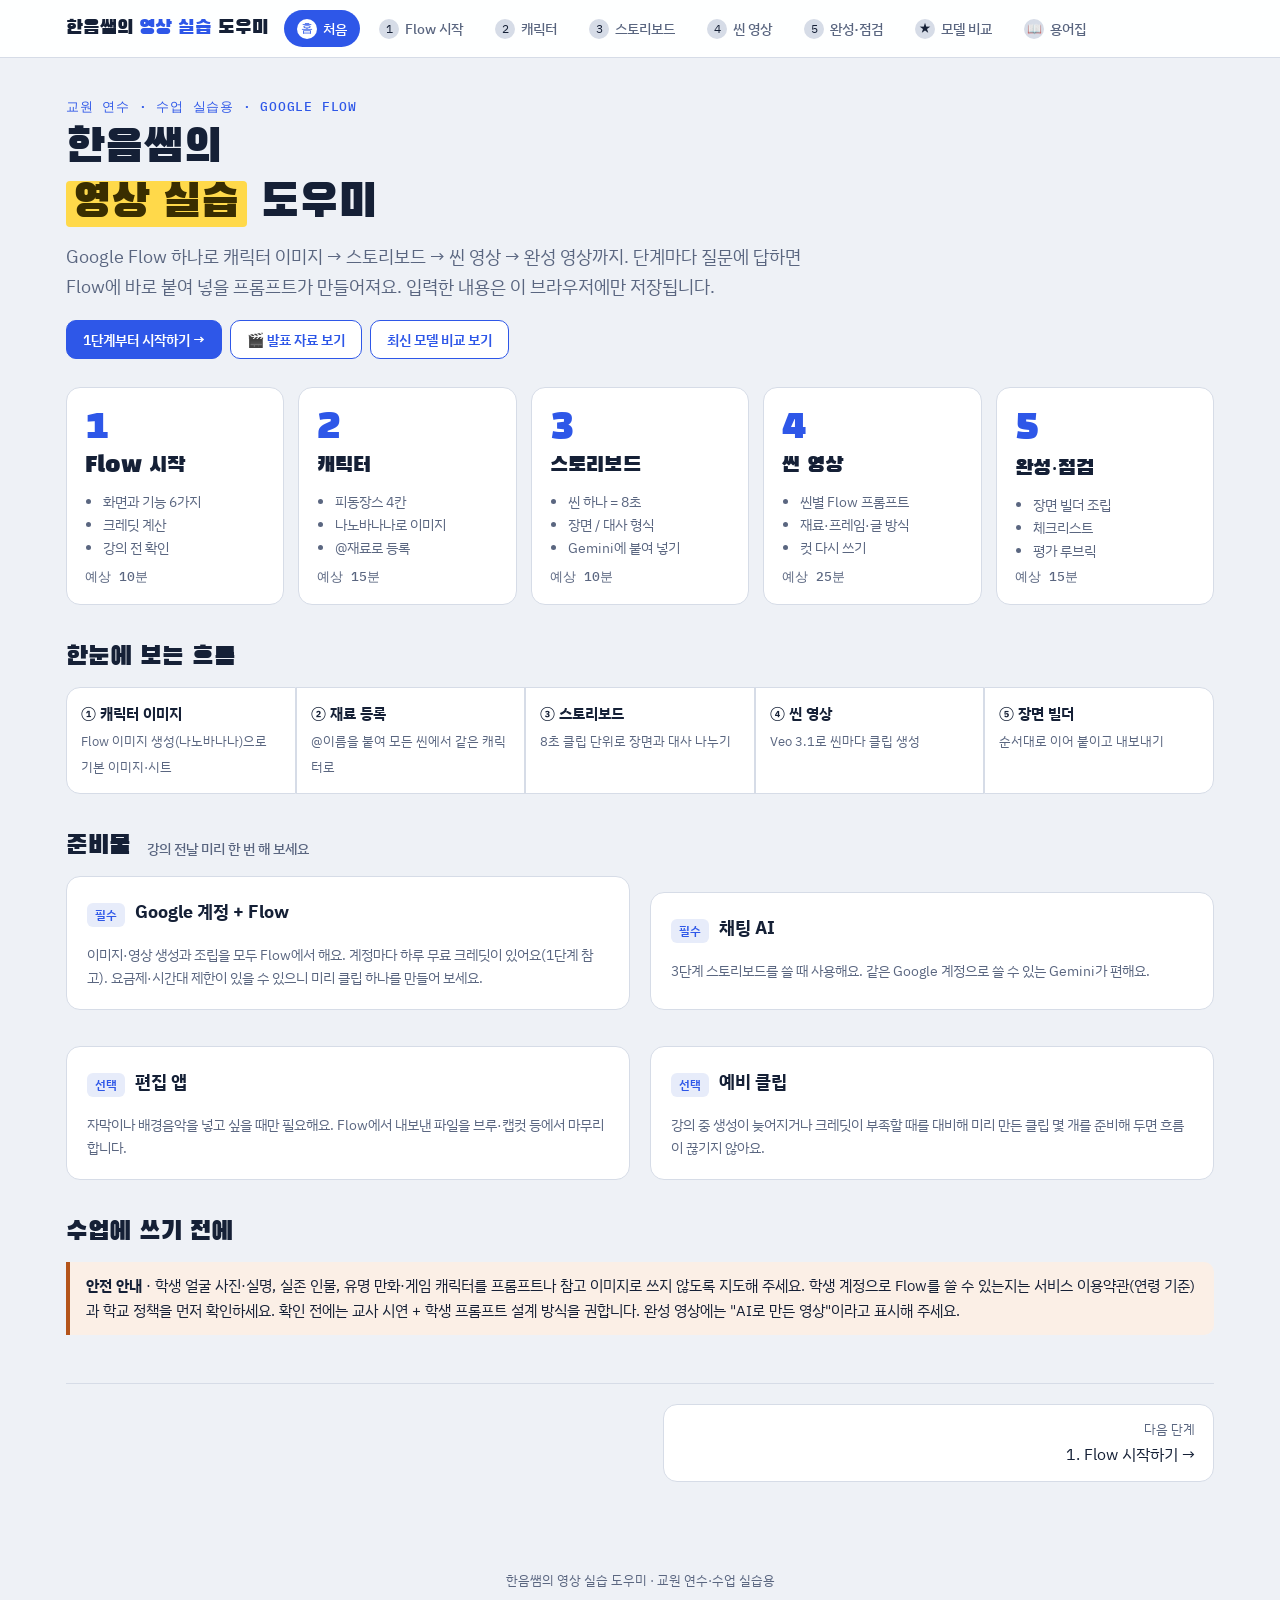
<file: index.html>
<!doctype html>
<html lang="ko">
<head>
<meta charset="utf-8">
<meta name="viewport" content="width=device-width,initial-scale=1">
<title>한음쌤의 영상 실습 도우미</title>
<meta name="description" content="Google Flow로 캐릭터부터 스토리보드, 씬 영상, 완성까지 따라 하는 AI 영상 실습 도우미">
<link rel="preconnect" href="https://fonts.googleapis.com">
<link rel="preconnect" href="https://fonts.gstatic.com" crossorigin>
<link rel="stylesheet" href="https://fonts.googleapis.com/css2?family=Black+Han+Sans&family=IBM+Plex+Sans+KR:wght@400;500;700&family=IBM+Plex+Mono:wght@400;500&display=swap">
<link rel="stylesheet" href="assets/guide.css">
<style>
  .road{display:grid;grid-template-columns:repeat(5,minmax(0,1fr));gap:14px;margin-top:20px}
  @media (max-width:1000px){.road{grid-template-columns:repeat(3,minmax(0,1fr))}}
  @media (max-width:720px){.road{grid-template-columns:repeat(2,minmax(0,1fr))}}
  @media (max-width:520px){.road{grid-template-columns:minmax(0,1fr)}}
  .road a{display:flex;flex-direction:column;gap:6px;text-decoration:none;color:var(--ink);background:var(--surface);border:1px solid var(--line);border-radius:var(--r);padding:18px;transition:transform .15s,border-color .15s}
  .road a:hover{transform:translateY(-2px);border-color:var(--accent)}
  .road .big{font:400 40px/1 var(--f-display);color:var(--accent)}
  .road .t{font:400 22px var(--f-display)}
  .road ul{margin:4px 0 0;padding-left:18px;font-size:14px;color:var(--muted)}
  .road .time{margin-top:auto;font:500 13px var(--f-mono);color:var(--muted)}
  .pipe{display:flex;align-items:stretch;gap:0;flex-wrap:wrap;margin-top:12px}
  .pipe div{flex:1 1 150px;background:var(--surface);border:1px solid var(--line);padding:14px;position:relative}
  .pipe div:first-child{border-radius:var(--r) 0 0 var(--r)}
  .pipe div:last-child{border-radius:0 var(--r) var(--r) 0}
  .pipe b{display:block;font-size:15px}
  .pipe span{font-size:13px;color:var(--muted)}
  @media (max-width:760px){.pipe div,.pipe div:first-child,.pipe div:last-child{border-radius:10px;margin-bottom:6px}}
</style>
</head>
<body>
<div id="topbar"></div>

<main class="wrap">
  <div class="hero">
    <div class="eyebrow">교원 연수 · 수업 실습용 · Google Flow</div>
    <h1>한음쌤의<br><mark>영상 실습</mark> 도우미</h1>
    <p class="lede">Google Flow 하나로 캐릭터 이미지 → 스토리보드 → 씬 영상 → 완성 영상까지. 단계마다 질문에 답하면 Flow에 바로 붙여 넣을 프롬프트가 만들어져요. 입력한 내용은 이 브라우저에만 저장됩니다.</p>
    <div class="row" style="margin-top:18px">
      <a class="btn" href="flow.html">1단계부터 시작하기 →</a>
      <a class="btn ghost" href="slides.html">🎬 발표 자료 보기</a>
      <a class="btn ghost" href="models.html">최신 모델 비교 보기</a>
    </div>
  </div>

  <nav class="road" aria-label="제작 단계">
    <a href="flow.html">
      <span class="big">1</span><span class="t">Flow 시작</span>
      <ul><li>화면과 기능 6가지</li><li>크레딧 계산</li><li>강의 전 확인</li></ul>
      <span class="time">예상 10분</span>
    </a>
    <a href="character.html">
      <span class="big">2</span><span class="t">캐릭터</span>
      <ul><li>피동장스 4칸</li><li>나노바나나로 이미지</li><li>@재료로 등록</li></ul>
      <span class="time">예상 15분</span>
    </a>
    <a href="story.html">
      <span class="big">3</span><span class="t">스토리보드</span>
      <ul><li>씬 하나 = 8초</li><li>장면 / 대사 형식</li><li>Gemini에 붙여 넣기</li></ul>
      <span class="time">예상 10분</span>
    </a>
    <a href="scenes.html">
      <span class="big">4</span><span class="t">씬 영상</span>
      <ul><li>씬별 Flow 프롬프트</li><li>재료·프레임·글 방식</li><li>컷 다시 쓰기</li></ul>
      <span class="time">예상 25분</span>
    </a>
    <a href="finish.html">
      <span class="big">5</span><span class="t">완성·점검</span>
      <ul><li>장면 빌더 조립</li><li>체크리스트</li><li>평가 루브릭</li></ul>
      <span class="time">예상 15분</span>
    </a>
  </nav>

  <section>
    <h2>한눈에 보는 흐름</h2>
    <div class="pipe">
      <div><b>① 캐릭터 이미지</b><span>Flow 이미지 생성(나노바나나)으로 기본 이미지·시트</span></div>
      <div><b>② 재료 등록</b><span>@이름을 붙여 모든 씬에서 같은 캐릭터로</span></div>
      <div><b>③ 스토리보드</b><span>8초 클립 단위로 장면과 대사 나누기</span></div>
      <div><b>④ 씬 영상</b><span>Veo 3.1로 씬마다 클립 생성</span></div>
      <div><b>⑤ 장면 빌더</b><span>순서대로 이어 붙이고 내보내기</span></div>
    </div>
  </section>

  <section id="prepare">
    <h2>준비물 <small>강의 전날 미리 한 번 해 보세요</small></h2>
    <div class="grid2">
      <div class="card">
        <div class="card-title"><span class="tag">필수</span><h3>Google 계정 + Flow</h3></div>
        <p class="small muted" style="margin:0">이미지·영상 생성과 조립을 모두 Flow에서 해요. 계정마다 하루 무료 크레딧이 있어요(1단계 참고). 요금제·시간대 제한이 있을 수 있으니 미리 클립 하나를 만들어 보세요.</p>
      </div>
      <div class="card">
        <div class="card-title"><span class="tag">필수</span><h3>채팅 AI</h3></div>
        <p class="small muted" style="margin:0">3단계 스토리보드를 쓸 때 사용해요. 같은 Google 계정으로 쓸 수 있는 Gemini가 편해요.</p>
      </div>
      <div class="card">
        <div class="card-title"><span class="tag">선택</span><h3>편집 앱</h3></div>
        <p class="small muted" style="margin:0">자막이나 배경음악을 넣고 싶을 때만 필요해요. Flow에서 내보낸 파일을 브루·캡컷 등에서 마무리합니다.</p>
      </div>
      <div class="card">
        <div class="card-title"><span class="tag">선택</span><h3>예비 클립</h3></div>
        <p class="small muted" style="margin:0">강의 중 생성이 늦어지거나 크레딧이 부족할 때를 대비해 미리 만든 클립 몇 개를 준비해 두면 흐름이 끊기지 않아요.</p>
      </div>
    </div>
  </section>

  <section>
    <h2>수업에 쓰기 전에</h2>
    <div class="note warn">
      <b>안전 안내</b> · 학생 얼굴 사진·실명, 실존 인물, 유명 만화·게임 캐릭터를 프롬프트나 참고 이미지로 쓰지 않도록 지도해 주세요. 학생 계정으로 Flow를 쓸 수 있는지는 서비스 이용약관(연령 기준)과 학교 정책을 먼저 확인하세요. 확인 전에는 교사 시연 + 학생 프롬프트 설계 방식을 권합니다. 완성 영상에는 "AI로 만든 영상"이라고 표시해 주세요.
    </div>
  </section>

  <div class="pager"><span></span><a class="next" href="flow.html"><small>다음 단계</small>1. Flow 시작하기 →</a></div>
</main>

<footer>한음쌤의 영상 실습 도우미 · 교원 연수·수업 실습용</footer>
<script src="assets/guide.js"></script>
</body>
</html>
</file>
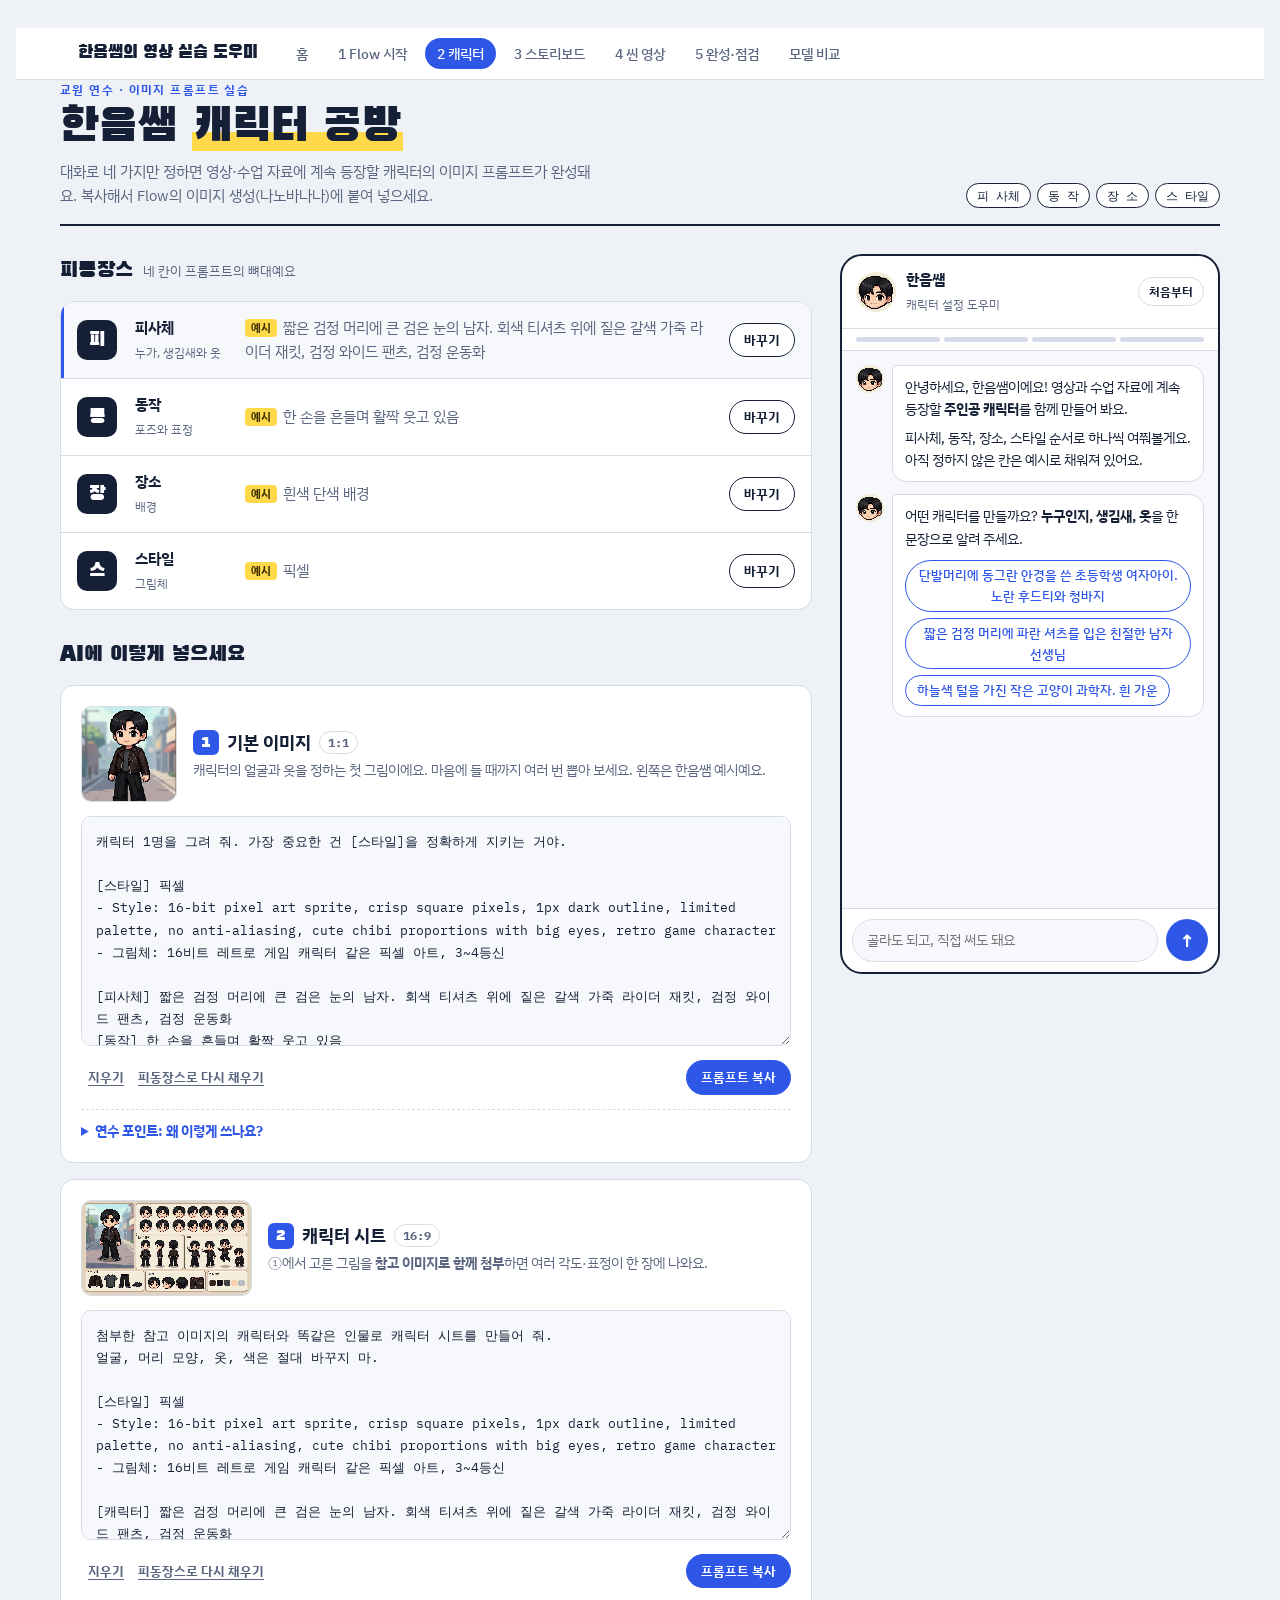
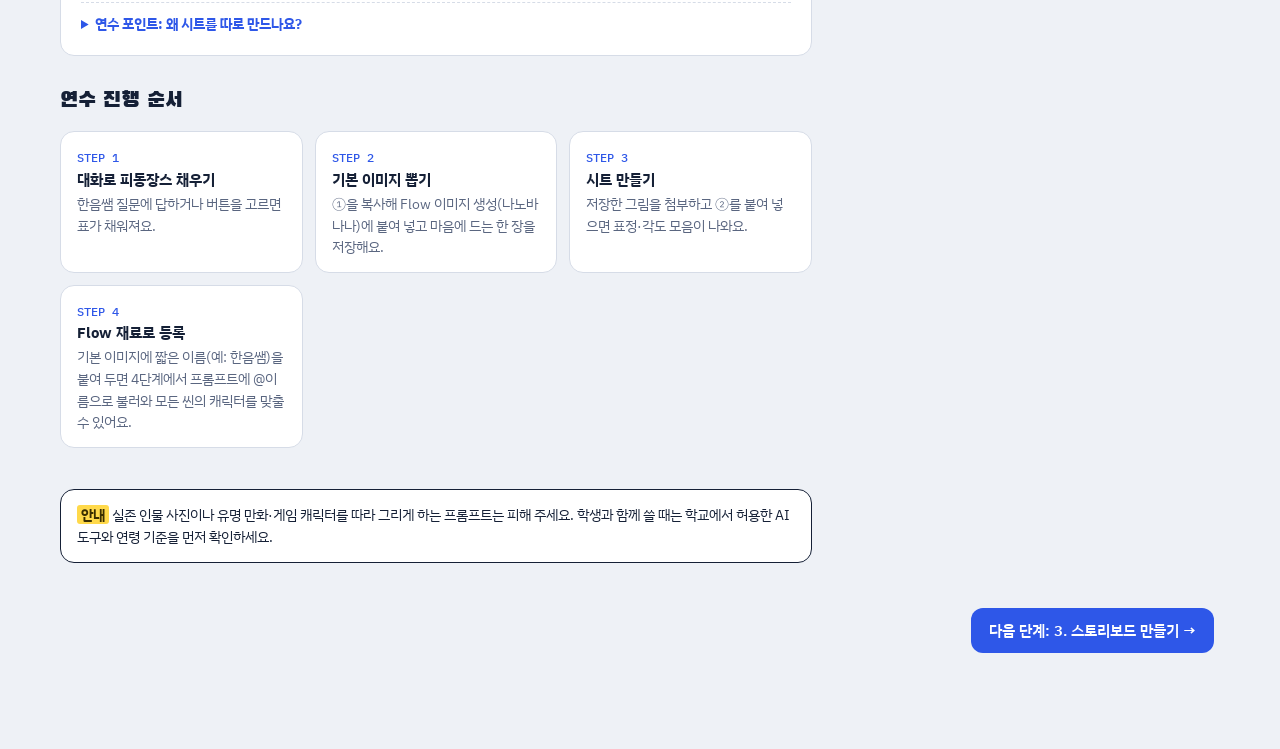
<file: character.html>
<!doctype html><html><head><meta charset=utf8><meta name=viewport content="width=device-width,initial-scale=1,viewport-fit=cover"><style>:root{color-scheme:light;box-sizing:border-box;padding-top:env(safe-area-inset-top,0px);padding-bottom:env(safe-area-inset-bottom,0px)}html{scroll-padding-top:env(safe-area-inset-top,0px)}body{margin:0;padding:0;font:14px -apple-system,BlinkMacSystemFont,sans-serif;background:#fff;color:#000}img{max-width:100%}[hidden]:not([hidden=until-found i]){display:none!important}</style></head><body>
<style>
.vg-bar{position:sticky;top:0;z-index:50;background:rgba(255,255,255,.95);border-bottom:1px solid #D6DCE7;font:14px "IBM Plex Sans KR",system-ui,sans-serif}
.vg-in{max-width:1180px;margin:0 auto;padding:8px 16px;display:flex;gap:6px;flex-wrap:wrap;align-items:center}
.vg-in a{padding:6px 12px;border-radius:999px;color:#5A6680;text-decoration:none;font-weight:500}
.vg-in a:hover{background:#F6F8FB}
.vg-in a.on{background:#2E57E8;color:#fff}
.vg-in .vg-brand{font-family:"Black Han Sans",sans-serif;font-weight:400;font-size:18px;color:#152036;margin-right:8px}
.vg-next{display:block;max-width:1180px;margin:32px auto 48px;padding:0 16px;text-align:right}
.vg-next a{display:inline-block;padding:12px 18px;border-radius:12px;background:#2E57E8;color:#fff;text-decoration:none;font:600 15px "IBM Plex Sans KR",sans-serif}
</style>
<nav class="vg-bar" aria-label="제작 단계"><div class="vg-in">
<a class="vg-brand" href="index.html">한음쌤의 영상 실습 도우미</a>
<a href="index.html">홈</a><a href="flow.html">1 Flow 시작</a><a class="on" href="character.html" aria-current="page">2 캐릭터</a><a href="story.html">3 스토리보드</a><a href="scenes.html">4 씬 영상</a><a href="finish.html">5 완성·점검</a><a href="models.html">모델 비교</a>
</div></nav>

<title>한음쌤 캐릭터 공방</title>
<meta name="claude:viewport-fit-sides" content="cover">
<link rel="preconnect" href="https://fonts.googleapis.com">
<link rel="preconnect" href="https://fonts.gstatic.com" crossorigin>
<link rel="stylesheet" href="https://fonts.googleapis.com/css2?family=Black+Han+Sans&family=IBM+Plex+Sans+KR:wght@400;500;700&family=IBM+Plex+Mono:wght@400;500&display=swap">
<style>
/* Layout: 작업대(왼쪽, 피동장스 표 + 프롬프트 카드) | 한음쌤 대화 패널(오른쪽, sticky). 좁은 화면에서는 대화 → 작업대 순으로 쌓임 */
:root{
  --bg:#EEF1F6; --surface:#FFFFFF; --sunk:#F6F8FB; --ink:#152036; --muted:#5A6680; --line:#D6DCE7;
  --accent:#2E57E8; --accent-ink:#FFFFFF; --mark:#FFD94A; --mark-ink:#3A2E00; --ok:#1F8A5B;
  --bubble:#E7ECFA;
  --f-display:"Black Han Sans","IBM Plex Sans KR",system-ui,sans-serif;
  --f-body:"IBM Plex Sans KR","Apple SD Gothic Neo","Malgun Gothic",system-ui,sans-serif;
  --f-mono:"IBM Plex Mono",ui-monospace,"Malgun Gothic",monospace;
  --r:14px;
}
@media (prefers-color-scheme: dark){:root:not([data-theme="light"]){
  --bg:#0E1424; --surface:#172036; --sunk:#111A2D; --ink:#E6EBF5; --muted:#97A3BC; --line:#2A3550;
  --accent:#6F8DFF; --accent-ink:#0B1122; --mark:#F5CF3E; --mark-ink:#241C00; --ok:#4CC08A; --bubble:#22305A; color-scheme:dark}}
:root[data-theme="dark"]{
  --bg:#0E1424; --surface:#172036; --sunk:#111A2D; --ink:#E6EBF5; --muted:#97A3BC; --line:#2A3550;
  --accent:#6F8DFF; --accent-ink:#0B1122; --mark:#F5CF3E; --mark-ink:#241C00; --ok:#4CC08A; --bubble:#22305A; color-scheme:dark}

*{box-sizing:border-box}
body{background:var(--bg);color:var(--ink);font-family:var(--f-body);font-size:15px;line-height:1.6;
  padding-left:max(16px,env(safe-area-inset-left,0px));padding-right:max(16px,env(safe-area-inset-right,0px));padding-block:28px 48px}
.wrap{max-width:1160px;margin:0 auto;display:flex;flex-direction:column;gap:28px}
header{display:flex;flex-wrap:wrap;align-items:flex-end;justify-content:space-between;gap:12px;border-bottom:2px solid var(--ink);padding-bottom:16px}
.eyebrow{font-size:12px;letter-spacing:.12em;color:var(--accent);font-weight:700}
h1{font-family:var(--f-display);font-weight:400;font-size:clamp(30px,5vw,46px);line-height:1.1;margin:4px 0 6px;text-wrap:balance}
h1 mark{background:linear-gradient(transparent 58%,var(--mark) 58%);color:inherit;padding:0 2px}
.lede{margin:0;color:var(--muted);max-width:60ch}
.legend{display:flex;gap:6px;flex-wrap:wrap}
.legend span{font-family:var(--f-mono);font-size:12px;border:1.5px solid var(--ink);border-radius:999px;padding:2px 10px;background:var(--surface)}

.grid{display:grid;grid-template-columns:minmax(0,1fr) 380px;gap:28px;align-items:start}
.bench{display:flex;flex-direction:column;gap:28px;min-width:0}
h2{font-family:var(--f-display);font-weight:400;font-size:22px;margin:0 0 12px;display:flex;align-items:center;gap:10px}
h2 small{font-family:var(--f-body);font-size:13px;color:var(--muted);font-weight:400}

/* 피동장스 표 */
.table{background:var(--surface);border:1.5px solid var(--line);border-radius:var(--r);overflow:hidden}
.row{display:grid;grid-template-columns:44px 96px minmax(0,1fr) auto;gap:14px;align-items:center;padding:14px 16px;border-top:1px solid var(--line)}
.row:first-child{border-top:0}
.row.active{background:var(--sunk);box-shadow:inset 3px 0 0 var(--accent)}
.badge{width:40px;height:40px;border-radius:10px;background:var(--ink);color:var(--surface);display:grid;place-items:center;font-family:var(--f-display);font-size:20px}
.row b{display:block;font-size:15px}
.row .sub{font-size:12px;color:var(--muted)}
.val{font-weight:500;min-width:0;overflow-wrap:anywhere}
.val.empty{color:var(--muted);font-weight:400}
.val .ex{font-size:11px;font-weight:700;background:var(--mark);color:var(--mark-ink);border-radius:4px;padding:1px 6px;margin-right:6px;vertical-align:1px}

button{font:inherit;cursor:pointer;color:inherit}
.btn{border:1.5px solid var(--ink);background:var(--surface);border-radius:999px;padding:6px 14px;font-size:13px;font-weight:700;white-space:nowrap}
.btn:hover{background:var(--sunk)}
.btn.primary{background:var(--accent);border-color:var(--accent);color:var(--accent-ink)}
.btn.primary:hover{filter:brightness(1.08)}
.btn.ghost{border-color:transparent;background:transparent;text-decoration:underline;text-underline-offset:3px;color:var(--muted);padding:4px 6px}
.btn:focus-visible,.chip:focus-visible,textarea:focus-visible,input:focus-visible{outline:3px solid var(--mark);outline-offset:2px}

/* 프롬프트 카드 */
.card{background:var(--surface);border:1.5px solid var(--line);border-radius:var(--r);padding:20px;display:flex;flex-direction:column;gap:14px}
.card-head{display:flex;gap:16px;align-items:center;flex-wrap:wrap}
.frame{flex:none;border:1.5px solid var(--line);border-radius:10px;background:var(--sunk);object-fit:cover;image-rendering:pixelated;max-width:100%}
.frame.sq{width:96px;height:96px;object-position:50% 20%}
.frame.wide{width:171px;height:96px}
.card-head h3{margin:0;font-size:18px;display:flex;align-items:center;gap:8px;flex-wrap:wrap}
.num{font-family:var(--f-display);font-weight:400;background:var(--accent);color:var(--accent-ink);border-radius:6px;padding:0 8px;font-size:16px}
.ratio{font-family:var(--f-mono);font-size:12px;border:1px solid var(--line);border-radius:999px;padding:1px 8px;color:var(--muted)}
.card-head p{margin:2px 0 0;color:var(--muted);font-size:13.5px}
textarea{width:100%;min-height:230px;resize:vertical;font-family:var(--f-mono);font-size:13px;line-height:1.7;color:var(--ink);background:var(--sunk);border:1.5px solid var(--line);border-radius:10px;padding:14px}
.actions{display:flex;flex-wrap:wrap;justify-content:space-between;gap:8px;align-items:center}
.actions .r{display:flex;gap:8px;flex-wrap:wrap}
details.why{border-top:1px dashed var(--line);padding-top:10px;font-size:13.5px}
details.why summary{cursor:pointer;font-weight:700;color:var(--accent)}
details.why ul{margin:8px 0 0;padding-left:18px;color:var(--muted)}
details.why li{margin:4px 0}
details.why code{font-family:var(--f-mono);font-size:12px;background:var(--sunk);padding:1px 5px;border-radius:4px;color:var(--ink)}

/* 사용 순서 */
.steps{list-style:none;margin:0;padding:0;display:grid;grid-template-columns:repeat(3,minmax(0,1fr));gap:12px}
.steps li{background:var(--surface);border:1.5px solid var(--line);border-radius:var(--r);padding:14px 16px;font-size:13.5px;color:var(--muted)}
.steps li strong{display:block;color:var(--ink);font-size:14.5px;margin-bottom:2px}
.steps .n{font-family:var(--f-mono);font-size:12px;color:var(--accent);font-weight:500}
.note{background:var(--surface);border:1.5px solid var(--ink);border-radius:var(--r);padding:14px 16px;font-size:13.5px}
.note b{background:var(--mark);color:var(--mark-ink);padding:0 4px;border-radius:3px}

/* 대화 패널 */
.chat{position:sticky;top:max(16px,env(safe-area-inset-top,0px));background:var(--surface);border:2px solid var(--ink);border-radius:22px;display:flex;flex-direction:column;height:min(720px,calc(100vh - 40px));overflow:hidden}
.chat-top{display:flex;align-items:center;gap:10px;padding:12px 14px;border-bottom:1.5px solid var(--line)}
.chat-top .who{flex:1;min-width:0}
.chat-top strong{display:block;font-size:15px}
.chat-top span{font-size:12px;color:var(--muted)}
.avatar{width:40px;height:40px;flex:none;border-radius:50%;background:var(--bubble);overflow:hidden}
.avatar.sm{width:28px;height:28px}
.prog{display:flex;gap:4px;padding:8px 14px;border-bottom:1px solid var(--line)}
.prog i{flex:1;height:5px;border-radius:3px;background:var(--line)}
.prog i.on{background:var(--accent)}
.log{flex:1;overflow-y:auto;padding:14px;display:flex;flex-direction:column;gap:12px;background:var(--sunk)}
.msg{display:flex;gap:8px;align-items:flex-start;max-width:100%}
.msg .body{background:var(--surface);border:1px solid var(--line);border-radius:4px 14px 14px 14px;padding:10px 12px;font-size:14px;min-width:0}
.msg.me{justify-content:flex-end}
.msg.me .body{background:var(--accent);color:var(--accent-ink);border-color:var(--accent);border-radius:14px 4px 14px 14px}
.msg .body p{margin:0}
.msg .body p+p{margin-top:6px}
.chips{display:flex;flex-wrap:wrap;gap:6px;margin-top:10px}
.chip{border:1.5px solid var(--accent);color:var(--accent);background:transparent;border-radius:999px;padding:4px 11px;font-size:13px;font-weight:500}
.chip:hover{background:var(--bubble)}
.done-box{margin-top:10px;display:flex;flex-direction:column;gap:8px}
.done-box div{display:flex;align-items:center;justify-content:space-between;gap:8px;border:1px solid var(--line);border-radius:10px;padding:8px 10px;font-size:13px;font-weight:700}
.compose{display:flex;gap:8px;padding:10px;border-top:1.5px solid var(--line);padding-bottom:max(10px,env(safe-area-inset-bottom,0px))}
.compose input{flex:1;min-width:0;font:inherit;font-size:14px;border:1.5px solid var(--line);border-radius:999px;padding:9px 14px;background:var(--sunk);color:var(--ink)}
.send{width:42px;height:42px;border-radius:50%;border:0;background:var(--accent);color:var(--accent-ink);font-size:18px;font-weight:700;flex:none}
.icon-btn{border:1.5px solid var(--line);background:var(--surface);border-radius:999px;padding:4px 10px;font-size:12px;font-weight:700}

.toast{position:fixed;left:50%;bottom:calc(24px + env(safe-area-inset-bottom,0px));transform:translateX(-50%);background:var(--ink);color:var(--surface);padding:9px 16px;border-radius:999px;font-size:13.5px;font-weight:700;z-index:20}

@media (max-width:920px){
  .grid{grid-template-columns:minmax(0,1fr)}
  .chat{position:static;height:560px;order:-1}
  .steps{grid-template-columns:minmax(0,1fr)}
}
@media (max-width:520px){
  .row{grid-template-columns:40px minmax(0,1fr) auto;row-gap:4px}
  .row .lbl{grid-column:2}
  .row .val{grid-column:1 / -1;padding-left:54px}
  .row .btn{grid-row:1;grid-column:3}
}
@media (prefers-reduced-motion:no-preference){
  .msg{animation:pop .22s ease-out both}
  @keyframes pop{from{transform:translateY(6px);opacity:.4}to{transform:none;opacity:1}}
}
</style>

<div class="wrap">
  <header>
    <div>
      <div class="eyebrow">교원 연수 · 이미지 프롬프트 실습</div>
      <h1>한음쌤 <mark>캐릭터 공방</mark></h1>
      <p class="lede">대화로 네 가지만 정하면 영상·수업 자료에 계속 등장할 캐릭터의 이미지 프롬프트가 완성돼요. 복사해서 Flow의 이미지 생성(나노바나나)에 붙여 넣으세요.</p>
    </div>
    <div class="legend" aria-label="프롬프트 4요소"><span>피 사체</span><span>동 작</span><span>장 소</span><span>스 타일</span></div>
  </header>

  <div class="grid">
    <div class="bench">
      <section>
        <h2>피동장스 <small>네 칸이 프롬프트의 뼈대예요</small></h2>
        <div class="table" id="table"></div>
      </section>

      <section>
        <h2>AI에 이렇게 넣으세요</h2>
        <div style="display:flex;flex-direction:column;gap:16px">
          <article class="card" id="card-base">
            <div class="card-head">
              <img class="frame sq" src="[data-uri]" alt="기본 이미지 예시: 픽셀 아트 한음쌤 전신">
              <div>
                <h3><span class="num">1</span>기본 이미지 <span class="ratio">1:1</span></h3>
                <p>캐릭터의 얼굴과 옷을 정하는 첫 그림이에요. 마음에 들 때까지 여러 번 뽑아 보세요. 왼쪽은 한음쌤 예시예요.</p>
              </div>
            </div>
            <textarea id="p-base" aria-label="기본 이미지 프롬프트" spellcheck="false"></textarea>
            <div class="actions">
              <div><button class="btn ghost" data-clear="base">지우기</button><button class="btn ghost" data-refill="base">피동장스로 다시 채우기</button></div>
              <div class="r"><button class="btn primary" data-copy="base">프롬프트 복사</button></div>
            </div>
            <details class="why">
              <summary>연수 포인트: 왜 이렇게 쓰나요?</summary>
              <ul>
                <li><b>스타일을 맨 위에</b> 둡니다. 이미지 AI는 앞쪽 지시를 더 강하게 따라서 그림체가 흔들리지 않아요.</li>
                <li>스타일은 <code>Style:</code> 영어 키워드와 한국어 설명을 함께 적어요. 영어 화풍 용어가 결과를 더 안정적으로 묶어 줍니다.</li>
                <li><b>캐릭터 1명·전신·가운데</b>를 명시하면 다음 단계(시트)의 참고 이미지로 쓰기 좋아요.</li>
                <li>"글자·로고 넣지 않기" 같은 <b>하지 말 것</b>도 한 줄로 적어 두세요.</li>
              </ul>
            </details>
          </article>

          <article class="card" id="card-sheet">
            <div class="card-head">
              <img class="frame wide" src="[data-uri]" alt="캐릭터 시트 예시: 표정, 턴어라운드, 포즈, 의상">
              <div>
                <h3><span class="num">2</span>캐릭터 시트 <span class="ratio">16:9</span></h3>
                <p>①에서 고른 그림을 <b>참고 이미지로 함께 첨부</b>하면 여러 각도·표정이 한 장에 나와요.</p>
              </div>
            </div>
            <textarea id="p-sheet" aria-label="캐릭터 시트 프롬프트" spellcheck="false"></textarea>
            <div class="actions">
              <div><button class="btn ghost" data-clear="sheet">지우기</button><button class="btn ghost" data-refill="sheet">피동장스로 다시 채우기</button></div>
              <div class="r"><button class="btn primary" data-copy="sheet">프롬프트 복사</button></div>
            </div>
            <details class="why">
              <summary>연수 포인트: 왜 시트를 따로 만드나요?</summary>
              <ul>
                <li>영상이나 슬라이드에 같은 캐릭터를 여러 장면에 넣으려면 <b>일관성</b>이 가장 중요해요. 시트가 그 기준표 역할을 합니다.</li>
                <li>"얼굴·머리·옷·색은 바꾸지 마"처럼 <b>고정할 것</b>을 먼저 말하고, 그다음 칸 구성을 번호로 지시해요.</li>
                <li>칸 구성을 번호 목록으로 쓰면 AI가 배치를 빠뜨리는 일이 줄어요.</li>
              </ul>
            </details>
          </article>
        </div>
      </section>

      <section>
        <h2>연수 진행 순서</h2>
        <ol class="steps">
          <li><span class="n">STEP 1</span><strong>대화로 피동장스 채우기</strong>한음쌤 질문에 답하거나 버튼을 고르면 표가 채워져요.</li>
          <li><span class="n">STEP 2</span><strong>기본 이미지 뽑기</strong>①을 복사해 Flow 이미지 생성(나노바나나)에 붙여 넣고 마음에 드는 한 장을 저장해요.</li>
          <li><span class="n">STEP 3</span><strong>시트 만들기</strong>저장한 그림을 첨부하고 ②를 붙여 넣으면 표정·각도 모음이 나와요.</li>
          <li><span class="n">STEP 4</span><strong>Flow 재료로 등록</strong>기본 이미지에 짧은 이름(예: 한음쌤)을 붙여 두면 4단계에서 프롬프트에 @이름으로 불러와 모든 씬의 캐릭터를 맞출 수 있어요.</li>
        </ol>
      </section>

      <p class="note"><b>안내</b> 실존 인물 사진이나 유명 만화·게임 캐릭터를 따라 그리게 하는 프롬프트는 피해 주세요. 학생과 함께 쓸 때는 학교에서 허용한 AI 도구와 연령 기준을 먼저 확인하세요.</p>
    </div>

    <aside class="chat" aria-label="한음쌤과 대화">
      <div class="chat-top">
        <div class="avatar" data-avatar></div>
        <div class="who"><strong>한음쌤</strong><span>캐릭터 설정 도우미</span></div>
        <button class="icon-btn" id="reset">처음부터</button>
      </div>
      <div class="prog" id="prog"><i></i><i></i><i></i><i></i></div>
      <div class="log" id="log" aria-live="polite"></div>
      <form class="compose" id="compose">
        <input id="say" autocomplete="off" placeholder="골라도 되고, 직접 써도 돼요">
        <button class="send" aria-label="보내기">↑</button>
      </form>
    </aside>
  </div>
</div>
<div class="toast" id="toast" hidden></div>

<script>
/* ===== 1. 데이터: 스타일 사전 (영어 키워드 + 한국어 설명) ===== */
const STYLES = {
  "픽셀":        {en:"16-bit pixel art sprite, crisp square pixels, 1px dark outline, limited palette, no anti-aliasing, cute chibi proportions with big eyes, retro game character", ko:"16비트 레트로 게임 캐릭터 같은 픽셀 아트, 3~4등신"},
  "3D 클레이":   {en:"3D clay render, soft matte plasticine texture, rounded chunky shapes, soft studio lighting, cute toy-like proportions", ko:"말랑한 점토 인형 느낌의 3D, 둥글고 귀여운 비율"},
  "수채화 동화": {en:"soft watercolor children's picture book illustration, gentle paper texture, pastel washes, delicate pencil lines", ko:"그림책 삽화 같은 부드러운 수채화, 파스텔 톤"},
  "2D 애니":     {en:"clean 2D anime cel shading, bold clean line art, bright flat colors, expressive eyes", ko:"선이 깔끔한 2D 애니메이션 셀 채색"},
  "플랫 벡터":   {en:"flat vector illustration, simple geometric shapes, no gradients, clean edges, limited color palette", ko:"단순한 도형으로 만든 평면 벡터 일러스트, 그라데이션 없음"},
  "크레파스":    {en:"crayon drawing on paper, waxy texture, playful childlike strokes, bright colors", ko:"종이에 크레파스로 그린 듯한 아이 그림 느낌"}
};
const FIELDS = [
  {key:"subject", ch:"피", label:"피사체", sub:"누가, 생김새와 옷",
   ask:"어떤 캐릭터를 만들까요? <b>누구인지, 생김새, 옷</b>을 한 문장으로 알려 주세요.",
   chips:["단발머리에 동그란 안경을 쓴 초등학생 여자아이. 노란 후드티와 청바지","짧은 검정 머리에 파란 셔츠를 입은 친절한 남자 선생님","하늘색 털을 가진 작은 고양이 과학자. 흰 가운"]},
  {key:"action", ch:"동", label:"동작", sub:"포즈와 표정",
   ask:"좋아요! 캐릭터가 <b>무엇을 하고 있나요?</b> 표정도 함께 알려 주면 더 좋아요.",
   chips:["한 손을 흔들며 활짝 웃고 있음","엄지를 척 들고 자신 있게 웃음","책을 품에 안고 수줍게 미소 지음"]},
  {key:"place", ch:"장", label:"장소", sub:"배경",
   ask:"<b>배경</b>은 어디로 할까요? 캐릭터를 여러 장면에 다시 쓰려면 단색 배경이 편해요.",
   chips:["흰색 단색 배경","햇살이 드는 교실","별이 가득한 우주"]},
  {key:"style", ch:"스", label:"스타일", sub:"그림체",
   ask:"마지막! <b>그림체</b>를 골라 주세요. 스타일이 프롬프트의 맨 앞에 들어가요.",
   chips:Object.keys(STYLES)}
];
const EXAMPLE = {subject:"짧은 검정 머리에 큰 검은 눈의 남자. 회색 티셔츠 위에 짙은 갈색 가죽 라이더 재킷, 검정 와이드 팬츠, 검정 운동화", action:"한 손을 흔들며 활짝 웃고 있음", place:"흰색 단색 배경", style:"픽셀"};

/* ===== 2. 프롬프트 조립 ===== */
function styleBlock(s){
  const st = STYLES[s];
  return st ? `[스타일] ${s}\n- Style: ${st.en}\n- 그림체: ${st.ko}` : `[스타일] ${s}`;
}
function buildBase(v){
  return `캐릭터 1명을 그려 줘. 가장 중요한 건 [스타일]을 정확하게 지키는 거야.

${styleBlock(v.style)}

[피사체] ${v.subject}
[동작] ${v.action}
[장소] ${v.place}

[구도] 정사각형 1:1. 머리부터 발끝까지 전신이 프레임 안에 모두 보이게, 캐릭터는 가운데.
[주의] 글자, 로고, 워터마크는 넣지 마. 캐릭터는 1명만.`;
}
function buildSheet(v){
  return `첨부한 참고 이미지의 캐릭터와 똑같은 인물로 캐릭터 시트를 만들어 줘.
얼굴, 머리 모양, 옷, 색은 절대 바꾸지 마.

${styleBlock(v.style)}

[캐릭터] ${v.subject}

[구성] 16:9 가로 한 장, 흰 배경, 칸을 나눠서 배치:
1. 왼쪽 큰 칸: 기본 전신 정면 (참고 이미지와 같은 모습)
2. 위쪽 가운데~오른쪽: 얼굴 클로즈업 표정 8개를 2줄로 - 기본 미소, 활짝 웃음, 신남, 놀람, 고민, 부끄러움, 속상함, 장난스러운 윙크
3. 가운데 줄: 턴어라운드 - 전신 정면, 옆모습, 뒷모습 3개를 같은 크기, 같은 바닥선에
4. 오른쪽 아래: 동작 포즈 4개 - "${v.action}" 포함, 걷기, 가리키며 설명하기, 점프
5. 아래 줄: 의상·소품 칸 - 입고 있는 옷, 신발, 소품을 하나씩 따로 그리기

[주의] 모든 칸에서 같은 캐릭터, 같은 비율. 칸 사이 여백은 넉넉하게. 글자는 넣지 마.`;
}

/* ===== 3. 상태 ===== */
const KEY = "jinseong-char-workshop-v1";
let state = {values:{}, step:0, editing:null, log:[]};
function save(){ try{ localStorage.setItem(KEY, JSON.stringify(state)); }catch(e){} }
function load(){ try{ const s = JSON.parse(localStorage.getItem(KEY)); if(s && s.values) state = s; }catch(e){} }
const filled = () => FIELDS.every(f => state.values[f.key]);
const current = () => FIELDS.reduce((o,f)=>(o[f.key]=state.values[f.key]||EXAMPLE[f.key],o),{});

/* ===== 4. 화면 그리기 ===== */
const AVATAR = `<img src="[data-uri]" alt="" width="100%" height="100%" style="object-fit:cover;image-rendering:pixelated">`;
const $ = s => document.querySelector(s);
const esc = t => String(t).replace(/[&<>"]/g, c => ({"&":"&amp;","<":"&lt;",">":"&gt;",'"':"&quot;"}[c]));

function renderTable(){
  const active = state.editing ?? (state.step < FIELDS.length ? FIELDS[state.step].key : null);
  $("#table").innerHTML = FIELDS.map(f=>{
    const v = state.values[f.key];
    const shown = v ? esc(v) : `<span class="ex">예시</span>${esc(EXAMPLE[f.key])}`;
    return `<div class="row ${active===f.key?'active':''}">
      <div class="badge">${f.ch}</div>
      <div class="lbl"><b>${f.label}</b><span class="sub">${f.sub}</span></div>
      <div class="val ${v?'':'empty'}">${shown}</div>
      <button class="btn" data-edit="${f.key}">바꾸기</button></div>`;
  }).join("");
}
function renderPrompts(force){
  const v = current();
  ["base","sheet"].forEach(k=>{
    const ta = $("#p-"+k);
    if(force===k || force===true || !ta.dataset.touched) ta.value = k==="base" ? buildBase(v) : buildSheet(v);
  });
}
function renderProgress(){
  document.querySelectorAll("#prog i").forEach((el,i)=>el.classList.toggle("on", !!state.values[FIELDS[i].key]));
}
function renderLog(){
  const log = $("#log");
  log.innerHTML = state.log.map((m,i)=>{
    if(m.me) return `<div class="msg me"><div class="body"><p>${esc(m.text)}</p></div></div>`;
    const last = i === state.log.length-1;
    let extra = "";
    if(last && m.chips) extra = `<div class="chips">${m.chips.map(c=>`<button class="chip" data-pick="${esc(c)}">${esc(c)}</button>`).join("")}</div>`;
    if(m.done) extra = `<div class="done-box"><div>① 기본 이미지<button class="btn primary" data-copy="base">복사</button></div><div>② 캐릭터 시트<button class="btn primary" data-copy="sheet">복사</button></div></div>`;
    return `<div class="msg"><div class="avatar sm">${AVATAR}</div><div class="body">${m.html}${extra}</div></div>`;
  }).join("");
  log.scrollTop = log.scrollHeight;
}
function renderAll(){ renderTable(); renderPrompts(); renderProgress(); renderLog(); save(); }

/* ===== 5. 대화 흐름 ===== */
function bot(html, opts={}){ state.log.push({html, ...opts}); }
function askField(key, again){
  const f = FIELDS.find(x=>x.key===key);
  bot(`<p>${again ? `<b>${f.label}</b>을(를) 다시 정해 볼게요. ` : ""}${f.ask}</p>`, {chips:f.chips});
}
function finish(){
  bot(`<p>캐릭터 설정 완성! 아래에서 복사해 이미지 AI에 붙여 넣으세요.</p><p>②는 ①로 뽑은 그림을 <b>참고 이미지로 첨부</b>한 뒤 넣어야 같은 캐릭터가 나와요. 바꾸고 싶은 건 왼쪽 표의 <b>바꾸기</b>를 누르세요.</p>`, {done:true});
}
function answer(text){
  text = text.trim(); if(!text) return;
  const key = state.editing ?? FIELDS[state.step]?.key;
  if(!key) return;
  state.log.push({me:true, text});
  state.values[key] = text;
  document.querySelectorAll("textarea").forEach(t=>delete t.dataset.touched);
  if(state.editing){ state.editing = null; }
  else { state.step++; }
  const next = FIELDS.find(f=>!state.values[f.key]);
  if(next){ state.step = FIELDS.indexOf(next); askField(next.key); }
  else { state.step = FIELDS.length; finish(); }
  renderAll();
}
function start(){
  state = {values:{}, step:0, editing:null, log:[]};
  bot(`<p>안녕하세요, 한음쌤이에요! 영상과 수업 자료에 계속 등장할 <b>주인공 캐릭터</b>를 함께 만들어 봐요.</p><p>피사체, 동작, 장소, 스타일 순서로 하나씩 여쭤볼게요. 아직 정하지 않은 칸은 예시로 채워져 있어요.</p>`);
  askField("subject");
  document.querySelectorAll("textarea").forEach(t=>delete t.dataset.touched);
  renderAll();
}

/* ===== 6. 이벤트 ===== */
function toast(t){ const el=$("#toast"); el.textContent=t; el.hidden=false; clearTimeout(toast.t); toast.t=setTimeout(()=>el.hidden=true,1800); }
async function copy(k){
  const ta = $("#p-"+k);
  try{ await navigator.clipboard.writeText(ta.value); toast(k==="base"?"① 기본 이미지 프롬프트를 복사했어요":"② 캐릭터 시트 프롬프트를 복사했어요"); }
  catch(e){ ta.focus(); ta.select(); toast("선택해 두었어요. Ctrl+C로 복사하세요"); }
}
document.addEventListener("click", e=>{
  const b = e.target.closest("button"); if(!b) return;
  if(b.dataset.pick){ answer(b.dataset.pick); }
  else if(b.dataset.copy){ copy(b.dataset.copy); }
  else if(b.dataset.edit){
    state.editing = b.dataset.edit; askField(b.dataset.edit, true); renderAll();
    if(matchMedia("(max-width:920px)").matches) $(".chat").scrollIntoView({behavior:"smooth"});
    $("#say").focus({preventScroll:true});
  }
  else if(b.dataset.clear){ const ta=$("#p-"+b.dataset.clear); ta.value=""; ta.dataset.touched="1"; ta.focus(); }
  else if(b.dataset.refill){ delete $("#p-"+b.dataset.refill).dataset.touched; renderPrompts(b.dataset.refill); toast("피동장스 내용으로 다시 채웠어요"); }
  else if(b.id==="reset"){ start(); }
});
document.querySelectorAll("textarea").forEach(t=>t.addEventListener("input",()=>t.dataset.touched="1"));
$("#compose").addEventListener("submit", e=>{ e.preventDefault(); const i=$("#say"); answer(i.value); i.value=""; });

document.querySelectorAll("[data-avatar]").forEach(el=>el.innerHTML=AVATAR);
load();
if(!state.log.length) start(); else renderAll();
</script>

<div class="vg-next"><a href="story.html">다음 단계: 3. 스토리보드 만들기 →</a></div>
</body></html>
</file>
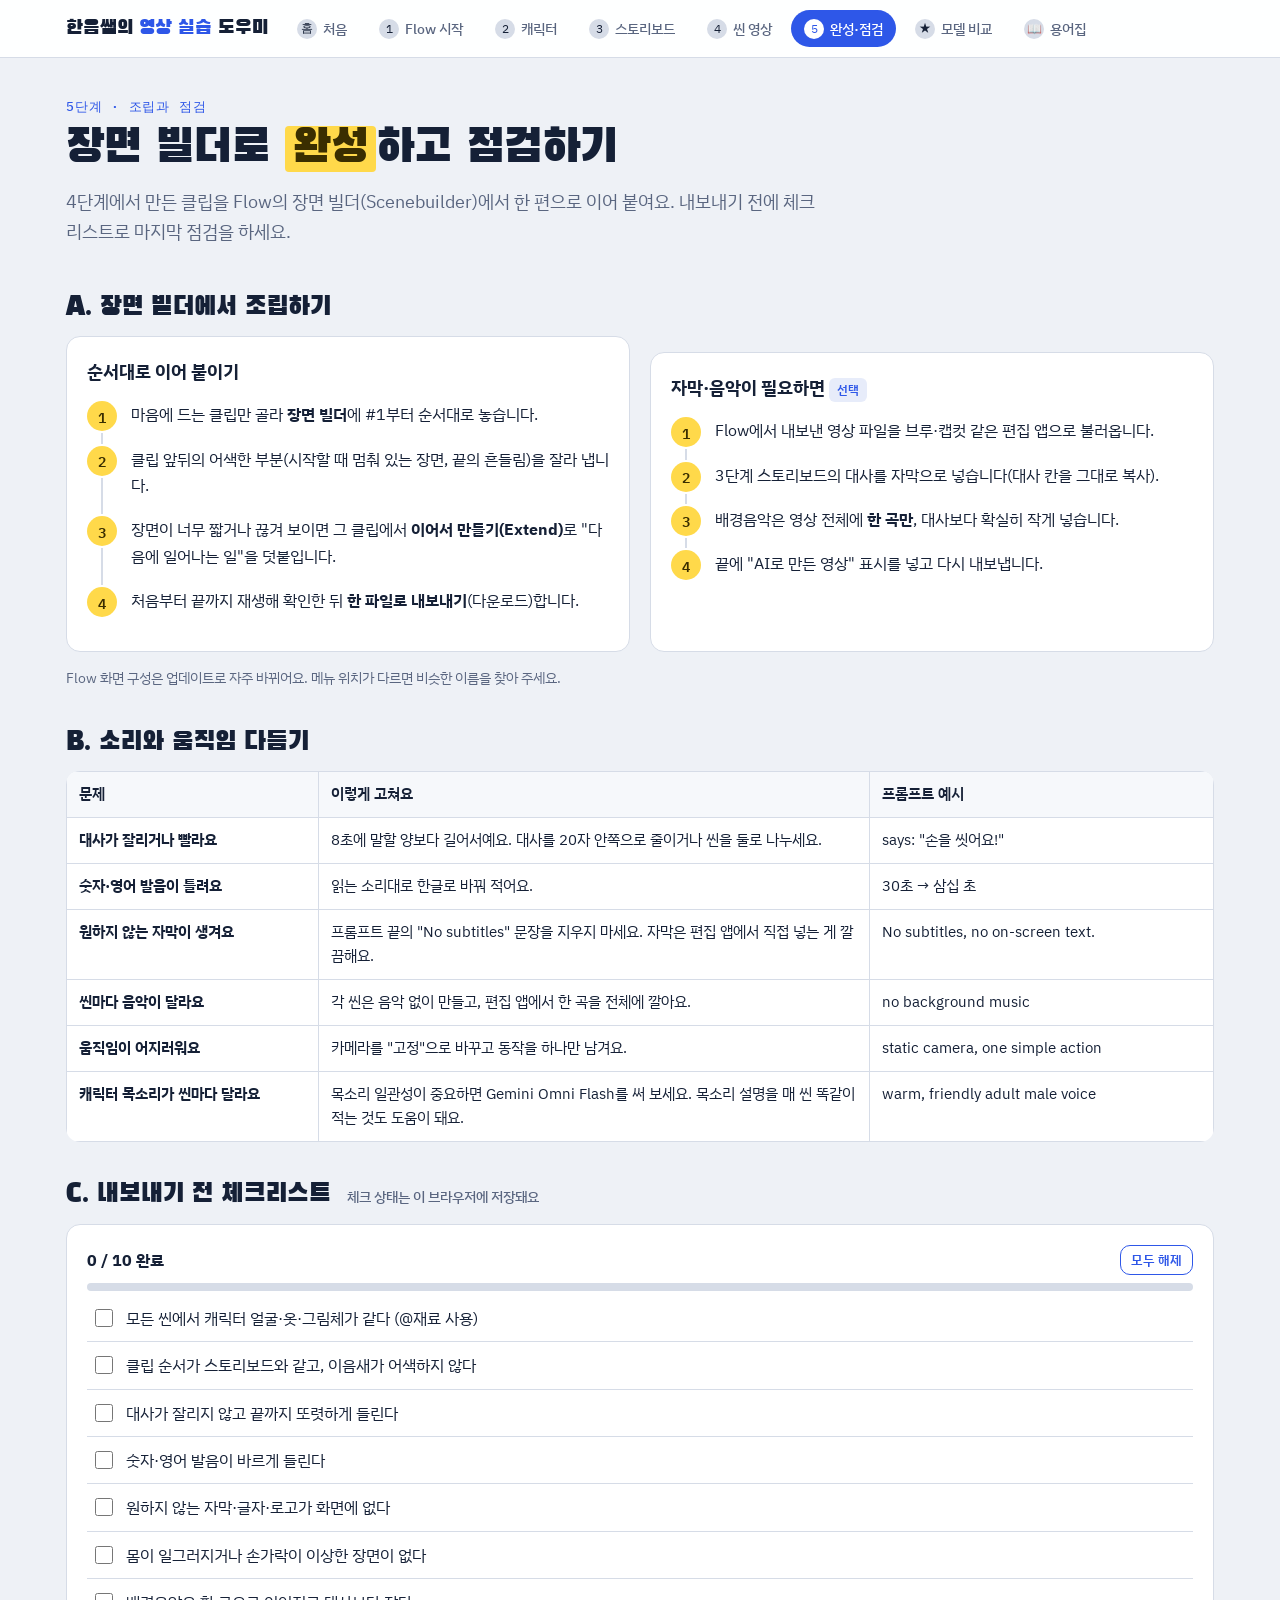
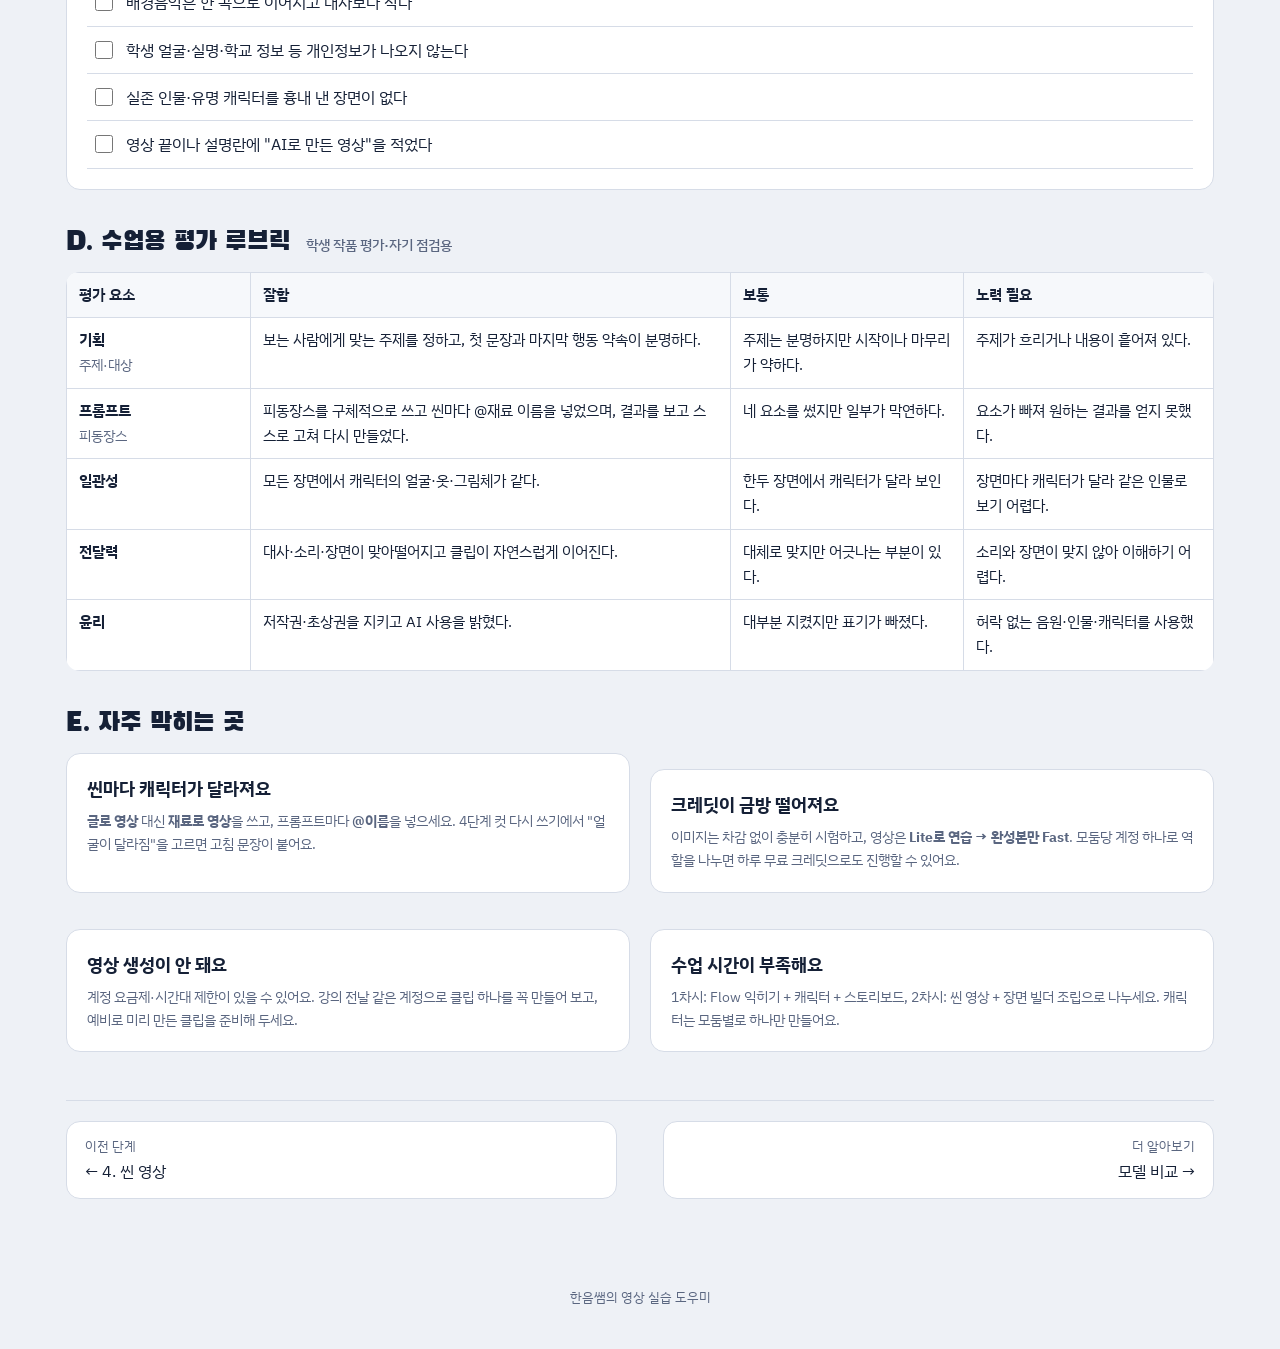
<file: finish.html>
<!doctype html>
<html lang="ko">
<head>
<meta charset="utf-8">
<meta name="viewport" content="width=device-width,initial-scale=1">
<title>완성과 점검</title>
<link rel="preconnect" href="https://fonts.googleapis.com">
<link rel="preconnect" href="https://fonts.gstatic.com" crossorigin>
<link rel="stylesheet" href="https://fonts.googleapis.com/css2?family=Black+Han+Sans&family=IBM+Plex+Sans+KR:wght@400;500;700&family=IBM+Plex+Mono:wght@400;500&display=swap">
<link rel="stylesheet" href="assets/guide.css">
</head>
<body>
<div id="topbar"></div>

<main class="wrap">
  <div class="hero">
    <div class="eyebrow">5단계 · 조립과 점검</div>
    <h1>장면 빌더로 <mark>완성</mark>하고 점검하기</h1>
    <p class="lede">4단계에서 만든 클립을 Flow의 장면 빌더(Scenebuilder)에서 한 편으로 이어 붙여요. 내보내기 전에 체크리스트로 마지막 점검을 하세요.</p>
  </div>

  <section>
    <h2>A. 장면 빌더에서 조립하기</h2>
    <div class="grid2">
      <div class="card">
        <h3>순서대로 이어 붙이기</h3>
        <ol class="flow" style="margin-top:14px">
          <li>마음에 드는 클립만 골라 <b>장면 빌더</b>에 #1부터 순서대로 놓습니다.</li>
          <li>클립 앞뒤의 어색한 부분(시작할 때 멈춰 있는 장면, 끝의 흔들림)을 잘라 냅니다.</li>
          <li>장면이 너무 짧거나 끊겨 보이면 그 클립에서 <b>이어서 만들기(Extend)</b>로 "다음에 일어나는 일"을 덧붙입니다.</li>
          <li>처음부터 끝까지 재생해 확인한 뒤 <b>한 파일로 내보내기</b>(다운로드)합니다.</li>
        </ol>
      </div>
      <div class="card">
        <h3>자막·음악이 필요하면 <span class="tag">선택</span></h3>
        <ol class="flow" style="margin-top:14px">
          <li>Flow에서 내보낸 영상 파일을 브루·캡컷 같은 편집 앱으로 불러옵니다.</li>
          <li>3단계 스토리보드의 대사를 자막으로 넣습니다(대사 칸을 그대로 복사).</li>
          <li>배경음악은 영상 전체에 <b>한 곡만</b>, 대사보다 확실히 작게 넣습니다.</li>
          <li>끝에 "AI로 만든 영상" 표시를 넣고 다시 내보냅니다.</li>
        </ol>
      </div>
    </div>
    <p class="small muted">Flow 화면 구성은 업데이트로 자주 바뀌어요. 메뉴 위치가 다르면 비슷한 이름을 찾아 주세요.</p>
  </section>

  <section>
    <h2>B. 소리와 움직임 다듬기</h2>
    <div class="tbl-wrap">
      <table class="tbl">
        <thead><tr><th style="width:22%">문제</th><th>이렇게 고쳐요</th><th style="width:30%">프롬프트 예시</th></tr></thead>
        <tbody>
          <tr><td><b>대사가 잘리거나 빨라요</b></td><td>8초에 말할 양보다 길어서예요. 대사를 20자 안쪽으로 줄이거나 씬을 둘로 나누세요.</td><td>says: "손을 씻어요!"</td></tr>
          <tr><td><b>숫자·영어 발음이 틀려요</b></td><td>읽는 소리대로 한글로 바꿔 적어요.</td><td>30초 → 삼십 초</td></tr>
          <tr><td><b>원하지 않는 자막이 생겨요</b></td><td>프롬프트 끝의 "No subtitles" 문장을 지우지 마세요. 자막은 편집 앱에서 직접 넣는 게 깔끔해요.</td><td>No subtitles, no on-screen text.</td></tr>
          <tr><td><b>씬마다 음악이 달라요</b></td><td>각 씬은 음악 없이 만들고, 편집 앱에서 한 곡을 전체에 깔아요.</td><td>no background music</td></tr>
          <tr><td><b>움직임이 어지러워요</b></td><td>카메라를 "고정"으로 바꾸고 동작을 하나만 남겨요.</td><td>static camera, one simple action</td></tr>
          <tr><td><b>캐릭터 목소리가 씬마다 달라요</b></td><td>목소리 일관성이 중요하면 Gemini Omni Flash를 써 보세요. 목소리 설명을 매 씬 똑같이 적는 것도 도움이 돼요.</td><td>warm, friendly adult male voice</td></tr>
        </tbody>
      </table>
    </div>
  </section>

  <section>
    <h2>C. 내보내기 전 체크리스트 <small>체크 상태는 이 브라우저에 저장돼요</small></h2>
    <div class="card">
      <div class="row" style="justify-content:space-between"><b id="pct">0 / 0</b><button class="btn sm ghost" id="reset" type="button">모두 해제</button></div>
      <div class="progress"><i id="bar"></i></div>
      <ul class="check" id="check"></ul>
    </div>
  </section>

  <section>
    <h2>D. 수업용 평가 루브릭 <small>학생 작품 평가·자기 점검용</small></h2>
    <div class="tbl-wrap">
      <table class="tbl">
        <thead><tr><th style="width:16%">평가 요소</th><th>잘함</th><th>보통</th><th>노력 필요</th></tr></thead>
        <tbody>
          <tr><td><b>기획</b><br><span class="small muted">주제·대상</span></td><td>보는 사람에게 맞는 주제를 정하고, 첫 문장과 마지막 행동 약속이 분명하다.</td><td>주제는 분명하지만 시작이나 마무리가 약하다.</td><td>주제가 흐리거나 내용이 흩어져 있다.</td></tr>
          <tr><td><b>프롬프트</b><br><span class="small muted">피동장스</span></td><td>피동장스를 구체적으로 쓰고 씬마다 @재료 이름을 넣었으며, 결과를 보고 스스로 고쳐 다시 만들었다.</td><td>네 요소를 썼지만 일부가 막연하다.</td><td>요소가 빠져 원하는 결과를 얻지 못했다.</td></tr>
          <tr><td><b>일관성</b></td><td>모든 장면에서 캐릭터의 얼굴·옷·그림체가 같다.</td><td>한두 장면에서 캐릭터가 달라 보인다.</td><td>장면마다 캐릭터가 달라 같은 인물로 보기 어렵다.</td></tr>
          <tr><td><b>전달력</b></td><td>대사·소리·장면이 맞아떨어지고 클립이 자연스럽게 이어진다.</td><td>대체로 맞지만 어긋나는 부분이 있다.</td><td>소리와 장면이 맞지 않아 이해하기 어렵다.</td></tr>
          <tr><td><b>윤리</b></td><td>저작권·초상권을 지키고 AI 사용을 밝혔다.</td><td>대부분 지켰지만 표기가 빠졌다.</td><td>허락 없는 음원·인물·캐릭터를 사용했다.</td></tr>
        </tbody>
      </table>
    </div>
  </section>

  <section>
    <h2>E. 자주 막히는 곳</h2>
    <div class="grid2">
      <div class="card"><h3>씬마다 캐릭터가 달라져요</h3><p class="small muted" style="margin:0"><b>글로 영상</b> 대신 <b>재료로 영상</b>을 쓰고, 프롬프트마다 <b>@이름</b>을 넣으세요. 4단계 컷 다시 쓰기에서 "얼굴이 달라짐"을 고르면 고침 문장이 붙어요.</p></div>
      <div class="card"><h3>크레딧이 금방 떨어져요</h3><p class="small muted" style="margin:0">이미지는 차감 없이 충분히 시험하고, 영상은 <b>Lite로 연습 → 완성본만 Fast</b>. 모둠당 계정 하나로 역할을 나누면 하루 무료 크레딧으로도 진행할 수 있어요.</p></div>
      <div class="card"><h3>영상 생성이 안 돼요</h3><p class="small muted" style="margin:0">계정 요금제·시간대 제한이 있을 수 있어요. 강의 전날 같은 계정으로 클립 하나를 꼭 만들어 보고, 예비로 미리 만든 클립을 준비해 두세요.</p></div>
      <div class="card"><h3>수업 시간이 부족해요</h3><p class="small muted" style="margin:0">1차시: Flow 익히기 + 캐릭터 + 스토리보드, 2차시: 씬 영상 + 장면 빌더 조립으로 나누세요. 캐릭터는 모둠별로 하나만 만들어요.</p></div>
    </div>
  </section>

  <div class="pager">
    <a href="scenes.html"><small>이전 단계</small>← 4. 씬 영상</a>
    <a class="next" href="models.html"><small>더 알아보기</small>모델 비교 →</a>
  </div>
</main>

<footer>한음쌤의 영상 실습 도우미</footer>
<script src="assets/guide.js"></script>
<script>
const ITEMS = [
  '모든 씬에서 캐릭터 얼굴·옷·그림체가 같다 (@재료 사용)',
  '클립 순서가 스토리보드와 같고, 이음새가 어색하지 않다',
  '대사가 잘리지 않고 끝까지 또렷하게 들린다',
  '숫자·영어 발음이 바르게 들린다',
  '원하지 않는 자막·글자·로고가 화면에 없다',
  '몸이 일그러지거나 손가락이 이상한 장면이 없다',
  '배경음악은 한 곡으로 이어지고 대사보다 작다',
  '학생 얼굴·실명·학교 정보 등 개인정보가 나오지 않는다',
  '실존 인물·유명 캐릭터를 흉내 낸 장면이 없다',
  '영상 끝이나 설명란에 "AI로 만든 영상"을 적었다',
];
const box = document.getElementById('check');
let state = Store.get('check2', []);
function draw() {
  box.innerHTML = ITEMS.map((t, i) =>
    `<li><label><input type="checkbox" data-i="${i}"${state.includes(i) ? ' checked' : ''}><span>${t}</span></label></li>`).join('');
  const n = state.length;
  document.getElementById('pct').textContent = `${n} / ${ITEMS.length} 완료` + (n === ITEMS.length ? ' 🎉 내보내도 좋아요!' : '');
  document.getElementById('bar').style.width = (n / ITEMS.length * 100) + '%';
}
box.addEventListener('change', e => {
  const i = +e.target.dataset.i;
  state = e.target.checked ? [...new Set([...state, i])] : state.filter(x => x !== i);
  Store.set('check2', state); draw();
});
document.getElementById('reset').onclick = () => { state = []; Store.set('check2', state); draw(); };
draw();
</script>
</body>
</html>
</file>
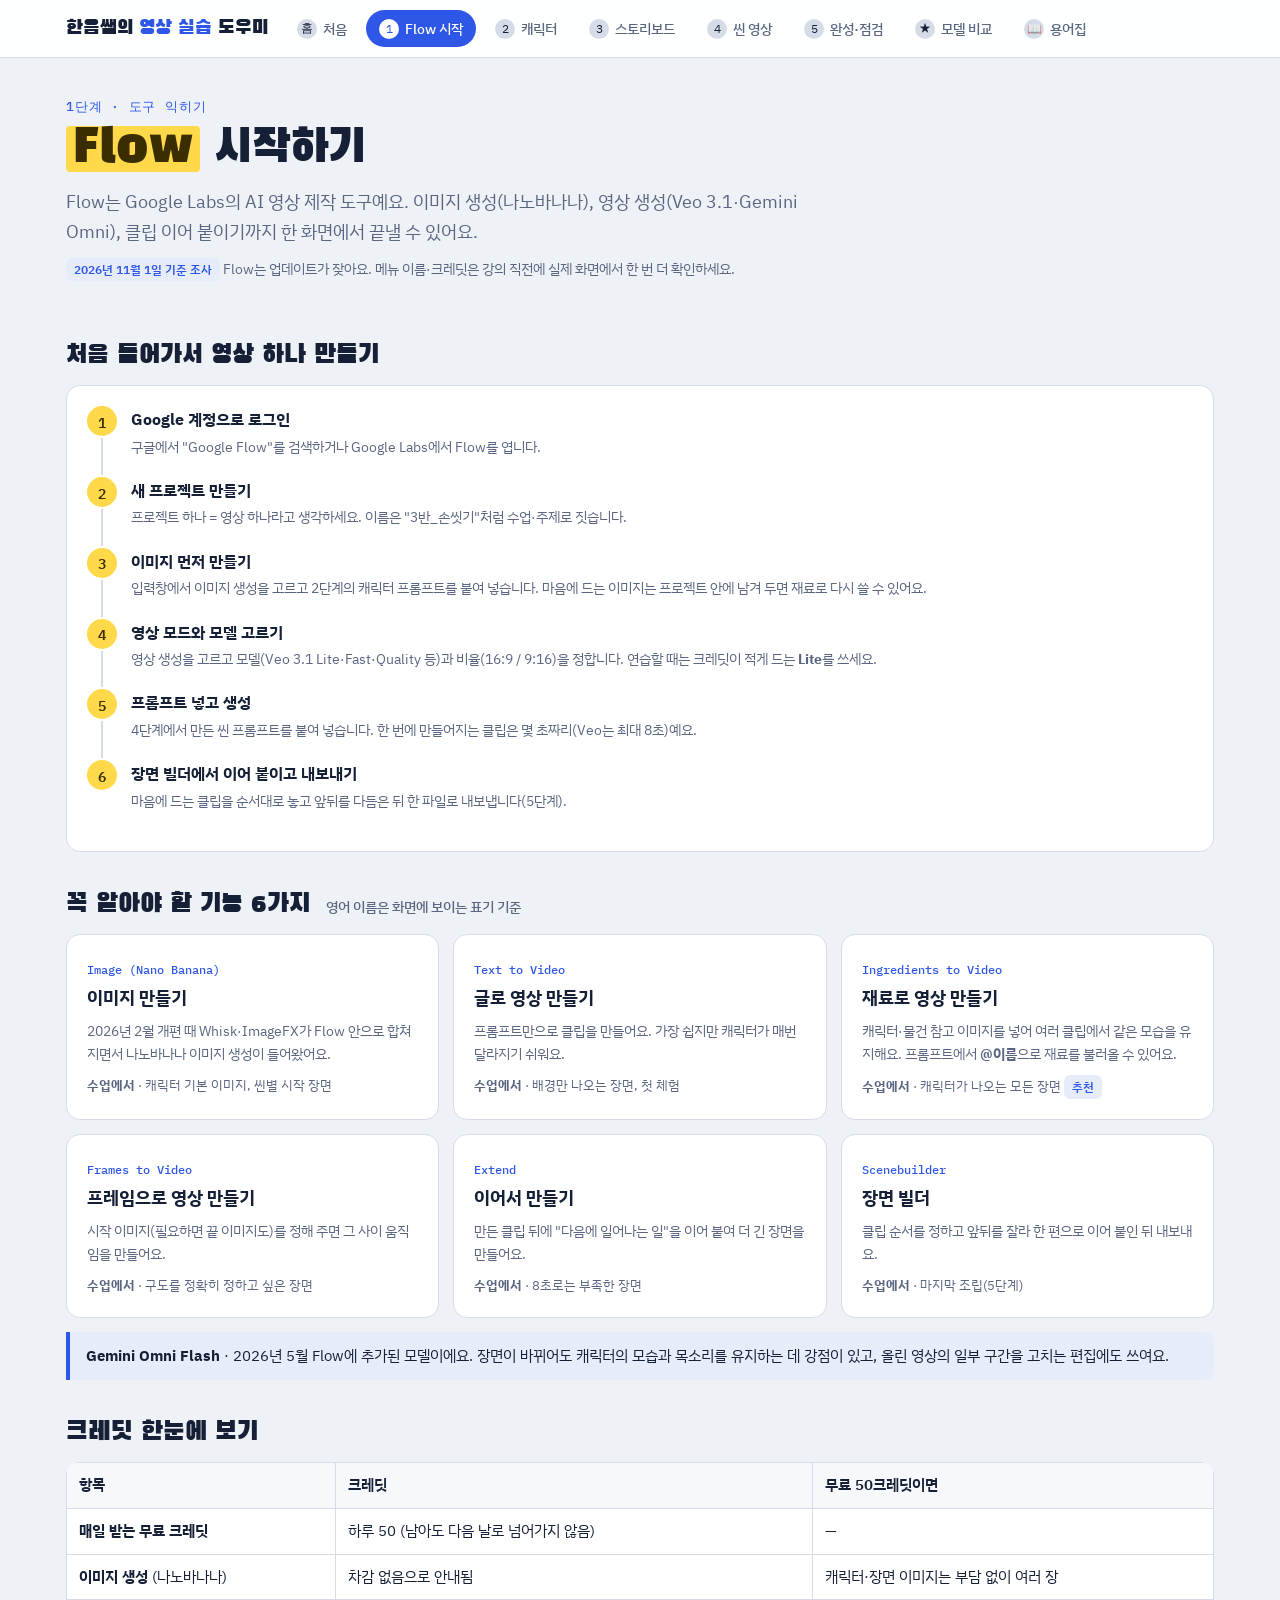
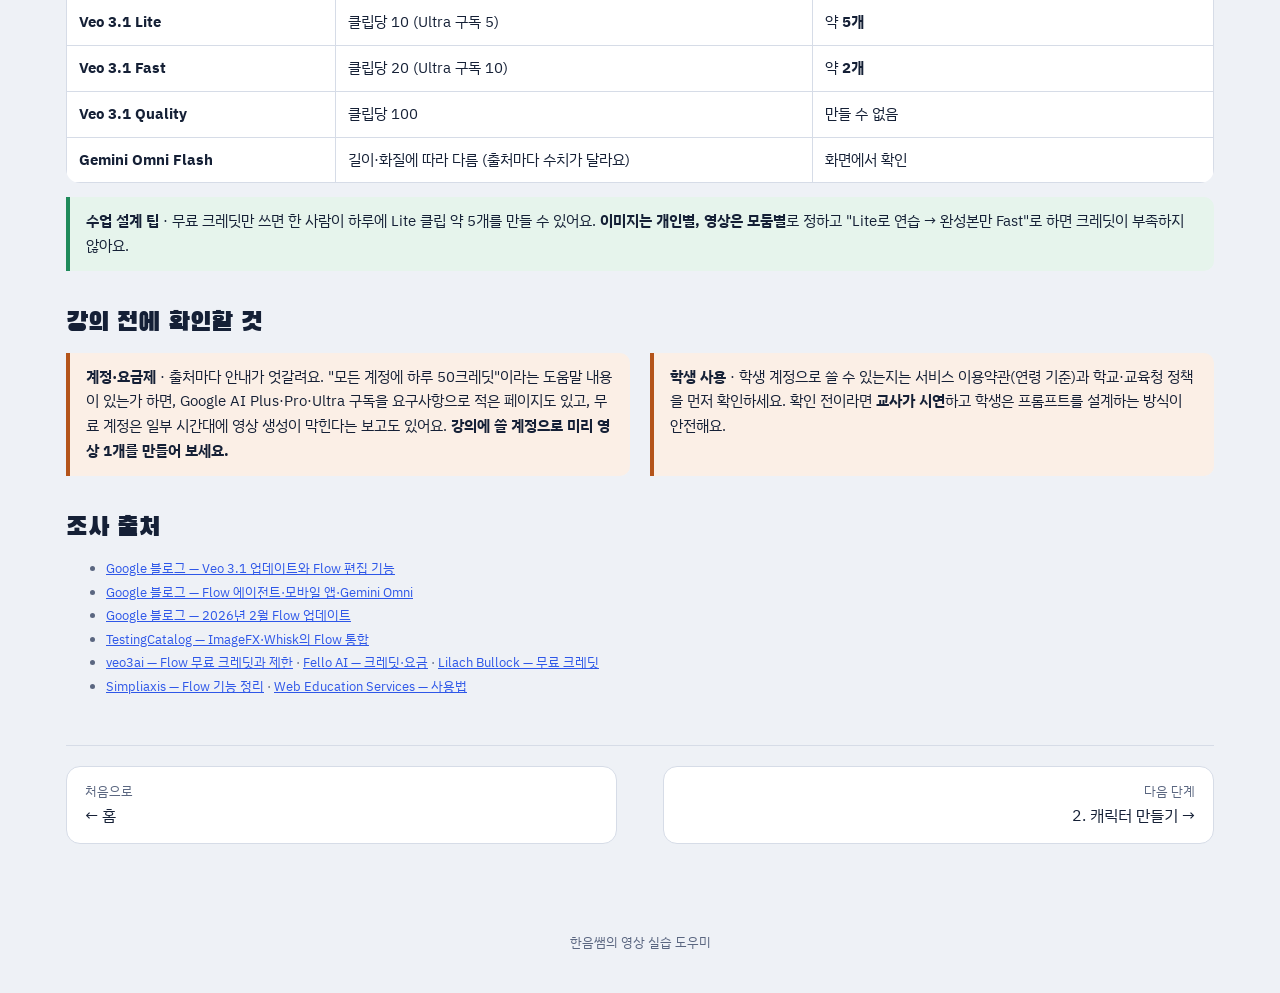
<file: flow.html>
<!doctype html>
<html lang="ko">
<head>
<meta charset="utf-8">
<meta name="viewport" content="width=device-width,initial-scale=1">
<title>Flow 시작하기</title>
<link rel="preconnect" href="https://fonts.googleapis.com">
<link rel="preconnect" href="https://fonts.gstatic.com" crossorigin>
<link rel="stylesheet" href="https://fonts.googleapis.com/css2?family=Black+Han+Sans&family=IBM+Plex+Sans+KR:wght@400;500;700&family=IBM+Plex+Mono:wght@400;500&display=swap">
<link rel="stylesheet" href="assets/guide.css">
<style>
  .feat{display:grid;grid-template-columns:repeat(3,minmax(0,1fr));gap:14px}
  @media (max-width:900px){.feat{grid-template-columns:repeat(2,minmax(0,1fr))}}
  @media (max-width:560px){.feat{grid-template-columns:minmax(0,1fr)}}
  .feat .card{margin:0}
  .feat .en{font:500 12px var(--f-mono);color:var(--accent)}
  .feat h3{margin:2px 0 6px}
  .feat p{margin:0;font-size:14px;color:var(--muted)}
  .feat .use{margin-top:10px;font-size:13px}
  .src{font-size:13px;color:var(--muted)}
  .src li{margin:2px 0}
</style>
</head>
<body>
<div id="topbar"></div>

<main class="wrap">
  <div class="hero">
    <div class="eyebrow">1단계 · 도구 익히기</div>
    <h1><mark>Flow</mark> 시작하기</h1>
    <p class="lede">Flow는 Google Labs의 AI 영상 제작 도구예요. 이미지 생성(나노바나나), 영상 생성(Veo 3.1·Gemini Omni), 클립 이어 붙이기까지 한 화면에서 끝낼 수 있어요.</p>
    <p class="small muted" style="margin-top:10px"><span class="tag">2026년 11월 1일 기준 조사</span> Flow는 업데이트가 잦아요. 메뉴 이름·크레딧은 강의 직전에 실제 화면에서 한 번 더 확인하세요.</p>
  </div>

  <section>
    <h2>처음 들어가서 영상 하나 만들기</h2>
    <div class="card">
      <ol class="flow">
        <li><b>Google 계정으로 로그인</b><br><span class="small muted">구글에서 "Google Flow"를 검색하거나 Google Labs에서 Flow를 엽니다.</span></li>
        <li><b>새 프로젝트 만들기</b><br><span class="small muted">프로젝트 하나 = 영상 하나라고 생각하세요. 이름은 "3반_손씻기"처럼 수업·주제로 짓습니다.</span></li>
        <li><b>이미지 먼저 만들기</b><br><span class="small muted">입력창에서 이미지 생성을 고르고 2단계의 캐릭터 프롬프트를 붙여 넣습니다. 마음에 드는 이미지는 프로젝트 안에 남겨 두면 재료로 다시 쓸 수 있어요.</span></li>
        <li><b>영상 모드와 모델 고르기</b><br><span class="small muted">영상 생성을 고르고 모델(Veo 3.1 Lite·Fast·Quality 등)과 비율(16:9 / 9:16)을 정합니다. 연습할 때는 크레딧이 적게 드는 <b>Lite</b>를 쓰세요.</span></li>
        <li><b>프롬프트 넣고 생성</b><br><span class="small muted">4단계에서 만든 씬 프롬프트를 붙여 넣습니다. 한 번에 만들어지는 클립은 몇 초짜리(Veo는 최대 8초)예요.</span></li>
        <li><b>장면 빌더에서 이어 붙이고 내보내기</b><br><span class="small muted">마음에 드는 클립을 순서대로 놓고 앞뒤를 다듬은 뒤 한 파일로 내보냅니다(5단계).</span></li>
      </ol>
    </div>
  </section>

  <section>
    <h2>꼭 알아야 할 기능 6가지 <small>영어 이름은 화면에 보이는 표기 기준</small></h2>
    <div class="feat">
      <div class="card"><span class="en">Image (Nano Banana)</span><h3>이미지 만들기</h3><p>2026년 2월 개편 때 Whisk·ImageFX가 Flow 안으로 합쳐지면서 나노바나나 이미지 생성이 들어왔어요.</p><p class="use"><b>수업에서</b> · 캐릭터 기본 이미지, 씬별 시작 장면</p></div>
      <div class="card"><span class="en">Text to Video</span><h3>글로 영상 만들기</h3><p>프롬프트만으로 클립을 만들어요. 가장 쉽지만 캐릭터가 매번 달라지기 쉬워요.</p><p class="use"><b>수업에서</b> · 배경만 나오는 장면, 첫 체험</p></div>
      <div class="card"><span class="en">Ingredients to Video</span><h3>재료로 영상 만들기</h3><p>캐릭터·물건 참고 이미지를 넣어 여러 클립에서 같은 모습을 유지해요. 프롬프트에서 <b>@이름</b>으로 재료를 불러올 수 있어요.</p><p class="use"><b>수업에서</b> · 캐릭터가 나오는 모든 장면 <span class="tag">추천</span></p></div>
      <div class="card"><span class="en">Frames to Video</span><h3>프레임으로 영상 만들기</h3><p>시작 이미지(필요하면 끝 이미지도)를 정해 주면 그 사이 움직임을 만들어요.</p><p class="use"><b>수업에서</b> · 구도를 정확히 정하고 싶은 장면</p></div>
      <div class="card"><span class="en">Extend</span><h3>이어서 만들기</h3><p>만든 클립 뒤에 "다음에 일어나는 일"을 이어 붙여 더 긴 장면을 만들어요.</p><p class="use"><b>수업에서</b> · 8초로는 부족한 장면</p></div>
      <div class="card"><span class="en">Scenebuilder</span><h3>장면 빌더</h3><p>클립 순서를 정하고 앞뒤를 잘라 한 편으로 이어 붙인 뒤 내보내요.</p><p class="use"><b>수업에서</b> · 마지막 조립(5단계)</p></div>
    </div>
    <div class="note" style="margin-top:14px"><b>Gemini Omni Flash</b> · 2026년 5월 Flow에 추가된 모델이에요. 장면이 바뀌어도 캐릭터의 모습과 목소리를 유지하는 데 강점이 있고, 올린 영상의 일부 구간을 고치는 편집에도 쓰여요.</div>
  </section>

  <section>
    <h2>크레딧 한눈에 보기</h2>
    <div class="tbl-wrap">
      <table class="tbl">
        <thead><tr><th>항목</th><th>크레딧</th><th>무료 50크레딧이면</th></tr></thead>
        <tbody>
          <tr><td><b>매일 받는 무료 크레딧</b></td><td>하루 50 (남아도 다음 날로 넘어가지 않음)</td><td>—</td></tr>
          <tr><td><b>이미지 생성</b> (나노바나나)</td><td>차감 없음으로 안내됨</td><td>캐릭터·장면 이미지는 부담 없이 여러 장</td></tr>
          <tr><td><b>Veo 3.1 Lite</b></td><td>클립당 10 (Ultra 구독 5)</td><td>약 <b>5개</b></td></tr>
          <tr><td><b>Veo 3.1 Fast</b></td><td>클립당 20 (Ultra 구독 10)</td><td>약 <b>2개</b></td></tr>
          <tr><td><b>Veo 3.1 Quality</b></td><td>클립당 100</td><td>만들 수 없음</td></tr>
          <tr><td><b>Gemini Omni Flash</b></td><td>길이·화질에 따라 다름 (출처마다 수치가 달라요)</td><td>화면에서 확인</td></tr>
        </tbody>
      </table>
    </div>
    <div class="note ok" style="margin-top:14px"><b>수업 설계 팁</b> · 무료 크레딧만 쓰면 한 사람이 하루에 Lite 클립 약 5개를 만들 수 있어요. <b>이미지는 개인별, 영상은 모둠별</b>로 정하고 "Lite로 연습 → 완성본만 Fast"로 하면 크레딧이 부족하지 않아요.</div>
  </section>

  <section>
    <h2>강의 전에 확인할 것</h2>
    <div class="grid2">
      <div class="note warn"><b>계정·요금제</b> · 출처마다 안내가 엇갈려요. "모든 계정에 하루 50크레딧"이라는 도움말 내용이 있는가 하면, Google AI Plus·Pro·Ultra 구독을 요구사항으로 적은 페이지도 있고, 무료 계정은 일부 시간대에 영상 생성이 막힌다는 보고도 있어요. <b>강의에 쓸 계정으로 미리 영상 1개를 만들어 보세요.</b></div>
      <div class="note warn"><b>학생 사용</b> · 학생 계정으로 쓸 수 있는지는 서비스 이용약관(연령 기준)과 학교·교육청 정책을 먼저 확인하세요. 확인 전이라면 <b>교사가 시연</b>하고 학생은 프롬프트를 설계하는 방식이 안전해요.</div>
    </div>
  </section>

  <section>
    <h2>조사 출처</h2>
    <ul class="src">
      <li><a href="https://blog.google/innovation-and-ai/products/veo-updates-flow/" target="_blank" rel="noopener">Google 블로그 — Veo 3.1 업데이트와 Flow 편집 기능</a></li>
      <li><a href="https://blog.google/innovation-and-ai/models-and-research/google-labs/flow-updates/" target="_blank" rel="noopener">Google 블로그 — Flow 에이전트·모바일 앱·Gemini Omni</a></li>
      <li><a href="https://blog.google/innovation-and-ai/models-and-research/google-labs/flow-updates-february-2026/" target="_blank" rel="noopener">Google 블로그 — 2026년 2월 Flow 업데이트</a></li>
      <li><a href="https://www.testingcatalog.com/google-merges-imagefx-and-whisk-into-flow-on-labs/" target="_blank" rel="noopener">TestingCatalog — ImageFX·Whisk의 Flow 통합</a></li>
      <li><a href="https://www.veo3ai.io/blog/is-google-flow-free" target="_blank" rel="noopener">veo3ai — Flow 무료 크레딧과 제한</a> · <a href="https://felloai.com/google-flow/" target="_blank" rel="noopener">Fello AI — 크레딧·요금</a> · <a href="https://www.lilachbullock.com/is-veo-3-free/" target="_blank" rel="noopener">Lilach Bullock — 무료 크레딧</a></li>
      <li><a href="https://www.simpliaxis.com/resources/what-is-google-flow" target="_blank" rel="noopener">Simpliaxis — Flow 기능 정리</a> · <a href="https://www.webeducationservices.com/google-flow-ai-video-tool" target="_blank" rel="noopener">Web Education Services — 사용법</a></li>
    </ul>
  </section>

  <div class="pager">
    <a href="index.html"><small>처음으로</small>← 홈</a>
    <a class="next" href="character.html"><small>다음 단계</small>2. 캐릭터 만들기 →</a>
  </div>
</main>

<footer>한음쌤의 영상 실습 도우미</footer>
<script src="assets/guide.js"></script>
</body>
</html>
</file>
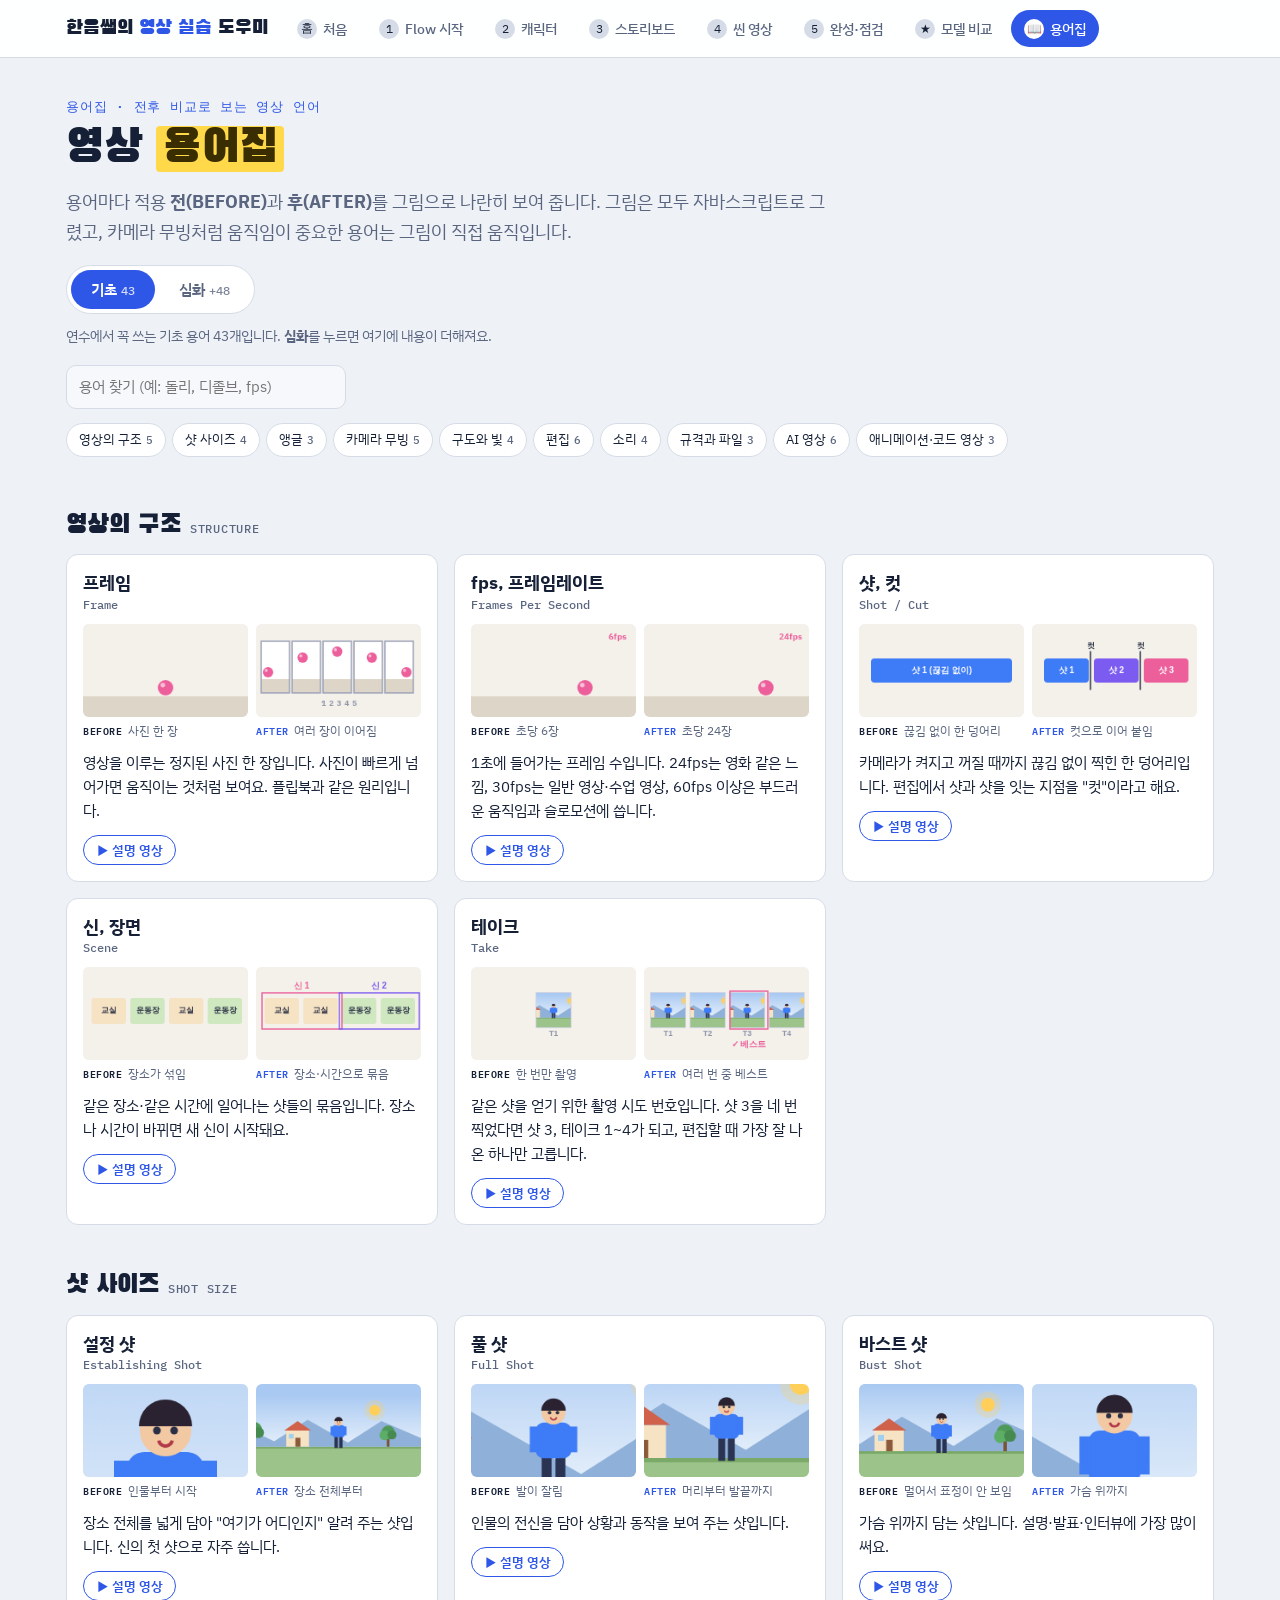
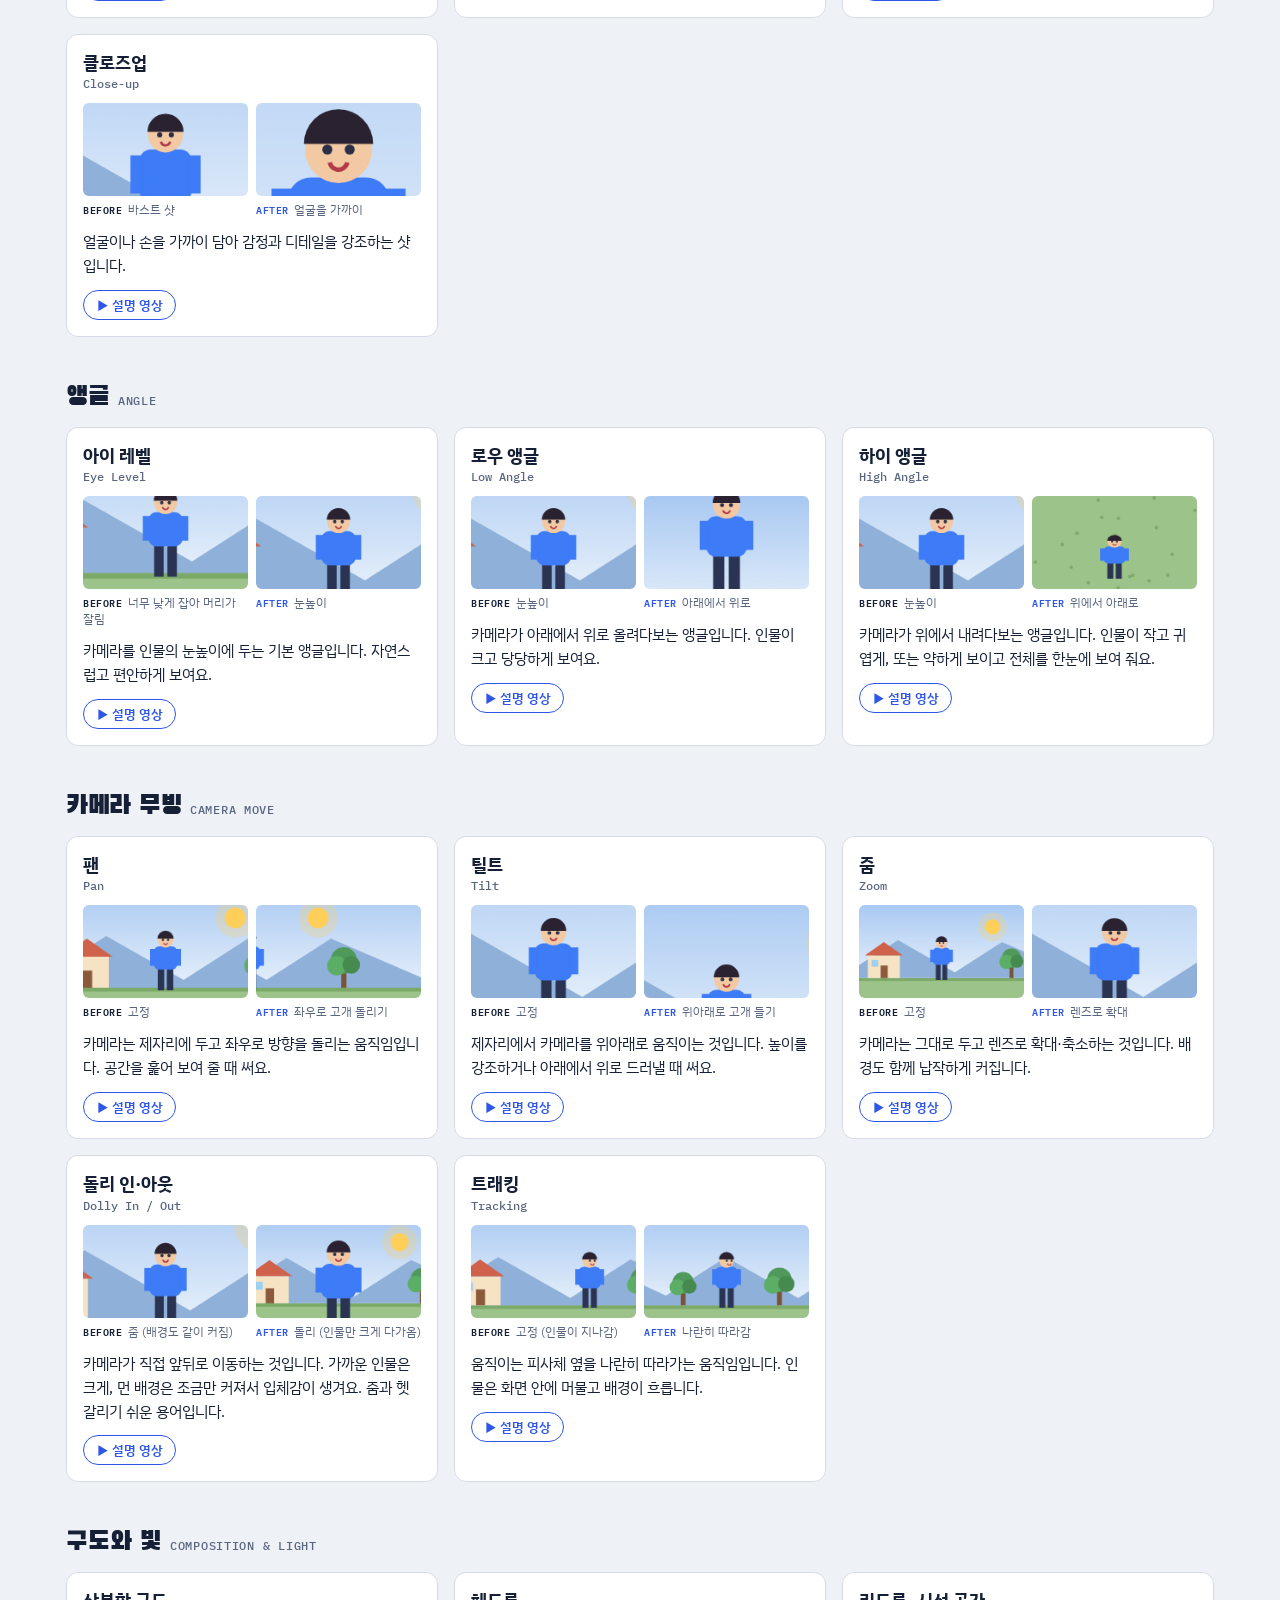
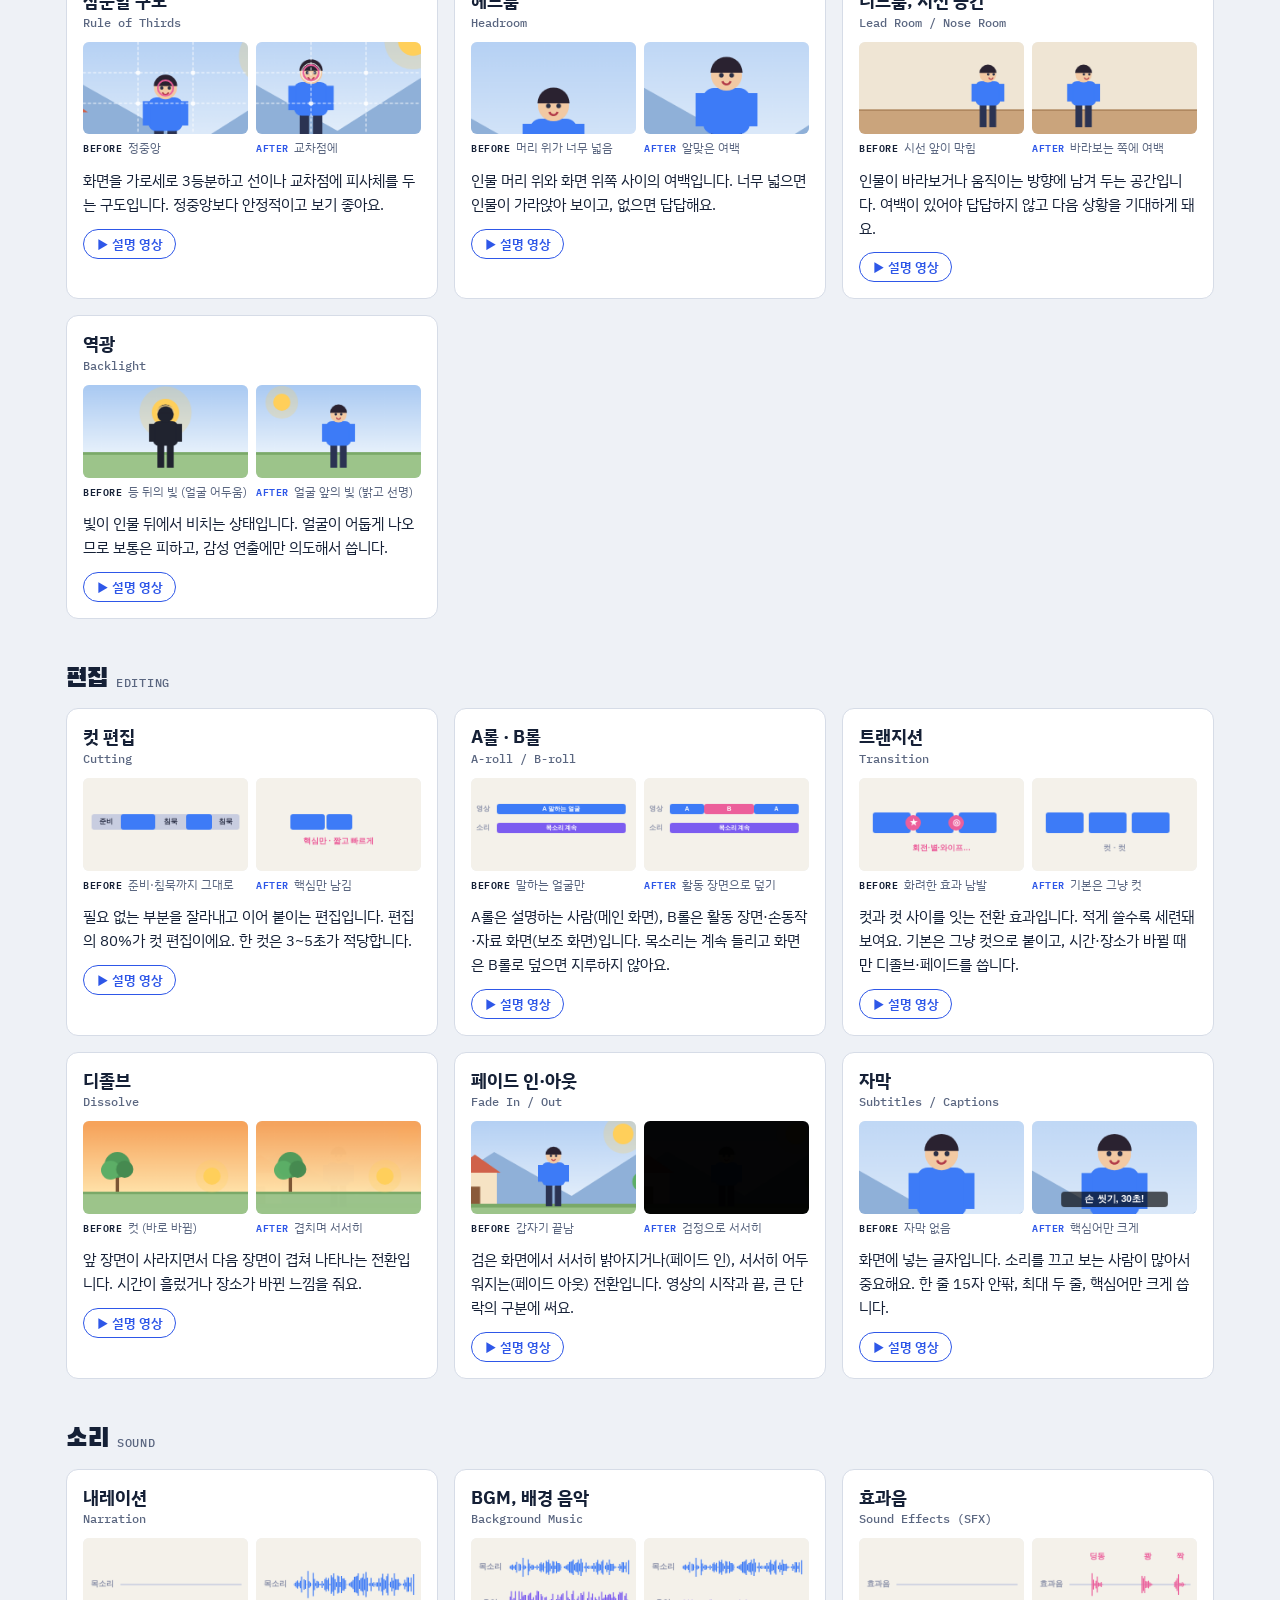
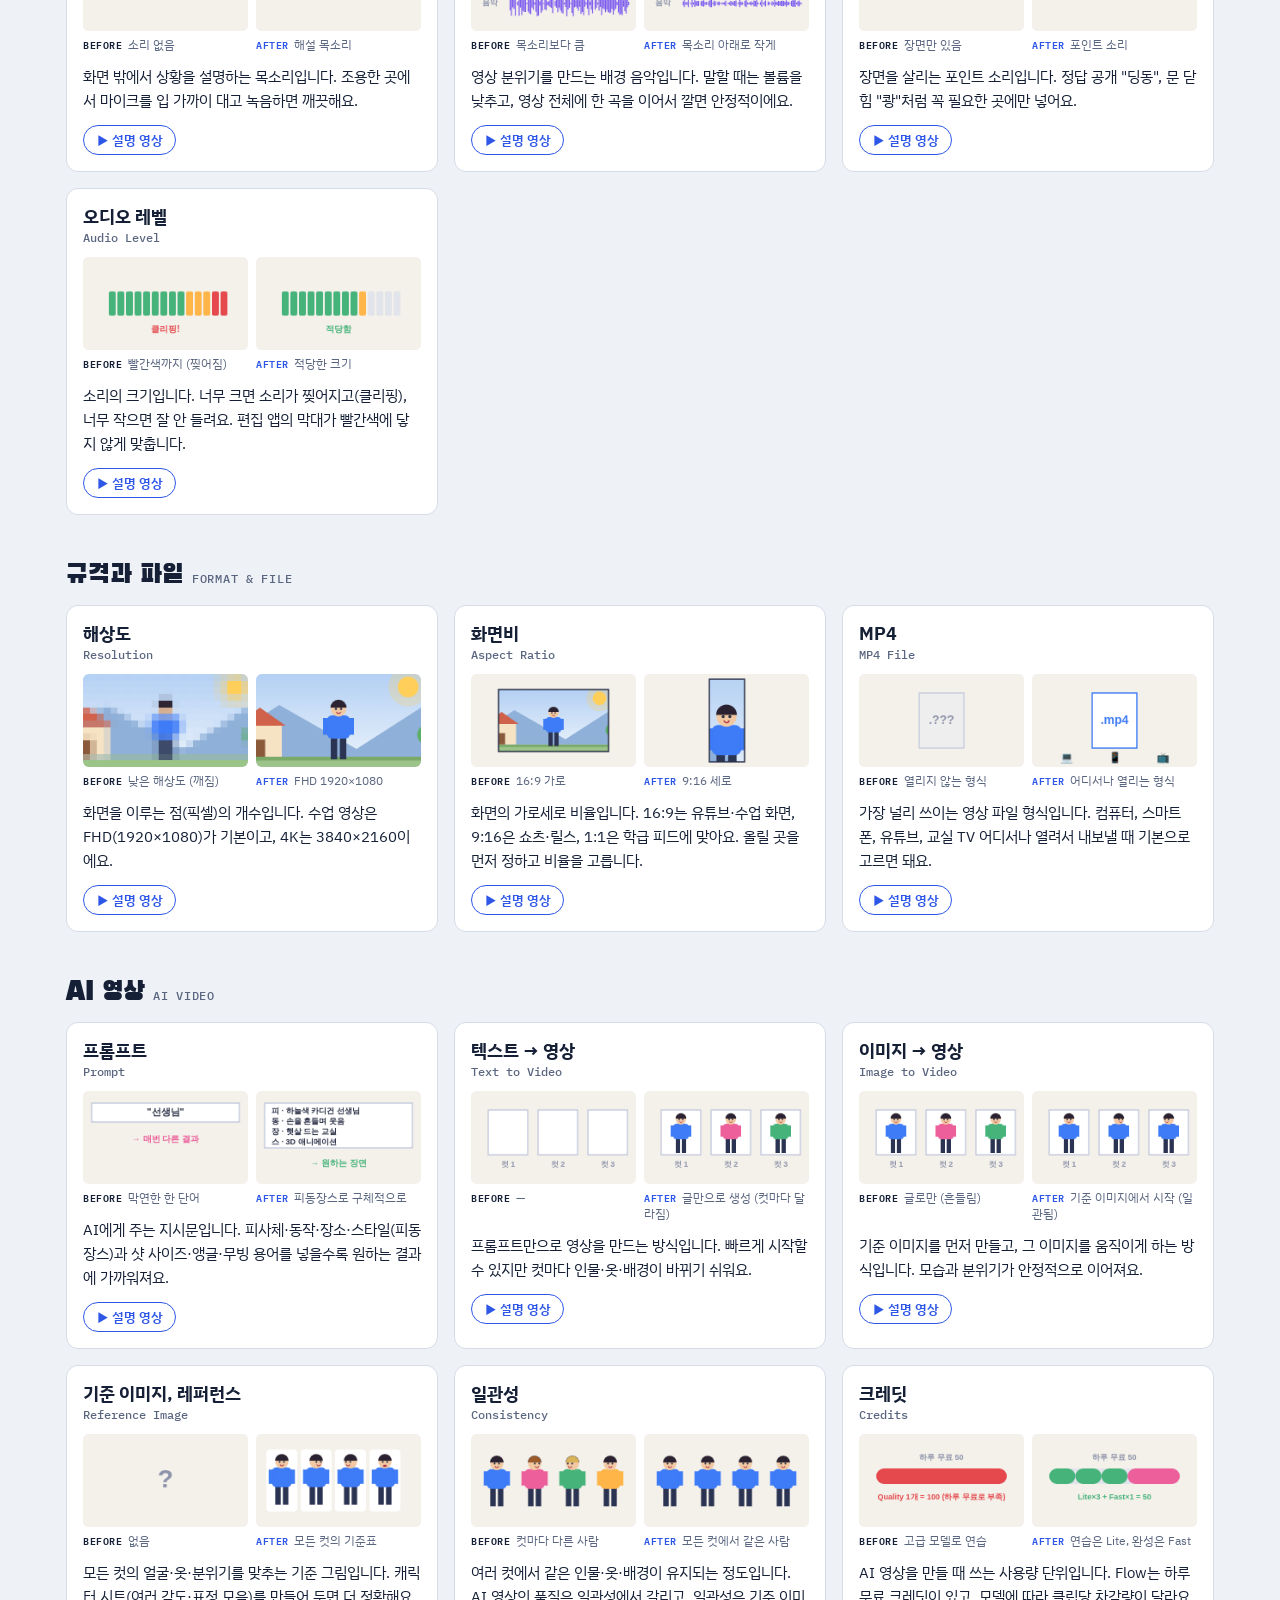
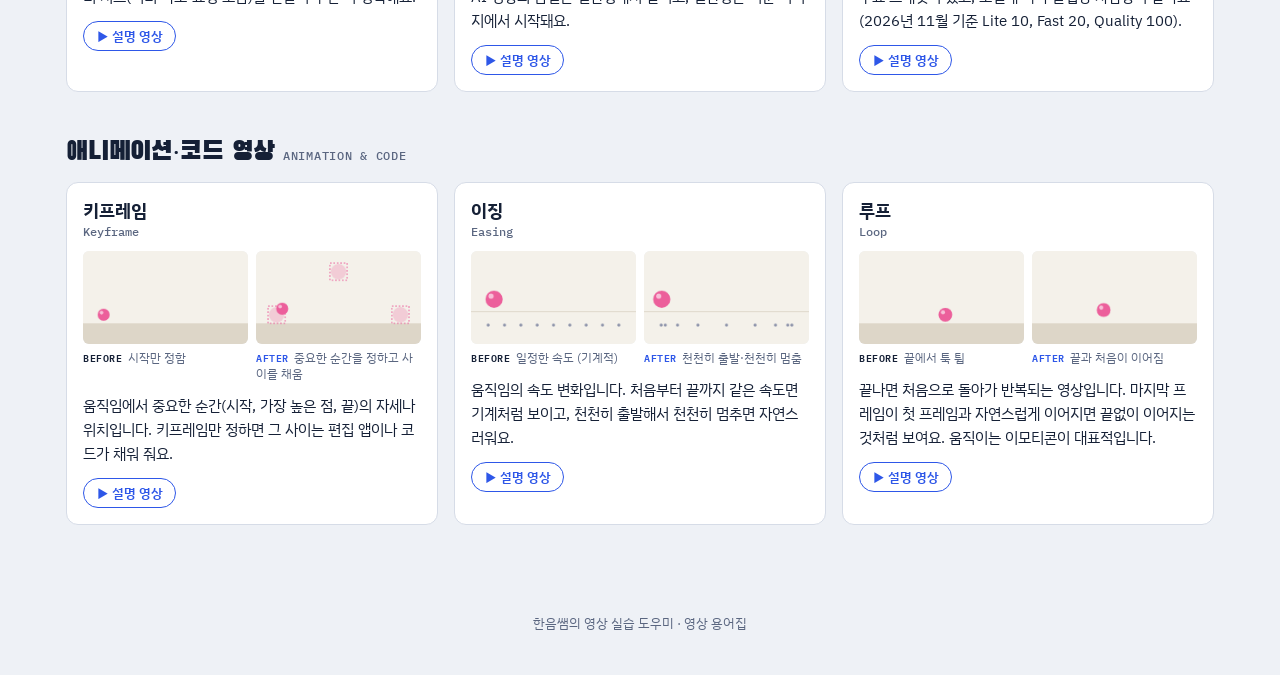
<file: glossary.html>
<!doctype html>
<html lang="ko">
<head>
<meta charset="utf-8">
<meta name="viewport" content="width=device-width,initial-scale=1">
<title>영상 용어집</title>
<meta name="description" content="영상 제작과 AI 영상 용어를 전후 비교 그림으로 정리한 용어집 · 기초와 심화">
<link rel="preconnect" href="https://fonts.googleapis.com">
<link rel="preconnect" href="https://fonts.gstatic.com" crossorigin>
<link rel="stylesheet" href="https://fonts.googleapis.com/css2?family=Black+Han+Sans&family=IBM+Plex+Sans+KR:wght@400;500;700&family=IBM+Plex+Mono:wght@400;500&display=swap">
<link rel="stylesheet" href="assets/guide.css">
<style>
  .levels{display:inline-flex;background:var(--surface);border:1px solid var(--line);border-radius:999px;padding:4px;gap:4px;margin-top:18px}
  .levels button{border:0;background:transparent;font:600 15px var(--f-body);padding:9px 20px;border-radius:999px;cursor:pointer;color:var(--muted)}
  .levels button[aria-pressed="true"]{background:var(--accent);color:#fff}
  .levels button .c{font:500 12px var(--f-mono);opacity:.8;margin-left:4px}
  .lvnote{margin:10px 0 0;font-size:14px;color:var(--muted)}
  .tools{display:flex;flex-wrap:wrap;gap:10px;align-items:center;margin-top:18px}
  .tools input{max-width:280px}
  .cats{display:flex;flex-wrap:wrap;gap:6px;margin-top:14px}
  .cats a{font-size:13px;color:var(--ink);text-decoration:none;border:1px solid var(--line);padding:5px 12px;border-radius:999px;background:var(--surface)}
  .cats a:hover{border-color:var(--accent)}
  .cats a .n{font:500 11px var(--f-mono);color:var(--muted);margin-left:4px}
  .gsec{margin-top:44px}
  .gsec h2 small{font:500 12px var(--f-mono);letter-spacing:.06em}
  .ggrid{display:grid;grid-template-columns:repeat(auto-fill,minmax(310px,1fr));gap:16px}
  .term{background:var(--surface);border:1px solid var(--line);border-radius:12px;padding:16px;display:flex;flex-direction:column;gap:12px;min-width:0}
  .term.adv{border-color:#d9cdf7;background:linear-gradient(180deg,#faf8ff,#fff)}
  .term h3{margin:0;font-size:18px;line-height:1.3;display:flex;gap:8px;align-items:flex-start;justify-content:space-between}
  .term h3 .en{display:block;font:500 12px var(--f-mono);color:var(--muted);margin-top:2px}
  .badge-adv{flex:none;font:600 11px var(--f-body);color:#6b45d9;background:#efe8ff;border-radius:6px;padding:2px 7px;margin-top:3px}
  .pair{display:grid;grid-template-columns:1fr 1fr;gap:8px}
  .pair figure{margin:0;display:flex;flex-direction:column;gap:4px}
  .pair canvas{width:100%;aspect-ratio:16/9;border-radius:6px;background:#eef1f6;display:block}
  .pair figcaption{font-size:12px;color:var(--muted);line-height:1.35}
  .pair figcaption b{font:600 10px var(--f-mono);letter-spacing:.06em;margin-right:5px;color:var(--ink)}
  .pair .after figcaption b{color:var(--accent)}
  .term p{margin:0;font-size:14.5px;line-height:1.65}
  .term .tip{font-size:13.5px;color:var(--muted);border-left:3px solid var(--mark);padding-left:10px}
  .term .tip strong{color:var(--ink)}
  .vrow{display:flex;gap:6px;flex-wrap:wrap}
  .vbtn{font:600 13px var(--f-body);border:1px solid var(--accent);color:var(--accent);background:var(--surface);border-radius:999px;padding:5px 12px;cursor:pointer}
  .vbtn.on{background:var(--accent);color:#fff}
  .vbtn.save{border-color:var(--line);color:var(--muted)}
  .player{display:none;flex-direction:column;gap:6px}
  .player.open{display:flex}
  .player canvas{width:100%;aspect-ratio:16/9;border-radius:8px;background:#000;display:block;cursor:pointer}
  .player .hint{font-size:12px;color:var(--muted)}
  .term .more{display:none;font-size:13.5px;background:#f3efff;border-radius:8px;padding:10px 12px;color:#3d2a7a}
  .term .more strong{color:#6b45d9}
  body.adv .term .more{display:block}
  body:not(.adv) .term.adv{display:none}
  .term.hit-none{display:none!important}
  .gsec.empty{display:none}
  @media (prefers-reduced-motion:no-preference){body.adv .term.adv{animation:pop .35s ease}@keyframes pop{from{opacity:0;transform:translateY(6px)}to{opacity:1;transform:none}}}
</style>
</head>
<body>
<div id="topbar"></div>
<main class="wrap">
  <div class="hero">
    <div class="eyebrow">용어집 · 전후 비교로 보는 영상 언어</div>
    <h1>영상 <mark>용어집</mark></h1>
    <p class="lede">용어마다 적용 <b>전(BEFORE)</b>과 <b>후(AFTER)</b>를 그림으로 나란히 보여 줍니다. 그림은 모두 자바스크립트로 그렸고, 카메라 무빙처럼 움직임이 중요한 용어는 그림이 직접 움직입니다.</p>
    <div class="levels" role="group" aria-label="난이도">
      <button id="bBasic" aria-pressed="true">기초<span class="c" id="cBasic"></span></button>
      <button id="bAdv" aria-pressed="false">심화<span class="c" id="cAdv"></span></button>
    </div>
    <p class="lvnote" id="lvnote"></p>
    <div class="tools"><input type="text" id="q" placeholder="용어 찾기 (예: 돌리, 디졸브, fps)" aria-label="용어 찾기"></div>
    <nav class="cats" id="cats" aria-label="분류"></nav>
  </div>
  <div id="main"></div>
</main>
<footer>한음쌤의 영상 실습 도우미 · 영상 용어집</footer>
<script src="assets/guide.js"></script>
<script>
'use strict';
/* =====================================================================
   그림 도구 — 모든 그림은 192×108(16:9) 좌표계에서 그림
   ===================================================================== */
const CW=192,CH=108;
const K={sky1:'#a9c9f2',sky2:'#e6f0fb',gr1:'#9cc48a',gr2:'#7aa968',wall:'#efe5d4',floor:'#caa47c',ink:'#2a2f45',skin:'#f2c9a3',shirt:'#3d7bf7',pants:'#2b3352',pink:'#ec5f9b',sun:'#ffcf5a',dark:'#1d2133',paper:'#f4f1ea',hair:'#2a2230',mute:'#8e94ab'};
const clamp=(v,a=0,b=1)=>Math.max(a,Math.min(b,v)),lerp=(a,b,t)=>a+(b-a)*t;
const ease=t=>t<.5?2*t*t:1-Math.pow(-2*t+2,2)/2;
const tri=(t,p=3)=>{const u=(t%p)/p;return u<.5?u*2:2-u*2;};      // 0→1→0 왕복
const saw=(t,p=3)=>(t%p)/p;
function hash(n){const s=Math.sin(n*12.9898+78.233)*43758.5453;return s-Math.floor(s);}
function rect(c,x,y,w,h,col){c.fillStyle=col;c.fillRect(x,y,w,h);}
function circ(c,x,y,r,col){c.fillStyle=col;c.beginPath();c.arc(x,y,r,0,Math.PI*2);c.fill();}
function rr(c,x,y,w,h,r,col){c.fillStyle=col;c.beginPath();c.roundRect?c.roundRect(x,y,w,h,r):c.rect(x,y,w,h);c.fill();}
function line(c,x0,y0,x1,y1,col=K.ink,w=1.5){c.strokeStyle=col;c.lineWidth=w;c.lineCap='round';c.beginPath();c.moveTo(x0,y0);c.lineTo(x1,y1);c.stroke();}
function arrow(c,x0,y0,x1,y1,col=K.pink,w=2){line(c,x0,y0,x1,y1,col,w);const a=Math.atan2(y1-y0,x1-x0);c.fillStyle=col;c.beginPath();c.moveTo(x1,y1);c.lineTo(x1-7*Math.cos(a-.45),y1-7*Math.sin(a-.45));c.lineTo(x1-7*Math.cos(a+.45),y1-7*Math.sin(a+.45));c.fill();}
function text(c,s,x,y,o={}){c.font=`${o.b===false?'':'700 '}${o.size||10}px "IBM Plex Sans KR",sans-serif`;c.fillStyle=o.col||K.ink;c.textAlign=o.al||'center';c.textBaseline='middle';c.fillText(s,x,y);}
function sky(c,top=K.sky1,bot=K.sky2,gy=78){const g=c.createLinearGradient(0,0,0,gy);g.addColorStop(0,top);g.addColorStop(1,bot);c.fillStyle=g;c.fillRect(-400,-400,1000,gy+400);rect(c,-400,gy,1000,400,K.gr1);rect(c,-400,gy,1000,3,K.gr2);}
function room(c){rect(c,-400,-400,1000,480,K.wall);rect(c,-400,80,1000,400,K.floor);rect(c,-400,79,1000,2,'#b08860');}
function paper(c){rect(c,0,0,CW,CH,K.paper);}
function mountains(c){c.fillStyle='#8fb0d8';c.beginPath();c.moveTo(-120,78);c.lineTo(-60,42);c.lineTo(0,70);c.lineTo(50,38);c.lineTo(110,72);c.lineTo(160,40);c.lineTo(230,70);c.lineTo(300,48);c.lineTo(320,78);c.fill();}
function tree(c,x,y,h=34){rect(c,x-2,y-h*.45,4,h*.45,'#7a5434');circ(c,x,y-h*.62,h*.3,'#4f9a5a');circ(c,x-h*.16,y-h*.5,h*.22,'#5cae66');circ(c,x+h*.17,y-h*.52,h*.2,'#468a50');}
function house(c,x,y,w=34,h=24){rect(c,x,y-h,w,h,'#f6e3c4');c.fillStyle='#d0614a';c.beginPath();c.moveTo(x-3,y-h);c.lineTo(x+w/2,y-h-14);c.lineTo(x+w+3,y-h);c.fill();rect(c,x+w*.4,y-h*.55,w*.22,h*.55,'#8a5a3a');rect(c,x+4,y-h+5,7,7,'#9fd0f0');}
function sun(c,x,y,r=8){circ(c,x,y,r*1.9,'rgba(255,207,90,.25)');circ(c,x,y,r,K.sun);}
/* 사람: (x, 발끝 y), 키 h. o.face: 1 오른쪽, -1 왼쪽, 0 정면 / o.col 옷색 / o.dark 실루엣 / o.mouth 0~1 */
function person(c,x,y,h=44,o={}){const s=h/44,face=o.face??0,dark=o.dark;
  const skin=dark?'#20232f':K.skin,shirt=dark?'#20232f':(o.col||K.shirt),pants=dark?'#20232f':K.pants,hair=dark?'#20232f':K.hair;
  rect(c,x-6*s,y-18*s,5*s,18*s,pants);rect(c,x+1*s,y-18*s,5*s,18*s,pants);
  rr(c,x-9*s,y-34*s,18*s,18*s,4*s,shirt);
  rect(c,x-12*s,y-32*s,4*s,13*s,shirt);rect(c,x+8*s,y-32*s,4*s,13*s,shirt);
  circ(c,x,y-39*s,6*s,skin);c.fillStyle=hair;c.beginPath();c.arc(x,y-40*s,6.2*s,Math.PI,Math.PI*2);c.fill();
  if(!dark){const ex=face*2.2*s;circ(c,x-2*s+ex,y-39*s,.9*s,K.ink);circ(c,x+2*s+ex,y-39*s,.9*s,K.ink);
    if(o.mouth!=null){rr(c,x-1.6*s+ex,y-36.4*s,3.2*s,(0.6+o.mouth*1.8)*s,.8*s,'#b23a48');}else{c.strokeStyle='#b23a48';c.lineWidth=.8*s;c.beginPath();c.arc(x+ex,y-37*s,1.6*s,.2,Math.PI-.2);c.stroke();}}}
function scene(c){sky(c);mountains(c);sun(c,150,24);house(c,18,78);tree(c,170,78);tree(c,-30,78,40);tree(c,250,78,30);person(c,96,80,44);}
function view(c,cx,cy,z,fn,rot=0){c.save();c.translate(CW/2,CH/2);c.rotate(rot);c.scale(z,z);c.translate(-cx,-cy);fn();c.restore();}
function frameBox(c,x,y,w,h,col=K.ink){c.strokeStyle=col;c.lineWidth=1.5;c.strokeRect(x,y,w,h);}
function cam(c,x,y,a=0,col=K.ink){c.save();c.translate(x,y);c.rotate(a);rr(c,-7,-5,12,10,2,col);c.fillStyle=col;c.beginPath();c.moveTo(5,-3);c.lineTo(10,-6);c.lineTo(10,6);c.lineTo(5,3);c.fill();c.restore();}
function grid3(c,col='rgba(255,255,255,.85)'){c.strokeStyle=col;c.lineWidth=1;c.setLineDash([3,3]);for(const k of [1,2]){line(c,CW*k/3,0,CW*k/3,CH,col,1);line(c,0,CH*k/3,CW,CH*k/3,col,1);}c.setLineDash([]);}
function wave(c,x,y,w,h,amp,col,sd=1){c.strokeStyle=col;c.lineWidth=1.2;c.beginPath();for(let i=0;i<=w;i+=1.5){const a=typeof amp==='function'?amp(i/w):amp;const v=(hash(i*.37+sd)*2-1)*a*h/2;c.moveTo(x+i,y-v);c.lineTo(x+i,y+v);}c.stroke();}
function track(c,y,label,clips,col){text(c,label,14,y+6,{size:8,col:K.mute});for(const [x0,x1,cc,lab] of clips){rr(c,x0,y,x1-x0,12,3,cc||col);if(lab)text(c,lab,(x0+x1)/2,y+6,{size:7,col:'#fff'});}}
function blurDraw(c,px,fn){c.save();c.filter=`blur(${px}px)`;fn();c.restore();c.filter='none';}
function flat(c,col){rect(c,0,0,CW,CH,col);}
function ball(c,x,y,r=7,col=K.pink){circ(c,x,y,r,col);circ(c,x-r*.35,y-r*.35,r*.3,'rgba(255,255,255,.6)');}
function film(c,x,y,w,h,n,fn){for(let i=0;i<n;i++){const fx=x+i*(w/n);rect(c,fx,y,w/n-3,h,'#fff');c.save();c.beginPath();c.rect(fx,y,w/n-3,h);c.clip();fn(i,fx,y,w/n-3,h);c.restore();frameBox(c,fx,y,w/n-3,h,'#9aa1b8');}}

/* =====================================================================
   용어 데이터
   lv:1 기초 / lv:2 심화(심화를 누르면 추가) · x: 심화를 누르면 기초 카드에 붙는 설명
   b/a: 전·후 그림 설명 · d: 뜻 · t: 팁 · anim: 그림이 움직임
   ===================================================================== */
const CATS=[
 {id:'structure',name:'영상의 구조',en:'STRUCTURE'},
 {id:'size',name:'샷 사이즈',en:'SHOT SIZE'},
 {id:'angle',name:'앵글',en:'ANGLE'},
 {id:'move',name:'카메라 무빙',en:'CAMERA MOVE'},
 {id:'comp',name:'구도와 빛',en:'COMPOSITION & LIGHT'},
 {id:'edit',name:'편집',en:'EDITING'},
 {id:'sound',name:'소리',en:'SOUND'},
 {id:'spec',name:'규격과 파일',en:'FORMAT & FILE'},
 {id:'ai',name:'AI 영상',en:'AI VIDEO'},
 {id:'code',name:'애니메이션·코드 영상',en:'ANIMATION & CODE'},
];
const ballScene=(c,x)=>{paper(c);rect(c,0,84,CW,24,'#ddd6c8');ball(c,x,74,9);};
const TERMS=[
/* ---------- 영상의 구조 ---------- */
{cat:'structure',lv:1,ko:'프레임',en:'Frame',b:'사진 한 장',a:'여러 장이 이어짐',
 d:'영상을 이루는 정지된 사진 한 장입니다. 사진이 빠르게 넘어가면 움직이는 것처럼 보여요. 플립북과 같은 원리입니다.',
 x:'<strong>한 걸음 더</strong> 프레임 사이 변화가 작을수록 부드럽고, 크면 뚝뚝 끊겨 보입니다. AI 영상의 "깜빡임(flicker)"은 프레임마다 그림이 미세하게 바뀌어서 생겨요.',
 anim:1,draw(c,a,t){if(!a){ballScene(c,96);return;}paper(c);film(c,6,20,180,60,5,(i,x,y,w,h)=>{rect(c,x,y+44,w,16,'#ddd6c8');ball(c,x+8+i*((w-16)/4)+ (saw(t,1.2)*0),y+36-Math.sin(i/4*Math.PI)*24,6);});text(c,'1  2  3  4  5',96,92,{size:9,col:K.mute});}},
{cat:'structure',lv:1,ko:'fps, 프레임레이트',en:'Frames Per Second',b:'초당 6장',a:'초당 24장',
 d:'1초에 들어가는 프레임 수입니다. 24fps는 영화 같은 느낌, 30fps는 일반 영상·수업 영상, 60fps 이상은 부드러운 움직임과 슬로모션에 씁니다.',
 x:'<strong>한 걸음 더</strong> 슬로모션은 높은 fps로 찍은 뒤 느린 fps로 재생해 만듭니다. 120fps로 찍어 30fps로 틀면 4배 느려져요. 촬영 fps와 편집 프로젝트 fps가 다르면 끊김이 생길 수 있습니다.',
 anim:1,draw(c,a,t){const f=a?24:6;const tt=Math.floor(t*f)/f;ballScene(c,30+tri(tt,2.4)*132);text(c,a?'24fps':'6fps',170,14,{size:10,col:K.pink});}},
{cat:'structure',lv:1,ko:'샷, 컷',en:'Shot / Cut',b:'끊김 없이 한 덩어리',a:'컷으로 이어 붙임',
 d:'카메라가 켜지고 꺼질 때까지 끊김 없이 찍힌 한 덩어리입니다. 편집에서 샷과 샷을 잇는 지점을 "컷"이라고 해요.',
 x:'<strong>한 걸음 더</strong> 영상 문법에서 샷은 "한 번의 시선"입니다. 샷이 바뀔 때마다 시청자의 시선도 새로 시작하므로, 샷을 바꿀 이유(새 정보·반응·강조)가 있을 때 자르세요.',
 draw(c,a){paper(c);if(!a){rr(c,14,40,164,28,4,K.shirt);text(c,'샷 1 (끊김 없이)',96,54,{col:'#fff'});return;}const cols=[K.shirt,'#7c5cf0',K.pink];[14,72,130].forEach((x,i)=>{rr(c,x,40,52,28,4,cols[i]);text(c,'샷 '+(i+1),x+26,54,{col:'#fff'});});line(c,68,32,68,76,K.ink,1.5);line(c,126,32,126,76,K.ink,1.5);text(c,'컷',68,26,{size:9});text(c,'컷',126,26,{size:9});}},
{cat:'structure',lv:1,ko:'신, 장면',en:'Scene',b:'장소가 섞임',a:'장소·시간으로 묶음',
 d:'같은 장소·같은 시간에 일어나는 샷들의 묶음입니다. 장소나 시간이 바뀌면 새 신이 시작돼요.',
 x:'<strong>한 걸음 더</strong> 신이 바뀔 때는 시청자가 "여기가 어디지?"를 알 수 있게 설정 샷이나 소리(종소리·바람)로 장소를 먼저 알려 주면 좋습니다.',
 draw(c,a){paper(c);const s=[['교실','#f6e3c4'],['운동장','#cfe8c0'],['교실','#f6e3c4'],['운동장','#cfe8c0']];const order=a?[0,2,1,3]:[0,1,2,3];order.forEach((k,i)=>{rr(c,10+i*45,36,40,30,3,s[k][1]);text(c,s[k][0],30+i*45,51,{size:9});});if(a){frameBox(c,7,30,93,42,K.pink);frameBox(c,97,30,93,42,'#7c5cf0');text(c,'신 1',53,22,{col:K.pink});text(c,'신 2',143,22,{col:'#7c5cf0'});}}},
{cat:'structure',lv:1,ko:'테이크',en:'Take',b:'한 번만 촬영',a:'여러 번 중 베스트',
 d:'같은 샷을 얻기 위한 촬영 시도 번호입니다. 샷 3을 네 번 찍었다면 샷 3, 테이크 1~4가 되고, 편집할 때 가장 잘 나온 하나만 고릅니다.',
 x:'<strong>한 걸음 더</strong> 촬영 기록은 S#2 C#3 T#4(신2, 컷3, 테이크4)처럼 적습니다. AI 영상에서는 같은 프롬프트로 여러 번 생성하는 것이 테이크와 같아요. 크레딧을 생각해 2~3번 안에서 고르세요.',
 draw(c,a){paper(c);const n=a?4:1;for(let i=0;i<n;i++){const x=a?8+i*46:76;rr(c,x,30,40,40,4,'#fff');frameBox(c,x,30,40,40,'#c8cde0');view(c,96,52,1.1*(.9+i*.05),()=>{},0);c.save();c.beginPath();c.rect(x,30,40,40);c.clip();c.translate(x+20,50);c.scale(.36,.36);c.translate(-96,-54);scene(c);c.restore();text(c,'T'+(i+1),x+20,78,{size:9,col:K.mute});}if(a){frameBox(c,100,28,44,44,K.pink);text(c,'✓ 베스트',122,90,{col:K.pink});}}},
{cat:'structure',lv:2,ko:'시퀀스',en:'Sequence',b:'신이 흩어짐',a:'하나의 사건으로 묶음',
 d:'여러 신이 모여 하나의 큰 사건(도입·위기·해결 등)을 이루는 단위입니다. 영상 전체는 시퀀스들이 모여 만들어져요.',
 draw(c,a){paper(c);const xs=[10,52,94,136];xs.forEach((x,i)=>{rr(c,x,44,38,22,3,['#f6e3c4','#cfe8c0','#e0d6f7','#ffd9c9'][i]);text(c,'신 '+(i+1),x+19,55,{size:9});});if(a){frameBox(c,6,38,84,34,K.pink);frameBox(c,90,38,88,34,'#7c5cf0');text(c,'시퀀스 A · 등교',48,28,{size:9,col:K.pink});text(c,'시퀀스 B · 체육대회',134,28,{size:9,col:'#7c5cf0'});}}},
{cat:'structure',lv:2,ko:'롱테이크',en:'Long Take',b:'짧은 컷 여러 개',a:'끊지 않고 길게',
 d:'컷 없이 오래 이어지는 샷입니다. 시청자가 그 순간에 함께 있는 듯한 몰입감을 줘요.',
 t:'AI 영상은 클립이 짧아서 롱테이크가 어렵습니다. Flow의 "이어서 만들기(Extend)"로 이어 붙이면 비슷한 효과를 낼 수 있어요.',
 draw(c,a){paper(c);if(a){rr(c,10,46,172,16,4,K.shirt);text(c,'0:00 ─────────── 0:45',96,54,{size:8,col:'#fff'});}else{for(let i=0;i<9;i++)rr(c,10+i*19.3,46,17,16,3,i%2?'#7c5cf0':K.shirt);}text(c,a?'샷 1개 · 45초':'샷 9개 · 각 5초',96,80,{size:10,col:K.mute});}},

/* ---------- 샷 사이즈 ---------- */
{cat:'size',lv:1,ko:'설정 샷',en:'Establishing Shot',b:'인물부터 시작',a:'장소 전체부터',
 d:'장소 전체를 넓게 담아 "여기가 어디인지" 알려 주는 샷입니다. 신의 첫 샷으로 자주 씁니다.',
 x:'<strong>한 걸음 더</strong> 설정 샷 → 미디엄 → 클로즈업 순서로 좁혀 들어가면 시청자가 길을 잃지 않아요. 반대로 클로즈업부터 보여 주고 나중에 장소를 드러내면 궁금증을 만들 수 있습니다.',
 draw(c,a){view(c,a?96:96,a?54:41,a?.78:5,()=>scene(c));}},
{cat:'size',lv:1,ko:'풀 샷',en:'Full Shot',b:'발이 잘림',a:'머리부터 발끝까지',
 d:'인물의 전신을 담아 상황과 동작을 보여 주는 샷입니다.',
 x:'<strong>한 걸음 더</strong> 발목이나 무릎처럼 관절에서 화면이 잘리면 어색해 보입니다. 자를 때는 관절 사이(허벅지 중간, 정강이 중간)에서 자르세요.',
 draw(c,a){view(c,96,a?58:50,a?1.6:2.3,()=>scene(c));}},
{cat:'size',lv:1,ko:'바스트 샷',en:'Bust Shot',b:'멀어서 표정이 안 보임',a:'가슴 위까지',
 d:'가슴 위까지 담는 샷입니다. 설명·발표·인터뷰에 가장 많이 써요.',
 x:'<strong>한 걸음 더</strong> 인터뷰는 인물을 화면 한쪽(삼분할 선)에 두고, 바라보는 쪽에 공간(리드룸)을 남기면 안정적입니다.',
 draw(c,a){view(c,96,a?46:54,a?3.4:1,()=>scene(c));}},
{cat:'size',lv:1,ko:'클로즈업',en:'Close-up',b:'바스트 샷',a:'얼굴을 가까이',
 d:'얼굴이나 손을 가까이 담아 감정과 디테일을 강조하는 샷입니다.',
 x:'<strong>한 걸음 더</strong> 클로즈업은 "중요하다"는 신호라서 자주 쓰면 효과가 떨어집니다. 이야기의 감정이 가장 높은 순간을 위해 아껴 두세요.',
 draw(c,a){view(c,96,a?41:46,a?6.5:3.4,()=>scene(c));}},
{cat:'size',lv:2,ko:'익스트림 롱 샷',en:'Extreme Long Shot',b:'인물 중심',a:'인물이 아주 작게',
 d:'풍경 속에 인물을 아주 작게 담는 샷입니다. 고독함, 웅장함, 거리감을 표현해요.',
 draw(c,a){view(c,96,a?60:50,a?.42:1.6,()=>{scene(c);if(a){mountains(c);}});}},
{cat:'size',lv:2,ko:'미디엄 샷',en:'Medium Shot',b:'풀 샷',a:'허리 위까지',
 d:'허리 위까지 담는 샷입니다. 인물의 몸짓과 표정을 함께 보여 줘서 대화 장면의 기본이 됩니다.',
 draw(c,a){view(c,96,a?50:58,a?2.5:1.6,()=>scene(c));}},
{cat:'size',lv:2,ko:'익스트림 클로즈업',en:'Extreme Close-up',b:'얼굴 전체',a:'눈만 가득',
 d:'눈, 입, 손끝처럼 아주 작은 부분만 화면 가득 담는 샷입니다. 긴장과 집중을 극대화해요.',
 draw(c,a){view(c,a?96:96,a?39:41,a?16:6.5,()=>scene(c));}},
{cat:'size',lv:2,ko:'오버 더 숄더',en:'Over-the-Shoulder',b:'한 사람만',a:'어깨 너머로',
 d:'한 사람의 어깨 너머로 상대를 담는 샷입니다. 두 사람이 대화하는 관계와 거리를 보여 줘요.',
 draw(c,a){room(c);person(c,a?120:96,108,80,{face:-1});if(a){c.save();c.globalAlpha=1;person(c,40,150,150,{dark:1});c.restore();}}},
{cat:'size',lv:2,ko:'투 샷',en:'Two Shot',b:'한 사람씩 따로',a:'두 사람을 한 화면에',
 d:'두 인물을 한 화면에 담는 샷입니다. 둘의 관계(가까움·거리)를 위치로 보여 줍니다.',
 draw(c,a){room(c);if(a){person(c,66,100,70,{face:1});person(c,126,100,70,{face:-1,col:K.pink});}else{person(c,96,100,70,{face:0});}}},
{cat:'size',lv:2,ko:'POV 샷, 시점 샷',en:'Point-of-View Shot',b:'인물을 바라봄',a:'인물이 보는 것',
 d:'인물의 눈으로 본 장면을 그대로 보여 주는 샷입니다. 시청자가 그 사람이 된 듯한 느낌을 줘요.',
 draw(c,a){if(!a){room(c);person(c,96,100,70,{face:1});return;}room(c);rr(c,40,44,112,36,4,'#7a5434');text(c,'시험지',96,62,{col:'#fff'});c.fillStyle=K.skin;c.beginPath();c.ellipse(40,104,22,14,-.3,0,7);c.fill();c.beginPath();c.ellipse(152,104,22,14,.3,0,7);c.fill();}},

/* ---------- 앵글 ---------- */
{cat:'angle',lv:1,ko:'아이 레벨',en:'Eye Level',b:'너무 낮게 잡아 머리가 잘림',a:'눈높이',
 d:'카메라를 인물의 눈높이에 두는 기본 앵글입니다. 자연스럽고 편안하게 보여요.',
 x:'<strong>한 걸음 더</strong> 아이들을 찍을 때는 어른 눈높이가 아니라 아이 눈높이까지 카메라를 낮춰야 아이 시점의 아이 레벨이 됩니다.',
 draw(c,a){if(a){view(c,96,52,2.2,()=>scene(c));}else{view(c,96,62,2.2,()=>scene(c),.0);c.fillStyle='rgba(0,0,0,.0)';}}},
{cat:'angle',lv:1,ko:'로우 앵글',en:'Low Angle',b:'눈높이',a:'아래에서 위로',
 d:'카메라가 아래에서 위로 올려다보는 앵글입니다. 인물이 크고 당당하게 보여요.',
 x:'<strong>한 걸음 더</strong> AI 프롬프트에는 "low angle shot, looking up"이라고 씁니다. 너무 낮으면 위압적으로 보이니 영웅적인 순간에만 쓰세요.',
 draw(c,a){if(!a){view(c,96,52,2.2,()=>scene(c));return;}sky(c,K.sky1,K.sky2,140);c.save();c.translate(96,108);c.scale(1,1);c.transform(1,0,0,1,0,0);c.beginPath();c.moveTo(-34,0);c.lineTo(34,0);c.lineTo(14,-100);c.lineTo(-14,-100);c.closePath();c.restore();
   c.save();c.translate(96,112);c.scale(2.6,2.6);person(c,0,0,44,{});c.restore();}},
{cat:'angle',lv:1,ko:'하이 앵글',en:'High Angle',b:'눈높이',a:'위에서 아래로',
 d:'카메라가 위에서 내려다보는 앵글입니다. 인물이 작고 귀엽게, 또는 약하게 보이고 전체를 한눈에 보여 줘요.',
 x:'<strong>한 걸음 더</strong> 학급 단체 활동처럼 "모두가 무엇을 하는지" 보여 줄 때 하이 앵글이 효과적입니다.',
 draw(c,a){if(!a){view(c,96,52,2.2,()=>scene(c));return;}rect(c,0,0,CW,CH,K.gr1);for(let i=0;i<20;i++)circ(c,hash(i)*CW,hash(i+9)*CH,2,K.gr2);c.save();c.translate(96,96);c.scale(1.4,1.1);person(c,0,0,44,{});c.restore();}},
{cat:'angle',lv:2,ko:'버즈아이 뷰, 탑 샷',en:"Bird's-eye View",b:'옆에서',a:'바로 위에서',
 d:'바로 위에서 수직으로 내려다보는 앵글입니다. 지도처럼 배치와 패턴을 보여 줘요. 요리·만들기 영상에서 자주 씁니다.',
 draw(c,a){if(!a){room(c);rr(c,40,70,112,12,3,'#8a5a3a');rect(c,60,56,20,14,'#ffd9c9');return;}rect(c,0,0,CW,CH,'#c79a6d');for(let i=0;i<6;i++)rect(c,0,i*18,CW,1,'rgba(0,0,0,.1)');rr(c,50,24,92,60,6,'#fff');circ(c,80,54,14,'#f2b257');circ(c,116,54,10,'#9cc48a');}},
{cat:'angle',lv:2,ko:'더치 앵글',en:'Dutch Angle',b:'수평',a:'기울어짐',
 d:'카메라를 옆으로 기울여 수평선이 비스듬한 앵글입니다. 불안, 혼란, 긴장을 표현해요.',
 draw(c,a){view(c,96,52,1.6,()=>scene(c),a?-.26:0);}},

/* ---------- 카메라 무빙 ---------- */
{cat:'move',lv:1,ko:'팬',en:'Pan',b:'고정',a:'좌우로 고개 돌리기',anim:1,
 d:'카메라는 제자리에 두고 좌우로 방향을 돌리는 움직임입니다. 공간을 훑어 보여 줄 때 써요.',
 x:'<strong>한 걸음 더</strong> 너무 빨리 돌리면 화면이 흐려지고 어지럽습니다. 시작과 끝에 1초씩 멈춰 주면 깔끔해요.',
 draw(c,a,t){view(c,a?lerp(10,190,ease(tri(t,4))):96,50,1.5,()=>scene(c));}},
{cat:'move',lv:1,ko:'틸트',en:'Tilt',b:'고정',a:'위아래로 고개 들기',anim:1,
 d:'제자리에서 카메라를 위아래로 움직이는 것입니다. 높이를 강조하거나 아래에서 위로 드러낼 때 써요.',
 x:'<strong>한 걸음 더</strong> 발끝에서 얼굴로 틸트 업하면 "등장" 느낌이 납니다. 프롬프트에는 "camera tilts up from feet to face".',
 draw(c,a,t){view(c,96,a?lerp(76,20,ease(tri(t,4))):50,2.4,()=>{scene(c);});}},
{cat:'move',lv:1,ko:'줌',en:'Zoom',b:'고정',a:'렌즈로 확대',anim:1,
 d:'카메라는 그대로 두고 렌즈로 확대·축소하는 것입니다. 배경도 함께 납작하게 커집니다.',
 x:'<strong>한 걸음 더</strong> 줌은 "보는 사람의 눈"이 아니라 "기계"의 움직임이라 인공적인 느낌이 납니다. 다큐·예능에서는 일부러 쓰기도 해요.',
 draw(c,a,t){view(c,96,50,a?lerp(1.1,2.6,ease(tri(t,4))):1.1,()=>scene(c));}},
{cat:'move',lv:1,ko:'돌리 인·아웃',en:'Dolly In / Out',b:'줌 (배경도 같이 커짐)',a:'돌리 (인물만 크게 다가옴)',anim:1,
 d:'카메라가 직접 앞뒤로 이동하는 것입니다. 가까운 인물은 크게, 먼 배경은 조금만 커져서 입체감이 생겨요. 줌과 헷갈리기 쉬운 용어입니다.',
 x:'<strong>한 걸음 더</strong> 이 차이(시차)는 AI 영상에서도 그대로 프롬프트가 됩니다. "slow dolly-in"은 줌보다 영화처럼 보여요.',
 draw(c,a,t){const u=ease(tri(t,4));if(!a){view(c,96,50,lerp(1.1,2.2,u),()=>scene(c));return;}
   view(c,96,50,lerp(1.1,1.35,u),()=>{sky(c);mountains(c);sun(c,150,24);house(c,18,78);tree(c,170,78);});view(c,96,50,lerp(1.1,2.4,u),()=>person(c,96,80,44));}},
{cat:'move',lv:1,ko:'트래킹',en:'Tracking',b:'고정 (인물이 지나감)',a:'나란히 따라감',anim:1,
 d:'움직이는 피사체 옆을 나란히 따라가는 움직임입니다. 인물은 화면 안에 머물고 배경이 흐릅니다.',
 x:'<strong>한 걸음 더</strong> 배경이 여러 겹이면(가까운 나무 빠르게, 먼 산 느리게) 속도감이 커집니다. 이것이 패럴랙스입니다.',
 draw(c,a,t){const x=lerp(-20,212,saw(t,4));if(!a){view(c,96,50,1.4,()=>{sky(c);mountains(c);house(c,18,78);tree(c,170,78);person(c,x,80,44,{face:1});});return;}
   view(c,x,50,1.4,()=>{sky(c);c.save();c.translate(x*.6,0);mountains(c);c.restore();house(c,18,78);tree(c,170,78);tree(c,90,78,30);person(c,x,80,44,{face:1});});}},
{cat:'move',lv:2,ko:'크레인, 지브',en:'Crane / Jib',b:'눈높이 고정',a:'높이 솟아오름',anim:1,
 d:'카메라를 팔에 달아 높이 올리거나 내리는 움직임입니다. 인물에서 시작해 전체 풍경으로 솟아오르면 엔딩 느낌이 나요.',
 draw(c,a,t){const u=a?ease(tri(t,5)):0;view(c,96,lerp(52,40,u),lerp(2.4,.9,u),()=>scene(c));}},
{cat:'move',lv:2,ko:'핸드헬드',en:'Handheld',b:'삼각대 (안정)',a:'손에 들고 (흔들림)',anim:1,
 d:'카메라를 손에 들고 찍어 자연스럽게 흔들리는 화면입니다. 현장감, 다큐 느낌, 긴박함을 줘요.',
 draw(c,a,t){const j=a?1:0;view(c,96+Math.sin(t*5.3)*2.2*j+Math.sin(t*13)*.8*j,50+Math.cos(t*4.1)*1.8*j,1.6,()=>scene(c),Math.sin(t*3.7)*.015*j);}},
{cat:'move',lv:2,ko:'돌리 줌, 버티고 효과',en:'Dolly Zoom',b:'보통 돌리',a:'인물 크기 그대로, 배경만 변함',anim:1,
 d:'카메라는 뒤로 물러나면서 렌즈는 확대해서, 인물 크기는 그대로인데 배경만 늘어나거나 줄어드는 효과입니다. 충격·깨달음의 순간에 써요.',
 draw(c,a,t){const u=ease(tri(t,4));if(!a){view(c,96,50,lerp(1.1,2,u),()=>scene(c));return;}view(c,96,50,lerp(.9,2.2,u),()=>{sky(c);mountains(c);sun(c,150,24);house(c,18,78);tree(c,170,78);});view(c,96,50,1.6,()=>person(c,96,80,44));}},
{cat:'move',lv:2,ko:'랙 포커스, 초점 이동',en:'Rack Focus',b:'모두 선명',a:'초점이 앞→뒤로 이동',anim:1,
 d:'촬영 중에 초점을 앞의 대상에서 뒤의 대상으로 옮기는 기법입니다. 시청자의 시선을 원하는 곳으로 데려가요.',
 draw(c,a,t){const u=a?ease(tri(t,4)):0;room(c);blurDraw(c,a?u*3:0,()=>person(c,60,100,74,{face:1}));blurDraw(c,a?(1-u)*3:0,()=>{ball(c,150,70,14,K.pink);rect(c,140,84,20,6,'#8a5a3a');});}},

/* ---------- 구도와 빛 ---------- */
{cat:'comp',lv:1,ko:'삼분할 구도',en:'Rule of Thirds',b:'정중앙',a:'교차점에',
 d:'화면을 가로세로 3등분하고 선이나 교차점에 피사체를 두는 구도입니다. 정중앙보다 안정적이고 보기 좋아요.',
 x:'<strong>한 걸음 더</strong> 인물의 눈을 위쪽 가로선에 맞추고, 지평선은 아래(하늘 강조)나 위(땅 강조) 가로선에 둡니다. 스마트폰 카메라 설정에서 격자를 켜세요.',
 draw(c,a){const z=2.2,ex=96,ey=41;            // 인물 눈 위치(월드)
   const sx=a?CW/3:CW/2,sy=a?CH/3:CH/2;             // 눈을 둘 화면 위치: 전=정중앙, 후=왼쪽 위 교차점
   view(c,ex+(CW/2-sx)/z,ey+(CH/2-sy)/z,z,()=>scene(c));grid3(c);
   for(const [px,py] of [[CW/3,CH/3],[CW*2/3,CH/3],[CW/3,CH*2/3],[CW*2/3,CH*2/3]]){const on=a&&px===CW/3&&py===CH/3;if(on){c.strokeStyle='#ec5f9b';c.lineWidth=2;c.beginPath();c.arc(px,py,9,0,7);c.stroke();c.strokeStyle='#fff';c.lineWidth=1;c.beginPath();c.arc(px,py,11,0,7);c.stroke();}else circ(c,px,py,2.6,'rgba(255,255,255,.9)');}
   if(!a){c.strokeStyle='#ec5f9b';c.lineWidth=2;c.beginPath();c.arc(CW/2,CH/2,9,0,7);c.stroke();}}},
{cat:'comp',lv:1,ko:'헤드룸',en:'Headroom',b:'머리 위가 너무 넓음',a:'알맞은 여백',
 d:'인물 머리 위와 화면 위쪽 사이의 여백입니다. 너무 넓으면 인물이 가라앉아 보이고, 없으면 답답해요.',
 x:'<strong>한 걸음 더</strong> 클로즈업으로 갈수록 헤드룸을 줄이고, 아주 가까우면 이마를 살짝 잘라도 자연스럽습니다.',
 draw(c,a){view(c,96,a?46:34,3,()=>scene(c));}},
{cat:'comp',lv:1,ko:'리드룸, 시선 공간',en:'Lead Room / Nose Room',b:'시선 앞이 막힘',a:'바라보는 쪽에 여백',
 d:'인물이 바라보거나 움직이는 방향에 남겨 두는 공간입니다. 여백이 있어야 답답하지 않고 다음 상황을 기대하게 돼요.',
 draw(c,a){room(c);person(c,a?60:150,100,70,{face:1});}},
{cat:'comp',lv:1,ko:'역광',en:'Backlight',b:'등 뒤의 빛 (얼굴 어두움)',a:'얼굴 앞의 빛 (밝고 선명)',
 d:'빛이 인물 뒤에서 비치는 상태입니다. 얼굴이 어둡게 나오므로 보통은 피하고, 감성 연출에만 의도해서 씁니다.',
 x:'<strong>한 걸음 더</strong> 역광에서 머리카락 가장자리가 빛나는 것을 "림 라이트"라고 합니다. 반사판(흰 종이)으로 얼굴에 빛을 돌려주면 역광을 살리면서 얼굴도 보여요.',
 draw(c,a){sky(c);if(!a){sun(c,96,32,16);person(c,96,96,70,{dark:1});c.strokeStyle='rgba(255,220,140,.9)';c.lineWidth=1.5;c.beginPath();c.arc(96,96-70*39/44,6*70/44+.5,Math.PI*1.05,Math.PI*1.95);c.stroke();}else{sun(c,30,20,10);person(c,96,96,70,{});}}},
{cat:'comp',lv:2,ko:'180도 규칙',en:'180-Degree Rule',b:'선을 넘어 방향이 뒤바뀜',a:'같은 쪽에서 찍어 방향 유지',
 d:'대화하는 두 사람 사이에 가상의 선을 긋고 카메라를 한쪽에만 두는 규칙입니다. 선을 넘으면 두 사람의 좌우 위치가 뒤바뀌어 시청자가 헷갈려요.',
 draw(c,a){paper(c);const f=(x,flip)=>{rr(c,x,22,78,46,4,K.wall);person(c,x+(flip?56:22),66,34,{face:flip?-1:1});person(c,x+(flip?22:56),66,34,{face:flip?1:-1,col:K.pink});frameBox(c,x,22,78,46,'#c8cde0');};f(10,false);f(104,!a);text(c,'샷 1',49,82,{size:9,col:K.mute});text(c,'샷 2',143,82,{size:9,col:a?K.mute:K.pink});if(!a)text(c,'파랑·분홍 위치가 뒤바뀜',96,96,{size:9,col:K.pink});}},
{cat:'comp',lv:2,ko:'피사계 심도, 아웃포커스',en:'Depth of Field',b:'모두 선명 (깊은 심도)',a:'배경이 흐림 (얕은 심도)',
 d:'초점이 맞아 보이는 앞뒤 범위입니다. 얕으면 배경이 흐려져 인물이 돋보이고, 깊으면 전체가 또렷해요.',
 t:'스마트폰의 "인물 모드"가 얕은 심도를 흉내 냅니다. AI 프롬프트에는 "shallow depth of field".',
 draw(c,a){blurDraw(c,a?2.6:0,()=>view(c,96,50,1.6,()=>{sky(c);mountains(c);sun(c,150,24);house(c,18,78);tree(c,170,78);}));view(c,96,50,1.6,()=>person(c,96,80,44));}},
{cat:'comp',lv:2,ko:'3점 조명',en:'Three-Point Lighting',b:'정면 조명 하나 (납작함)',a:'키·필·백 조명',
 d:'주광(키 라이트), 그림자를 채우는 보조광(필 라이트), 뒤에서 윤곽을 살리는 역광(백 라이트) 세 개로 인물을 입체적으로 비추는 기본 조명입니다.',
 draw(c,a){flat(c,'#2b3046');if(!a){person(c,96,104,80,{});return;}const o=mk(CW*2,CH*2),g=o.getContext('2d');g.scale(2,2);person(g,96,104,80,{});g.globalCompositeOperation='source-atop';g.fillStyle='rgba(20,24,50,.55)';g.fillRect(100,0,40,108);g.fillStyle='rgba(255,210,140,.18)';g.fillRect(60,0,36,108);c.drawImage(o,0,0,CW,CH);c.strokeStyle='rgba(255,230,170,.95)';c.lineWidth=1.6;c.beginPath();c.arc(96,104-80*39/44,6*80/44+.6,Math.PI*1.1,Math.PI*1.9);c.stroke();text(c,'키',40,30,{size:9,col:'#ffd27a'});text(c,'필',160,40,{size:9,col:'#9fc4ff'});text(c,'백',140,10,{size:9,col:'#ffe6b0'});}},
{cat:'comp',lv:2,ko:'화이트 밸런스',en:'White Balance',b:'푸르게 틀어짐',a:'흰색이 흰색으로',
 d:'조명 색에 맞춰 흰색이 흰색으로 보이도록 색을 맞추는 설정입니다. 틀리면 화면 전체가 파랗거나 누렇게 보여요.',
 draw(c,a){view(c,96,50,1.6,()=>scene(c));rect(c,150,60,26,20,'#fff');if(!a){c.save();c.globalCompositeOperation='multiply';flat(c,'#9fc0ff');c.restore();}}},
{cat:'comp',lv:2,ko:'골든 아워',en:'Golden Hour',b:'한낮 (그림자 짧고 강함)',a:'해 질 녘 (따뜻하고 긴 그림자)',
 d:'해가 뜬 직후와 지기 직전, 빛이 낮고 따뜻한 시간대입니다. 사람 얼굴이 부드럽고 그림자가 길게 늘어져 감성적인 장면이 됩니다.',
 draw(c,a){if(!a){view(c,96,50,1.6,()=>{sky(c,'#8fc0ff','#f4f8ff');sun(c,96,6,8);house(c,18,78);tree(c,170,78);c.fillStyle='rgba(0,0,0,.25)';c.beginPath();c.ellipse(96,81,9,2,0,0,7);c.fill();person(c,96,80,44);});return;}
   view(c,96,50,1.6,()=>{sky(c,'#f6a35b','#ffe1a8');sun(c,170,64,10);house(c,18,78);tree(c,140,78);c.fillStyle='rgba(80,40,20,.3)';c.beginPath();c.moveTo(96,80);c.lineTo(30,84);c.lineTo(30,88);c.lineTo(96,82);c.fill();person(c,96,80,44,{col:'#e0743a'});});c.save();c.globalCompositeOperation='soft-light';flat(c,'rgba(255,170,80,.5)');c.restore();}},

/* ---------- 편집 ---------- */
{cat:'edit',lv:1,ko:'컷 편집',en:'Cutting',b:'준비·침묵까지 그대로',a:'핵심만 남김',
 d:'필요 없는 부분을 잘라내고 이어 붙이는 편집입니다. 편집의 80%가 컷 편집이에요. 한 컷은 3~5초가 적당합니다.',
 x:'<strong>한 걸음 더</strong> 동작의 중간에서 자르면(액션 컷) 컷이 바뀐 걸 느끼지 못할 만큼 자연스럽습니다. 문을 여는 손 → 문이 열리는 방 안처럼요.',
 draw(c,a){paper(c);if(!a){rr(c,10,42,172,18,3,'#c8cde0');rr(c,44,42,40,18,3,K.shirt);rr(c,120,42,30,18,3,K.shirt);text(c,'준비',27,51,{size:8});text(c,'침묵',102,51,{size:8});text(c,'침묵',166,51,{size:8});}else{rr(c,40,42,40,18,3,K.shirt);rr(c,82,42,30,18,3,K.shirt);text(c,'핵심만 · 짧고 빠르게',96,74,{size:9,col:K.pink});}}},
{cat:'edit',lv:1,ko:'A롤 · B롤',en:'A-roll / B-roll',b:'말하는 얼굴만',a:'활동 장면으로 덮기',
 d:'A롤은 설명하는 사람(메인 화면), B롤은 활동 장면·손동작·자료 화면(보조 화면)입니다. 목소리는 계속 들리고 화면은 B롤로 덮으면 지루하지 않아요.',
 x:'<strong>한 걸음 더</strong> B롤은 넉넉히 찍어 두세요. 편집할 때 말이 꼬인 부분을 B롤로 덮어 자연스럽게 이을 수 있습니다(점프 컷 감추기).',
 draw(c,a){paper(c);track(c,30,'영상',a?[[30,70,K.shirt,'A'],[70,128,K.pink,'B'],[128,180,K.shirt,'A']]:[[30,180,K.shirt,'A 말하는 얼굴']]);track(c,52,'소리',[[30,180,'#7c5cf0','목소리 계속']]);}},
{cat:'edit',lv:1,ko:'트랜지션',en:'Transition',b:'화려한 효과 남발',a:'기본은 그냥 컷',
 d:'컷과 컷 사이를 잇는 전환 효과입니다. 적게 쓸수록 세련돼 보여요. 기본은 그냥 컷으로 붙이고, 시간·장소가 바뀔 때만 디졸브·페이드를 씁니다.',
 draw(c,a){paper(c);const xs=[16,66,116];xs.forEach(x=>rr(c,x,40,44,24,3,K.shirt));if(!a){['★','◎'].forEach((s,i)=>{circ(c,63+i*50,52,9,K.pink);text(c,s,63+i*50,52,{col:'#fff',size:10});});text(c,'회전·별·와이프…',96,82,{size:9,col:K.pink});}else{text(c,'컷 · 컷',96,82,{size:9,col:K.mute});}}},
{cat:'edit',lv:1,ko:'디졸브',en:'Dissolve',b:'컷 (바로 바뀜)',a:'겹치며 서서히',anim:1,
 d:'앞 장면이 사라지면서 다음 장면이 겹쳐 나타나는 전환입니다. 시간이 흘렀거나 장소가 바뀐 느낌을 줘요.',
 draw(c,a,t){const u=saw(t,4);const k=a?clamp((u-.3)/.4):(u<.5?0:1);view(c,96,50,1.5,()=>scene(c));c.globalAlpha=k;view(c,96,50,1,()=>{sky(c,'#f6a35b','#ffe1a8');sun(c,150,60,10);tree(c,40,78,50);});c.globalAlpha=1;}},
{cat:'edit',lv:1,ko:'페이드 인·아웃',en:'Fade In / Out',b:'갑자기 끝남',a:'검정으로 서서히',anim:1,
 d:'검은 화면에서 서서히 밝아지거나(페이드 인), 서서히 어두워지는(페이드 아웃) 전환입니다. 영상의 시작과 끝, 큰 단락의 구분에 써요.',
 draw(c,a,t){const u=saw(t,4);view(c,96,50,1.5,()=>scene(c));const k=a?clamp((u-.35)/.35):(u>.7?1:0);flat(c,`rgba(0,0,0,${k})`);}},
{cat:'edit',lv:1,ko:'자막',en:'Subtitles / Captions',b:'자막 없음',a:'핵심어만 크게',
 d:'화면에 넣는 글자입니다. 소리를 끄고 보는 사람이 많아서 중요해요. 한 줄 15자 안팎, 최대 두 줄, 핵심어만 크게 씁니다.',
 x:'<strong>한 걸음 더</strong> AI 영상 생성기는 글자를 잘 깨뜨립니다. 프롬프트에 "no text, no subtitles"를 넣고, 자막은 편집 앱에서 직접 넣으세요.',
 draw(c,a){view(c,96,46,3.2,()=>scene(c));if(a){rr(c,34,82,124,18,4,'rgba(0,0,0,.65)');text(c,'손 씻기, 30초!',96,91,{col:'#fff',size:11});}}},
{cat:'edit',lv:2,ko:'점프 컷',en:'Jump Cut',b:'이어지는 한 컷',a:'같은 구도에서 툭 끊김',anim:1,
 d:'같은 구도에서 중간을 잘라 인물이 툭 튀는 것처럼 보이는 컷입니다. 실수처럼 보일 수도 있지만, 유튜브 영상에서는 빠른 리듬을 위해 일부러 씁니다.',
 draw(c,a,t){const k=Math.floor(t/.7)%3;room(c);person(c,a?[86,100,92][k]:96,100,a?[70,74,68][k]:70,{mouth:Math.abs(Math.sin(t*9))*.8});}},
{cat:'edit',lv:2,ko:'J컷 · L컷',en:'J-cut / L-cut',b:'소리와 화면이 같이 바뀜',a:'소리가 먼저(J) 또는 나중(L)',
 d:'J컷은 다음 장면의 소리가 화면보다 먼저 들리는 편집, L컷은 앞 장면의 소리가 다음 화면까지 이어지는 편집입니다. 대화와 장면 전환이 훨씬 자연스러워져요.',
 draw(c,a){paper(c);track(c,28,'영상',[[30,104,K.shirt,'장면 A'],[104,180,K.pink,'장면 B']]);track(c,48,'소리',a?[[30,84,K.shirt,'A 소리'],[84,180,K.pink,'B 소리']]:[[30,104,K.shirt,'A 소리'],[104,180,K.pink,'B 소리']]);if(a){line(c,84,22,84,68,'#7c5cf0',1.5);text(c,'J컷: B 소리가 먼저',96,84,{size:9,col:'#7c5cf0'});}}},
{cat:'edit',lv:2,ko:'매치 컷',en:'Match Cut',b:'관계없는 두 장면',a:'모양이 이어지는 두 장면',anim:1,
 d:'앞 장면과 뒤 장면의 모양·움직임·색을 맞춰 자연스럽게 잇는 컷입니다. 굴러가는 공 → 떠오르는 해처럼 의미까지 이어 줘요.',
 draw(c,a,t){const k=saw(t,3)<.5;if(k){ballScene(c,96);}else if(a){sky(c,'#f6a35b','#ffe1a8',84);sun(c,96,74,9);}else{room(c);rr(c,60,40,72,40,4,'#8a5a3a');}}},
{cat:'edit',lv:2,ko:'인서트 컷',en:'Insert Shot',b:'넓은 화면만',a:'중요한 물건을 가까이 끼워 넣음',
 d:'넓은 장면 사이에 손, 물건, 글씨 같은 디테일을 가까이 찍어 끼워 넣는 컷입니다. 시청자에게 "이걸 보세요"라고 알려 줘요.',
 draw(c,a){if(!a){room(c);person(c,96,100,64,{});rr(c,104,64,16,10,2,'#ffd27a');return;}flat(c,K.wall);rr(c,40,26,112,58,8,'#ffd27a');text(c,'초대장',96,55,{size:14});c.fillStyle=K.skin;c.beginPath();c.ellipse(150,88,26,14,-.4,0,7);c.fill();}},
{cat:'edit',lv:2,ko:'몽타주',en:'Montage',b:'한 장면을 길게',a:'짧은 장면을 빠르게 이어 시간 압축',
 d:'짧은 장면을 빠르게 이어 붙여 긴 시간의 변화나 노력 과정을 압축해서 보여 주는 편집입니다. 졸업 영상의 "1년 돌아보기"가 대표적이에요.',
 draw(c,a){if(!a){view(c,96,50,1.5,()=>scene(c));return;}paper(c);const cols=['#f6e3c4','#cfe8c0','#e0d6f7','#ffd9c9','#c9e4f7','#fde7a8'];for(let i=0;i<6;i++){const x=8+(i%3)*60,y=8+Math.floor(i/3)*50;rr(c,x,y,56,46,4,cols[i]);c.save();c.beginPath();c.rect(x,y,56,46);c.clip();c.translate(x+28,y+23);c.scale(.4,.4);c.translate(-96-i*10,-54);scene(c);c.restore();}}},
{cat:'edit',lv:2,ko:'컬러 그레이딩',en:'Color Grading',b:'촬영 그대로 (밋밋함)',a:'분위기에 맞춰 색 보정',
 d:'영상 전체의 색감과 대비를 조정해 분위기를 만드는 작업입니다. 같은 장면도 따뜻하게, 차갑게, 옛날 필름처럼 바꿀 수 있어요.',
 draw(c,a){view(c,96,50,1.5,()=>scene(c));if(!a){c.save();c.globalCompositeOperation='saturation';flat(c,'rgba(128,128,128,.6)');c.restore();flat(c,'rgba(200,200,200,.15)');}else{c.save();c.globalCompositeOperation='soft-light';flat(c,'rgba(255,160,90,.5)');c.restore();c.save();c.globalCompositeOperation='multiply';flat(c,'rgba(200,220,255,.4)');c.restore();}}},

/* ---------- 소리 ---------- */
{cat:'sound',lv:1,ko:'내레이션',en:'Narration',b:'소리 없음',a:'해설 목소리',
 d:'화면 밖에서 상황을 설명하는 목소리입니다. 조용한 곳에서 마이크를 입 가까이 대고 녹음하면 깨끗해요.',
 x:'<strong>한 걸음 더</strong> 문장은 짧게, 숫자·영어는 읽는 소리대로 적습니다. 목소리가 화면을 "설명"하기보다 화면에 없는 정보를 "더해" 줄 때 가장 좋아요.',
 draw(c,a){paper(c);text(c,'목소리',22,54,{size:9,col:K.mute});if(a)wave(c,44,54,140,34,t=>Math.abs(Math.sin(t*14))*.9+.1,K.shirt,3);else line(c,44,54,184,54,'#c8cde0',1.5);}},
{cat:'sound',lv:1,ko:'BGM, 배경 음악',en:'Background Music',b:'목소리보다 큼',a:'목소리 아래로 작게',
 d:'영상 분위기를 만드는 배경 음악입니다. 말할 때는 볼륨을 낮추고, 영상 전체에 한 곡을 이어서 깔면 안정적이에요.',
 x:'<strong>한 걸음 더</strong> 음악은 반드시 사용 조건이 분명한 음원(무료 음원, 저작권 허락)을 쓰고, 출처 표기 조건을 확인하세요.',
 draw(c,a){paper(c);text(c,'목소리',22,34,{size:9,col:K.mute});text(c,'음악',22,76,{size:9,col:K.mute});wave(c,44,34,140,26,t=>Math.abs(Math.sin(t*14))*.8+.1,K.shirt,3);wave(c,44,76,140,a?10:34,.9,'#7c5cf0',7);}},
{cat:'sound',lv:1,ko:'효과음',en:'Sound Effects (SFX)',b:'장면만 있음',a:'포인트 소리',
 d:'장면을 살리는 포인트 소리입니다. 정답 공개 "딩동", 문 닫힘 "쾅"처럼 꼭 필요한 곳에만 넣어요.',
 draw(c,a){paper(c);text(c,'효과음',22,54,{size:9,col:K.mute});line(c,44,54,184,54,'#c8cde0',1.5);if(a)[70,128,166].forEach((x,i)=>{wave(c,x,54,12,40,u=>1-u,K.pink,i);text(c,['딩동','쾅','짝'][i],x+6,22,{size:9,col:K.pink});});}},
{cat:'sound',lv:1,ko:'오디오 레벨',en:'Audio Level',b:'빨간색까지 (찢어짐)',a:'적당한 크기',
 d:'소리의 크기입니다. 너무 크면 소리가 찢어지고(클리핑), 너무 작으면 잘 안 들려요. 편집 앱의 막대가 빨간색에 닿지 않게 맞춥니다.',
 draw(c,a){paper(c);for(let i=0;i<14;i++){const on=a?i<10:i<14;const col=i>=12?'#e5484d':i>=9?'#ffb547':'#46b37a';rr(c,30+i*10,40,8,28,2,on?col:'#e2e4ec');}text(c,a?'적당함':'클리핑!',96,84,{col:a?'#46b37a':'#e5484d'});}},
{cat:'sound',lv:2,ko:'더킹',en:'Ducking',b:'음악이 계속 같은 크기',a:'말할 때만 음악이 내려감',
 d:'목소리가 나올 때 배경 음악을 자동으로 낮췄다가 말이 끝나면 다시 올리는 기법입니다. 많은 편집 앱에 자동 기능이 있어요.',
 draw(c,a){paper(c);track(c,26,'목소리',[[44,90,K.shirt],[120,160,K.shirt]]);text(c,'음악',22,70,{size:9,col:K.mute});wave(c,44,70,140,28,u=>{if(!a)return .8;const x=44+u*140;return (x>40&&x<94)||(x>116&&x<164)?.25:.85;},'#7c5cf0',5);}},
{cat:'sound',lv:2,ko:'앰비언스, 현장음',en:'Ambience / Room Tone',b:'완전한 무음',a:'잔잔한 현장 소리',
 d:'그 장소의 바탕 소리(교실의 웅성거림, 바람, 빗소리)입니다. 완전히 조용하면 오히려 어색해서, 컷 사이 빈 곳에 깔아 자연스럽게 이어요.',
 draw(c,a){paper(c);text(c,'바탕',22,54,{size:9,col:K.mute});if(a)wave(c,44,54,140,12,.6,'#46b37a',9);else line(c,44,54,184,54,'#c8cde0',1.5);}},
{cat:'sound',lv:2,ko:'폴리',en:'Foley',b:'발소리 없음',a:'동작에 맞춘 소리를 따로 녹음',
 d:'발소리, 옷 스치는 소리, 물건 놓는 소리처럼 화면 속 동작에 맞춰 따로 만들어 넣는 소리입니다. 화면을 훨씬 생생하게 만들어요.',
 draw(c,a){paper(c);for(let i=0;i<4;i++){c.save();c.translate(40+i*36,40);c.fillStyle=K.ink;c.beginPath();c.ellipse(0,0,5,8,i%2?.2:-.2,0,7);c.fill();c.restore();if(a){wave(c,34+i*36,74,12,22,u=>1-u,K.pink,i);}}text(c,'발소리',20,74,{size:8,col:K.mute});}},
{cat:'sound',lv:2,ko:'립싱크',en:'Lip Sync',b:'입과 소리가 어긋남',a:'입 모양과 소리가 맞음',anim:1,
 d:'입 모양과 말소리가 맞는 상태입니다. AI 영상에서 대사를 넣을 때 모델마다 립싱크 품질이 달라요.',
 draw(c,a,t){room(c);const m=Math.abs(Math.sin(t*9));person(c,60,104,86,{mouth:m});const off=a?0:.35;wave(c,110,54,74,30,u=>Math.abs(Math.sin((t+off)*9+u*0)) ,K.shirt,Math.floor(t*12));text(c,a?'맞음':'0.3초 늦음',148,90,{size:9,col:a?'#46b37a':K.pink});}},
{cat:'sound',lv:2,ko:'라우드니스 정규화',en:'Loudness Normalization',b:'클립마다 크기가 들쭉날쭉',a:'전체 크기를 고르게',
 d:'영상 전체의 체감 음량을 일정한 기준에 맞추는 것입니다. 유튜브 같은 플랫폼도 음량을 맞춰서 재생하므로, 너무 크게 만들면 오히려 줄어들어요.',
 draw(c,a){paper(c);const h=a?[22,22,22,22]:[10,34,16,30];h.forEach((v,i)=>wave(c,24+i*40,54,34,v,.9,['#46b37a','#ffb547','#7c5cf0',K.shirt][i],i));}},

/* ---------- 규격과 파일 ---------- */
{cat:'spec',lv:1,ko:'해상도',en:'Resolution',b:'낮은 해상도 (깨짐)',a:'FHD 1920×1080',
 d:'화면을 이루는 점(픽셀)의 개수입니다. 수업 영상은 FHD(1920×1080)가 기본이고, 4K는 3840×2160이에요.',
 x:'<strong>한 걸음 더</strong> 해상도가 높을수록 파일이 커지고 편집이 무거워집니다. 업로드할 곳(교실 TV, 유튜브, 메신저)에 맞춰 고르세요.',
 draw(c,a){if(a){view(c,96,50,1.5,()=>scene(c));return;}const s=mk(24,14),g=s.getContext('2d');g.scale(24/CW,14/CH);view(g,96,50,1.5,()=>scene(g));c.imageSmoothingEnabled=false;c.drawImage(s,0,0,CW,CH);c.imageSmoothingEnabled=true;}},
{cat:'spec',lv:1,ko:'화면비',en:'Aspect Ratio',b:'16:9 가로',a:'9:16 세로',
 d:'화면의 가로세로 비율입니다. 16:9는 유튜브·수업 화면, 9:16은 쇼츠·릴스, 1:1은 학급 피드에 맞아요. 올릴 곳을 먼저 정하고 비율을 고릅니다.',
 draw(c,a){paper(c);if(!a){c.save();c.beginPath();c.rect(32,18,128,72);c.clip();c.translate(96,54);c.scale(.66,.66);c.translate(-96,-54);view(c,96,50,1.5,()=>scene(c));c.restore();frameBox(c,32,18,128,72);}else{c.save();c.beginPath();c.rect(76,6,41,96);c.clip();c.translate(96,54);c.scale(1.3,1.3);c.translate(-96,-50);view(c,96,46,1.5,()=>scene(c));c.restore();frameBox(c,76,6,41,96);}}},
{cat:'spec',lv:1,ko:'MP4',en:'MP4 File',b:'열리지 않는 형식',a:'어디서나 열리는 형식',
 d:'가장 널리 쓰이는 영상 파일 형식입니다. 컴퓨터, 스마트폰, 유튜브, 교실 TV 어디서나 열려서 내보낼 때 기본으로 고르면 돼요.',
 draw(c,a){paper(c);rr(c,70,22,52,64,5,a?'#fff':'#eee');frameBox(c,70,22,52,64,a?K.shirt:'#c8cde0');text(c,a?'.mp4':'.???',96,54,{size:14,col:a?K.shirt:K.mute});if(a)['💻','📱','📺'].forEach((s,i)=>text(c,s,40+i*56,98,{size:12}));}},
{cat:'spec',lv:2,ko:'비트레이트',en:'Bitrate',b:'낮음 (뭉개짐)',a:'높음 (깨끗함)',
 d:'1초 영상에 쓰는 데이터 양입니다. 낮으면 파일은 작지만 움직임이 많은 장면이 네모나게 뭉개지고, 높으면 깨끗하지만 파일이 커져요.',
 draw(c,a){const g=c.createLinearGradient(0,0,CW,0);g.addColorStop(0,'#1d2a5a');g.addColorStop(.5,'#ec5f9b');g.addColorStop(1,'#ffd27a');c.fillStyle=g;c.fillRect(0,0,CW,CH);if(!a){for(let y=0;y<CH;y+=12)for(let x=0;x<CW;x+=12){const id=c.getImageData(x+6,y+6,1,1).data;c.fillStyle=`rgb(${id[0]},${id[1]},${id[2]})`;c.fillRect(x,y,12,12);}}}},
{cat:'spec',lv:2,ko:'코덱',en:'Codec (H.264 / H.265)',b:'H.264',a:'H.265 (같은 화질, 더 작게)',
 d:'영상을 압축하고 푸는 방식입니다. H.264는 가장 호환성이 좋고, H.265는 비슷한 화질을 더 작은 용량으로 담지만 일부 기기에서 안 열릴 수 있어요.',
 draw(c,a){paper(c);rr(c,30,a?50:30,a?80:132,22,4,a?'#46b37a':K.shirt);text(c,a?'H.265':'H.264',a?70:96,a?61:41,{col:'#fff'});text(c,'같은 화질의 파일 크기',96,90,{size:9,col:K.mute});}},
{cat:'spec',lv:2,ko:'컨테이너',en:'Container',b:'영상만 따로',a:'영상·소리·자막을 한 그릇에',
 d:'영상, 소리, 자막을 함께 담는 "그릇"입니다. MP4·MOV·MKV가 컨테이너이고, 그 안의 영상은 H.264 같은 코덱으로 압축돼 있어요.',
 draw(c,a){paper(c);if(a){rr(c,30,16,132,76,8,'#fff');frameBox(c,30,16,132,76,K.shirt);text(c,'.mp4',150,24,{size:8,col:K.shirt});}rr(c,44,28,104,16,3,K.shirt);text(c,'영상 (H.264)',96,36,{col:'#fff',size:9});if(a){rr(c,44,50,104,16,3,'#7c5cf0');text(c,'소리 (AAC)',96,58,{col:'#fff',size:9});rr(c,44,72,104,14,3,'#46b37a');text(c,'자막',96,79,{col:'#fff',size:9});}}},
{cat:'spec',lv:2,ko:'렌더링, 내보내기',en:'Render / Export',b:'편집 앱 안의 프로젝트',a:'한 편의 영상 파일로',
 d:'편집한 결과를 한 개의 영상 파일로 만드는 과정입니다. 해상도·프레임레이트·비트레이트를 고르고 내보내요.',
 draw(c,a){paper(c);track(c,24,'영상',[[30,90,K.shirt],[92,150,K.pink],[152,180,K.shirt]]);track(c,40,'소리',[[30,180,'#7c5cf0']]);if(a){rr(c,30,66,150,10,5,'#e2e4ec');rr(c,30,66,150,10,5,'#46b37a');text(c,'완료 · 영상.mp4',105,90,{size:9,col:'#46b37a'});}}},

/* ---------- AI 영상 ---------- */
{cat:'ai',lv:1,ko:'프롬프트',en:'Prompt',b:'막연한 한 단어',a:'피동장스로 구체적으로',
 d:'AI에게 주는 지시문입니다. 피사체·동작·장소·스타일(피동장스)과 샷 사이즈·앵글·무빙 용어를 넣을수록 원하는 결과에 가까워져요.',
 x:'<strong>한 걸음 더</strong> 스타일을 맨 앞에 두면 그림체가 흔들리지 않고, "하지 말 것"(글자·로고 넣지 않기)을 한 줄 넣으면 실패가 줄어듭니다.',
 draw(c,a){paper(c);rr(c,10,14,172,a?52:22,5,'#fff');frameBox(c,10,14,172,a?52:22,'#c8cde0');if(!a){text(c,'"선생님"',96,25,{size:11});}else{['피 · 하늘색 카디건 선생님','동 · 손을 흔들며 웃음','장 · 햇살 드는 교실','스 · 3D 애니메이션'].forEach((s,i)=>text(c,s,18,24+i*12,{size:9,al:'left'}));}text(c,a?'→ 원하는 장면':'→ 매번 다른 결과',96,a?84:56,{size:10,col:a?'#46b37a':K.pink});}},
{cat:'ai',lv:1,ko:'텍스트 → 영상',en:'Text to Video',b:'—',a:'글만으로 생성 (컷마다 달라짐)',
 d:'프롬프트만으로 영상을 만드는 방식입니다. 빠르게 시작할 수 있지만 컷마다 인물·옷·배경이 바뀌기 쉬워요.',
 draw(c,a){paper(c);const cols=a?[K.shirt,K.pink,'#46b37a']:[K.mute,K.mute,K.mute];[20,78,136].forEach((x,i)=>{rr(c,x,22,46,52,4,'#fff');frameBox(c,x,22,46,52,'#c8cde0');if(a){c.save();c.translate(x+23,72);person(c,0,0,44,{col:cols[i]});c.restore();}text(c,'컷 '+(i+1),x+23,86,{size:9,col:K.mute});});}},
{cat:'ai',lv:1,ko:'이미지 → 영상',en:'Image to Video',b:'글로만 (흔들림)',a:'기준 이미지에서 시작 (일관됨)',
 d:'기준 이미지를 먼저 만들고, 그 이미지를 움직이게 하는 방식입니다. 모습과 분위기가 안정적으로 이어져요.',
 draw(c,a){paper(c);const cols=a?[K.shirt,K.shirt,K.shirt]:[K.shirt,K.pink,'#46b37a'];[20,78,136].forEach((x,i)=>{rr(c,x,22,46,52,4,'#fff');frameBox(c,x,22,46,52,'#c8cde0');c.save();c.translate(x+23,72);person(c,0,0,44,{col:cols[i],face:a?[0,1,-1][i]:0});c.restore();text(c,'컷 '+(i+1),x+23,86,{size:9,col:K.mute});});}},
{cat:'ai',lv:1,ko:'기준 이미지, 레퍼런스',en:'Reference Image',b:'없음',a:'모든 컷의 기준표',
 d:'모든 컷의 얼굴·옷·분위기를 맞추는 기준 그림입니다. 캐릭터 시트(여러 각도·표정 모음)를 만들어 두면 더 정확해요.',
 draw(c,a){paper(c);if(!a){text(c,'?',96,54,{size:30,col:K.mute});return;}[[30,0],[70,1],[110,-1],[150,0]].forEach(([x,f],i)=>{rr(c,x-18,18,36,72,4,'#fff');c.save();c.translate(x,82);person(c,0,0,56,{face:f,mouth:i===3?.8:null});c.restore();});}},
{cat:'ai',lv:1,ko:'일관성',en:'Consistency',b:'컷마다 다른 사람',a:'모든 컷에서 같은 사람',
 d:'여러 컷에서 같은 인물·옷·배경이 유지되는 정도입니다. AI 영상의 품질은 일관성에서 갈리고, 일관성은 기준 이미지에서 시작돼요.',
 draw(c,a){paper(c);for(let i=0;i<4;i++){c.save();c.translate(30+i*44,84);person(c,0,0,56,{col:a?K.shirt:[K.shirt,K.pink,'#46b37a','#ffb547'][i],face:a?0:[0,1,-1,0][i]});c.restore();if(!a){c.fillStyle=['#2a2230','#9a5a2a','#d9b35a','#2a2230'][i];c.beginPath();c.arc(30+i*44,84-56*40/44,6*56/44,Math.PI,Math.PI*2);c.fill();}}}},
{cat:'ai',lv:1,ko:'크레딧',en:'Credits',b:'고급 모델로 연습',a:'연습은 Lite, 완성은 Fast',
 d:'AI 영상을 만들 때 쓰는 사용량 단위입니다. Flow는 하루 무료 크레딧이 있고, 모델에 따라 클립당 차감량이 달라요(2026년 11월 기준 Lite 10, Fast 20, Quality 100).',
 draw(c,a){paper(c);rr(c,20,40,152,18,9,'#e2e4ec');const used=a?[10,10,10,20]:[100];let x=20;used.forEach((u,i)=>{const w=152*Math.min(u,50)/50*(a?1:1);rr(c,x,40,Math.min(w,172-x),18,9,a?(u===20?K.pink:'#46b37a'):'#e5484d');x+=w;});text(c,a?'Lite×3 + Fast×1 = 50':'Quality 1개 = 100 (하루 무료로 부족)',96,74,{size:9,col:a?'#46b37a':'#e5484d'});text(c,'하루 무료 50',96,28,{size:9,col:K.mute});}},
{cat:'ai',lv:2,ko:'재료로 영상',en:'Ingredients to Video',b:'글로만 설명',a:'@이름으로 재료 불러오기',
 d:'캐릭터·물건 이미지를 "재료"로 등록하고 프롬프트에서 @이름으로 불러와 여러 클립에서 같은 모습을 유지하는 Flow 기능입니다.',
 draw(c,a){paper(c);rr(c,10,60,172,24,5,'#fff');frameBox(c,10,60,172,24,'#c8cde0');text(c,a?'@한음쌤 이 손을 흔든다':'안경 쓴 남자 선생님이 손을 흔든다',96,72,{size:9});if(a){rr(c,70,10,52,42,5,'#fff');c.save();c.translate(96,50);person(c,0,0,38,{});c.restore();text(c,'@한음쌤',96,8,{size:8,col:K.pink});}}},
{cat:'ai',lv:2,ko:'프레임으로 영상',en:'Frames to Video',b:'시작 이미지만',a:'시작·끝 이미지 사이를 채움',anim:1,
 d:'시작 프레임(필요하면 끝 프레임도)을 정해 주면 그 사이의 움직임을 AI가 만들어 주는 방식입니다. 구도를 정확히 정하고 싶을 때 써요.',
 draw(c,a,t){paper(c);rr(c,8,30,40,40,4,'#fff');ball(c,20,58,6);text(c,'시작',28,80,{size:8,col:K.mute});if(a){rr(c,144,30,40,40,4,'#fff');ball(c,172,42,6,'#46b37a');text(c,'끝',164,80,{size:8,col:K.mute});const u=tri(t,3);ball(c,lerp(70,122,u),lerp(60,42,u)-Math.sin(u*Math.PI)*10,6,u>.5?'#46b37a':K.pink);}else{arrow(c,56,50,120,50,K.mute);text(c,'?',134,50,{size:16,col:K.mute});}}},
{cat:'ai',lv:2,ko:'이어서 만들기',en:'Extend',b:'8초에서 끝',a:'다음 장면을 이어 붙임',
 d:'만든 클립 뒤에 "다음에 일어나는 일"을 이어 붙여 더 긴 장면을 만드는 Flow 기능입니다. 한 번에 만들 수 있는 길이의 한계를 넘을 때 써요.',
 draw(c,a){paper(c);rr(c,14,44,60,20,4,K.shirt);text(c,'0~8초',44,54,{col:'#fff',size:9});if(a){rr(c,76,44,60,20,4,'#7c5cf0');text(c,'8~16초',106,54,{col:'#fff',size:9});rr(c,138,44,44,20,4,K.pink);text(c,'16~',160,54,{col:'#fff',size:9});}}},
{cat:'ai',lv:2,ko:'플랫폼과 모델',en:'Platform vs Model',b:'같은 것으로 착각',a:'작업 공간 안에 AI 엔진',
 d:'플랫폼은 우리가 쓰는 작업 공간(Flow, Gemini 앱), 모델은 결과물을 만드는 AI 엔진(Veo 3.1, 나노바나나)입니다. 한 플랫폼에서 여러 모델을 골라 쓸 수 있어요.',
 draw(c,a){paper(c);if(!a){rr(c,46,30,100,46,6,K.shirt);text(c,'Flow = Veo ?',96,53,{col:'#fff'});return;}rr(c,16,14,160,80,8,'#e6eeff');text(c,'플랫폼 · Flow',96,24,{size:10,col:K.shirt});[['Veo 3.1',36],['나노바나나',96],['Omni',156]].forEach(([s,x])=>{rr(c,x-26,40,52,40,6,'#7c5cf0');text(c,s,x,60,{size:9,col:'#fff'});});}},
{cat:'ai',lv:2,ko:'업스케일',en:'Upscale',b:'작은 해상도',a:'크게 다시 그려 선명하게',
 d:'낮은 해상도로 만든 결과를 AI로 더 크고 선명하게 다시 그리는 작업입니다. 생성은 작게 빠르게, 완성본만 업스케일하면 시간과 크레딧을 아껴요.',
 draw(c,a){if(a){view(c,96,46,3.2,()=>scene(c));return;}const s=mk(32,18),g=s.getContext('2d');g.scale(32/CW,18/CH);view(g,96,46,3.2,()=>scene(g));c.imageSmoothingEnabled=false;c.drawImage(s,0,0,CW,CH);c.imageSmoothingEnabled=true;}},
{cat:'ai',lv:2,ko:'깜빡임, 모핑',en:'Flicker / Morphing',b:'형태가 녹아내림',a:'안정된 형태',anim:1,
 d:'AI 영상에서 프레임마다 세부가 미세하게 바뀌어 깜빡이거나, 손·얼굴이 녹듯이 변형되는 현상입니다. 동작을 하나로 줄이고 카메라를 고정하면 줄어들어요.',
 draw(c,a,t){room(c);const k=a?0:1;const j=n=>(hash(Math.floor(t*8)+n)-.5)*k;c.save();c.translate(96+j(1)*3,100);c.scale(1+j(2)*.12,1+j(3)*.08);person(c,0,0,70,{col:a?K.shirt:`hsl(${220+j(4)*80},70%,55%)`});c.restore();}},

/* ---------- 애니메이션·코드 영상 ---------- */
{cat:'code',lv:1,ko:'키프레임',en:'Keyframe',b:'시작만 정함',a:'중요한 순간을 정하고 사이를 채움',anim:1,
 d:'움직임에서 중요한 순간(시작, 가장 높은 점, 끝)의 자세나 위치입니다. 키프레임만 정하면 그 사이는 편집 앱이나 코드가 채워 줘요.',
 draw(c,a,t){paper(c);rect(c,0,84,CW,24,'#ddd6c8');const k=[[24,74],[96,24],[168,74]];if(a){k.forEach(([x,y])=>{circ(c,x,y,9,'rgba(236,95,155,.25)');c.strokeStyle=K.pink;c.setLineDash([2,2]);c.strokeRect(x-10,y-10,20,20);c.setLineDash([]);});const u=tri(t,3);const x=lerp(24,168,u),y=74-Math.sin(u*Math.PI)*50;ball(c,x,y,7);}else{ball(c,24,74,7);}}},
{cat:'code',lv:1,ko:'이징',en:'Easing',b:'일정한 속도 (기계적)',a:'천천히 출발·천천히 멈춤',anim:1,
 d:'움직임의 속도 변화입니다. 처음부터 끝까지 같은 속도면 기계처럼 보이고, 천천히 출발해서 천천히 멈추면 자연스러워요.',
 draw(c,a,t){paper(c);const u=tri(t,3);const x=lerp(20,172,a?ease(u):u);for(let i=0;i<9;i++){const v=i/8;circ(c,lerp(20,172,a?ease(v):v),86,1.8,K.mute);}rect(c,0,70,CW,1,'#ddd6c8');ball(c,x,56,10);}},
{cat:'code',lv:1,ko:'루프',en:'Loop',b:'끝에서 툭 튐',a:'끝과 처음이 이어짐',anim:1,
 d:'끝나면 처음으로 돌아가 반복되는 영상입니다. 마지막 프레임이 첫 프레임과 자연스럽게 이어지면 끝없이 이어지는 것처럼 보여요. 움직이는 이모티콘이 대표적입니다.',
 draw(c,a,t){paper(c);rect(c,0,84,CW,24,'#ddd6c8');const u=saw(t,2);const x=a?96+Math.sin(u*Math.PI*2)*60:lerp(30,162,u);ball(c,x,74-(a?Math.abs(Math.sin(u*Math.PI*2))*26:0),8);}},
{cat:'code',lv:2,ko:'투스, 2프레임 작화',en:'On Twos',b:'매 프레임 (매끈함)',a:'2프레임마다 새 그림 (손그림 느낌)',anim:1,
 d:'초당 24프레임 중 2프레임마다 새 그림을 그려 실제로는 초당 12장으로 움직이는 방식입니다. 손그림 셀 애니메이션 특유의 리듬이 생겨요.',
 draw(c,a,t){const f=a?12:24;const tt=Math.floor(t*f)/f;ballScene(c,30+tri(tt,2.4)*132);text(c,a?'12장/초':'24장/초',168,14,{size:10,col:K.pink});}},
{cat:'code',lv:2,ko:'셀, 셀 채색',en:'Cel',b:'부드러운 그라데이션',a:'단색 면 + 그림자 1~2단 + 선',
 d:'투명한 필름(셀) 위에 그려 배경 위에 겹쳐 찍던 전통 애니메이션 방식, 또는 그 채색 방법입니다. 단색 면과 딱 떨어지는 그림자, 잉크 선이 특징이에요.',
 draw(c,a){paper(c);if(!a){const g=c.createRadialGradient(84,44,4,96,54,34);g.addColorStop(0,'#bfe0ff');g.addColorStop(1,'#2c4f8a');c.fillStyle=g;c.beginPath();c.arc(96,54,32,0,7);c.fill();return;}circ(c,96,54,32,'#6ea3d8');c.fillStyle='#3f6a9e';c.beginPath();c.arc(96,54,32,-.4,2.4);c.arc(84,46,30,2.2,-.2,true);c.fill();c.fillStyle='#2c4f7a';c.beginPath();c.arc(96,54,32,.3,1.9);c.arc(90,50,30,1.8,.35,true);c.fill();c.strokeStyle=K.ink;c.lineWidth=2.4;c.beginPath();c.arc(96,54,32,0,7);c.stroke();c.strokeStyle='#ff9a44';c.lineWidth=1.2;c.beginPath();c.arc(96,54,30,-2.6,-1.4);c.stroke();}},
{cat:'code',lv:2,ko:'홀드',en:'Hold',b:'계속 같은 속도',a:'멈췄다가 다시 움직임',anim:1,
 d:'움직임 중간에 잠깐 멈추는 것입니다. 무거운 물체는 움직임 사이에 홀드를 넣으면 무게감이 생기고, 감정이 담긴 순간을 강조할 수 있어요.',
 draw(c,a,t){paper(c);rect(c,0,84,CW,24,'#ddd6c8');const u=saw(t,3);let p=u;if(a){p=u<.25?ease(u/.25)*.4:u<.5?.4:u<.75?.4+ease((u-.5)/.25)*.6:1;}rr(c,lerp(20,140,p),56,32,28,3,'#6d5a3a');}},
{cat:'code',lv:2,ko:'스미어',en:'Smear Frame',b:'빠른데 그대로',a:'늘어난 한 장으로 속도감',anim:1,
 d:'아주 빠른 동작을 한두 프레임 동안 길게 늘어난 모양으로 그려 속도감을 주는 기법입니다.',
 draw(c,a,t){paper(c);const u=saw(t,1.6);const x=lerp(10,182,u);if(a&&u>.3&&u<.7){c.fillStyle=K.pink;c.beginPath();c.ellipse(x,54,30,7,0,0,7);c.fill();}else ball(c,x,54,9);}},
{cat:'code',lv:2,ko:'할레이션',en:'Halation',b:'빛이 딱 끊김',a:'빛 주변이 번짐',
 d:'필름에서 밝은 빛 주변으로 붉은 기운이 번지는 현상입니다. 코드 영상에서 일부러 넣으면 옛날 필름처럼 따뜻한 느낌이 나요.',
 draw(c,a){flat(c,'#141a2e');for(const [x,y] of [[60,40],[120,58],[150,30]]){if(a){circ(c,x,y,20,'rgba(255,130,70,.22)');circ(c,x,y,11,'rgba(255,190,120,.4)');}circ(c,x,y,5,'#fff2c8');}}},
{cat:'code',lv:2,ko:'필름 그레인',en:'Film Grain',b:'깨끗한 디지털',a:'자글자글한 필름 입자',anim:1,
 d:'필름 특유의 미세한 입자입니다. 매 프레임 조금씩 달라져서 살아 있는 느낌을 주고, 디지털 그림을 덜 차갑게 만들어요.',
 draw(c,a,t){view(c,96,50,1.5,()=>scene(c));if(a){const f=Math.floor(t*12);for(let i=0;i<500;i++){const x=hash(i*1.3+f)*CW,y=hash(i*2.7+f)*CH;c.fillStyle=hash(i+f)>.5?'rgba(255,255,255,.35)':'rgba(0,0,0,.3)';c.fillRect(x,y,1,1);}}}},
{cat:'code',lv:2,ko:'패럴랙스, 시차',en:'Parallax',b:'모든 층이 같은 속도',a:'가까울수록 빠르게',anim:1,
 d:'가까운 것은 빠르게, 먼 것은 느리게 움직여 깊이감을 만드는 효과입니다. 배경을 여러 층으로 나눠 다른 속도로 움직이면 돼요.',
 draw(c,a,t){const u=saw(t,5)*-120;c.save();sky(c);c.translate(a?u*.2:u,0);mountains(c);c.translate(a?-u*.2+u*.5:0,0);house(c,40,78);house(c,180,78);c.restore();c.save();c.translate(u,0);for(let i=0;i<5;i++)tree(c,30+i*70,92,40);c.restore();}},
{cat:'code',lv:2,ko:'라인 보일',en:'Line Boil',b:'선이 완전히 고정',a:'선이 미세하게 꿈틀',anim:1,
 d:'손으로 다시 그린 선이 프레임마다 아주 조금씩 달라 꿈틀거리는 현상입니다. 일부러 넣으면 손그림 느낌이 살아나요.',
 draw(c,a,t){paper(c);const f=a?Math.floor(t*12):0;c.strokeStyle=K.ink;c.lineWidth=2.4;c.lineJoin='round';c.beginPath();for(let i=0;i<=40;i++){const ang=i/40*Math.PI*2;const r=32+(hash(i*3.1+f)-.5)*(a?2.4:0);const x=96+Math.cos(ang)*r,y=54+Math.sin(ang)*r;i?c.lineTo(x,y):c.moveTo(x,y);}c.stroke();}},
];


/* =====================================================================
   설명 영상 — 카드마다 코드로 만든 약 10초짜리 영상
   제목 → BEFORE(자막) → 화면 전환 → AFTER(자막) → 전후 나란히 + 뜻 설명
   ===================================================================== */
const VW=384,VH=216,VD=10.4;                  // 영상 크기(16:9)와 길이(초)
const SEG={title:[0,1.4],before:[1.4,4.3],wipe:[4.3,4.9],after:[4.9,7.6],explain:[7.6,VD]};
let current=null;                            // 지금 재생 중인 영상 (한 번에 하나만)
function firstSentences(s,n=2){const plain=s.replace(/<[^>]+>/g,'');const parts=plain.split(/(?<=[.!?])\s+/);return parts.slice(0,n).join(' ');}
function wrapText(c,s,maxW){const out=[];let line='';for(const ch of s){const tryL=line+ch;if(c.measureText(tryL).width>maxW&&line){out.push(line);line=ch.trim()?ch:'';}else line=tryL;}if(line)out.push(line);return out;}
function caption(c,tag,txt,col){c.font='700 13px "IBM Plex Sans KR",sans-serif';const w=Math.min(VW-24,c.measureText(tag+'  '+txt).width+24);
  rr(c,(VW-w)/2,VH-38,w,26,13,'rgba(10,12,24,.78)');c.textAlign='left';c.textBaseline='middle';
  c.fillStyle=col;c.fillText(tag,(VW-w)/2+12,VH-25);const tw=c.measureText(tag+'  ').width;c.fillStyle='#fff';c.font='500 13px "IBM Plex Sans KR",sans-serif';c.fillText(txt,(VW-w)/2+12+tw,VH-25);}
function drawTerm(c,term,after,t,x,y,w,h){c.save();c.beginPath();c.rect(x,y,w,h);c.clip();c.translate(x,y);c.scale(w/CW,h/CH);try{term.draw(c,after,t);}catch(e){}c.restore();}
function videoFrame(c,term,cat,T){
  c.setTransform(1,0,0,1,0,0);c.clearRect(0,0,VW,VH);const k=(a,b)=>clamp((T-a)/(b-a));
  if(T<SEG.title[1]){                                           // ① 제목
    const g=c.createLinearGradient(0,0,VW,VH);g.addColorStop(0,'#dce8ff');g.addColorStop(1,'#ffe3ef');c.fillStyle=g;c.fillRect(0,0,VW,VH);
    const u=ease(k(0,.6));c.globalAlpha=u;
    text(c,cat.name+(term.lv===2?' · 심화':''),VW/2,62,{size:12,col:'#5b5f78'});
    text(c,term.ko,VW/2,100+(1-u)*10,{size:26});text(c,term.en,VW/2,132,{size:12,col:'#3d7bf7'});c.globalAlpha=1;
  }else if(T<SEG.wipe[0]){                                      // ② BEFORE
    drawTerm(c,term,false,T,0,0,VW,VH);rr(c,10,10,62,20,10,'rgba(10,12,24,.7)');text(c,'BEFORE',41,20,{size:10,col:'#fff'});
    if(T>SEG.before[0]+.3)caption(c,'전',term.b,'#ffd27a');
  }else if(T<SEG.after[0]){                                     // ③ 와이프 전환
    const u=ease(k(SEG.wipe[0],SEG.wipe[1])),wx=VW*u;
    drawTerm(c,term,false,T,0,0,VW,VH);c.save();c.beginPath();c.rect(0,0,wx,VH);c.clip();drawTerm(c,term,true,T,0,0,VW,VH);c.restore();
    c.fillStyle='#fff';c.fillRect(wx-1.5,0,3,VH);
  }else if(T<SEG.explain[0]){                                   // ④ AFTER
    drawTerm(c,term,true,T,0,0,VW,VH);rr(c,10,10,56,20,10,'#ec5f9b');text(c,'AFTER',38,20,{size:10,col:'#fff'});
    if(T>SEG.after[0]+.3)caption(c,'후',term.a,'#ff9ac2');
  }else{                                                        // ⑤ 나란히 비교 + 뜻
    rect(c,0,0,VW,VH,'#f4f1ea');const u=ease(k(SEG.explain[0],SEG.explain[0]+.5));
    const pw=158,ph=90,py=10+(1-u)*-20;drawTerm(c,term,false,T,16,py,pw,ph);drawTerm(c,term,true,T,VW-16-pw,py,pw,ph);
    frameBox(c,16,py,pw,ph,'#c8cde0');frameBox(c,VW-16-pw,py,pw,ph,'#ec5f9b');
    text(c,'BEFORE · '+term.b,16+pw/2,py+ph+11,{size:9,col:'#5b5f78',b:false});text(c,'AFTER · '+term.a,VW-16-pw/2,py+ph+11,{size:9,col:'#ec5f9b',b:false});
    arrow(c,VW/2-14,py+ph/2,VW/2+14,py+ph/2,'#ec5f9b',2.4);
    c.globalAlpha=k(SEG.explain[0]+.4,SEG.explain[0]+1);c.font='500 12.5px "IBM Plex Sans KR",sans-serif';
    const lines=wrapText(c,firstSentences(term.d),VW-40).slice(0,4);rr(c,12,132,VW-24,VH-142,10,'#fff');
    c.textAlign='left';c.textBaseline='middle';c.fillStyle='#1d1d2b';lines.forEach((l,i)=>c.fillText(l,22,148+i*17));c.globalAlpha=1;
  }
  rect(c,0,VH-3,VW*(T/VD),3,'#ec5f9b');                         // 진행 막대
}
function setupPlayer(el,term,cat){
  const [btn,save]=el.querySelectorAll('.vbtn'),box=el.querySelector('.player'),cv=box.querySelector('canvas');
  const D2=Math.min(2,window.devicePixelRatio||1);cv.width=VW*D2;cv.height=VH*D2;const c=cv.getContext('2d');
  const st={playing:false,t0:0,paused:0,raf:0,el,btn,box};
  const draw=T=>{c.save();c.scale(D2,D2);videoFrame(c,term,cat,T);c.restore();};
  const loop=now=>{if(!st.playing)return;const T=((now-st.t0)/1000)%VD;draw(T);st.raf=requestAnimationFrame(loop);};
  const play=()=>{if(current&&current!==st)stop(current);current=st;st.playing=true;st.t0=performance.now()-st.paused*1000;btn.classList.add('on');btn.textContent='■ 닫기';st.raf=requestAnimationFrame(loop);};
  const pause=()=>{st.playing=false;st.paused=((performance.now()-st.t0)/1000)%VD;cancelAnimationFrame(st.raf);};
  st.stop=()=>{pause();st.paused=0;box.classList.remove('open');btn.classList.remove('on');btn.textContent='▶ 설명 영상';save.hidden=true;};
  btn.onclick=()=>{if(box.classList.contains('open')){st.stop();return;}box.classList.add('open');save.hidden=!window.MediaRecorder||!cv.captureStream;play();};
  cv.onclick=()=>{st.playing?pause():play();};
  // 영상 저장: 한 바퀴(약 10초)를 녹화해서 .webm 파일로 내려받기
  save.onclick=()=>{try{
    const types=['video/webm;codecs=vp9','video/webm;codecs=vp8','video/webm'];const mime=types.find(m=>MediaRecorder.isTypeSupported(m));
    const rec=new MediaRecorder(cv.captureStream(30),mime?{mimeType:mime,videoBitsPerSecond:4e6}:{});const chunks=[];
    rec.ondataavailable=e=>e.data.size&&chunks.push(e.data);
    rec.onstop=()=>{const a=document.createElement('a');a.href=URL.createObjectURL(new Blob(chunks,{type:'video/webm'}));a.download=`용어집_${term.ko.split(',')[0].trim()}.webm`;a.click();save.disabled=false;save.textContent='⬇ 영상 저장';};
    st.paused=0;play();rec.start();save.disabled=true;save.textContent='● 녹화 중 (10초)';setTimeout(()=>rec.stop(),VD*1000+150);
  }catch(e){save.textContent='이 브라우저는 저장을 지원하지 않아요';}};
  st.draw=draw;el._player=st;
}
function stop(st){st.stop();}

/* =====================================================================
   화면 구성
   ===================================================================== */
function mk(w,h){const c=document.createElement('canvas');c.width=w;c.height=h;return c;}
const DPR=Math.min(2,window.devicePixelRatio||1);
const main=document.getElementById('main'),cats=document.getElementById('cats');
const cards=[],anims=[];
function paintCanvas(cv,term,after,t){const c=cv.getContext('2d');c.setTransform(DPR,0,0,DPR,0,0);c.clearRect(0,0,CW,CH);c.save();c.beginPath();c.rect(0,0,CW,CH);c.clip();try{term.draw(c,after,t);}catch(e){console.error(term.ko,e);}c.restore();}
CATS.forEach(cat=>{
  const sec=document.createElement('section');sec.className='gsec';sec.id=cat.id;
  sec.innerHTML=`<h2>${cat.name}<small>${cat.en}</small></h2><div class="ggrid"></div>`;
  const grid=sec.querySelector('.ggrid');
  TERMS.filter(t=>t.cat===cat.id).sort((a,b)=>a.lv-b.lv).forEach(t=>{
    const el=document.createElement('article');el.className='term'+(t.lv===2?' adv':'');
    el.innerHTML=`<h3><span>${t.ko}<span class="en">${t.en}</span></span>${t.lv===2?'<span class="badge-adv">심화</span>':''}</h3>
      <div class="pair"><figure><canvas role="img" aria-label="${t.ko} 적용 전"></canvas><figcaption><b>BEFORE</b>${t.b}</figcaption></figure>
      <figure class="after"><canvas role="img" aria-label="${t.ko} 적용 후"></canvas><figcaption><b>AFTER</b>${t.a}</figcaption></figure></div>
      <p>${t.d}</p>${t.t?`<p class="tip"><strong>팁</strong> ${t.t}</p>`:''}${t.x?`<p class="more">${t.x}</p>`:''}
      <div class="vrow"><button class="vbtn" type="button">▶ 설명 영상</button><button class="vbtn save" type="button" hidden>⬇ 영상 저장</button></div>
      <div class="player"><canvas role="img" aria-label="${t.ko} 설명 영상"></canvas><span class="hint">화면을 누르면 멈춤·재생 · 약 10초 반복</span></div>`;
    const [c0,c1]=el.querySelectorAll('canvas');for(const cv of [c0,c1]){cv.width=CW*DPR;cv.height=CH*DPR;}
    paintCanvas(c0,t,false,.9);paintCanvas(c1,t,true,.9);
    if(t.anim)anims.push({el,c0,c1,t,vis:false});
    cards.push({el,t,sec});grid.appendChild(el);setupPlayer(el,t,cat);
  });
  main.appendChild(sec);
});
/* 움직이는 그림: 화면에 보이는 카드만 그림, 움직임 줄이기 설정이면 멈춤 */
const still=matchMedia('(prefers-reduced-motion: reduce)').matches;
if(!still&&anims.length){
  const io=new IntersectionObserver(es=>es.forEach(e=>{const a=anims.find(v=>v.el===e.target);if(a)a.vis=e.isIntersecting;}),{rootMargin:'100px'});
  anims.forEach(a=>io.observe(a.el));
  let last=0;(function tick(now){if(now-last>40){last=now;const t=now/1000;for(const a of anims){if(!a.vis||a.el.offsetParent===null)continue;paintCanvas(a.c0,a.t,false,t);paintCanvas(a.c1,a.t,true,t);}}requestAnimationFrame(tick);})(0);
}
/* 기초 / 심화 */
const nB=TERMS.filter(t=>t.lv===1).length,nA=TERMS.filter(t=>t.lv===2).length,nX=TERMS.filter(t=>t.x).length;
document.getElementById('cBasic').textContent=nB;document.getElementById('cAdv').textContent='+'+nA;
let level='basic';
try{if(localStorage.getItem('vg:glossLevel')==='adv')level='adv';}catch(e){}
function setLevel(l){level=l;document.body.classList.toggle('adv',l==='adv');
  document.getElementById('bBasic').setAttribute('aria-pressed',l==='basic');document.getElementById('bAdv').setAttribute('aria-pressed',l==='adv');
  document.getElementById('lvnote').innerHTML=l==='adv'?`기초 ${nB}개에 <b>심화 용어 ${nA}개</b>가 더해지고, 기초 카드 ${nX}개에 <b>"한 걸음 더"</b> 설명이 붙었어요.`:`연수에서 꼭 쓰는 기초 용어 ${nB}개입니다. <b>심화</b>를 누르면 여기에 내용이 더해져요.`;
  try{localStorage.setItem('vg:glossLevel',l);}catch(e){}filter();}
document.getElementById('bBasic').onclick=()=>setLevel('basic');document.getElementById('bAdv').onclick=()=>setLevel('adv');
/* 분류 칩 + 찾기 */
const q=document.getElementById('q');
function filter(){const s=q.value.trim().toLowerCase();
  for(const c of cards){const txt=(c.t.ko+' '+c.t.en+' '+c.t.d+' '+(c.t.x||'')).toLowerCase();c.el.classList.toggle('hit-none',!!s&&!txt.includes(s));}
  cats.innerHTML='';CATS.forEach(cat=>{const sec=document.getElementById(cat.id);const vis=cards.filter(c=>c.t.cat===cat.id&&!c.el.classList.contains('hit-none')&&(level==='adv'||c.t.lv===1)).length;sec.classList.toggle('empty',vis===0);
    if(vis){const a=document.createElement('a');a.href='#'+cat.id;a.innerHTML=`${cat.name}<span class="n">${vis}</span>`;cats.appendChild(a);}});}
q.addEventListener('input',filter);
setLevel(level);
</script>
</body>
</html>
</file>
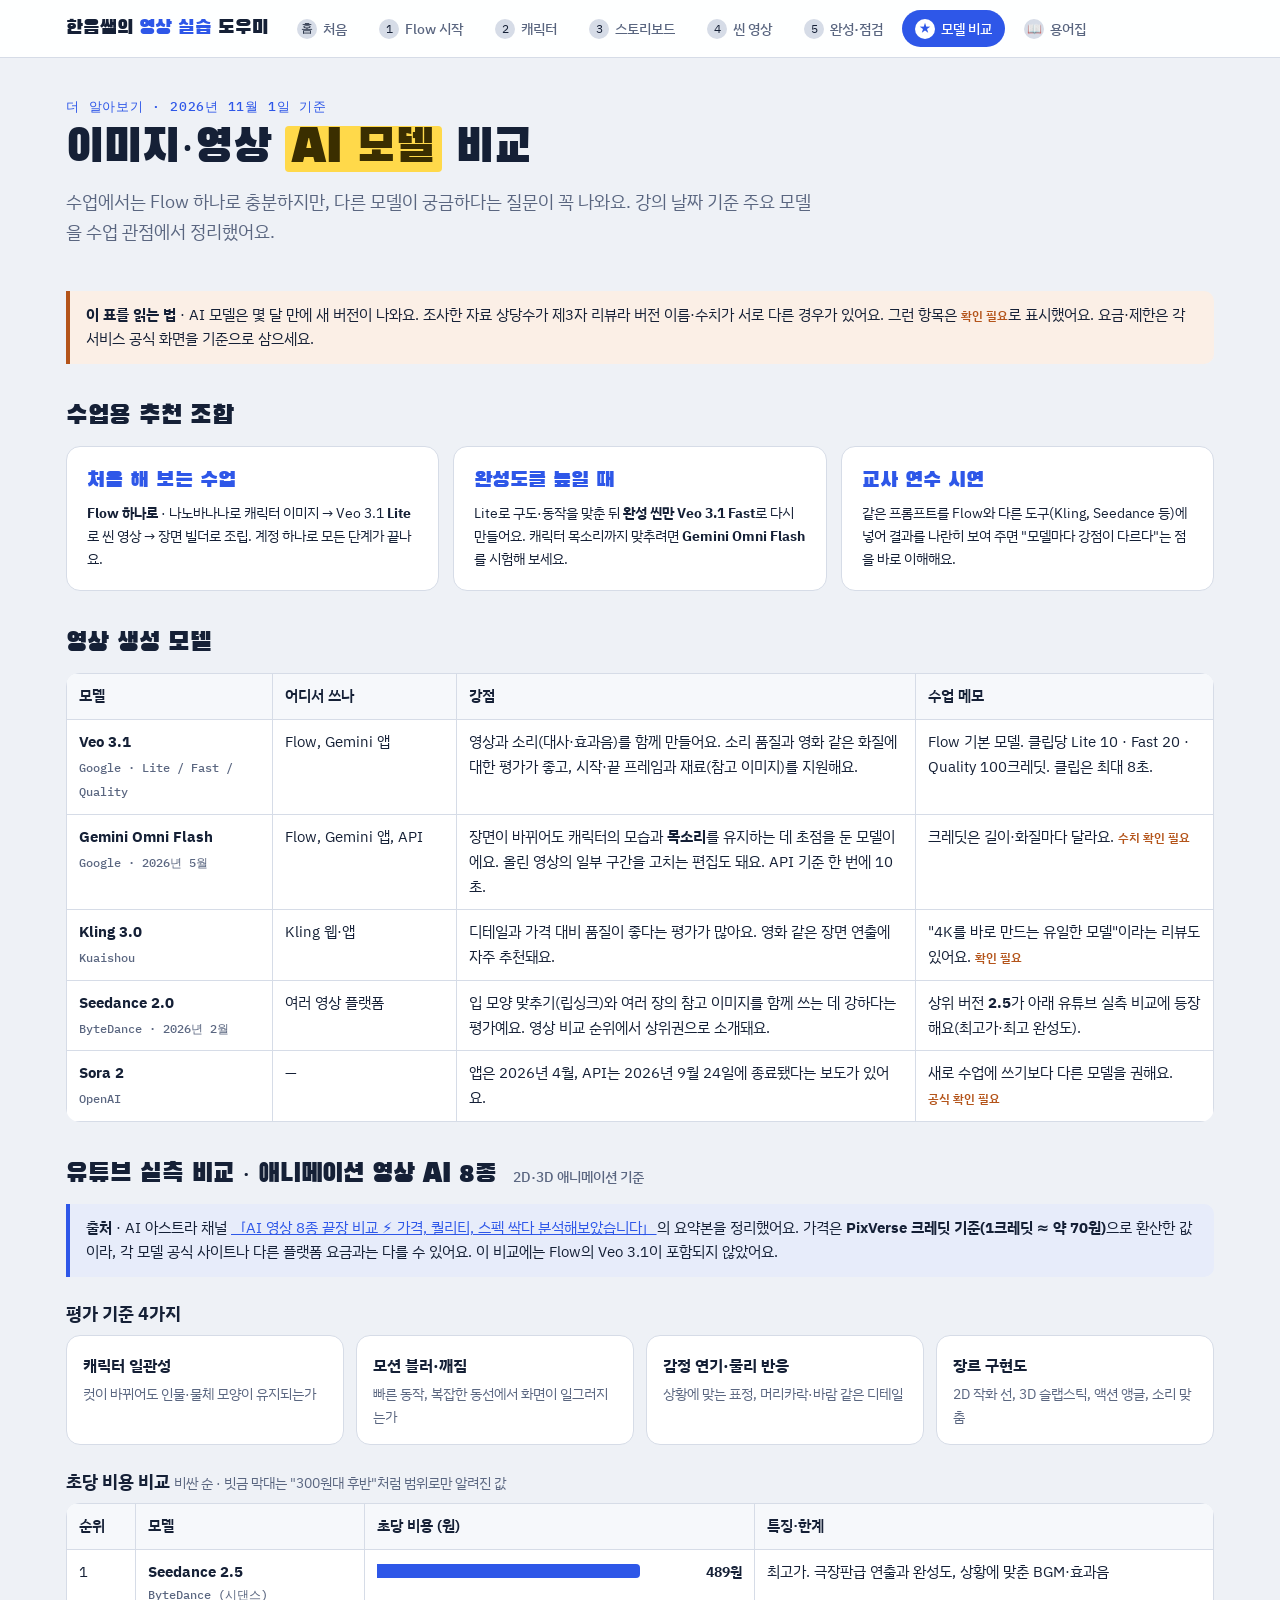
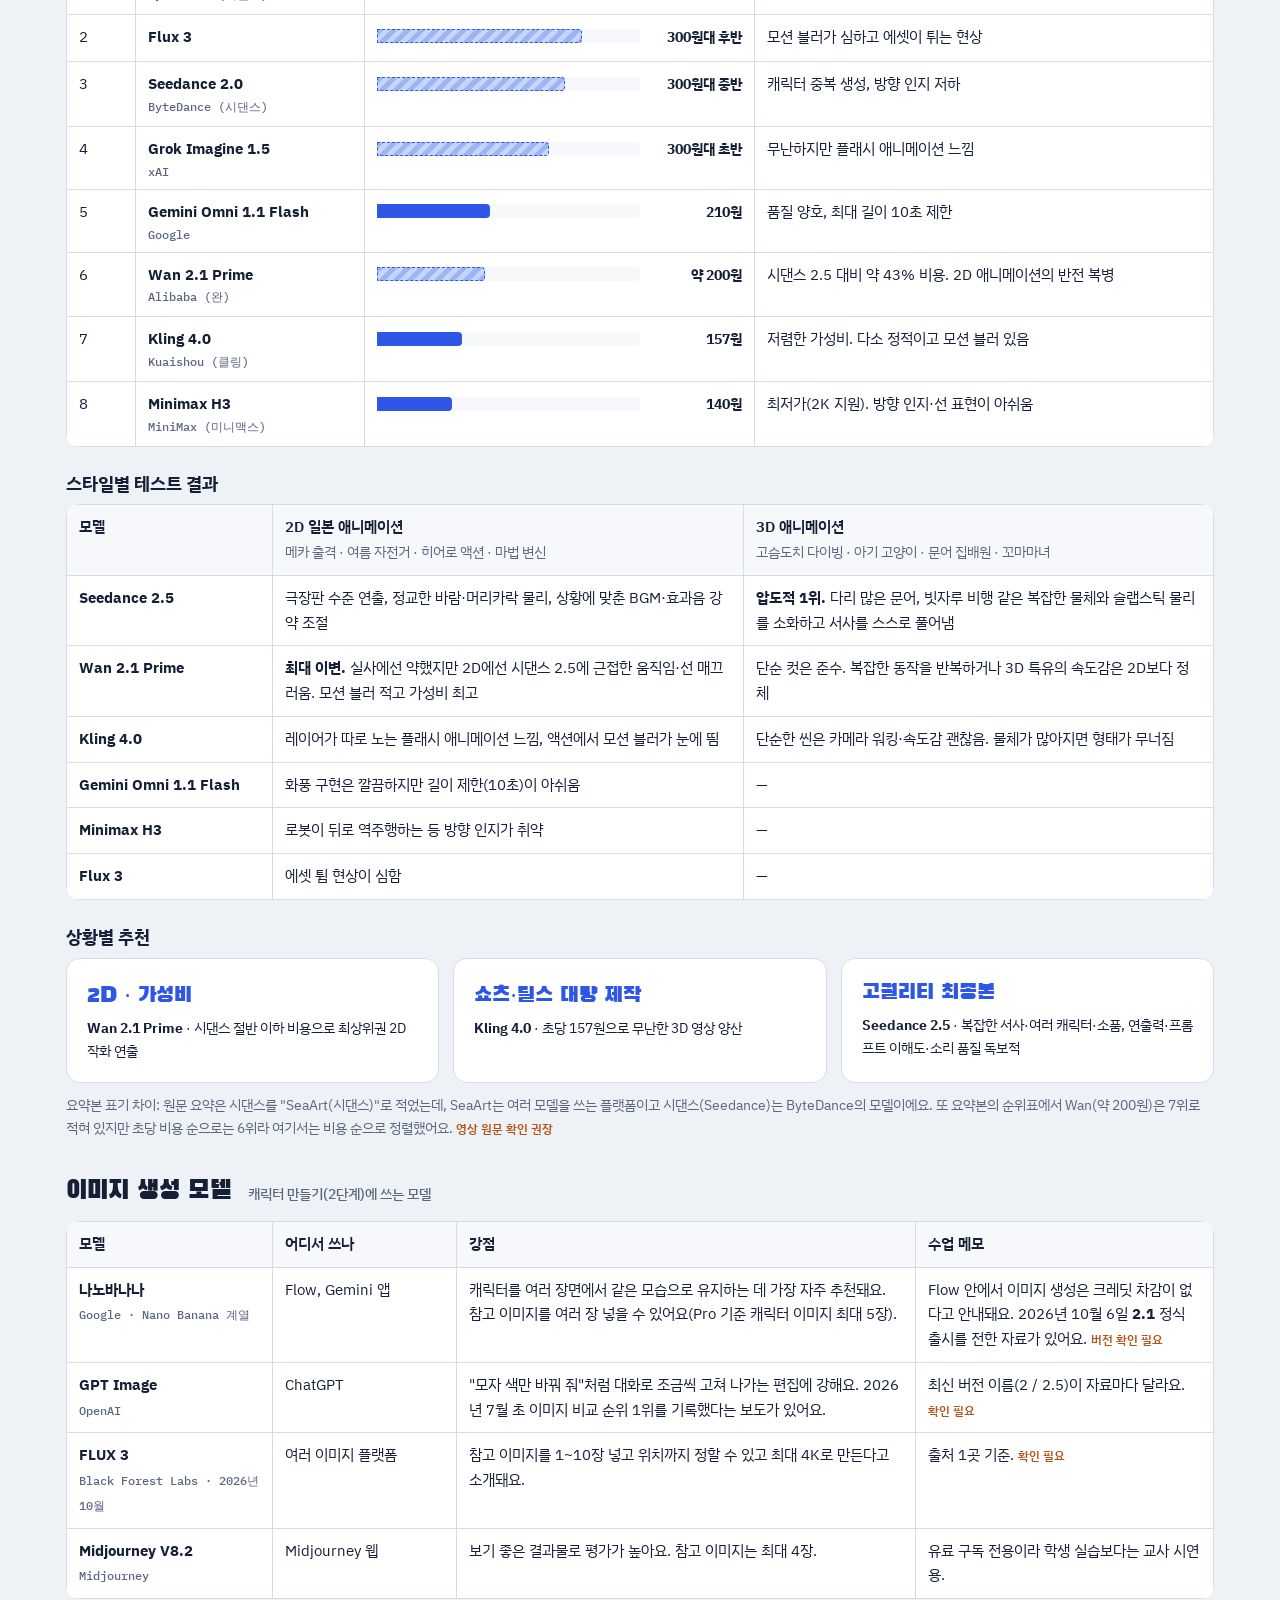
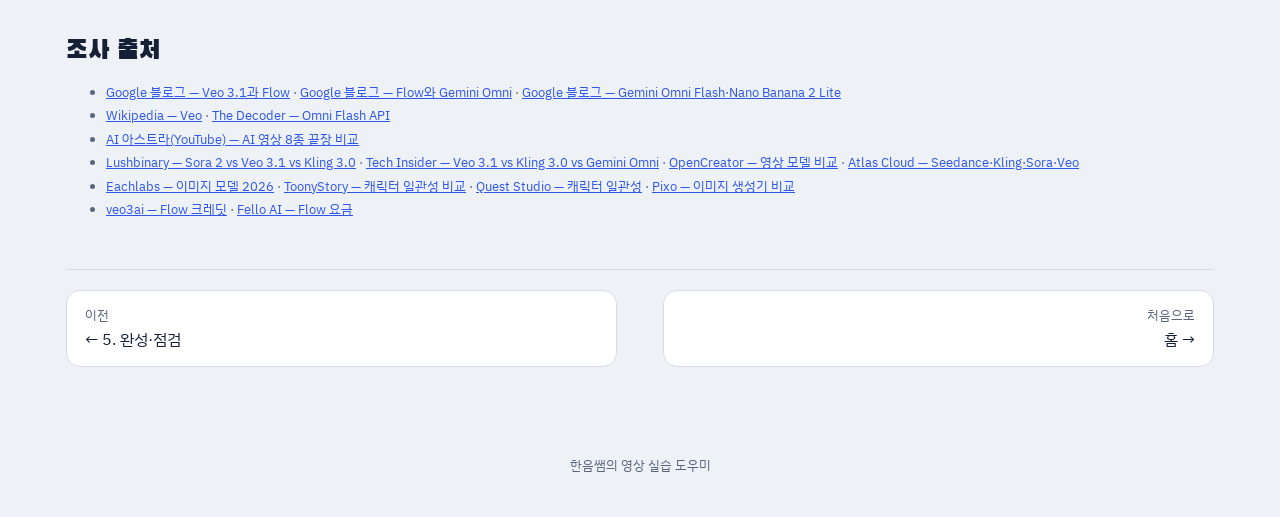
<file: models.html>
<!doctype html>
<html lang="ko">
<head>
<meta charset="utf-8">
<meta name="viewport" content="width=device-width,initial-scale=1">
<title>AI 모델 비교</title>
<link rel="preconnect" href="https://fonts.googleapis.com">
<link rel="preconnect" href="https://fonts.gstatic.com" crossorigin>
<link rel="stylesheet" href="https://fonts.googleapis.com/css2?family=Black+Han+Sans&family=IBM+Plex+Sans+KR:wght@400;500;700&family=IBM+Plex+Mono:wght@400;500&display=swap">
<link rel="stylesheet" href="assets/guide.css">
<style>
  .tbl td:first-child b{display:block}
  .tbl td:first-child span{font:500 12px var(--f-mono);color:var(--muted)}
  .pick{display:grid;grid-template-columns:repeat(3,minmax(0,1fr));gap:14px}
  @media (max-width:860px){.pick{grid-template-columns:minmax(0,1fr)}}
  .pick .card{margin:0}
  .pick .k{font:400 22px var(--f-display);color:var(--accent)}
  .uncertain{color:var(--warn);font-weight:600;font-size:12px;white-space:nowrap}
  .src{font-size:13px;color:var(--muted)} .src li{margin:2px 0}
  /* 초당 비용 막대: 한 가지 색, 정확한 값은 채움 / 범위로만 알려진 값은 점선 테두리 */
  .cost{display:flex;align-items:center;gap:10px;min-width:230px}
  .cost .track{flex:1;height:14px;background:var(--sunk);border-radius:0 4px 4px 0}
  .cost .fill{display:block;height:100%;background:var(--accent);border-radius:0 4px 4px 0}
  .cost .fill.approx{background:repeating-linear-gradient(135deg,#9DB4F5 0 5px,#C7D5FA 5px 10px);outline:1.5px dashed var(--accent);outline-offset:-1.5px}
  .cost b{font-variant-numeric:tabular-nums;white-space:nowrap;font-size:14px;min-width:92px;text-align:right}
  #astra td b + span{display:block;font:500 12px var(--f-mono);color:var(--muted);margin-top:2px}
  .crit{display:grid;grid-template-columns:repeat(4,minmax(0,1fr));gap:12px}
  @media (max-width:860px){.crit{grid-template-columns:repeat(2,minmax(0,1fr))}}
  .crit .card{margin:0;padding:16px}
  .crit h3{font-size:16px;margin:0 0 4px}
</style>
</head>
<body>
<div id="topbar"></div>

<main class="wrap">
  <div class="hero">
    <div class="eyebrow">더 알아보기 · 2026년 11월 1일 기준</div>
    <h1>이미지·영상 <mark>AI 모델</mark> 비교</h1>
    <p class="lede">수업에서는 Flow 하나로 충분하지만, 다른 모델이 궁금하다는 질문이 꼭 나와요. 강의 날짜 기준 주요 모델을 수업 관점에서 정리했어요.</p>
  </div>

  <section>
    <div class="note warn"><b>이 표를 읽는 법</b> · AI 모델은 몇 달 만에 새 버전이 나와요. 조사한 자료 상당수가 제3자 리뷰라 버전 이름·수치가 서로 다른 경우가 있어요. 그런 항목은 <span class="uncertain">확인 필요</span>로 표시했어요. 요금·제한은 각 서비스 공식 화면을 기준으로 삼으세요.</div>
  </section>

  <section>
    <h2>수업용 추천 조합</h2>
    <div class="pick">
      <div class="card"><div class="k">처음 해 보는 수업</div><p class="small" style="margin:6px 0 0"><b>Flow 하나로</b> · 나노바나나로 캐릭터 이미지 → Veo 3.1 <b>Lite</b>로 씬 영상 → 장면 빌더로 조립. 계정 하나로 모든 단계가 끝나요.</p></div>
      <div class="card"><div class="k">완성도를 높일 때</div><p class="small" style="margin:6px 0 0">Lite로 구도·동작을 맞춘 뒤 <b>완성 씬만 Veo 3.1 Fast</b>로 다시 만들어요. 캐릭터 목소리까지 맞추려면 <b>Gemini Omni Flash</b>를 시험해 보세요.</p></div>
      <div class="card"><div class="k">교사 연수 시연</div><p class="small" style="margin:6px 0 0">같은 프롬프트를 Flow와 다른 도구(Kling, Seedance 등)에 넣어 결과를 나란히 보여 주면 "모델마다 강점이 다르다"는 점을 바로 이해해요.</p></div>
    </div>
  </section>

  <section>
    <h2>영상 생성 모델</h2>
    <div class="tbl-wrap">
      <table class="tbl">
        <thead><tr><th style="width:18%">모델</th><th style="width:16%">어디서 쓰나</th><th>강점</th><th style="width:26%">수업 메모</th></tr></thead>
        <tbody>
          <tr><td><b>Veo 3.1</b><span>Google · Lite / Fast / Quality</span></td><td>Flow, Gemini 앱</td><td>영상과 소리(대사·효과음)를 함께 만들어요. 소리 품질과 영화 같은 화질에 대한 평가가 좋고, 시작·끝 프레임과 재료(참고 이미지)를 지원해요.</td><td>Flow 기본 모델. 클립당 Lite 10 · Fast 20 · Quality 100크레딧. 클립은 최대 8초.</td></tr>
          <tr><td><b>Gemini Omni Flash</b><span>Google · 2026년 5월</span></td><td>Flow, Gemini 앱, API</td><td>장면이 바뀌어도 캐릭터의 모습과 <b>목소리</b>를 유지하는 데 초점을 둔 모델이에요. 올린 영상의 일부 구간을 고치는 편집도 돼요. API 기준 한 번에 10초.</td><td>크레딧은 길이·화질마다 달라요. <span class="uncertain">수치 확인 필요</span></td></tr>
          <tr><td><b>Kling 3.0</b><span>Kuaishou</span></td><td>Kling 웹·앱</td><td>디테일과 가격 대비 품질이 좋다는 평가가 많아요. 영화 같은 장면 연출에 자주 추천돼요.</td><td>"4K를 바로 만드는 유일한 모델"이라는 리뷰도 있어요. <span class="uncertain">확인 필요</span></td></tr>
          <tr><td><b>Seedance 2.0</b><span>ByteDance · 2026년 2월</span></td><td>여러 영상 플랫폼</td><td>입 모양 맞추기(립싱크)와 여러 장의 참고 이미지를 함께 쓰는 데 강하다는 평가예요. 영상 비교 순위에서 상위권으로 소개돼요.</td><td>상위 버전 <b>2.5</b>가 아래 유튜브 실측 비교에 등장해요(최고가·최고 완성도).</td></tr>
          <tr><td><b>Sora 2</b><span>OpenAI</span></td><td>—</td><td>앱은 2026년 4월, API는 2026년 9월 24일에 종료됐다는 보도가 있어요.</td><td>새로 수업에 쓰기보다 다른 모델을 권해요. <span class="uncertain">공식 확인 필요</span></td></tr>
        </tbody>
      </table>
    </div>
  </section>

  <section id="astra">
    <h2>유튜브 실측 비교 · 애니메이션 영상 AI 8종 <small>2D·3D 애니메이션 기준</small></h2>
    <div class="note"><b>출처</b> · AI 아스트라 채널 <a href="http://www.youtube.com/watch?v=xewyMTsmuZI" target="_blank" rel="noopener">「AI 영상 8종 끝장 비교 ⚡ 가격, 퀄리티, 스펙 싹다 분석해보았습니다」</a>의 요약본을 정리했어요. 가격은 <b>PixVerse 크레딧 기준(1크레딧 ≈ 약 70원)</b>으로 환산한 값이라, 각 모델 공식 사이트나 다른 플랫폼 요금과는 다를 수 있어요. 이 비교에는 Flow의 Veo 3.1이 포함되지 않았어요.</div>

    <h3 style="margin-top:22px">평가 기준 4가지</h3>
    <div class="crit">
      <div class="card"><h3>캐릭터 일관성</h3><p class="small muted" style="margin:0">컷이 바뀌어도 인물·물체 모양이 유지되는가</p></div>
      <div class="card"><h3>모션 블러·깨짐</h3><p class="small muted" style="margin:0">빠른 동작, 복잡한 동선에서 화면이 일그러지는가</p></div>
      <div class="card"><h3>감정 연기·물리 반응</h3><p class="small muted" style="margin:0">상황에 맞는 표정, 머리카락·바람 같은 디테일</p></div>
      <div class="card"><h3>장르 구현도</h3><p class="small muted" style="margin:0">2D 작화 선, 3D 슬랩스틱, 액션 앵글, 소리 맞춤</p></div>
    </div>

    <h3 style="margin-top:22px">초당 비용 비교 <small class="muted small" style="font-weight:400">비싼 순 · 빗금 막대는 "300원대 후반"처럼 범위로만 알려진 값</small></h3>
    <div class="tbl-wrap">
      <table class="tbl">
        <thead><tr><th style="width:6%">순위</th><th style="width:20%">모델</th><th style="width:34%">초당 비용 (원)</th><th>특징·한계</th></tr></thead>
        <tbody>
<tr><td>1</td><td><b>Seedance 2.5</b><span>ByteDance (시댄스)</span></td><td><div class="cost" title="Seedance 2.5: 초당 489원"><span class="track"><span class="fill" style="width:100.0%"></span></span><b>489원</b></div></td><td>최고가. 극장판급 연출과 완성도, 상황에 맞춘 BGM·효과음</td></tr>
<tr><td>2</td><td><b>Flux 3</b><span></span></td><td><div class="cost" title="Flux 3: 초당 300원대 후반"><span class="track"><span class="fill approx" style="width:77.7%"></span></span><b>300원대 후반</b></div></td><td>모션 블러가 심하고 에셋이 튀는 현상</td></tr>
<tr><td>3</td><td><b>Seedance 2.0</b><span>ByteDance (시댄스)</span></td><td><div class="cost" title="Seedance 2.0: 초당 300원대 중반"><span class="track"><span class="fill approx" style="width:71.6%"></span></span><b>300원대 중반</b></div></td><td>캐릭터 중복 생성, 방향 인지 저하</td></tr>
<tr><td>4</td><td><b>Grok Imagine 1.5</b><span>xAI</span></td><td><div class="cost" title="Grok Imagine 1.5: 초당 300원대 초반"><span class="track"><span class="fill approx" style="width:65.4%"></span></span><b>300원대 초반</b></div></td><td>무난하지만 플래시 애니메이션 느낌</td></tr>
<tr><td>5</td><td><b>Gemini Omni 1.1 Flash</b><span>Google</span></td><td><div class="cost" title="Gemini Omni 1.1 Flash: 초당 210원"><span class="track"><span class="fill" style="width:42.9%"></span></span><b>210원</b></div></td><td>품질 양호, 최대 길이 10초 제한</td></tr>
<tr><td>6</td><td><b>Wan 2.1 Prime</b><span>Alibaba (완)</span></td><td><div class="cost" title="Wan 2.1 Prime: 초당 약 200원"><span class="track"><span class="fill approx" style="width:40.9%"></span></span><b>약 200원</b></div></td><td>시댄스 2.5 대비 약 43% 비용. 2D 애니메이션의 반전 복병</td></tr>
<tr><td>7</td><td><b>Kling 4.0</b><span>Kuaishou (클링)</span></td><td><div class="cost" title="Kling 4.0: 초당 157원"><span class="track"><span class="fill" style="width:32.1%"></span></span><b>157원</b></div></td><td>저렴한 가성비. 다소 정적이고 모션 블러 있음</td></tr>
<tr><td>8</td><td><b>Minimax H3</b><span>MiniMax (미니맥스)</span></td><td><div class="cost" title="Minimax H3: 초당 140원"><span class="track"><span class="fill" style="width:28.6%"></span></span><b>140원</b></div></td><td>최저가(2K 지원). 방향 인지·선 표현이 아쉬움</td></tr>
        </tbody>
      </table>
    </div>

    <h3 style="margin-top:22px">스타일별 테스트 결과</h3>
    <div class="tbl-wrap">
      <table class="tbl">
        <thead><tr><th style="width:18%">모델</th><th>2D 일본 애니메이션<br><span class="small muted" style="font-weight:400">메카 출격 · 여름 자전거 · 히어로 액션 · 마법 변신</span></th><th>3D 애니메이션<br><span class="small muted" style="font-weight:400">고슴도치 다이빙 · 아기 고양이 · 문어 집배원 · 꼬마마녀</span></th></tr></thead>
        <tbody>
          <tr><td><b>Seedance 2.5</b></td><td>극장판 수준 연출, 정교한 바람·머리카락 물리, 상황에 맞춘 BGM·효과음 강약 조절</td><td><b>압도적 1위.</b> 다리 많은 문어, 빗자루 비행 같은 복잡한 물체와 슬랩스틱 물리를 소화하고 서사를 스스로 풀어냄</td></tr>
          <tr><td><b>Wan 2.1 Prime</b></td><td><b>최대 이변.</b> 실사에선 약했지만 2D에선 시댄스 2.5에 근접한 움직임·선 매끄러움. 모션 블러 적고 가성비 최고</td><td>단순 컷은 준수. 복잡한 동작을 반복하거나 3D 특유의 속도감은 2D보다 정체</td></tr>
          <tr><td><b>Kling 4.0</b></td><td>레이어가 따로 노는 플래시 애니메이션 느낌, 액션에서 모션 블러가 눈에 띔</td><td>단순한 씬은 카메라 워킹·속도감 괜찮음. 물체가 많아지면 형태가 무너짐</td></tr>
          <tr><td><b>Gemini Omni 1.1 Flash</b></td><td>화풍 구현은 깔끔하지만 길이 제한(10초)이 아쉬움</td><td>—</td></tr>
          <tr><td><b>Minimax H3</b></td><td>로봇이 뒤로 역주행하는 등 방향 인지가 취약</td><td>—</td></tr>
          <tr><td><b>Flux 3</b></td><td>에셋 튐 현상이 심함</td><td>—</td></tr>
        </tbody>
      </table>
    </div>

    <h3 style="margin-top:22px">상황별 추천</h3>
    <div class="pick">
      <div class="card"><div class="k">2D · 가성비</div><p class="small" style="margin:6px 0 0"><b>Wan 2.1 Prime</b> · 시댄스 절반 이하 비용으로 최상위권 2D 작화 연출</p></div>
      <div class="card"><div class="k">쇼츠·릴스 대량 제작</div><p class="small" style="margin:6px 0 0"><b>Kling 4.0</b> · 초당 157원으로 무난한 3D 영상 양산</p></div>
      <div class="card"><div class="k">고퀄리티 최종본</div><p class="small" style="margin:6px 0 0"><b>Seedance 2.5</b> · 복잡한 서사·여러 캐릭터·소품, 연출력·프롬프트 이해도·소리 품질 독보적</p></div>
    </div>
    <p class="small muted" style="margin-top:10px">요약본 표기 차이: 원문 요약은 시댄스를 "SeaArt(시댄스)"로 적었는데, SeaArt는 여러 모델을 쓰는 플랫폼이고 시댄스(Seedance)는 ByteDance의 모델이에요. 또 요약본의 순위표에서 Wan(약 200원)은 7위로 적혀 있지만 초당 비용 순으로는 6위라 여기서는 비용 순으로 정렬했어요. <span class="uncertain">영상 원문 확인 권장</span></p>
  </section>

  <section>
    <h2>이미지 생성 모델 <small>캐릭터 만들기(2단계)에 쓰는 모델</small></h2>
    <div class="tbl-wrap">
      <table class="tbl">
        <thead><tr><th style="width:18%">모델</th><th style="width:16%">어디서 쓰나</th><th>강점</th><th style="width:26%">수업 메모</th></tr></thead>
        <tbody>
          <tr><td><b>나노바나나</b><span>Google · Nano Banana 계열</span></td><td>Flow, Gemini 앱</td><td>캐릭터를 여러 장면에서 같은 모습으로 유지하는 데 가장 자주 추천돼요. 참고 이미지를 여러 장 넣을 수 있어요(Pro 기준 캐릭터 이미지 최대 5장).</td><td>Flow 안에서 이미지 생성은 크레딧 차감이 없다고 안내돼요. 2026년 10월 6일 <b>2.1</b> 정식 출시를 전한 자료가 있어요. <span class="uncertain">버전 확인 필요</span></td></tr>
          <tr><td><b>GPT Image</b><span>OpenAI</span></td><td>ChatGPT</td><td>"모자 색만 바꿔 줘"처럼 대화로 조금씩 고쳐 나가는 편집에 강해요. 2026년 7월 초 이미지 비교 순위 1위를 기록했다는 보도가 있어요.</td><td>최신 버전 이름(2 / 2.5)이 자료마다 달라요. <span class="uncertain">확인 필요</span></td></tr>
          <tr><td><b>FLUX 3</b><span>Black Forest Labs · 2026년 10월</span></td><td>여러 이미지 플랫폼</td><td>참고 이미지를 1~10장 넣고 위치까지 정할 수 있고 최대 4K로 만든다고 소개돼요.</td><td>출처 1곳 기준. <span class="uncertain">확인 필요</span></td></tr>
          <tr><td><b>Midjourney V8.2</b><span>Midjourney</span></td><td>Midjourney 웹</td><td>보기 좋은 결과물로 평가가 높아요. 참고 이미지는 최대 4장.</td><td>유료 구독 전용이라 학생 실습보다는 교사 시연용.</td></tr>
        </tbody>
      </table>
    </div>
  </section>

  <section>
    <h2>조사 출처</h2>
    <ul class="src">
      <li><a href="https://blog.google/innovation-and-ai/products/veo-updates-flow/" target="_blank" rel="noopener">Google 블로그 — Veo 3.1과 Flow</a> · <a href="https://blog.google/innovation-and-ai/models-and-research/google-labs/flow-updates/" target="_blank" rel="noopener">Google 블로그 — Flow와 Gemini Omni</a> · <a href="https://blog.google/innovation-and-ai/models-and-research/gemini-models/gemini-omni-flash-nano-banana-2-lite/" target="_blank" rel="noopener">Google 블로그 — Gemini Omni Flash·Nano Banana 2 Lite</a></li>
      <li><a href="https://en.wikipedia.org/wiki/Veo_(text-to-video_model)" target="_blank" rel="noopener">Wikipedia — Veo</a> · <a href="https://the-decoder.com/google-launches-nano-banana-2-lite-for-fast-ai-images-and-gemini-omni-flash-for-video-via-api/" target="_blank" rel="noopener">The Decoder — Omni Flash API</a></li>
      <li><a href="http://www.youtube.com/watch?v=xewyMTsmuZI" target="_blank" rel="noopener">AI 아스트라(YouTube) — AI 영상 8종 끝장 비교</a></li>
      <li><a href="https://lushbinary.com/blog/ai-video-generation-sora-veo-kling-seedance-comparison/" target="_blank" rel="noopener">Lushbinary — Sora 2 vs Veo 3.1 vs Kling 3.0</a> · <a href="https://tech-insider.org/best-ai-video-generator-2026/" target="_blank" rel="noopener">Tech Insider — Veo 3.1 vs Kling 3.0 vs Gemini Omni</a> · <a href="https://opencreator.io/blog/ai-video-models-comparison-2026" target="_blank" rel="noopener">OpenCreator — 영상 모델 비교</a> · <a href="https://www.atlascloud.ai/blog/guides/seedance-vs-kling-vs-sora-vs-veo" target="_blank" rel="noopener">Atlas Cloud — Seedance·Kling·Sora·Veo</a></li>
      <li><a href="https://www.eachlabs.ai/blog/best-ai-image-generation-models-2026" target="_blank" rel="noopener">Eachlabs — 이미지 모델 2026</a> · <a href="https://toonystory.com/blog/best-ai-for-character-consistency-2026" target="_blank" rel="noopener">ToonyStory — 캐릭터 일관성 비교</a> · <a href="https://queststudio.io/blog/best-ai-models-for-character-consistency" target="_blank" rel="noopener">Quest Studio — 캐릭터 일관성</a> · <a href="https://pixo.video/blog/best-ai-image-generators" target="_blank" rel="noopener">Pixo — 이미지 생성기 비교</a></li>
      <li><a href="https://www.veo3ai.io/blog/is-google-flow-free" target="_blank" rel="noopener">veo3ai — Flow 크레딧</a> · <a href="https://felloai.com/google-flow/" target="_blank" rel="noopener">Fello AI — Flow 요금</a></li>
    </ul>
  </section>

  <div class="pager">
    <a href="finish.html"><small>이전</small>← 5. 완성·점검</a>
    <a class="next" href="index.html"><small>처음으로</small>홈 →</a>
  </div>
</main>

<footer>한음쌤의 영상 실습 도우미</footer>
<script src="assets/guide.js"></script>
</body>
</html>
</file>
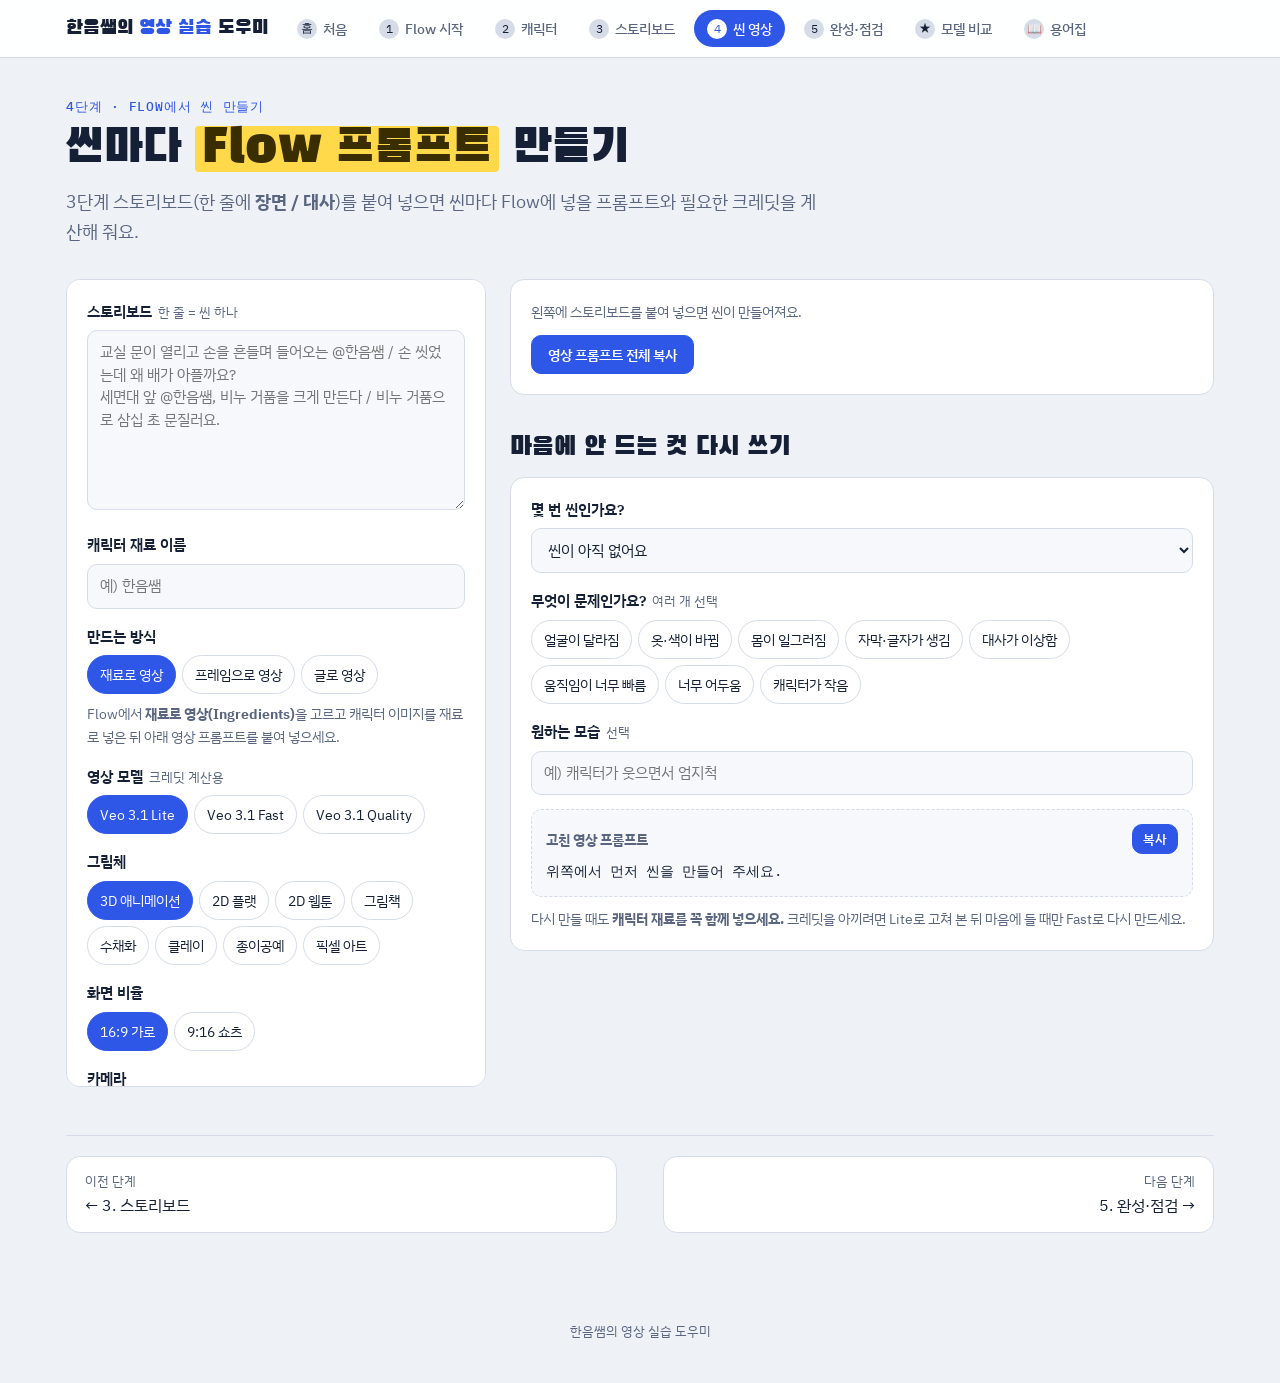
<file: scenes.html>
<!doctype html>
<html lang="ko">
<head>
<meta charset="utf-8">
<meta name="viewport" content="width=device-width,initial-scale=1">
<title>씬 영상 만들기</title>
<link rel="preconnect" href="https://fonts.googleapis.com">
<link rel="preconnect" href="https://fonts.gstatic.com" crossorigin>
<link rel="stylesheet" href="https://fonts.googleapis.com/css2?family=Black+Han+Sans&family=IBM+Plex+Sans+KR:wght@400;500;700&family=IBM+Plex+Mono:wght@400;500&display=swap">
<link rel="stylesheet" href="assets/guide.css">
<style>
  .scene{display:grid;grid-template-columns:110px minmax(0,1fr);gap:16px}
  .scene .meta{font:400 34px/1 var(--f-display);color:var(--accent)}
  .scene .meta small{display:block;font:500 13px var(--f-mono);color:var(--muted);margin-top:6px}
  .scene .line{font-size:16px;font-weight:500;margin:0 0 4px}
  .scene .say{font-size:14px;color:var(--muted);margin:0 0 6px}
  @media (max-width:640px){.scene{grid-template-columns:minmax(0,1fr)}}
  .sum{display:flex;gap:18px;flex-wrap:wrap;font-size:14px;color:var(--muted)}
  .sum b{color:var(--ink);font-size:18px}
  .sum .over b{color:var(--warn)}
</style>
</head>
<body>
<div id="topbar"></div>

<main class="wrap">
  <div class="hero">
    <div class="eyebrow">4단계 · Flow에서 씬 만들기</div>
    <h1>씬마다 <mark>Flow 프롬프트</mark> 만들기</h1>
    <p class="lede">3단계 스토리보드(한 줄에 <b>장면 / 대사</b>)를 붙여 넣으면 씬마다 Flow에 넣을 프롬프트와 필요한 크레딧을 계산해 줘요.</p>
  </div>

  <div class="split" style="margin-top:24px">
    <form class="card sticky" id="f" data-save="scenes2">
      <label class="f" for="story">스토리보드<span>한 줄 = 씬 하나</span></label>
      <textarea id="story" name="story" rows="7" placeholder="교실 문이 열리고 손을 흔들며 들어오는 @한음쌤 / 손 씻었는데 왜 배가 아플까요?&#10;세면대 앞 @한음쌤, 비누 거품을 크게 만든다 / 비누 거품으로 삼십 초 문질러요."></textarea>

      <label class="f" for="char">캐릭터 재료 이름</label>
      <input type="text" id="char" name="char" placeholder="예) 한음쌤">

      <label class="f">만드는 방식</label>
      <div class="chips">
        <input type="radio" name="mode" id="m1" value="ing" checked><label for="m1">재료로 영상</label>
        <input type="radio" name="mode" id="m2" value="frame"><label for="m2">프레임으로 영상</label>
        <input type="radio" name="mode" id="m3" value="text"><label for="m3">글로 영상</label>
      </div>
      <p class="small muted" id="modeTip" style="margin:8px 0 0"></p>

      <label class="f">영상 모델<span>크레딧 계산용</span></label>
      <div class="chips">
        <input type="radio" name="model" id="d1" value="lite" checked><label for="d1">Veo 3.1 Lite</label>
        <input type="radio" name="model" id="d2" value="fast"><label for="d2">Veo 3.1 Fast</label>
        <input type="radio" name="model" id="d3" value="quality"><label for="d3">Veo 3.1 Quality</label>
      </div>

      <label class="f">그림체</label>
      <div class="chips" id="styles"></div>

      <label class="f">화면 비율</label>
      <div class="chips">
        <input type="radio" name="ratio" id="r1" value="16:9" checked><label for="r1">16:9 가로</label>
        <input type="radio" name="ratio" id="r2" value="9:16"><label for="r2">9:16 쇼츠</label>
      </div>

      <label class="f">카메라</label>
      <div class="chips">
        <input type="radio" name="cam" id="c1" value="static camera" checked><label for="c1">고정</label>
        <input type="radio" name="cam" id="c2" value="slow push-in toward the character"><label for="c2">천천히 다가가기</label>
        <input type="radio" name="cam" id="c3" value="slow pan from left to right"><label for="c3">좌우 이동</label>
        <input type="radio" name="cam" id="c4" value="camera follows the character"><label for="c4">따라가기</label>
      </div>

      <label class="f">배경음악</label>
      <div class="chips">
        <input type="radio" name="bgm" id="b1" value="no" checked><label for="b1">넣지 않기</label>
        <input type="radio" name="bgm" id="b2" value="yes"><label for="b2">가볍게 넣기</label>
      </div>
      <p class="small muted" style="margin:8px 0 0">씬마다 음악이 따로 생기면 이어 붙였을 때 끊겨 들려요. 음악은 보통 꺼 두세요.</p>
    </form>

    <div>
      <div class="card">
        <div class="sum" id="sum"></div>
        <div class="row" style="margin-top:12px">
          <button class="btn" data-copy="allVid">영상 프롬프트 전체 복사</button>
          <button class="btn ghost" data-copy="allImg" id="allImgBtn">시작 이미지 프롬프트 전체 복사</button>
        </div>
        <pre id="allImg" hidden></pre><pre id="allVid" hidden></pre>
      </div>
      <div id="list"></div>

      <section>
        <h2>마음에 안 드는 컷 다시 쓰기</h2>
        <form class="card" id="fix" data-save="fix2">
          <label class="f" for="fixNo">몇 번 씬인가요?</label>
          <select id="fixNo" name="no"></select>
          <label class="f">무엇이 문제인가요?<span>여러 개 선택</span></label>
          <div class="chips" id="probs"></div>
          <label class="f" for="want">원하는 모습<span>선택</span></label>
          <input type="text" id="want" name="want" placeholder="예) 캐릭터가 웃으면서 엄지척">
          <div class="out" style="margin-top:14px"><div class="out-head"><b class="muted small">고친 영상 프롬프트</b><button class="btn sm" data-copy="fixOut">복사</button></div><pre id="fixOut"></pre></div>
          <p class="small muted" style="margin:10px 0 0">다시 만들 때도 <b>캐릭터 재료를 꼭 함께 넣으세요.</b> 크레딧을 아끼려면 Lite로 고쳐 본 뒤 마음에 들 때만 Fast로 다시 만드세요.</p>
        </form>
      </section>
    </div>
  </div>

  <div class="pager">
    <a href="story.html"><small>이전 단계</small>← 3. 스토리보드</a>
    <a class="next" href="finish.html"><small>다음 단계</small>5. 완성·점검 →</a>
  </div>
</main>

<footer>한음쌤의 영상 실습 도우미</footer>
<script src="assets/guide.js"></script>
<script>
const $ = id => document.getElementById(id);
const esc = s => s.replace(/[&<>"]/g, c => ({ '&': '&amp;', '<': '&lt;', '>': '&gt;', '"': '&quot;' }[c]));

// 그림체: 화면 이름 → 영어 프롬프트
const STYLES = {
  '3D 애니메이션': '3D animated film style, soft lighting, rounded shapes',
  '2D 플랫': 'flat 2D illustration style, bright soft colors',
  '2D 웹툰': '2D webtoon style, clean line art, cel shading',
  '그림책': "children's picture book style, colored pencil texture",
  '수채화': 'watercolor animation style',
  '클레이': 'claymation stop-motion style',
  '종이공예': 'paper craft stop-motion style',
  '픽셀 아트': 'pixel art game style',
};
$('styles').innerHTML = Object.keys(STYLES).map((k, i) =>
  `<input type="radio" name="style" id="st${i}" value="${k}"${i === 0 ? ' checked' : ''}><label for="st${i}">${k}</label>`).join('');

// 2026-11 조사 기준 Veo 3.1 클립당 크레딧(Ultra 아님). 바뀌면 이 숫자만 고치면 됨
const CREDIT = { lite: 10, fast: 20, quality: 100 };
const TIPS = {
  ing: 'Flow에서 <b>재료로 영상(Ingredients)</b>을 고르고 캐릭터 이미지를 재료로 넣은 뒤 아래 영상 프롬프트를 붙여 넣으세요.',
  frame: '먼저 <b>시작 이미지 프롬프트</b>로 장면 이미지를 만들고(차감 없음), 그 이미지를 시작 프레임으로 넣은 뒤 영상 프롬프트를 붙여 넣으세요.',
  text: '<b>글로 영상</b>은 가장 간단하지만 씬마다 캐릭터가 달라지기 쉬워요. 배경만 나오는 씬에 쓰세요.',
};
const SHOTS = ['wide shot', 'medium shot', 'close-up'];

let scenes = [], cfg = {};

const charTag = d => d.char ? '@' + d.char.replace(/^@/, '') : '@character';

function videoPrompt(sc, i, d) {
  const tag = charTag(d);
  const onScreen = sc.act.includes('@'); // 장면에 @이름이 있을 때만 캐릭터를 등장시킴
  const lines = [
    `[Scene ${i + 1}] ${STYLES[d.style]}, ${d.ratio}, ${SHOTS[i % 3]}, ${d.cam}.`,
    d.mode === 'frame' ? `Start from the attached first frame and animate it.` : null,
    d.mode === 'ing' && onScreen ? `Use ${tag} from the ingredients; keep the same face, hair, outfit and colors.` : null,
    `Action: ${sc.act}`,
    sc.say ? (onScreen ? `${tag} says in Korean, clearly and cheerfully: "${sc.say}"`
                       : `Off-screen narrator voice says in Korean, clearly and cheerfully: "${sc.say}"`) : null,
    `Audio: ${sc.say ? 'the spoken line plus ' : ''}natural sound effects${d.bgm === 'yes' ? ', light background music' : ', no background music'}.`,
    `No subtitles, no on-screen text, no logo, no watermark.`,
  ];
  return lines.filter(Boolean).join('\n');
}
function imagePrompt(sc, i, d) {
  return `[Scene ${i + 1} start frame] ${STYLES[d.style]}, ${d.ratio}, ${SHOTS[i % 3]}.\n` +
         (sc.act.includes('@') ? `Use ${charTag(d)} as the character reference; keep the same face, hair, outfit and colors.\n` : '') +
         `Scene: ${sc.act}\n` +
         `No text, no letters, no logo, no watermark.`;
}

bindForm($('f'), d => {
  cfg = d;
  scenes = (d.story || '').split('\n').map(l => l.trim()).filter(Boolean).map(l => {
    const [act, ...rest] = l.split('/');
    return { act: act.trim(), say: rest.join('/').trim() };
  });
  const cost = scenes.length * CREDIT[d.model];
  $('modeTip').innerHTML = TIPS[d.mode];
  $('allImgBtn').hidden = d.mode !== 'frame';

  $('sum').innerHTML = scenes.length
    ? `<span>씬 <b>${scenes.length}</b>개</span><span>약 <b>${scenes.length * 8}</b>초</span>` +
      `<span class="${cost > 50 ? 'over' : ''}">필요 크레딧 <b>${cost}</b> <small>(한 번씩만 만들 때)</small></span>` +
      `<span>무료 50크레딧 기준 <b>${Math.ceil(cost / 50)}</b>일치</span>`
    : '<span>왼쪽에 스토리보드를 붙여 넣으면 씬이 만들어져요.</span>';

  $('list').innerHTML = scenes.map((sc, i) => `
    <article class="card scene">
      <div class="meta">#${i + 1}<small>${i * 8}~${(i + 1) * 8}초</small></div>
      <div>
        <p class="line">${esc(sc.act)}</p>
        ${sc.say ? `<p class="say">💬 "${esc(sc.say)}" <span class="${sc.say.length > 20 ? 'tag' : ''}">${sc.say.length > 20 ? sc.say.length + '자 · 8초엔 길 수 있어요' : ''}</span></p>` : ''}
        ${d.mode === 'frame' ? `<div class="out"><div class="out-head"><b class="muted small">① 시작 이미지 프롬프트</b><button class="btn sm ghost" data-copy="img${i}">복사</button></div><pre id="img${i}">${esc(imagePrompt(sc, i, d))}</pre></div>` : ''}
        <div class="out"><div class="out-head"><b class="muted small">${d.mode === 'frame' ? '② ' : ''}영상 프롬프트</b><button class="btn sm" data-copy="vid${i}">복사</button></div><pre id="vid${i}">${esc(videoPrompt(sc, i, d))}</pre></div>
      </div>
    </article>`).join('');

  $('allVid').textContent = scenes.map((sc, i) => videoPrompt(sc, i, d)).join('\n\n');
  $('allImg').textContent = scenes.map((sc, i) => imagePrompt(sc, i, d)).join('\n\n');

  const sel = $('fixNo'), keep = sel.value;
  sel.innerHTML = scenes.map((sc, i) => `<option value="${i}">#${i + 1} ${esc(sc.act.slice(0, 24))}…</option>`).join('') || '<option value="">씬이 아직 없어요</option>';
  if (keep && +keep < scenes.length) sel.value = keep;
  sel.dispatchEvent(new Event('change', { bubbles: true }));
});

// 자주 생기는 문제 → 프롬프트에 덧붙일 고침 문장
const FIX = {
  '얼굴이 달라짐': 'Match the ingredient character exactly: same face, eyes, hairstyle and skin tone in every frame.',
  '옷·색이 바뀜': 'Same outfit and the same colors as the ingredient image, no new accessories.',
  '몸이 일그러짐': 'Stable anatomy, no morphing, no extra limbs, natural hands with five fingers.',
  '자막·글자가 생김': 'Absolutely no subtitles, captions, letters or signs anywhere.',
  '대사가 이상함': 'Speak only the given Korean line, slowly and clearly, mouth movements synced to the words.',
  '움직임이 너무 빠름': 'Slow, gentle, simple movement; only one action in the whole clip.',
  '너무 어두움': 'Bright, evenly lit, cheerful daytime lighting.',
  '캐릭터가 작음': 'Character is large and centered, filling about half of the frame.',
};
$('probs').innerHTML = Object.keys(FIX).map((k, i) =>
  `<input type="checkbox" name="p" id="p${i}" value="${k}"><label for="p${i}">${k}</label>`).join('');

bindForm($('fix'), d => {
  const i = +d.no;
  if (!scenes[i]) { $('fixOut').textContent = '위쪽에서 먼저 씬을 만들어 주세요.'; return; }
  const sc = { act: d.want ? `${d.want} — ${scenes[i].act}` : scenes[i].act, say: scenes[i].say };
  $('fixOut').textContent = videoPrompt(sc, i, cfg).replace(`[Scene ${i + 1}]`, `[Scene ${i + 1} - retry]`) +
    ((d.p || []).length ? '\n' + d.p.map(k => FIX[k]).join('\n') : '');
});
</script>
</body>
</html>
</file>
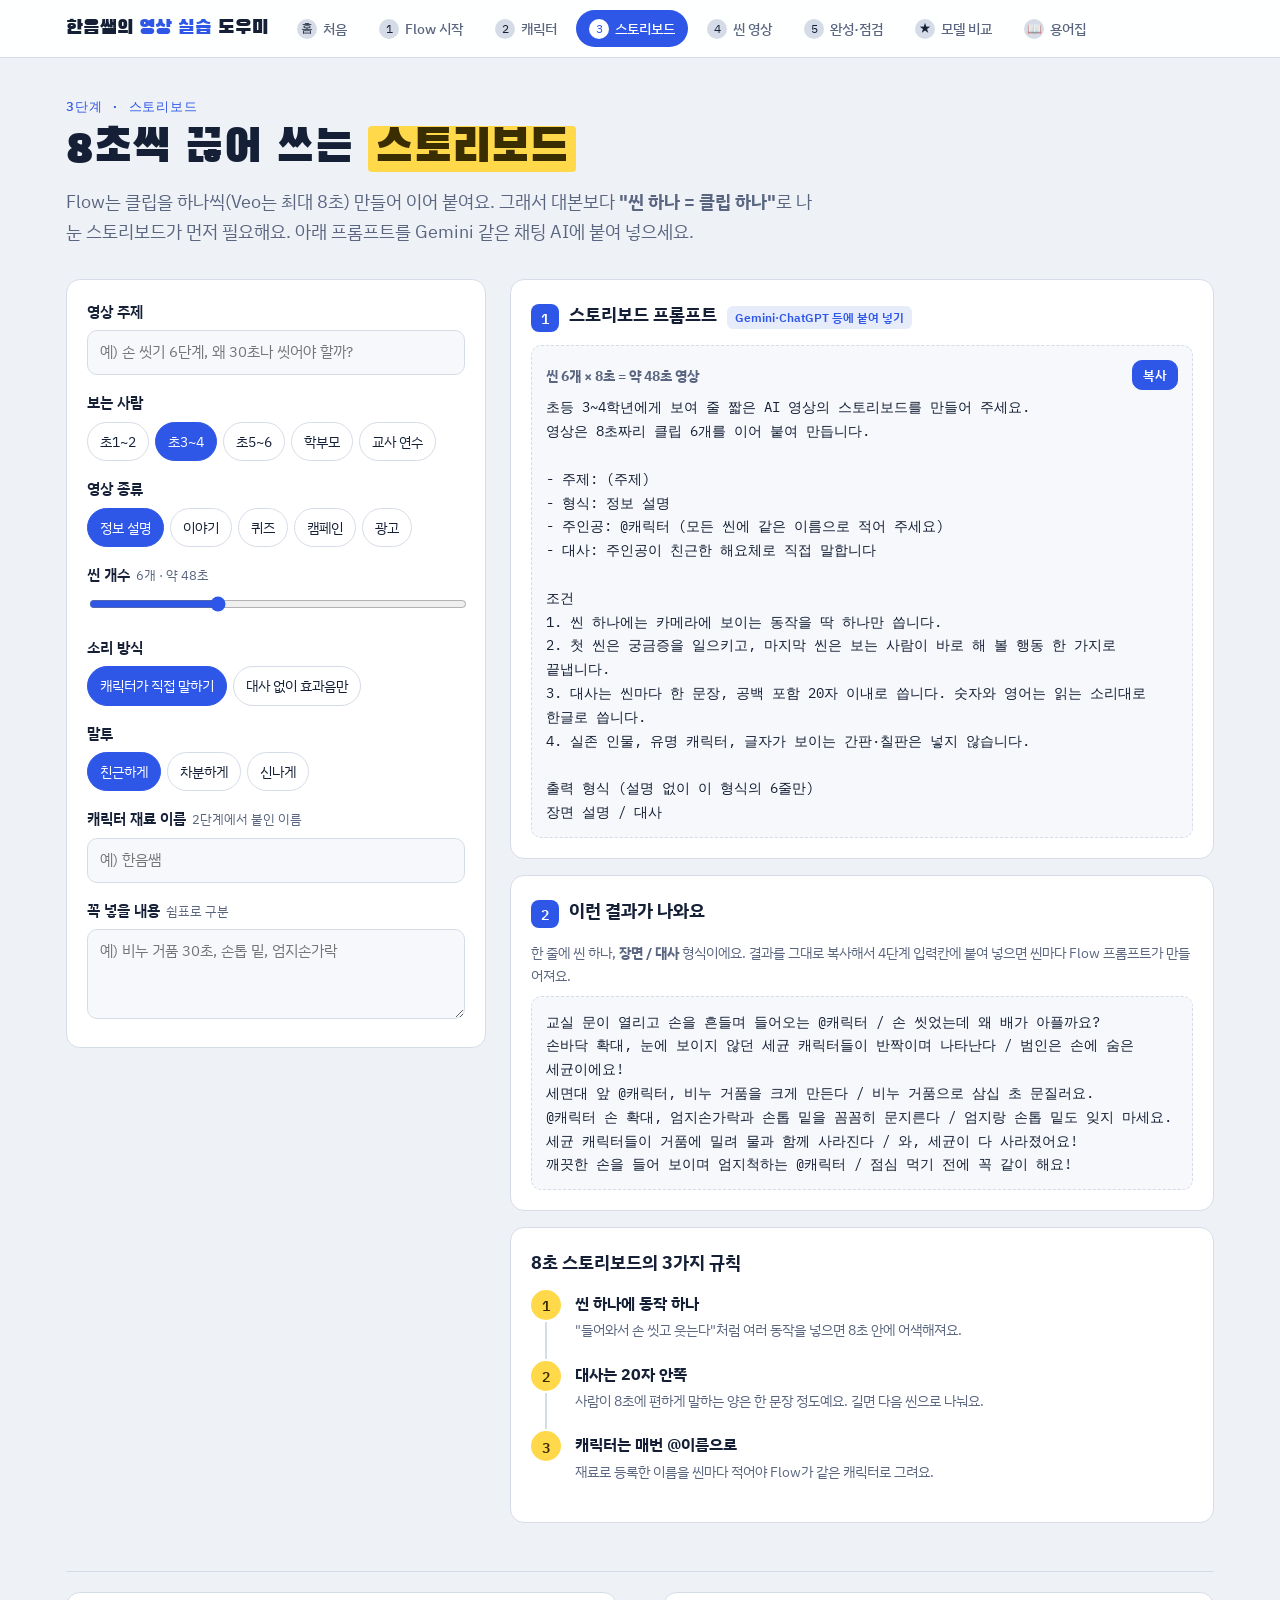
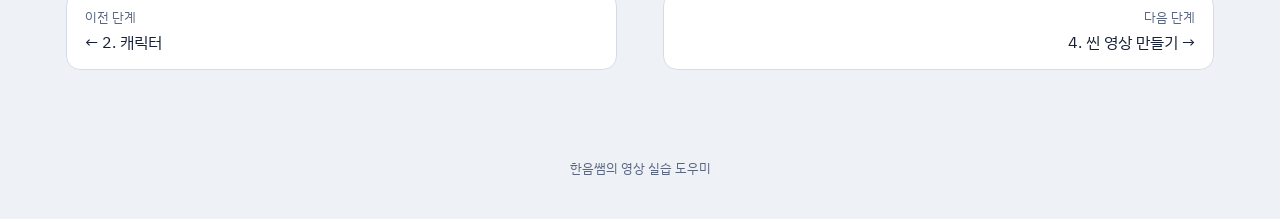
<file: story.html>
<!doctype html>
<html lang="ko">
<head>
<meta charset="utf-8">
<meta name="viewport" content="width=device-width,initial-scale=1">
<title>스토리보드 만들기</title>
<link rel="preconnect" href="https://fonts.googleapis.com">
<link rel="preconnect" href="https://fonts.gstatic.com" crossorigin>
<link rel="stylesheet" href="https://fonts.googleapis.com/css2?family=Black+Han+Sans&family=IBM+Plex+Sans+KR:wght@400;500;700&family=IBM+Plex+Mono:wght@400;500&display=swap">
<link rel="stylesheet" href="assets/guide.css">
</head>
<body>
<div id="topbar"></div>

<main class="wrap">
  <div class="hero">
    <div class="eyebrow">3단계 · 스토리보드</div>
    <h1>8초씩 끊어 쓰는 <mark>스토리보드</mark></h1>
    <p class="lede">Flow는 클립을 하나씩(Veo는 최대 8초) 만들어 이어 붙여요. 그래서 대본보다 <b>"씬 하나 = 클립 하나"</b>로 나눈 스토리보드가 먼저 필요해요. 아래 프롬프트를 Gemini 같은 채팅 AI에 붙여 넣으세요.</p>
  </div>

  <div class="split" style="margin-top:24px">
    <form class="card sticky" id="f" data-save="story">
      <label class="f" for="topic">영상 주제</label>
      <input type="text" id="topic" name="topic" placeholder="예) 손 씻기 6단계, 왜 30초나 씻어야 할까?">

      <label class="f">보는 사람</label>
      <div class="chips">
        <input type="radio" name="aud" id="a1" value="초등 1~2학년"><label for="a1">초1~2</label>
        <input type="radio" name="aud" id="a2" value="초등 3~4학년" checked><label for="a2">초3~4</label>
        <input type="radio" name="aud" id="a3" value="초등 5~6학년"><label for="a3">초5~6</label>
        <input type="radio" name="aud" id="a4" value="학부모"><label for="a4">학부모</label>
        <input type="radio" name="aud" id="a5" value="선생님(연수)"><label for="a5">교사 연수</label>
      </div>

      <label class="f">영상 종류</label>
      <div class="chips">
        <input type="radio" name="genre" id="g1" value="정보 설명" checked><label for="g1">정보 설명</label>
        <input type="radio" name="genre" id="g2" value="이야기(캐릭터가 문제를 겪고 해결)"><label for="g2">이야기</label>
        <input type="radio" name="genre" id="g3" value="퀴즈(질문 → 생각할 시간 → 정답)"><label for="g3">퀴즈</label>
        <input type="radio" name="genre" id="g4" value="캠페인(문제 → 행동 약속)"><label for="g4">캠페인</label>
        <input type="radio" name="genre" id="g5" value="광고(제품·습관을 재미있게 소개)"><label for="g5">광고</label>
      </div>

      <label class="f" for="n">씬 개수<span id="nOut"></span></label>
      <input type="range" id="n" name="n" min="3" max="12" value="6" style="width:100%;accent-color:var(--accent)">

      <label class="f">소리 방식</label>
      <div class="chips">
        <input type="radio" name="voice" id="v1" value="talk" checked><label for="v1">캐릭터가 직접 말하기</label>
        <input type="radio" name="voice" id="v2" value="sfx"><label for="v2">대사 없이 효과음만</label>
      </div>

      <label class="f">말투</label>
      <div class="chips">
        <input type="radio" name="tone" id="t1" value="친근한 해요체" checked><label for="t1">친근하게</label>
        <input type="radio" name="tone" id="t2" value="차분한 존댓말"><label for="t2">차분하게</label>
        <input type="radio" name="tone" id="t3" value="신나는 말투"><label for="t3">신나게</label>
      </div>

      <label class="f" for="char">캐릭터 재료 이름<span>2단계에서 붙인 이름</span></label>
      <input type="text" id="char" name="char" placeholder="예) 한음쌤">

      <label class="f" for="must">꼭 넣을 내용<span>쉼표로 구분</span></label>
      <textarea id="must" name="must" placeholder="예) 비누 거품 30초, 손톱 밑, 엄지손가락"></textarea>
    </form>

    <div>
      <div class="card">
        <div class="card-title"><span class="badge">1</span><h3>스토리보드 프롬프트</h3><span class="tag">Gemini·ChatGPT 등에 붙여 넣기</span></div>
        <div class="out"><div class="out-head"><b class="muted small" id="sumLine"></b><button class="btn sm" data-copy="o1">복사</button></div><pre id="o1"></pre></div>
      </div>

      <div class="card">
        <div class="card-title"><span class="badge">2</span><h3>이런 결과가 나와요</h3></div>
        <p class="small muted" style="margin:0 0 8px">한 줄에 씬 하나, <b>장면 / 대사</b> 형식이에요. 결과를 그대로 복사해서 4단계 입력칸에 붙여 넣으면 씬마다 Flow 프롬프트가 만들어져요.</p>
        <div class="out"><pre id="ex">교실 문이 열리고 손을 흔들며 들어오는 @한음쌤 / 손 씻었는데 왜 배가 아플까요?
손바닥 확대, 눈에 보이지 않던 세균 캐릭터들이 반짝이며 나타난다 / 범인은 손에 숨은 세균이에요!
세면대 앞 @한음쌤, 비누 거품을 크게 만든다 / 비누 거품으로 삼십 초 문질러요.
@한음쌤 손 확대, 엄지손가락과 손톱 밑을 꼼꼼히 문지른다 / 엄지랑 손톱 밑도 잊지 마세요.
세균 캐릭터들이 거품에 밀려 물과 함께 사라진다 / 와, 세균이 다 사라졌어요!
깨끗한 손을 들어 보이며 엄지척하는 @한음쌤 / 점심 먹기 전에 꼭 같이 해요!</pre></div>
      </div>

      <div class="card">
        <h3>8초 스토리보드의 3가지 규칙</h3>
        <ol class="flow" style="margin-top:12px">
          <li><b>씬 하나에 동작 하나</b><br><span class="small muted">"들어와서 손 씻고 웃는다"처럼 여러 동작을 넣으면 8초 안에 어색해져요.</span></li>
          <li><b>대사는 20자 안쪽</b><br><span class="small muted">사람이 8초에 편하게 말하는 양은 한 문장 정도예요. 길면 다음 씬으로 나눠요.</span></li>
          <li><b>캐릭터는 매번 @이름으로</b><br><span class="small muted">재료로 등록한 이름을 씬마다 적어야 Flow가 같은 캐릭터로 그려요.</span></li>
        </ol>
      </div>
    </div>
  </div>

  <div class="pager">
    <a href="character.html"><small>이전 단계</small>← 2. 캐릭터</a>
    <a class="next" href="scenes.html"><small>다음 단계</small>4. 씬 영상 만들기 →</a>
  </div>
</main>

<footer>한음쌤의 영상 실습 도우미</footer>
<script src="assets/guide.js"></script>
<script>
const $ = id => document.getElementById(id);
const EX = $('ex').textContent; // 예시 원문(이름만 바꿔 보여 줌)
bindForm($('f'), d => {
  const n = +d.n || 6, ch = d.char ? '@' + d.char.replace(/^@/, '') : '@캐릭터';
  const must = (d.must || '').split(',').map(s => s.trim()).filter(Boolean);
  const talk = d.voice === 'talk';
  $('nOut').textContent = `${n}개 · 약 ${n * 8}초`;
  $('sumLine').textContent = `씬 ${n}개 × 8초 = 약 ${n * 8}초 영상`;
  $('o1').textContent = [
    `${d.aud}에게 보여 줄 짧은 AI 영상의 스토리보드를 만들어 주세요.`,
    `영상은 8초짜리 클립 ${n}개를 이어 붙여 만듭니다.`,
    ``,
    `- 주제: ${d.topic || '(주제)'}`,
    `- 형식: ${d.genre}`,
    `- 주인공: ${ch} (모든 씬에 같은 이름으로 적어 주세요)`,
    talk ? `- 대사: 주인공이 ${d.tone}로 직접 말합니다` : `- 대사: 없음. 효과음과 표정·동작으로만 전달합니다`,
    must.length ? `- 꼭 넣을 내용: ${must.join(', ')}` : null,
    ``,
    `조건`,
    `1. 씬 하나에는 카메라에 보이는 동작을 딱 하나만 씁니다.`,
    `2. 첫 씬은 궁금증을 일으키고, 마지막 씬은 보는 사람이 바로 해 볼 행동 한 가지로 끝냅니다.`,
    talk ? `3. 대사는 씬마다 한 문장, 공백 포함 20자 이내로 씁니다. 숫자와 영어는 읽는 소리대로 한글로 씁니다.` : `3. 대사 칸에는 들릴 효과음을 짧게 씁니다. (예: 뽀드득, 딩동)`,
    `4. 실존 인물, 유명 캐릭터, 글자가 보이는 간판·칠판은 넣지 않습니다.`,
    ``,
    `출력 형식 (설명 없이 이 형식의 ${n}줄만)`,
    `장면 설명 / ${talk ? '대사' : '효과음'}`,
  ].filter(l => l !== null).join('\n');
  $('ex').textContent = EX.replaceAll('@한음쌤', ch);
});
</script>
</body>
</html>
</file>
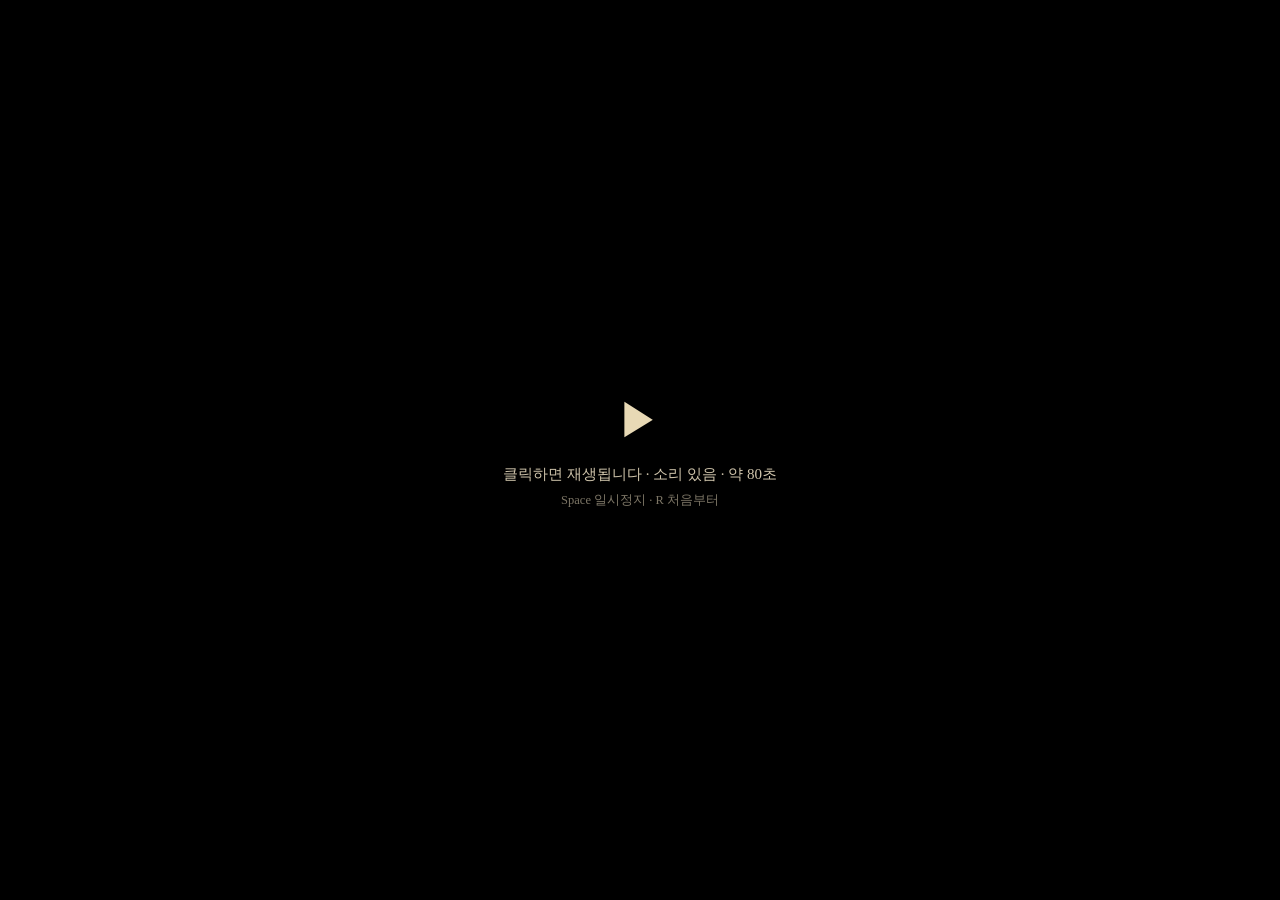
<file: examples/moon-streetcar.html>
<!doctype html>
<html lang="ko">
<head>
<meta charset="utf-8">
<meta name="viewport" content="width=device-width,initial-scale=1">
<title>달로 가는 노면전차</title>
<meta name="description" content="1990년대 OVA 셀 애니메이션 스타일 · 그림·움직임·소리를 모두 코드로 만든 80초 장면">
<style>
  html,body{margin:0;height:100%;background:#000;overflow:hidden}
  canvas{position:absolute;left:50%;top:50%;transform:translate(-50%,-50%)}
  #ui{position:fixed;inset:0;display:grid;place-items:center;background:#000;color:#cfc4ab;
      font:15px/1.7 "Apple SD Gothic Neo","Malgun Gothic",serif;text-align:center;cursor:pointer;user-select:none}
  #ui b{display:block;font-size:40px;letter-spacing:.1em;margin-bottom:6px;color:#e8d9b5}
  #ui small{color:#7d7666}
  #ui.hide{display:none}
</style>
</head>
<body>
<canvas id="c" width="960" height="720"></canvas>
<div id="ui"><div id="msg">그림을 그리는 중…</div></div>
<script>
'use strict';
/* =====================================================================
   달로 가는 노면전차 — 1990년대 OVA 셀 애니메이션 스타일 (80초)
   · 모든 그림은 캔버스 2D로 직접 칠함 (이미지 파일 없음)
   · 캐릭터(전차·고양이)는 2프레임마다 새로 그림 = "on twos"
   · 소리는 Web Audio로 합성
   ===================================================================== */
const W=960,H=720,FPS=24,END=81.5;
const cv=document.getElementById('c'),X=cv.getContext('2d');
function fit(){const s=Math.min(innerWidth/W,innerHeight/H);cv.style.width=W*s+'px';cv.style.height=H*s+'px';}
addEventListener('resize',fit);fit();

/* ---------- 기본 도구 ---------- */
const mk=(w,h)=>{const c=document.createElement('canvas');c.width=Math.max(1,w|0);c.height=Math.max(1,h|0);return c;};
const S=mk(W,H),SX=S.getContext('2d');      // 장면 버퍼
const T1=mk(W,H),T1X=T1.getContext('2d');   // 물웅덩이 반사용 복사본
const HL=mk(W/4,H/4),HLX=HL.getContext('2d');// 할레이션
const MK=mk(W,H),MKX=MK.getContext('2d');   // 마스크
const clamp=(v,a=0,b=1)=>Math.max(a,Math.min(b,v));
const lerp=(a,b,t)=>a+(b-a)*t;
const ease=t=>t<.5?2*t*t:1-Math.pow(-2*t+2,2)/2;
const eout=t=>1-Math.pow(1-t,3);
const seg=(t,a,b)=>clamp((t-a)/(b-a));
function hash(n){const s=Math.sin(n*12.9898+78.233)*43758.5453;return s-Math.floor(s);}
function mulberry(a){return function(){a|=0;a=a+0x6D2B79F5|0;let t=Math.imul(a^a>>>15,1|a);t=t+Math.imul(t^t>>>7,61|t)^t;return((t^t>>>14)>>>0)/4294967296;};}
let R=mulberry(1);const seed=n=>{R=mulberry(n);};const rnd=(a=0,b=1)=>a+(b-a)*R();
let DS=0; // 그림 번호(2프레임마다 바뀜) → 선 떨림

function hex(h){h=h.replace('#','');return[parseInt(h.slice(0,2),16),parseInt(h.slice(2,4),16),parseInt(h.slice(4,6),16)];}
const arr=c=>typeof c==='string'?hex(c):c;
const rgb=(a,al)=>al==null?`rgb(${a[0]|0},${a[1]|0},${a[2]|0})`:`rgba(${a[0]|0},${a[1]|0},${a[2]|0},${al})`;
function mix(a,b,t){a=arr(a);b=arr(b);return[lerp(a[0],b[0],t),lerp(a[1],b[1],t),lerp(a[2],b[2],t)];}
function vary(c,v){c=arr(c);const k=rnd(-v,v)*255;return rgb([c[0]+k+rnd(-v,v)*60,c[1]+k+rnd(-v,v)*60,c[2]+k+rnd(-v,v)*60]);}

/* ---------- 경로 도구 ---------- */
function bz(x0,y0,x1,y1,x2,y2,x3,y3,n=12){const o=[];for(let i=0;i<=n;i++){const t=i/n,u=1-t;o.push(u*u*u*x0+3*u*u*t*x1+3*u*t*t*x2+t*t*t*x3,u*u*u*y0+3*u*u*t*y1+3*u*t*t*y2+t*t*t*y3);}return o;}
function ar(cx,cy,rx,ry,a0,a1,n=16){const o=[];for(let i=0;i<=n;i++){const a=a0+(a1-a0)*i/n;o.push(cx+Math.cos(a)*rx,cy+Math.sin(a)*ry);}return o;}
const J=(...a)=>[].concat(...a);
function trace(c,p,closed=true){c.beginPath();c.moveTo(p[0],p[1]);for(let i=2;i<p.length;i+=2)c.lineTo(p[i],p[i+1]);if(closed)c.closePath();}
function fill(c,p,col){trace(c,p);c.fillStyle=typeof col==='string'?col:rgb(col);c.fill();}
function bbox(p){let a=1e9,b=1e9,c2=-1e9,d=-1e9;for(let i=0;i<p.length;i+=2){a=Math.min(a,p[i]);c2=Math.max(c2,p[i]);b=Math.min(b,p[i+1]);d=Math.max(d,p[i+1]);}return{x:a,y:b,w:c2-a,h:d-b};}
function blob(x,y,rx,ry,n=16,ir=.25,flat=true){const o=[];for(let i=0;i<n;i++){const a=i/n*Math.PI*2;const r=1+(rnd()-.5)*2*ir;let yy=Math.sin(a)*ry*r;if(flat&&yy>0)yy*=.5;o.push(x+Math.cos(a)*rx*r,y+yy);}return o;}
function shift(p,dx,dy){return p.map((v,i)=>v+(i%2?dy:dx));}

/* 손으로 그린 선: 구간마다 굵기가 달라지고, 그림 번호마다 살짝 떨림 */
function ink(c,p,w=2,col='#120b14',o={}){
  const amp=o.boil??.55,sd=o.s??p.length*1.7;
  const q=new Array(p.length);
  for(let i=0;i<p.length;i++)q[i]=p[i]+(hash(sd+i*7.31+DS*13.7)-.5)*2*amp;
  if(o.closed)q.push(q[0],q[1]);
  const m=q.length/2;c.strokeStyle=col;c.lineCap='round';c.lineJoin='round';
  for(let i=0;i<m-1;i++){
    let ww=w*(.72+.56*hash(sd+i*3.7+DS*.37));
    if(o.taper){const t=i/Math.max(1,m-2);ww*=.3+.7*Math.sin(Math.PI*clamp(t*.92+.04));}
    c.lineWidth=Math.max(.3,ww);c.beginPath();c.moveTo(q[2*i],q[2*i+1]);c.lineTo(q[2*i+2],q[2*i+3]);c.stroke();
  }
}
/* 포스터컬러 붓질 채우기 (배경용) */
function paint(c,p,col,o={}){
  c.save();trace(c,p);c.fillStyle=typeof col==='string'?col:rgb(col);c.fill();c.clip();
  const b=bbox(p);const n=Math.min(o.max??5000,(b.w*b.h)/(o.area??220)*(o.d??1));const ang=o.a??0;
  c.lineCap='round';
  for(let i=0;i<n;i++){
    const x=rnd(b.x-10,b.x+b.w+10),y=rnd(b.y-10,b.y+b.h+10);
    const a=ang+rnd(-(o.aj??.35),o.aj??.35),L=rnd(o.l0??6,o.l1??20);
    c.globalAlpha=rnd(o.al0??.12,o.al1??.4);c.strokeStyle=vary(col,o.v??.05);c.lineWidth=rnd(o.w0??1.5,o.w1??5);
    c.beginPath();c.moveTo(x,y);c.quadraticCurveTo(x+Math.cos(a)*L*.5+rnd(-2,2),y+Math.sin(a)*L*.5+rnd(-2,2),x+Math.cos(a)*L,y+Math.sin(a)*L);c.stroke();
  }
  c.restore();c.globalAlpha=1;
}
function glow(c,x,y,r,col,a=1){const g=c.createRadialGradient(x,y,0,x,y,r);const k=arr(col);g.addColorStop(0,rgb(k,a));g.addColorStop(.35,rgb(k,a*.35));g.addColorStop(1,rgb(k,0));c.fillStyle=g;c.fillRect(x-r,y-r,r*2,r*2);}
/* 종이 질감 */
const PAPER=(()=>{const c=mk(256,256),g=c.getContext('2d'),d=g.createImageData(256,256);for(let i=0;i<d.data.length;i+=4){const v=128+(Math.random()-.5)*60+(Math.random()<.02?-40:0);d.data[i]=d.data[i+1]=d.data[i+2]=v;d.data[i+3]=255;}g.putImageData(d,0,0);return c;})();
function paper(g,x,y,w,h,a=.08){g.save();g.globalCompositeOperation='overlay';g.globalAlpha=a;g.fillStyle=g.createPattern(PAPER,'repeat');g.fillRect(x,y,w,h);g.restore();}

/* ---------- 팔레트 ---------- */
const C={ink:'#120b14',cr:'#8e8a73',cr1:'#66634f',cr2:'#3a3934',tl:'#2b5657',tl1:'#1c3a40',tl2:'#10212a',roof:'#23272e',
  rust:'#7a3d1a',rust2:'#a95a25',moss:'#425f27',moss2:'#5d7c31',brass:'#8f6d2c',glass:'#0a1219',warm:'#ffcf7d',sod:'#ffad48',cyan:'#62d6ec',orange:'#ff9a44'};

/* =====================================================================
   1) 배경 레이어 (월드 좌표, 미리 칠해 둠)
   ===================================================================== */
const RAIL=619;                      // 레일 윗면 y
const LAMP={x:930,y:300};            // 나트륨 가로등 머리
const MOON={x:1350,y:120};
const PUD=[{x:760,y:668,rx:250,ry:30},{x:1205,y:705,rx:220,ry:44}];
function layer(x0,x1,y0,y1,bs,fn){const c=mk((x1-x0)*bs,(y1-y0)*bs),g=c.getContext('2d');g.setTransform(bs,0,0,bs,-x0*bs,-y0*bs);fn(g);g.setTransform(1,0,0,1,0,0);paper(g,0,0,c.width,c.height,.07);return{c,x0,x1,y0,y1};}
function drawL(c,L,f,cx,cy){const ox=(cx-800)*(1-f),oy=(cy-400)*(1-f)*.6;c.drawImage(L.c,L.x0+ox,L.y0+oy,L.x1-L.x0,L.y1-L.y0);}
const hillY=x=>330+Math.sin(x*.004)*30+Math.sin(x*.013)*12+(x>900?(x-900)*.4:0);
const wireY=x=>232+24*(1-Math.pow((x-600)/430,2));

function makeSky(clear){return layer(-700,2300,-420,640,.55,g=>{
  seed(clear?71:31);
  const gr=g.createLinearGradient(0,-420,0,640);
  if(clear){gr.addColorStop(0,'#03050c');gr.addColorStop(.45,'#0a1531');gr.addColorStop(.82,'#1b2750');gr.addColorStop(1,'#272f50');}
  else{gr.addColorStop(0,'#04060d');gr.addColorStop(.45,'#0b1326');gr.addColorStop(.82,'#18233c');gr.addColorStop(1,'#1f2a42');}
  g.fillStyle=gr;g.fillRect(-700,-420,3000,1060);
  paint(g,[-700,-420,2300,-420,2300,640,-700,640],clear?[16,26,56]:[14,22,40],{a:.04,l0:40,l1:120,w0:8,w1:20,al0:.04,al1:.12,v:.03,area:700});
  if(clear){
    for(let i=0;i<300;i++){const x=rnd(-700,2300),y=rnd(-420,330);g.fillStyle=`rgba(232,236,255,${rnd(.15,.85)})`;g.beginPath();g.arc(x,y,rnd(.4,1.4),0,7);g.fill();}
    glow(g,MOON.x,MOON.y,460,'#f2b766',.42);
    glow(g,MOON.x,MOON.y,130,'#ffe3a6',.6);
    const m=ar(MOON.x,MOON.y,46,46,0,Math.PI*2,40);
    paint(g,m,'#fff0c6',{a:.6,l0:6,l1:14,w0:2,w1:5,al0:.2,al1:.5,v:.03,area:30});
    for(let i=0;i<7;i++)fill(g,blob(MOON.x+rnd(-26,22),MOON.y+rnd(-24,22),rnd(5,13),rnd(4,9),10,.2,false),'rgba(214,180,120,.45)');
  }
  const N=clear?54:78;
  for(let i=0;i<N;i++){
    const x=rnd(-700,2300),y=rnd(-400,clear?400:430),rx=rnd(90,330),ry=rnd(28,92);
    let lit=null;
    if(clear){const dx=(x-MOON.x),dy=(y-MOON.y),d=Math.hypot(dx/1.5,dy);if(d<300)continue;if(d<760)lit={dx:-dx/Math.hypot(dx,dy),dy:-dy/Math.hypot(dx,dy),k:1-d/760};}
    const p=blob(x,y,rx,ry,22,.16);
    const base=clear?mix('#0a1128','#1b2546',rnd()):mix('#090f1e','#1d273f',rnd());
    if(lit){paint(g,p,mix('#262b4a','#b48c62',.15+lit.k*.45),{d:.8,l0:10,l1:30,w0:3,w1:8,al1:.35,area:200});paint(g,shift(p,-lit.dx*(10+lit.k*14),-lit.dy*(10+lit.k*14)),base,{d:.8,l0:14,l1:50,w0:4,w1:12,al0:.15,al1:.4,v:.05,area:260});g.save();trace(g,p);g.clip();glow(g,x+lit.dx*rx*.6,y+lit.dy*ry*.6,rx*.9,'#f0c486',.12+lit.k*.18);g.restore();}
    else{paint(g,p,clear?'#2a3150':'#28293a',{d:.4,area:400});paint(g,shift(p,0,-5),base,{d:.8,a:rnd(-.1,.1),l0:14,l1:50,w0:4,w1:12,al0:.15,al1:.4,v:.05,area:260});}
  }
  if(!clear){g.globalAlpha=.05;g.strokeStyle='#8fa4c8';g.lineWidth=1;for(let i=0;i<500;i++){const x=rnd(-700,2300),y=rnd(-420,600);g.beginPath();g.moveTo(x,y);g.lineTo(x-12,y+70);g.stroke();}g.globalAlpha=1;}
});}

function house(g,x,base,w,h,col,lit,detail){
  const top=base-h,kind=R();
  let body=[x,base,x+w,base,x+w,top,x,top];paint(g,body,col,{a:Math.PI/2,l0:4,l1:12,w0:1,w1:3,area:60,al1:.3});
  let roof;
  if(kind<.45)roof=[x-3,top+2,x+w+3,top+2,x+w*.5,top-h*.32-rnd(4,10)];
  else if(kind<.8)roof=[x-4,top+2,x+w+4,top+2,x+w-6,top-rnd(8,16),x+6,top-rnd(8,16)];
  else roof=[x-1,top,x+w+1,top,x+w+1,top-4,x-1,top-4];
  const rc=mix(col,'#05070d',.35);paint(g,roof,rc,{a:0,l0:3,l1:9,w0:1,w1:2.5,area:40,al1:.35});
  if(detail){g.strokeStyle='rgba(0,0,0,.3)';g.lineWidth=.8;const bb=bbox(roof);for(let yy=bb.y+3;yy<bb.y+bb.h;yy+=3.5){g.beginPath();g.moveTo(bb.x,yy);g.lineTo(bb.x+bb.w,yy);g.stroke();}
    g.strokeStyle='rgba(120,150,190,.18)';g.beginPath();g.moveTo(roof[0],roof[1]-1);g.lineTo(roof[roof.length-2],roof[roof.length-1]);g.stroke();}
  const rows=Math.max(1,Math.floor(h/18)),cols=Math.max(1,Math.floor(w/16));
  for(let r=0;r<rows;r++)for(let k=0;k<cols;k++){
    const wx=x+5+k*(w-8)/cols,wy=top+6+r*(h-10)/rows,ww=Math.max(3,(w-8)/cols-6),wh=Math.max(3,(h-10)/rows-7);
    if(R()<lit){const cc=R()<.82?mix('#f7b257','#ffd88c',R()):mix('#7fb3d9','#a8d0ff',R());g.fillStyle=rgb(cc);g.fillRect(wx,wy,ww,wh);glow(g,wx+ww/2,wy+wh/2,ww*2.2,cc,.25);}
    else{g.fillStyle='rgba(4,6,12,.45)';g.fillRect(wx,wy,ww,wh);}
  }
}
function makeTown(){return layer(-500,2100,200,660,1,g=>{
  seed(5);
  paint(g,[880,420,2100,420,2100,660,880,660],'#0b1427',{a:0,aj:.05,l0:20,l1:80,w0:1.5,w1:4,al1:.3,area:160});
  g.fillStyle='rgba(70,90,130,.25)';g.fillRect(880,421,1220,2);
  const hill=[-500,660];for(let x=-500;x<=1180;x+=30)hill.push(x,hillY(x));hill.push(1180,660);
  paint(g,hill,'#0a101d',{a:-.25,l0:10,l1:30,area:160});
  // 곶과 등대
  paint(g,[1500,430,1580,402,1700,396,1820,408,1900,430],'#090e19',{area:80});
  paint(g,[1652,396,1660,350,1668,350,1676,396],'#151b28',{area:20});glow(g,1664,350,30,'#ffe0a0',.7);
  for(let x=-500;x<1120;){const w=rnd(12,30),hh=rnd(10,26);house(g,x,hillY(x)+rnd(26,50),w,hh,mix('#0d1526','#121b30',R()),.14,false);x+=w+rnd(-3,7);}
  for(let x=-500;x<1010;){const w=rnd(44,100),hh=rnd(44,120);house(g,x,568+rnd(-5,5),w,hh,mix('#101a2c','#18233b',R()),.26,true);x+=w+rnd(-10,3);}
  // 멀리 가로등
  for(let i=0;i<14;i++){const x=rnd(-450,980),y=rnd(470,560);glow(g,x,y,24,'#ffb158',.45);g.fillStyle='#ffe2a8';g.fillRect(x-1,y-1,2,2);}
  // 전선 (뒤엉킨 선)
  g.strokeStyle='rgba(5,7,12,.85)';
  for(let i=0;i<9;i++){const y0=rnd(300,430),y1=rnd(300,430),sag=rnd(10,40),xa=rnd(-500,200),xb=rnd(500,1100);g.lineWidth=rnd(.8,1.6);g.beginPath();g.moveTo(xa,y0);g.quadraticCurveTo((xa+xb)/2,(y0+y1)/2+sag,xb,y1);g.stroke();}
});}
function makeMid(){return layer(-200,1800,140,660,1.15,g=>{
  seed(9);
  // 왼쪽 상점 건물 두 채
  const A=[-200,612,150,612,150,300,-200,300];paint(g,A,'#191f2f',{a:Math.PI/2,l0:6,l1:18,w0:2,w1:5,area:90});
  const B=[150,612,345,612,345,368,150,368];paint(g,B,'#1e2333',{a:Math.PI/2,l0:6,l1:18,w0:2,w1:5,area:90});
  paint(g,[-210,300,160,300,150,286,-200,286],'#0d1019',{area:40});paint(g,[140,368,355,368,345,352,150,352],'#0f121b',{area:40});
  // 셔터
  for(const [x0,x1] of [[-170,120],[170,330]]){paint(g,[x0,612,x1,612,x1,520,x0,520],'#262a33',{a:0,aj:.02,l0:20,l1:60,w0:1,w1:2,area:60});g.strokeStyle='rgba(0,0,0,.45)';g.lineWidth=1;for(let y=524;y<612;y+=5){g.beginPath();g.moveTo(x0,y);g.lineTo(x1,y);g.stroke();}g.strokeStyle='rgba(140,170,210,.12)';for(let y=526;y<612;y+=5){g.beginPath();g.moveTo(x0,y);g.lineTo(x1,y);g.stroke();}}
  // 차양과 간판(읽을 수 없는 칠한 모양)
  paint(g,[-180,520,130,520,140,506,-170,506],'#3a2a2f',{area:30});
  paint(g,[-150,470,90,470,90,430,-150,430],'#2a1c2c',{area:40});
  for(let i=0;i<5;i++){const x=-135+i*44;fill(g,blob(x+12,450,rnd(8,13),rnd(9,13),9,.35,false),'rgba(255,120,190,.85)');}
  glow(g,-30,450,170,'#ff6fb4',.28);
  paint(g,[185,505,320,505,320,486,185,486],'#1d3a3d',{area:30});for(let i=0;i<4;i++)fill(g,blob(205+i*32,495,10,6,8,.4,false),'rgba(120,255,230,.7)');glow(g,250,495,120,'#71f0de',.18);
  // 위층 창(하나는 커튼 너머 불빛)
  for(const [x,y,l] of [[-150,330,0],[-60,330,1],[30,330,0],[190,390,0],[270,390,0]]){g.fillStyle=l?'#c98a45':'#0b0e16';g.fillRect(x,y,52,64);if(l){glow(g,x+26,y+32,90,'#ffb45a',.3);fill(g,[x,y,x+20,y,x+14,y+64,x,y+64],'rgba(120,60,40,.6)');}g.strokeStyle='#07090e';g.lineWidth=3;g.strokeRect(x,y,52,64);}
  // 에어컨 실외기, 배관
  paint(g,[100,560,140,560,140,596,100,596],'#2b2f38',{area:20});paint(g,[338,300,346,300,346,612,338,612],'#141820',{area:20});
  // 자판기 불빛 상자(글자 없음)
  paint(g,[352,610,392,610,392,540,352,540],'#cfe8f2',{area:20,al1:.2});for(let i=0;i<6;i++)fill(g,[356+(i%3)*12,548+Math.floor(i/3)*16,364+(i%3)*12,548+Math.floor(i/3)*16,364+(i%3)*12,558+Math.floor(i/3)*16,356+(i%3)*12,558+Math.floor(i/3)*16],mix('#ff7a6a','#6ac0ff',i/5));
  glow(g,372,575,130,'#bff2ff',.3);
  // 오른쪽: 철조망 울타리와 둑
  paint(g,[1080,612,1800,612,1800,560,1080,575],'#10161f',{a:-.1,area:80});
  g.strokeStyle='rgba(120,140,170,.18)';g.lineWidth=.8;for(let x=1090;x<1800;x+=9){g.beginPath();g.moveTo(x,540);g.lineTo(x+18,600);g.moveTo(x+18,540);g.lineTo(x,600);g.stroke();}
  for(let x=1090;x<1800;x+=90){paint(g,[x,600,x+5,600,x+5,530,x,530],'#151a22',{area:10});}
  // 전봇대
  for(const px of [60,1150]){paint(g,[px-6,612,px+6,612,px+4,170,px-4,170],'#0d1016',{a:Math.PI/2,area:30});paint(g,[px-40,200,px+40,200,px+40,207,px-40,207],'#0d1016',{area:20});paint(g,[px+8,236,px+28,236,px+28,262,px+8,262],'#1a1e26',{area:10});}
  g.strokeStyle='rgba(4,5,9,.9)';for(let i=0;i<7;i++){g.lineWidth=rnd(.8,1.8);g.beginPath();g.moveTo(-200,rnd(180,260));g.quadraticCurveTo(rnd(400,800),rnd(230,320),1800,rnd(170,260));g.stroke();}
});}
function makeNear(){return layer(-200,1800,150,820,1.2,g=>{
  seed(13);
  // 젖은 땅
  paint(g,[-200,612,1800,612,1800,820,-200,820],'#0f141d',{a:0,aj:.08,l0:20,l1:60,w0:2,w1:6,al1:.35,area:120});
  g.strokeStyle='rgba(0,0,0,.35)';g.lineWidth=1.2;for(let y=640;y<820;y+=14+((y/14)|0)%3*3){g.beginPath();g.moveTo(-200,y);for(let x=-200;x<1800;x+=60)g.lineTo(x,y+rnd(-1.5,1.5));g.stroke();}
  for(let i=0;i<220;i++){const x=rnd(-200,1800),y=rnd(630,820);g.beginPath();g.moveTo(x,y);g.lineTo(x,y+rnd(8,14));g.stroke();}
  // 젖은 바닥의 빛 번짐(세로로 길게)
  for(const [x,col,a] of [[LAMP.x,'#ffad48',.38],[372,'#bff2ff',.26],[-30,'#ff6fb4',.22],[250,'#71f0de',.14]]){for(let i=0;i<90;i++){g.globalAlpha=a*rnd(.08,.35);g.strokeStyle=col;g.lineWidth=rnd(1,3.5);const xx=x+rnd(-55,55)*rnd(.3,1),y0=rnd(622,680);g.beginPath();g.moveTo(xx,y0);g.quadraticCurveTo(xx+rnd(-4,4),y0+30,xx+rnd(-6,6),y0+rnd(30,130));g.stroke();}g.globalAlpha=1;}
  // 물웅덩이 바탕
  for(const p of PUD){paint(g,ar(p.x,p.y,p.rx,p.ry,0,Math.PI*2,40),'#0a0f18',{a:0,aj:.03,l0:20,l1:60,w0:1,w1:3,area:120,al1:.25});}
  // 자갈 깔린 선로 바닥
  paint(g,[-200,626,1065,626,1065,612,-200,612],'#171b22',{a:0,l0:3,l1:7,w0:1,w1:3,area:10});
  // 레일 (끊어진 끝)
  const rail=[-200,RAIL-3,1056,RAIL-3,1062,RAIL-6,1066,RAIL-1,1064,RAIL+4,-200,RAIL+4];
  paint(g,rail,'#2a2f39',{a:0,area:20});ink(g,[-200,RAIL-3,1056,RAIL-3,1062,RAIL-6],1.6,C.ink,{boil:.3,s:3});
  g.strokeStyle='rgba(98,214,236,.55)';g.lineWidth=1;g.beginPath();g.moveTo(-200,RAIL-2.6);g.lineTo(1054,RAIL-2.6);g.stroke();
  g.strokeStyle='rgba(255,170,80,.6)';g.beginPath();g.moveTo(820,RAIL-2.4);g.lineTo(1054,RAIL-2.4);g.stroke();
  paint(g,[1086,RAIL+2,1124,RAIL-1,1128,RAIL+3,1090,RAIL+6],'#2a2f39',{area:10});
  // 잡초 덤불 (반복되지 않게 하나씩)
  const tuft=(x,y,h,n,col)=>{for(let i=0;i<n;i++){const a=-Math.PI/2+rnd(-.7,.7),L=h*rnd(.5,1.2);g.strokeStyle=vary(col,.06);g.lineWidth=rnd(1,2.6);g.beginPath();g.moveTo(x+rnd(-12,12),y);g.quadraticCurveTo(x+Math.cos(a)*L*.5,y+Math.sin(a)*L*.6,x+Math.cos(a)*L+rnd(-6,6),y+Math.sin(a)*L);g.stroke();}};
  for(let i=0;i<46;i++){const x=rnd(1030,1800),y=rnd(600,640);tuft(x,y,rnd(20,60),rnd(14,30),i%3?'#1c2b1c':'#25351f');}
  for(let i=0;i<30;i++){const x=rnd(-200,1000),y=rnd(612,628);tuft(x,y,rnd(8,22),rnd(5,12),'#1b261b');}
  // 가선 기둥과 죽은 가선
  for(const px of [170,1035]){paint(g,[px-7,622,px+7,622,px+5,190,px-5,190],'#121620',{a:Math.PI/2,area:20});ink(g,[px-7,622,px-5,190],2,C.ink,{boil:.3,s:px});ink(g,[px+7,622,px+5,190],1.6,C.ink,{boil:.3,s:px+1});
    const arm=px<600?px+50:px-50;ink(g,[px,214,arm,226],3,'#0b0d12',{boil:.2,s:px+2});}
  const wp=[];for(let x=220;x<=985;x+=10)wp.push(x,wireY(x));ink(g,wp,1.8,'#06070b',{boil:.2,s:77});
  g.strokeStyle='rgba(98,214,236,.25)';g.lineWidth=.8;trace(g,shift(wp,0,-1),false);g.stroke();
  // 나트륨 가로등 기둥
  paint(g,[958,622,970,622,968,316,960,316],'#141820',{a:Math.PI/2,area:20});
  const armp=J(bz(964,320,964,286,950,282,936,290,8));ink(g,armp,5,'#0d1016',{boil:.2,s:31});
  ink(g,[958,622,960,316],1.8,C.ink,{boil:.3,s:32});
  g.strokeStyle='rgba(255,173,72,.55)';g.lineWidth=1.2;g.beginPath();g.moveTo(957,600);g.lineTo(959,330);g.stroke();
});}

/* =====================================================================
   2) 주인공: 노면전차 (셀) — 정적인 부분은 선 떨림 3종으로 미리 그려 둠
   ===================================================================== */
const CPAD=40,CS=2.2;
const OUT=J([0,190,0,62],bz(0,62,0,30,10,14,34,12,6),[402,12],bz(402,12,446,12,479,40,480,92,10),[480,192],bz(480,192,480,206,470,213,454,213,5),[26,213],bz(26,213,6,213,0,205,0,190,5));
const WINS=[0,1,2,3,4,5].map(i=>({x:30+i*60,y:34,w:48,h:62}));
const FRONT=[438,30,462,28,474,44,477,64,477,98,440,98];
const DOORW={x:398,y:40,w:26,h:58};
seed(4);
const CRACKS=[[1,20,24],[4,30,16],[6,0,0]].map(([wi,cx,cy])=>{const o=[];const bx=wi<6?WINS[wi].x+cx:452,by=wi<6?WINS[wi].y+cy:56;for(let k=0;k<5;k++){const a=rnd(0,7),L=rnd(10,30);o.push([bx,by,bx+Math.cos(a)*L*.5+rnd(-3,3),by+Math.sin(a)*L*.5,bx+Math.cos(a)*L,by+Math.sin(a)*L]);}return o;});
const RIVETS=[];for(let x=40;x<=400;x+=14){RIVETS.push([x,20],[x,113],[x,124],[x,207]);}for(const w of WINS)RIVETS.push([w.x-6,40],[w.x-6,90]);
function drawCarStatic(g){
  g.save();trace(g,OUT);g.clip();
  g.fillStyle=C.tl;g.fillRect(-10,0,520,260);g.fillStyle=C.cr;g.fillRect(-10,0,520,118);g.fillStyle=C.roof;g.fillRect(-10,-10,520,24);
  paint(g,[-10,14,500,14,500,118,-10,118],C.cr,{a:0,aj:.15,l0:8,l1:26,w0:1.5,w1:4,al1:.28,area:40});
  paint(g,[-10,118,500,118,500,222,-10,222],C.tl,{a:0,aj:.15,l0:8,l1:26,w0:1.5,w1:4,al1:.28,area:40});
  g.fillStyle=C.cr1;g.fillRect(-10,148,520,5);
  // 1단 그림자
  fill(g,[-10,14,500,14,500,22,-10,25],C.cr1);fill(g,[-10,100,500,103,500,118,-10,118],C.cr1);fill(g,[-10,178,500,183,500,222,-10,222],C.tl1);
  fill(g,[-10,0,26,0,16,260,-10,260],'rgba(8,12,18,.42)');
  // 2단(가장 어두운) 그림자
  fill(g,[-10,200,500,203,500,222,-10,222],C.tl2);fill(g,[-10,114,500,115,500,118,-10,118],C.cr2);
  // 벗겨진 페인트(밑칠이 드러남)
  for(let i=0;i<26;i++){const x=rnd(20,470),y=rnd(126,205);fill(g,blob(x,y,rnd(3,10),rnd(2,6),9,.45,false),'#5f6b62');}
  for(let i=0;i<14;i++){const x=rnd(20,470),y=rnd(26,100);fill(g,blob(x,y,rnd(2,7),rnd(2,4),8,.45,false),'#6d6858');}
  // 녹물 자국 (리벳 아래로 흘러내림)
  for(const [x,y] of RIVETS){if(R()<.55){const L=rnd(6,34);g.globalAlpha=rnd(.35,.7);g.strokeStyle=R()<.5?C.rust:C.rust2;g.lineWidth=rnd(1,2.6);g.beginPath();g.moveTo(x,y);g.quadraticCurveTo(x+rnd(-1.5,1.5),y+L*.5,x+rnd(-2,2),y+L);g.stroke();}}
  g.globalAlpha=1;
  // 나트륨 등이 닿는 쪽(앞코) 따뜻한 빛 셀
  fill(g,[428,6,500,6,500,212,444,212,452,120,440,40],'rgba(255,168,80,.26)');
  // 젖은 몸체의 에어브러시 하이라이트
  let lg=g.createLinearGradient(0,158,0,176);lg.addColorStop(0,'rgba(140,230,240,0)');lg.addColorStop(.5,'rgba(140,230,240,.16)');lg.addColorStop(1,'rgba(140,230,240,0)');g.fillStyle=lg;g.fillRect(-10,158,520,18);
  glow(g,456,64,40,'#fff2d0',.22);
  g.restore();
  // 창문 유리
  for(const w of WINS){g.fillStyle=C.glass;g.fillRect(w.x,w.y,w.w,w.h);let rg=g.createLinearGradient(w.x,w.y,w.x+w.w,w.y+w.h);rg.addColorStop(0,'rgba(70,110,140,0)');rg.addColorStop(.45,'rgba(70,110,140,.32)');rg.addColorStop(.55,'rgba(70,110,140,0)');g.fillStyle=rg;g.fillRect(w.x,w.y,w.w,w.h);}
  fill(g,FRONT,C.glass);g.fillStyle=C.glass;g.fillRect(DOORW.x,DOORW.y,DOORW.w,DOORW.h);
  // 방향막 상자, 노선 번호판(읽을 수 없는 칠), 전조등
  fill(g,[436,16,470,16,470,26,436,26],'#0c1116');
  fill(g,[447,107,472,107,472,124,447,124],'#aaa48e');ink(g,[452,111,456,111,454,120],1.4,C.ink,{boil:.2,s:5});ink(g,[460,112,466,110,462,121],1.4,C.ink,{boil:.2,s:6});
  fill(g,ar(466,152,14,14,0,7,24),C.brass);fill(g,ar(466,152,10,10,0,7,24),'#151a1c');glow(g,462,147,9,'#fff0c8',.35);
  // 이끼
  for(let i=0;i<90;i++){const x=rnd(10,470),y=R()<.6?rnd(205,214):rnd(96,104);g.strokeStyle=R()<.5?C.moss:C.moss2;g.lineWidth=rnd(1,2.5);g.beginPath();g.moveTo(x,y);g.lineTo(x+rnd(-4,4),y+rnd(-3,1));g.stroke();}
  // 차대, 대차, 발판
  fill(g,[14,213,466,213,466,224,14,224],'#0b0e13');
  for(const bx of [52,316]){fill(g,[bx,214,bx+112,214,bx+106,236,bx+6,236],'#14171d');ink(g,[bx,214,bx+112,214,bx+106,236,bx+6,236],1.6,C.ink,{closed:1,s:bx});for(let k=0;k<3;k++)ink(g,ar(bx+56,224,6,3,0,7,8),1,C.ink,{s:bx+k});}
  fill(g,[386,214,434,214,434,222,386,222],'#3a3e46');ink(g,[386,214,434,214,434,222,386,222],1.4,C.ink,{closed:1,s:9});
  g.strokeStyle='rgba(255,170,80,.6)';g.lineWidth=1;g.beginPath();g.moveTo(388,215);g.lineTo(432,215);g.stroke();
  // 리벳
  for(const [x,y] of RIVETS){g.fillStyle='rgba(10,8,12,.8)';g.beginPath();g.arc(x,y,1.5,0,7);g.fill();g.fillStyle='rgba(220,220,200,.35)';g.fillRect(x-.8,y-1.2,1,1);}
  // 선 (바깥은 굵게, 안쪽은 가늘게)
  ink(g,OUT,3.3,C.ink,{closed:1,s:1});
  for(const w of WINS)ink(g,[w.x,w.y,w.x+w.w,w.y,w.x+w.w,w.y+w.h,w.x,w.y+w.h],1.5,C.ink,{closed:1,s:w.x});
  ink(g,FRONT,1.6,C.ink,{closed:1,s:20});ink(g,[392,28,430,28,430,210,392,210],1.5,C.ink,{closed:1,s:21});ink(g,[DOORW.x,DOORW.y,DOORW.x+DOORW.w,DOORW.y,DOORW.x+DOORW.w,DOORW.y+DOORW.h,DOORW.x,DOORW.y+DOORW.h],1.2,C.ink,{closed:1,s:22});
  ink(g,[0,118,480,118],2,C.ink,{s:23});ink(g,[2,148,480,148],1,C.ink,{s:24});ink(g,[2,153,480,153],1,C.ink,{s:25});ink(g,[4,24,420,24],1,C.ink,{s:26});
  for(const px of [140,262])ink(g,[px,120,px,210],1,C.ink,{s:px});
  ink(g,[436,16,470,16,470,26,436,26],1.2,C.ink,{closed:1,s:27});ink(g,ar(466,152,14,14,0,7,20),1.6,C.ink,{s:28});
  // 색이 있는 홀드 선: 빛을 받는 앞코는 주황, 젖은 지붕선은 하늘색
  ink(g,J([404,13],bz(404,13,445,13,477,41,478,92,8),[478,190]),1.5,C.orange,{s:29,boil:.4});
  ink(g,[36,13.5,400,13.5],1.1,C.cyan,{s:30,boil:.3});ink(g,[30,211,452,211],1,C.cyan,{s:31,boil:.3});
  // 금 간 유리
  g.strokeStyle='rgba(180,220,240,.55)';g.lineWidth=.8;for(const cr of CRACKS)for(const k of cr){g.beginPath();g.moveTo(k[0],k[1]);g.quadraticCurveTo(k[2],k[3],k[4],k[5]);g.stroke();}
}
const CARV=[0,1,2].map(v=>{const c=mk((480+CPAD*2)*CS,(260+CPAD*2)*CS),g=c.getContext('2d');g.setTransform(CS,0,0,CS,CPAD*CS,CPAD*CS);DS=v*5+1;seed(4+v*0);drawCarStatic(g);return c;});
DS=0;

/* 담쟁이 덩굴 */
seed(21);
const IVY=[];for(let i=0;i<11;i++){const x0=rnd(40,450),pts=[x0,rnd(150,206)];let x=x0,y=pts[1];while(y<252){x+=rnd(-9,9);y+=rnd(6,12);pts.push(x,Math.min(y,252));}const leaves=[];for(let k=2;k<pts.length;k+=2)leaves.push([pts[k],pts[k+1],rnd(0,7),rnd(3,6)]);IVY.push({pts,leaves,tear:42+i*.3});}
function drawIvy(c,amount,t){
  const n=Math.round(IVY.length*amount);
  for(let i=0;i<IVY.length;i++){
    const v=IVY[i];let drop=0;
    if(i>=n){const age=t-v.tear;if(age<0||age>1.6)continue;drop=age;}
    c.save();if(drop){c.translate(0,drop*drop*60);c.globalAlpha=1-drop/1.6;}
    ink(c,v.pts,1.4,'#0f1d12',{s:100+i});
    for(const [x,y,a,s] of v.leaves){c.save();c.translate(x,y);c.rotate(a+Math.sin(t*3+x)*.2);fill(c,[0,0,s,-s*.6,s*1.6,0,s,s*.6],'#1d3420');c.strokeStyle='rgba(120,200,90,.35)';c.lineWidth=.6;c.beginPath();c.moveTo(0,0);c.lineTo(s*1.4,0);c.stroke();c.restore();}
    c.restore();
  }
}
function drawWheel(c,x,y,r,rot){
  fill(c,ar(x,y,r,r,0,7,20),'#14171c');fill(c,ar(x,y,r*.72,r*.72,0,7,18),'#1f232a');
  c.strokeStyle='#0a0b0f';c.lineWidth=1.4;for(let k=0;k<4;k++){const a=rot+k*Math.PI/2;c.beginPath();c.moveTo(x,y);c.lineTo(x+Math.cos(a)*r*.7,y+Math.sin(a)*r*.7);c.stroke();}
  fill(c,ar(x,y,r*.22,r*.22,0,7,10),'#3a3a3a');ink(c,ar(x,y,r,r,0,7,18),1.6,C.ink,{s:x});
  c.strokeStyle='rgba(98,214,236,.5)';c.lineWidth=1;c.beginPath();c.arc(x,y,r-1,-2.6,-1.2);c.stroke();
  c.fillStyle='rgba(122,61,26,.7)';c.beginPath();c.arc(x+r*.4,y+r*.3,r*.2,0,7);c.fill();
}
/* 집전장치(판토그래프) — 마름모, 팔 길이 고정 */
function drawPanto(c,h,lit=0,bold=0){
  const L=60,hh=Math.max(10,h),w=Math.sqrt(Math.max(0,L*L-(hh/2)**2)),bx=240,by=2;
  const lf=[bx-w,by-hh/2],rt=[bx+w,by-hh/2],tp=[bx,by-hh];
  fill(c,[bx-36,by+3,bx+36,by+3,bx+30,by-4,bx-30,by-4],'#1b1e24');ink(c,[bx-36,by+3,bx+36,by+3,bx+30,by-4,bx-30,by-4],1.3,C.ink,{closed:1,s:40});
  for(const sx of [-26,26])fill(c,ar(bx+sx,by-6,3,4,0,7,8),'#6d5a3a');
  if(bold){c.lineCap='round';c.strokeStyle='#3d434e';c.lineWidth=5;c.beginPath();c.moveTo(bx-22,by-4);c.lineTo(lf[0],lf[1]);c.lineTo(tp[0],tp[1]+3);c.moveTo(bx+22,by-4);c.lineTo(rt[0],rt[1]);c.lineTo(tp[0],tp[1]+3);c.stroke();
    c.strokeStyle='rgba(255,154,68,.85)';c.lineWidth=1;c.beginPath();c.moveTo(bx+24,by-6);c.lineTo(rt[0]+2,rt[1]);c.lineTo(tp[0]+2,tp[1]+4);c.stroke();}
  ink(c,[bx-22,by-4,lf[0],lf[1],tp[0],tp[1]+3],2.6,C.ink,{s:41,boil:.4});
  ink(c,[bx+22,by-4,rt[0],rt[1],tp[0],tp[1]+3],2.6,C.ink,{s:42,boil:.4});
  c.strokeStyle='rgba(98,214,236,.6)';c.lineWidth=.8;c.beginPath();c.moveTo(bx-21,by-6);c.lineTo(lf[0]+1,lf[1]-1);c.lineTo(tp[0],tp[1]+5);c.stroke();
  fill(c,[bx-38,tp[1]+3,bx-30,tp[1],bx+30,tp[1],bx+38,tp[1]+3,bx+30,tp[1]+2,bx-30,tp[1]+2],'#2a2e36');
  ink(c,[bx-42,tp[1]+6,bx-34,tp[1],bx+34,tp[1],bx+42,tp[1]+6],2.2,C.ink,{s:43});
  if(lit){c.strokeStyle=`rgba(255,220,150,${lit})`;c.lineWidth=1.2;c.beginPath();c.moveTo(bx-30,tp[1]);c.lineTo(bx+30,tp[1]);c.stroke();}
  return {x:bx,y:tp[1]};
}
function drawBell(c,swing){c.save();c.translate(384,2);c.rotate(swing*.5);fill(c,ar(0,-5,7,7,Math.PI,Math.PI*2,10).concat([7,-5,-7,-5]),C.brass);ink(c,ar(0,-5,7,7,Math.PI,Math.PI*2,10),1.3,C.ink,{s:50});c.fillStyle='#ffe0a0';c.globalAlpha=.5;c.fillRect(-3,-10,2,3);c.globalAlpha=1;c.restore();fill(c,[378,2,390,2,388,-1,380,-1],'#1b1e24');}

/* 전차 상태 (시간 → 램프·창문·집전장치 등) */
function pantoH(t){if(t<21.5)return 12;const k=[[21.5,22.1,12,46],[22.6,23.0,46,84],[23.2,23.45,84,114]];let h=12;for(const [a,b,h0,h1] of k){if(t>=a)h=lerp(h0,h1,eout(seg(t,a,b)));}return h;}
function winLevel(i,t){const on=28.1+i*.75;if(t<on)return 0;if(t<on+.5)return hash(Math.floor(t*12)*3.1+i)>.45?1:.12;return 1;}
const PATH=(()=>{const pts=[];for(let x=620;x<1060;x+=10)pts.push([x,RAIL]);const b=bz(1060,RAIL,1290,605,1180,250,1350,120,80);for(let i=0;i<b.length;i+=2)pts.push([b[i],b[i+1]]);const cum=[0];for(let i=1;i<pts.length;i++)cum.push(cum[i-1]+Math.hypot(pts[i][0]-pts[i-1][0],pts[i][1]-pts[i-1][1]));return{pts,cum,len:cum[cum.length-1]};})();
function onPath(d){const {pts,cum}=PATH;d=clamp(d,0,PATH.len);let i=1;while(i<cum.length-1&&cum[i]<d)i++;const t=(d-cum[i-1])/(cum[i]-cum[i-1]||1);const a=pts[i-1],b=pts[i];return{x:lerp(a[0],b[0],t),y:lerp(a[1],b[1],t),ang:Math.atan2(b[1]-a[1],b[0]-a[0])};}
const carDist=t=>t<55.6?0:.5*40*Math.pow(Math.min(t,66)-55.6,2);
function carState(t){
  const st={lamp:0,dest:0,moon:0,panto:pantoH(t),ivy:1,wheel:0,lean:0,bounce:0,bell:0,px:620,py:RAIL,ang:0,sparks:0};
  if(t>13.55&&t<14.75)st.lamp=1;else if(t>=14.75)st.lamp=.32+.08*Math.sin(t*2.4)+seg(t,21,27)*.3;
  if(t>27)st.lamp=.75;if(t>39&&t<46)st.lamp=.6+.35*hash(Math.floor(t*12));if(t>=46)st.lamp=1;
  if(t>34.3)st.dest=1;if(t>38)st.moon=1;
  st.ivy=t<42?1:t<45.4?1-(t-42)/3.4*.85:.15;
  if(t>21.5&&t<23.6)st.lean=-.006*Math.sin(seg(t,21.5,23.6)*Math.PI);
  if(t>39&&t<46){st.bounce=(hash(Math.floor(t*12)*1.3)-.5)*1.6;}
  const d=carDist(t),p=onPath(d);st.px=p.x;st.py=p.y;st.ang=Math.max(p.ang,-.38);st.wheel=d/19;st.dist=d;
  if(t>55.6&&t<58)st.lean=-.012*seg(t,55.6,56.4);
  for(const b of BELLS){if(t>b&&t<b+.6)st.bell=Math.sin((t-b)*28)*(1-(t-b)/.6);}
  if(t>23.5&&t<26.3)st.sparks=1;if(t>56)st.sparks=.8;
  return st;
}
const BELLS=[58.6,59.0,64.0,64.35,68.6,68.95,73.8];
function carXform(c,st){c.translate(st.px,st.py);c.rotate(st.ang+st.lean);c.translate(-240,-251+st.bounce);}
function localToWorld(st,x,y){const a=st.ang+st.lean,dx=x-240,dy=y-251+st.bounce;return{x:st.px+dx*Math.cos(a)-dy*Math.sin(a),y:st.py+dx*Math.sin(a)+dy*Math.cos(a)};}
function drawCar(c,st,t,o={}){
  c.save();carXform(c,st);
  for(const wx of [80,140,344,404])drawWheel(c,wx,232,19,st.wheel);
  c.drawImage(CARV[DS%3],-CPAD,-CPAD,480+CPAD*2,260+CPAD*2);
  // 창문 불빛과 손잡이 그림자
  for(let i=0;i<6;i++){const v=o.allLit?1:winLevel(i,t);if(v<=0)continue;const w=WINS[i];let g=c.createLinearGradient(0,w.y,0,w.y+w.h);g.addColorStop(0,`rgba(255,226,150,${.95*v})`);g.addColorStop(1,`rgba(240,150,70,${.9*v})`);c.fillStyle=g;c.fillRect(w.x+1,w.y+1,w.w-2,w.h-2);
    c.strokeStyle=`rgba(60,30,20,${.7*v})`;c.lineWidth=1.3;for(const sx of [12,32]){const sw=Math.sin(t*2+i+sx)*2;c.beginPath();c.moveTo(w.x+sx,w.y+2);c.lineTo(w.x+sx+sw,w.y+16);c.stroke();c.beginPath();c.arc(w.x+sx+sw,w.y+19,3,0,7);c.stroke();}
    c.fillStyle=`rgba(70,35,25,${.6*v})`;c.fillRect(w.x+2,w.y+w.h-14,w.w-4,12);}
  const any=o.allLit?1:winLevel(5,t);
  if(any>0){c.fillStyle=`rgba(255,214,140,${.85*any})`;trace(c,FRONT);c.fill();c.fillRect(DOORW.x+1,DOORW.y+1,DOORW.w-2,DOORW.h-2);}
  if(any>0){c.strokeStyle='rgba(180,120,70,.6)';c.lineWidth=.8;for(const cr of CRACKS)for(const k of cr){c.beginPath();c.moveTo(k[0],k[1]);c.quadraticCurveTo(k[2],k[3],k[4],k[5]);c.stroke();}}
  if(st.dest){fill(c,[437,17,469,17,469,25,437,25],'#f2dba0');if(st.moon){fill(c,J(ar(453,21,3.2,3.2,-1.3,1.9,8),ar(454.6,20.4,2.6,2.6,1.9,-1.3,8)),'#b07a1e');}}
  if(st.lamp>0){fill(c,ar(466,152,10,10,0,7,20),rgb(mix('#3a3420','#fff4d0',st.lamp)));c.globalCompositeOperation='lighter';glow(c,466,152,38*st.lamp+6,'#ffd27a',.9*st.lamp);c.globalCompositeOperation='source-over';}
  drawIvy(c,st.ivy,t);
  drawBell(c,st.bell);
  const top=drawPanto(c,st.panto,st.sparks?.8:0);
  c.restore();
  return top;
}

/* 전조등 빛줄기 (붓으로 칠한 부드러운 원뿔) */
function beam(c,st,a){if(a<=0)return;const p=localToWorld(st,470,152);const ang=st.ang;c.save();c.translate(p.x,p.y);c.rotate(ang);c.globalCompositeOperation='lighter';const g=c.createLinearGradient(0,0,420,0);g.addColorStop(0,`rgba(255,215,140,${.32*a})`);g.addColorStop(1,'rgba(255,215,140,0)');c.fillStyle=g;c.beginPath();c.moveTo(0,-6);c.lineTo(420,-70);c.lineTo(420,90);c.lineTo(0,8);c.closePath();c.fill();c.restore();}

/* =====================================================================
   3) 고양이 (셀, on twos)
   ===================================================================== */
function drawCat(c,x,y,s,pose,f,dir=1){
  c.save();c.translate(x,y);c.scale(s*dir,s);const K='#0c0a10';
  if(pose==='sit'||pose==='look'){
    fill(c,blob(0,-12,11,12,12,.06,false),K);
    const hy=pose==='look'?-30:-27,hx=pose==='look'?3:6;
    fill(c,ar(hx,hy,7.5,7,0,7,14),K);fill(c,[hx-6,hy-3,hx-5,hy-12,hx-1,hy-6],K);fill(c,[hx+2,hy-6,hx+6,hy-13,hx+7,hy-3],K);
    const blink=hash(Math.floor(f/6))>.9;if(!blink){c.fillStyle='#c8e070';for(const ex of [hx-2.5,hx+3])c.fillRect(ex-1.2,hy-(pose==='look'?1.5:.5),2.4,1.8);c.globalCompositeOperation='lighter';glow(c,hx,hy,7,'#c8f080',.35);c.globalCompositeOperation='source-over';}
    ink(c,J([-10,-2],bz(-10,-2,-22,-2,-20,8,-6,8,6)),2.6,K,{s:60,taper:1});
    ink(c,ar(0,-12,11,12,-2.6,-1,10),1.1,C.cyan,{s:61,boil:.3});
  }else if(pose==='run'){
    const k=f%3,str=[1.25,.95,1.1][k];
    fill(c,blob(0,-9,16*str,6.5/str,12,.05,false),K);fill(c,ar(17*str,-13,6.5,6,0,7,12),K);fill(c,[15*str,-17,17*str,-24,20*str,-17],K);
    const L=[[-10,-4,-20,2],[-6,-4,-2,4],[8,-4,16,4],[12,-4,22,-2]][k%4];ink(c,[-10,-5,-18+k*4,3],2.4,K,{s:62});ink(c,[10,-5,18-k*3,3],2.4,K,{s:63});
    ink(c,[-15*str,-10,-30*str,-16+k*3],2.4,K,{s:64,taper:1});
    if(k===1){c.strokeStyle='rgba(180,200,230,.35)';c.lineWidth=1;for(let i=0;i<3;i++){c.beginPath();c.moveTo(-24,-14+i*5);c.lineTo(-50,-14+i*5);c.stroke();}}
  }else if(pose==='walk'){
    const k=Math.floor(f/2)%2;fill(c,blob(0,-11,13,7,12,.05,false),K);fill(c,ar(13,-17,6.5,6,0,7,12),K);fill(c,[10,-20,12,-27,15,-20],K);fill(c,[15,-20,18,-27,19,-19],K);
    ink(c,[-8,-6,-10+k*4,0],2.4,K,{s:65});ink(c,[8,-6,10-k*4,0],2.4,K,{s:66});ink(c,J([-12,-12],bz(-12,-12,-20,-20,-24,-28,-18,-34,5)),2.4,K,{s:67,taper:1});
    ink(c,ar(0,-11,13,7,-2.8,-.4,10),1,C.cyan,{s:68,boil:.3});
  }
  c.restore();
}

/* =====================================================================
   4) 효과 (빗줄기·번개·불꽃) — 모두 손그림 획으로
   ===================================================================== */
function rain(c,o={}){
  const n=o.n??240,ang=o.ang??.22,al=o.al??1,sd=DS;
  c.lineCap='round';
  for(let i=0;i<n;i++){
    const near=i<n*.22,x=hash(i*1.31+sd*.71)*(W+160)-80,y=hash(i*2.17+sd*1.13)*(H+120)-60;
    const L=(near?44:20)*(.6+hash(i*3.3+sd)*.8);let col=near?'190,210,240':'150,175,215',a=(near?.42:.26)*al;
    if(o.gold){const d=Math.hypot(x-o.gold.x,y-o.gold.y);if(d<o.gold.r){col='255,206,120';a=Math.min(1,a*2.4*(1-d/o.gold.r)+a);}}
    if(o.cone&&o.cone(x,y)){col='255,214,150';a*=2.2;}
    c.strokeStyle=`rgba(${col},${a})`;c.lineWidth=near?1.7:1;
    c.beginPath();c.moveTo(x,y);c.lineTo(x-ang*L,y+L);c.stroke();
  }
  if(o.splash!=null){for(let i=0;i<(o.sn??36);i++){const x=hash(i*5.1+sd*.37)*W,y=o.splash+hash(i*6.7+sd*.91)*(H-o.splash);const s=.6+hash(i)*1.2;c.strokeStyle=`rgba(190,210,240,${.45*al})`;c.lineWidth=1;c.beginPath();c.moveTo(x-4*s,y);c.lineTo(x-6*s,y-5*s);c.moveTo(x,y-1);c.lineTo(x,y-7*s);c.moveTo(x+4*s,y);c.lineTo(x+6*s,y-5*s);c.stroke();c.beginPath();c.ellipse(x,y+1,7*s,1.8*s,0,0,7);c.stroke();}}
}
function bolt(c,x0,y0,x1,y1,sd){
  seed(sd);const pts=[x0,y0];let x=x0,y=y0;const n=14;for(let i=1;i<=n;i++){x=lerp(x0,x1,i/n)+rnd(-28,28);y=lerp(y0,y1,i/n)+rnd(-6,6);pts.push(x,y);}
  c.globalCompositeOperation='lighter';c.strokeStyle='rgba(150,180,255,.35)';c.lineWidth=12;trace(c,pts,false);c.stroke();
  c.strokeStyle='rgba(235,240,255,.95)';c.lineWidth=2.6;trace(c,pts,false);c.stroke();
  const k=6+Math.floor(rnd(0,4))*2;c.lineWidth=1.4;c.beginPath();c.moveTo(pts[k],pts[k+1]);c.lineTo(pts[k]+rnd(30,70),pts[k+1]+rnd(30,60));c.stroke();
  c.globalCompositeOperation='source-over';
}
function sparkBurst(c,x,y,amt,sd,scale=1){
  c.globalCompositeOperation='lighter';
  for(let i=0;i<14*amt;i++){const a=hash(sd+i*1.7)*Math.PI*2,L=(6+hash(sd+i*2.3)*26)*scale;const x2=x+Math.cos(a)*L,y2=y+Math.sin(a)*L*.7+L*.3;
    c.strokeStyle=i%3?'rgba(255,214,120,.9)':'rgba(170,230,255,.95)';c.lineWidth=(i%3?1.6:1.1)*scale;c.beginPath();c.moveTo(x,y);c.lineTo((x+x2)/2+(hash(i+sd)-.5)*6*scale,(y+y2)/2);c.lineTo(x2,y2);c.stroke();}
  glow(c,x,y,40*scale,'#ffe6a8',.6*amt);glow(c,x,y,90*scale,'#8fd8ff',.25*amt);
  c.globalCompositeOperation='source-over';
}
/* 집전장치 뒤로 흐르는 불꽃 꼬리: 과거 위치를 이어 그림 */
function sparkTrail(c,stAt,t,toScreen,n=12){
  c.globalCompositeOperation='lighter';
  for(let k=1;k<=n;k++){const tk=t-k*.05;const s=stAt(tk);if(!s)continue;const p=toScreen(s);const fall=k*k*.35;const a=1-k/(n+1);
    c.strokeStyle=`rgba(255,${200-k*6},${120-k*6},${a})`;c.lineWidth=2.2*a+.5;c.beginPath();c.moveTo(p.x,p.y+fall);c.lineTo(p.x-6+(hash(k+DS)-.5)*6,p.y+fall+4);c.stroke();
    if(k%3===0){c.fillStyle=`rgba(255,240,200,${a})`;c.fillRect(p.x+(hash(k*3+DS)-.5)*10,p.y+fall+hash(k)*6,2,2);}}
  c.globalCompositeOperation='source-over';
}

/* =====================================================================
   5) 빛의 선로 — 빗방울이 모여 침목이 한 칸씩 생김
   ===================================================================== */
const TRACK=(()=>{const b=bz(1060,RAIL,1290,605,1180,250,1350,120,120);const pts=[];for(let i=0;i<b.length;i+=2)pts.push([b[i],b[i+1]]);const cum=[0];for(let i=1;i<pts.length;i++)cum.push(cum[i-1]+Math.hypot(pts[i][0]-pts[i-1][0],pts[i][1]-pts[i-1][1]));return{pts,cum,len:cum[cum.length-1]};})();
function trackAt(d){const {pts,cum}=TRACK;let i=1;while(i<cum.length-1&&cum[i]<d)i++;const t=(d-cum[i-1])/(cum[i]-cum[i-1]||1);const a=pts[i-1],b=pts[i];return{x:lerp(a[0],b[0],t),y:lerp(a[1],b[1],t),ang:Math.atan2(b[1]-a[1],b[0]-a[0])};}
const SLEEPERS=26;const sleeperT=k=>47+k*.26;
function drawTrack(c,t,fade=1,stars=0){
  const shown=t<47?0:Math.min(SLEEPERS,(t-47)/.26+1);if(shown<=0)return;
  const dmax=TRACK.len*Math.min(1,shown/SLEEPERS);
  c.save();c.globalCompositeOperation='lighter';
  for(const off of [-7,7]){const pts=[];for(let d=0;d<=dmax;d+=8){const p=trackAt(d);pts.push(p.x-Math.sin(p.ang)*off,p.y+Math.cos(p.ang)*off*.35);}
    if(pts.length<4)continue;c.strokeStyle=`rgba(255,190,100,${.22*fade})`;c.lineWidth=10;trace(c,pts,false);c.stroke();c.strokeStyle=`rgba(255,244,214,${.9*fade})`;c.lineWidth=1.8;trace(c,pts,false);c.stroke();c.strokeStyle=`rgba(98,214,236,${.4*fade})`;c.lineWidth=.8;trace(c,shift(pts,0,2),false);c.stroke();}
  for(let k=0;k<SLEEPERS;k++){const ta=sleeperT(k);const d=TRACK.len*(k+.5)/SLEEPERS;const p=trackAt(d);
    if(t<ta-.5)continue;
    if(t<ta){const u=seg(t,ta-.5,ta);for(let j=0;j<4;j++){const sx=p.x+(hash(k*9+j)-.5)*160*(1-u),sy=p.y-(60+hash(k*7+j)*120)*(1-u);c.strokeStyle=`rgba(255,220,150,${.4+u*.5})`;c.lineWidth=1.4;c.beginPath();c.moveTo(sx,sy-10);c.lineTo(sx,sy);c.stroke();}continue;}
    const nx=-Math.sin(p.ang),ny=Math.cos(p.ang);const flash=clamp(1-(t-ta)/.5);
    c.strokeStyle=`rgba(255,226,160,${(.75+flash*.25)*fade})`;c.lineWidth=3+flash*2;c.beginPath();c.moveTo(p.x-nx*13,p.y-ny*13*.35);c.lineTo(p.x+nx*13,p.y+ny*13*.35);c.stroke();
    if(flash>0)glow(c,p.x,p.y,40,'#ffd890',flash*.7);
    if(stars>0){const tw=.5+.5*Math.sin(t*5+k*1.7);c.fillStyle=`rgba(255,250,230,${stars*tw})`;c.fillRect(p.x-1.5,p.y-1.5,3,3);glow(c,p.x,p.y,12,'#fff0c0',stars*tw*.6);}
  }
  c.restore();
}

/* =====================================================================
   6) 지상 장면 렌더 (카메라 = 촬영대 위 이동)
   ===================================================================== */
let SKY1,SKY2,TOWN,MID,NEAR;
function lampFlick(t){if(t>46)return 1;const k=Math.floor(t*12);return hash(k*.77)<.07?.15:hash(k*.31)<.05?.55:1;}
function camSet(c,cx,cy,z){c.setTransform(z,0,0,z,W/2-cx*z,H/2-cy*z);}
function toScr(cam,x,y){return{x:(x-cam.x)*cam.z+W/2,y:(y-cam.y)*cam.z+H/2};}
function reflect(c,cam,p,amt,t){
  const s=toScr(cam,p.x,p.y),rx=p.rx*cam.z,ry=p.ry*cam.z,hy=s.y-ry;
  if(s.x+rx<0||s.x-rx>W||s.y-ry>H)return;
  T1X.setTransform(1,0,0,1,0,0);T1X.clearRect(0,0,W,H);T1X.filter='blur(1px)';T1X.drawImage(S,0,0);T1X.filter='none';
  c.save();c.setTransform(1,0,0,1,0,0);c.beginPath();c.ellipse(s.x,s.y,rx,ry,0,0,Math.PI*2);c.clip();
  c.globalAlpha=amt;
  for(let y=Math.max(0,hy|0);y<Math.min(H,s.y+ry);y+=2){const sy=2*hy-y;const off=Math.sin(y*.35+t*6)*1.4;if(sy<0)continue;c.drawImage(T1,Math.max(0,s.x-rx-4),sy,Math.min(W,rx*2+8),2,Math.max(0,s.x-rx-4)+off,y,Math.min(W,rx*2+8),2);}
  c.globalAlpha=1;c.fillStyle='rgba(6,12,24,.35)';c.fillRect(s.x-rx,s.y-ry,rx*2,ry*2);
  // 빗방울 동심원
  c.strokeStyle='rgba(200,220,255,.35)';c.lineWidth=1;for(let i=0;i<10;i++){const u=hash(i*3.7+DS*.5),x=s.x+(hash(i*1.9+DS*.3)-.5)*rx*1.7,y=s.y+(hash(i*2.9+DS*.7)-.5)*ry*1.4;c.beginPath();c.ellipse(x,y,3+u*10,(3+u*10)*.28,0,0,7);c.stroke();}
  c.restore();
}
function renderGround(t,cam,o={}){
  const c=SX;c.setTransform(1,0,0,1,0,0);c.fillStyle='#000';c.fillRect(0,0,W,H);
  camSet(c,cam.x,cam.y,cam.z);
  const sm=o.skyMix??0;
  if(sm<1)drawL(c,SKY1,.2,cam.x,cam.y);
  if(sm>0){c.globalAlpha=sm;drawL(c,SKY2,.2,cam.x,cam.y);c.globalAlpha=1;}
  if(o.flash){c.save();c.setTransform(1,0,0,1,0,0);c.globalCompositeOperation='lighter';c.fillStyle=`rgba(120,140,200,${o.flash*.45})`;c.fillRect(0,0,W,H*.62);c.restore();}
  if(o.bolt){c.save();c.setTransform(1,0,0,1,0,0);bolt(c,o.bolt[0],o.bolt[1],o.bolt[2],o.bolt[3],o.bolt[4]);c.restore();}
  drawL(c,TOWN,.5,cam.x,cam.y);
  drawL(c,MID,.82,cam.x,cam.y);
  drawL(c,NEAR,1,cam.x,cam.y);
  const fl=lampFlick(t);
  if(o.track)drawTrack(c,t,o.trackFade??1,o.stars??0);
  let st=null;
  if(o.car!==false){st=o.st||carState(t);beam(c,st,st.lamp>.5&&t>39?(st.lamp-.5)*2:0);drawCar(c,st,t,{allLit:t>34});}
  if(o.cat)o.cat(c);
  // 앞쪽 잡초 (on twos로 흔들림)
  seed(77);for(let i=0;i<70;i++){const x=rnd(980,1700),y=rnd(612,700),h=rnd(14,46),sw=Math.sin(Math.floor(t*12)/12*3+i)*4;c.strokeStyle=i%4?'#121c13':'#1b2a18';c.lineWidth=rnd(1.2,2.6);c.beginPath();c.moveTo(x,y);c.quadraticCurveTo(x+sw*.5,y-h*.6,x+sw+rnd(-6,6),y-h);c.stroke();}
  // 빛(가로등)
  c.globalCompositeOperation='lighter';
  glow(c,LAMP.x,LAMP.y+4,150,'#ffad48',.42*fl);glow(c,LAMP.x,LAMP.y+4,26,'#fff1c9',.95*fl);
  c.globalCompositeOperation='source-over';
  fill(c,[LAMP.x-16,LAMP.y-4,LAMP.x+16,LAMP.y-4,LAMP.x+10,LAMP.y+4,LAMP.x-10,LAMP.y+4],'#0d1016');
  ink(c,[LAMP.x-16,LAMP.y-4,LAMP.x+16,LAMP.y-4,LAMP.x+10,LAMP.y+4,LAMP.x-10,LAMP.y+4],1.4,C.ink,{closed:1,s:90});
  if(o.after)o.after(c,st);
  // 물웅덩이 반사
  for(const p of PUD)reflect(c,cam,p,.62,t);
  c.setTransform(1,0,0,1,0,0);
  const gy=toScr(cam,0,RAIL).y;
  let gold=null;if(st&&t>55.6){const s=toScr(cam,st.px,st.py-120);gold={x:s.x,y:s.y,r:260*cam.z};}
  rain(c,{n:o.rainN??240,al:o.rainA??1,splash:gy<H?Math.max(gy,0):null,gold});
  return st;
}

/* =====================================================================
   7) 근접 컷들 (집전장치 / 실내 / 방향막 / 바퀴 / 비행 / 구름)
   ===================================================================== */
// --- 집전장치 클로즈업 ---
function renderPanto(t){
  const c=SX;c.setTransform(1,0,0,1,0,0);
  c.drawImage(SKY1.c,(700-SKY1.x0)*.55,(-200-SKY1.y0)*.55,900*.55,680*.55,-40,-40,W+80,H+80);
  const tc=Math.floor(t*12)/12,h=pantoH(tc);
  const scale=3.1,ox=480-240*scale,oy=640;
  // 가선
  const contact=h>=113;const lift=contact?6+Math.sin(t*30)*1.5:0;
  const wy=x=>210-0.00006*(x-480)**2-(Math.abs(x-480)<160?lift*(1-Math.abs(x-480)/160):0);
  const wp=[];for(let x=-20;x<=980;x+=20)wp.push(x,wy(x));ink(c,wp,4,'#05060a',{s:200,boil:.3});
  c.strokeStyle='rgba(98,214,236,.4)';c.lineWidth=1.2;trace(c,shift(wp,0,-2),false);c.stroke();
  // 아래에서 비치는 마을 불빛
  c.globalCompositeOperation='lighter';const ug=c.createLinearGradient(0,300,0,H);ug.addColorStop(0,'rgba(255,150,70,0)');ug.addColorStop(1,'rgba(255,150,70,.22)');c.fillStyle=ug;c.fillRect(0,300,W,H);c.globalCompositeOperation='source-over';
  // 지붕 (젖은 철판, 이음매와 리벳)
  paint(c,[-20,H,980,H,980,646,-20,628],'#2a2f37',{a:0,aj:.05,l0:30,l1:80,w0:3,w1:8,area:200,max:900});
  for(let k=0;k<8;k++){const x=40+k*125;ink(c,[x,632+k*1.6,x-30,H],1.6,C.ink,{s:210+k});}
  for(let x=10;x<W;x+=34){c.fillStyle='rgba(10,8,12,.8)';c.beginPath();c.arc(x,646+x*.012,2.2,0,7);c.fill();}
  fill(c,[-20,700,980,706,980,H,-20,H],C.cr);fill(c,[-20,700,980,706,980,712,-20,708],C.cr1);
  ink(c,[-20,628,980,646],4,C.ink,{s:201});c.strokeStyle='rgba(98,214,236,.7)';c.lineWidth=1.5;c.beginPath();c.moveTo(-20,626);c.lineTo(980,644);c.stroke();
  for(const ix of [150,820]){fill(c,[ix-8,wy(ix),ix+8,wy(ix),ix+5,wy(ix)-34,ix-5,wy(ix)-34],'#6d5a3a');ink(c,[ix-8,wy(ix),ix+8,wy(ix),ix+5,wy(ix)-34,ix-5,wy(ix)-34],2,C.ink,{closed:1,s:ix});ink(c,[ix,wy(ix)-34,ix,-20],2.5,'#05060a',{s:ix+1});}
  c.save();c.translate(ox,oy);c.scale(scale,scale);
  drawBell(c,0);const top=drawPanto(c,h,contact?.9:0,1);c.restore();
  if(contact){const sx=480+Math.sin(t*9)*70,sy=oy+top.y*scale;
    sparkBurst(c,sx,sy,1+hash(DS)*.8,DS*3.1,1.6);
    if(hash(DS*1.7)>.4){c.globalCompositeOperation='lighter';c.strokeStyle='rgba(190,230,255,.9)';c.lineWidth=2;const p=[sx,sy];for(let i=1;i<6;i++)p.push(sx+(hash(DS+i)-.5)*40,sy-i*7);trace(c,p,false);c.stroke();c.fillStyle='rgba(120,170,255,.12)';c.fillRect(0,0,W,H);c.globalCompositeOperation='source-over';}}
  // 등 쪽에서 오는 나트륨 빛 (오른쪽)
  c.globalCompositeOperation='lighter';glow(c,W+40,H*.7,420,'#ffad48',.22);c.globalCompositeOperation='source-over';
  rain(c,{n:260,splash:650,sn:20});
}
// --- 실내 ---
let INT_D,INT_L;
const VP={x:480,y:300};
const pr=(X,Y,d)=>{const s=1/(1+d*(1/.17-1));return[VP.x+X*s,VP.y+Y*s];};
function makeInterior(lit){const c=mk(W,H),g=c.getContext('2d');seed(lit?61:62);
  const K=lit?{wall:'#7a4a2a',wall2:'#5a331f',seat:'#2f5a4a',seat2:'#1f3d33',floor:'#5a3a24',ceil:'#c8b48a',glass:'#1a2a3a',far:'#2a3242'}:{wall:'#151a24',wall2:'#0e121a',seat:'#101a1c',seat2:'#0a1214',floor:'#10131a',ceil:'#1a1f2a',glass:'#0c1626',far:'#0a0e16'};
  const q=(pts)=>J(...pts);
  // 천장, 바닥, 벽
  paint(g,q([pr(-560,-360,0),pr(560,-360,0),pr(560,-360,1),pr(-560,-360,1)]),K.ceil,{a:0,area:90});
  paint(g,q([pr(-560,480,0),pr(560,480,0),pr(560,480,1),pr(-560,480,1)]),K.floor,{a:Math.PI/2,aj:.05,area:60});
  for(let i=-6;i<=6;i++){const a=pr(i*80,480,0),b=pr(i*80,480,1);g.strokeStyle='rgba(0,0,0,.35)';g.lineWidth=1.5;g.beginPath();g.moveTo(a[0],a[1]);g.lineTo(b[0],b[1]);g.stroke();}
  for(const sd of [-1,1]){
    paint(g,q([pr(sd*560,-360,0),pr(sd*560,480,0),pr(sd*560,480,1),pr(sd*560,-360,1)]),K.wall,{a:0,area:70});
    // 창문 띠
    for(let d=.02;d<.95;d+=.13){const p=q([pr(sd*560,-200,d),pr(sd*560,-200,d+.1),pr(sd*560,60,d+.1),pr(sd*560,60,d)]);fill(g,p,K.glass);
      for(let k=0;k<5;k++){const a=pr(sd*560,-180+k*40,d+.02+hash(k+d)*.06);g.fillStyle=lit?'rgba(255,190,110,.18)':'rgba(255,170,80,.25)';g.beginPath();g.arc(a[0],a[1],2+hash(k*d)*3,0,7);g.fill();}
      ink(g,p,2,C.ink,{closed:1,s:d*100+sd});}
    // 긴 의자
    const seat=q([pr(sd*560,200,0),pr(sd*380,200,0),pr(sd*380,200,.96),pr(sd*560,200,.96)]);paint(g,seat,K.seat,{a:0,area:60});
    const front=q([pr(sd*380,200,0),pr(sd*380,330,0),pr(sd*380,330,.96),pr(sd*380,200,.96)]);paint(g,front,K.seat2,{a:Math.PI/2,area:60});
    const back=q([pr(sd*560,90,0),pr(sd*530,200,0),pr(sd*530,200,.96),pr(sd*560,90,.96)]);paint(g,back,K.seat,{a:0,area:60});
    ink(g,front,2,C.ink,{closed:1,s:sd*7});
    // 손잡이 봉
    const r0=pr(sd*230,-300,0),r1=pr(sd*230,-300,1);ink(g,[r0[0],r0[1],r1[0],r1[1]],3,lit?'#c9a050':'#2a2c30',{s:sd*9});
  }
  // 앞쪽 운전석 칸막이와 앞유리
  const far=q([pr(-560,-360,1),pr(560,-360,1),pr(560,480,1),pr(-560,480,1)]);paint(g,far,K.far,{area:40});
  const fw=q([pr(-300,-220,1),pr(300,-220,1),pr(300,40,1),pr(-300,40,1)]);fill(g,fw,'#0a1424');ink(g,fw,1.6,C.ink,{closed:1,s:3});
  if(lit){glow(g,VP.x,VP.y-20,520,'#ffcf8a',.25);}
  // 천장 등
  for(let k=0;k<5;k++){const d=.12+k*.16,p=pr(0,-330,d),s=1/(1+d*(1/.17-1));fill(g,ar(p[0],p[1]+6*s,26*s,10*s,0,7,16),lit?'#fff2cf':'#2a2e36');ink(g,ar(p[0],p[1]+6*s,26*s,10*s,0,7,16),1.4,C.ink,{s:k});}
  paper(g,0,0,W,H,.08);
  return c;}
const LAMPS_IN=[0,1,2,3,4].map(k=>({d:.12+k*.16,on:28.2+(4-k)*.95}));
function renderInterior(t){
  const c=SX;c.setTransform(1,0,0,1,0,0);
  const z=1+seg(t,27,34)*.05;c.setTransform(z,0,0,z,W/2-W/2*z,H/2-H/2*z);
  c.drawImage(INT_D,0,0);
  // 등이 하나씩 켜짐 (깜빡이다가 붙음)
  MKX.setTransform(1,0,0,1,0,0);MKX.clearRect(0,0,W,H);MKX.globalCompositeOperation='lighter';
  let lv=0;
  for(const L of LAMPS_IN){if(t<L.on)continue;let v=1;if(t<L.on+.55)v=hash(Math.floor(t*12)*2.3+L.d*10)>.4?1:.08;lv+=v;const p=pr(0,-330,L.d),s=1/(1+L.d*(1/.17-1));
    const g=MKX.createRadialGradient(p[0],p[1]+120*s,0,p[0],p[1]+120*s,900*s+120);g.addColorStop(0,`rgba(255,255,255,${v})`);g.addColorStop(1,'rgba(255,255,255,0)');MKX.fillStyle=g;MKX.fillRect(0,0,W,H);}
  MKX.globalCompositeOperation='source-in';MKX.drawImage(INT_L,0,0);MKX.globalCompositeOperation='source-over';
  c.drawImage(MK,0,0);
  // 창밖 비 (창 띠 안에서만)
  seed(5);for(let i=0;i<60;i++){const sd=hash(i*3.1+DS)>.5?-1:1;const d=hash(i*1.7+DS*.3)*.9;const p=pr(sd*560,-200+hash(i*2.2+DS)*260,d);c.strokeStyle='rgba(150,180,220,.35)';c.lineWidth=1;c.beginPath();c.moveTo(p[0],p[1]);c.lineTo(p[0]-sd*2,p[1]+10*(1-d*.8));c.stroke();}
  // 손잡이: 흔들림 (불이 켜질 때마다 차체가 떨림)
  const tc=Math.floor(t*12)/12;let kick=0;for(const L of LAMPS_IN){if(tc>L.on)kick+=Math.exp(-(tc-L.on)*2.5)*.18;}
  for(const sd of [-1,1])for(let k=0;k<8;k++){const d=.06+k*.11,a0=pr(sd*230,-300,d),s=1/(1+d*(1/.17-1));
    const ang=Math.sin(tc*2.2+k*.6+sd)*(.06+kick);const len=95*s,ex=a0[0]+Math.sin(ang)*len,ey=a0[1]+Math.cos(ang)*len;
    const lit=lv>0;ink(c,[a0[0],a0[1],ex,ey],3.2*s+1,lit?'#3a2a20':'#0e1014',{s:k*3+sd});
    fill(c,ar(ex,ey+12*s,10*s,13*s,0,7,12),lit?'#e8d8b0':'#22252c');ink(c,ar(ex,ey+12*s,10*s,13*s,0,7,12),1.6*s+.6,C.ink,{s:k*5+sd});
    if(lit){c.strokeStyle='rgba(255,170,80,.7)';c.lineWidth=1;c.beginPath();c.arc(ex,ey+12*s,10*s,-1.2,.6);c.stroke();}}
  c.setTransform(1,0,0,1,0,0);
  if(lv>0){c.globalCompositeOperation='lighter';for(const L of LAMPS_IN){if(t<L.on)continue;const p=pr(0,-330,L.d),s=1/(1+L.d*(1/.17-1));glow(c,(p[0]-W/2)*z+W/2,(p[1]+6*s-H/2)*z+H/2,60*s+10,'#fff0c0',.8);}c.globalCompositeOperation='source-over';}
}
// --- 방향막 ---
let ROLL,RBG;
const PANEL=240,NPAN=9;
function makeRoller(){const c=mk(440,PANEL*NPAN),g=c.getContext('2d');seed(33);
  paint(g,[0,0,440,0,440,PANEL*NPAN,0,PANEL*NPAN],'#e9dfc3',{a:0,area:60,v:.03});
  for(let k=0;k<NPAN;k++){const y=k*PANEL;g.fillStyle='rgba(60,50,40,.5)';g.fillRect(0,y,440,3);
    if(k===NPAN-1){fill(g,J(ar(220,y+120,34,34,-1.25,1.9,20),ar(236,y+112,28,28,1.9,-1.25,20)),'#c88a1c');ink(g,ar(220,y+120,34,34,-1.25,1.9,20),2,C.ink,{s:k,boil:0});continue;}
    for(let j=0;j<3;j++){const cx=90+j*130,cy=y+120;for(let s=0;s<6;s++){const x0=cx+rnd(-34,30),y0=cy+rnd(-40,36);g.strokeStyle='#1b1410';g.lineWidth=rnd(6,11);g.lineCap='round';g.beginPath();g.moveTo(x0,y0);g.quadraticCurveTo(x0+rnd(-20,20),y0+rnd(-20,20),x0+rnd(-26,26),y0+rnd(-26,26));g.stroke();}}}
  paper(g,0,0,440,PANEL*NPAN,.12);return c;}
function makeRollerBg(){const c=mk(W,H),g=c.getContext('2d');seed(34);
  paint(g,[0,0,W,0,W,H,0,H],C.tl,{a:0,area:40});fill(g,[0,0,W,0,W,120,0,140],C.cr);paint(g,[0,0,W,0,W,120,0,140],C.cr,{a:0,area:40});
  for(let i=0;i<70;i++){const x=rnd(0,W),y=rnd(0,H);if(x>180&&x<780&&y>170&&y<530)continue;g.fillStyle='rgba(10,8,12,.8)';g.beginPath();g.arc(x,y,4,0,7);g.fill();g.globalAlpha=.6;g.strokeStyle=C.rust;g.lineWidth=rnd(2,5);g.beginPath();g.moveTo(x,y);g.lineTo(x+rnd(-3,3),y+rnd(20,90));g.stroke();g.globalAlpha=1;}
  fill(g,[190,180,770,180,770,520,190,520],'#7a6230');paint(g,[190,180,770,180,770,520,190,520],'#8f6d2c',{area:30});
  const hl=g.createLinearGradient(190,180,770,520);hl.addColorStop(0,'rgba(255,240,200,.3)');hl.addColorStop(.3,'rgba(255,240,200,0)');hl.addColorStop(.7,'rgba(255,240,200,0)');hl.addColorStop(1,'rgba(255,240,200,.2)');g.fillStyle=hl;g.fillRect(190,180,580,340);
  ink(g,[190,180,770,180,770,520,190,520],5,C.ink,{closed:1,s:1,boil:0});
  paper(g,0,0,W,H,.1);return c;}
function rollerOffset(t){const D=(NPAN-1)*PANEL;if(t<34.6)return 0;if(t>38)return D;const u=seg(t,34.6,38);return D*(u<.5?2*u*u:1-Math.pow(-2*u+2,2)/2);}
function renderRoller(t){
  const c=SX;c.setTransform(1,0,0,1,0,0);c.drawImage(RBG,0,0);
  const tc=Math.floor(t*12)/12;const off=rollerOffset(tc),sp=Math.abs(rollerOffset(tc+.04)-off);
  c.save();c.beginPath();c.rect(220,210,520,280);c.clip();c.fillStyle='#0b0d10';c.fillRect(220,210,520,280);
  const lit=t>34.3?(t<34.6?(hash(Math.floor(t*12))>.5?1:.2):1):0;
  const y0=350-120-off+(t>38?Math.max(0,1-(t-38)*6)*14*Math.sin((t-38)*40):0);
  if(sp>30){for(let k=0;k<5;k++){c.globalAlpha=.25;c.drawImage(ROLL,260,y0+k*sp*.25);}c.globalAlpha=1;}else c.drawImage(ROLL,260,y0);
  if(lit){c.globalCompositeOperation='multiply';c.fillStyle='rgba(255,200,120,1)';c.fillRect(220,210,520,280);c.globalCompositeOperation='lighter';glow(c,480,350,300,'#ffcf80',.35*lit);c.globalCompositeOperation='source-over';}
  else{c.fillStyle='rgba(0,0,10,.75)';c.fillRect(220,210,520,280);}
  // 유리 위 빗방울과 반사
  const rg=c.createLinearGradient(220,210,740,490);rg.addColorStop(0,'rgba(140,200,230,.16)');rg.addColorStop(.4,'rgba(140,200,230,0)');c.fillStyle=rg;c.fillRect(220,210,520,280);
  for(let i=0;i<34;i++){const x=220+hash(i*3.1)*520,y=210+((hash(i*1.7)*280+t*(20+hash(i)*60))%300);c.fillStyle='rgba(200,230,255,.35)';c.beginPath();c.ellipse(x,y,2.5,3.5,0,0,7);c.fill();c.strokeStyle='rgba(200,230,255,.18)';c.lineWidth=1;c.beginPath();c.moveTo(x,y-3);c.lineTo(x,y-18);c.stroke();}
  c.restore();
  ink(c,[220,210,740,210,740,490,220,490],3,C.ink,{closed:1,s:9});
  rain(c,{n:120,al:.6});
}
// --- 바퀴 클로즈업 ---
let WBG,WHEEL;
function makeWheelBg(){const c=mk(W,H),g=c.getContext('2d');seed(41);
  g.fillStyle='#06080d';g.fillRect(0,0,W,H);
  for(let i=0;i<10;i++)glow(g,rnd(0,W),rnd(300,560),rnd(30,70),R()<.6?'#ffad48':'#9fd8ff',.25);
  paint(g,[0,0,W,0,W,190,0,210],C.tl,{a:0,area:40});fill(g,[0,150,W,140,W,190,0,210],C.tl1);fill(g,[0,190,W,180,W,210,0,230],C.tl2);
  for(let x=20;x<W;x+=52){g.fillStyle='rgba(10,8,12,.85)';g.beginPath();g.arc(x,120,4,0,7);g.fill();g.globalAlpha=.6;g.strokeStyle=C.rust;g.lineWidth=3;g.beginPath();g.moveTo(x,122);g.lineTo(x+rnd(-3,3),122+rnd(20,70));g.stroke();g.globalAlpha=1;}
  ink(g,[0,212,W,200],5,C.ink,{s:2,boil:0});
  paint(g,[0,230,W,222,W,330,0,340],'#14171d',{a:0,area:40});ink(g,[0,340,W,330],4,C.ink,{s:3,boil:0});
  for(const sx of [120,800]){for(let k=0;k<7;k++)ink(g,ar(sx,250+k*10,40,6,0,Math.PI*2,14),3,'#2a2d34',{s:sx+k,boil:0});}
  paint(g,[0,610,W,610,W,H,0,H],'#0e131b',{a:0,area:60});
  fill(g,[0,606,W,606,W,626,0,626],'#2a2f39');g.fillStyle='rgba(98,214,236,.6)';g.fillRect(0,606,W,2);g.fillStyle='rgba(255,180,90,.45)';g.fillRect(0,609,W,1);
  for(let i=0;i<30;i++){g.strokeStyle='rgba(255,180,90,.12)';g.lineWidth=rnd(2,6);const x=rnd(0,W);g.beginPath();g.moveTo(x,632);g.lineTo(x,632+rnd(20,80));g.stroke();}
  paper(g,0,0,W,H,.1);return c;}
function makeWheel(){const r=150,c=mk(r*2+20,r*2+20),g=c.getContext('2d');seed(42);g.translate(r+10,r+10);
  fill(g,ar(0,0,r,r,0,7,48),'#1a1d23');fill(g,ar(0,0,r-22,r-22,0,7,44),'#262a31');paint(g,ar(0,0,r-22,r-22,0,7,44),'#262a31',{area:30});
  for(let k=0;k<6;k++){const a=k*Math.PI/3;fill(g,blob(Math.cos(a)*80,Math.sin(a)*80,22,22,14,.05,false),'#07080b');ink(g,ar(Math.cos(a)*80,Math.sin(a)*80,22,22,0,7,16),2.4,C.ink,{s:k,boil:0});}
  fill(g,ar(0,0,34,34,0,7,24),'#3b3d42');for(let k=0;k<6;k++){const a=k*Math.PI/3+.5;g.fillStyle='#15171b';g.beginPath();g.arc(Math.cos(a)*22,Math.sin(a)*22,4,0,7);g.fill();}
  for(let i=0;i<16;i++){const a=rnd(0,7),d=rnd(40,140);fill(g,blob(Math.cos(a)*d,Math.sin(a)*d,rnd(8,24),rnd(6,16),10,.4,false),R()<.5?C.rust:C.rust2);}
  ink(g,ar(0,0,r,r,0,7,48),5,C.ink,{s:9,boil:0});ink(g,ar(0,0,r-22,r-22,0,7,44),2.5,C.ink,{s:10,boil:0});
  return c;}
seed(43);const WIVY=[0,1,2,3,4].map(i=>({x:250+i*110+rnd(-30,30),tear:42+i*.78}));
const FLAKES=[40.6,41.4,42.3,43.1,44.0,44.8];
function renderWheels(t){
  const c=SX;c.setTransform(1,0,0,1,0,0);const tc=Math.floor(t*12)/12;
  const shake=(t>39?1:0)*(.6+seg(t,39,46)*2.4);const sx=(hash(DS*1.3)-.5)*shake*2,sy=(hash(DS*2.1)-.5)*shake;
  c.drawImage(WBG,sx*.4,sy*.4);
  c.globalCompositeOperation='lighter';glow(c,480,0,520,'#ffb560',.32);c.globalCompositeOperation='source-over';
  const rot=t>45.2?Math.pow(t-45.2,2)*.25:0;
  c.save();c.translate(480+sx,456+sy);c.rotate(rot);c.drawImage(WHEEL,-160,-160);c.restore();
  c.strokeStyle='rgba(98,214,236,.55)';c.lineWidth=2;c.beginPath();c.arc(480+sx,456+sy,148,-2.7,-1.4);c.stroke();
  c.strokeStyle='rgba(255,180,90,.55)';c.beginPath();c.arc(480+sx,456+sy,148,-.9,.2);c.stroke();
  // 브레이크 슈
  fill(c,[620+sx,380+sy,660+sx,384+sy,654+sx,540+sy,616+sx,536+sy],'#2c2f36');ink(c,[620+sx,380+sy,660+sx,384+sy,654+sx,540+sy,616+sx,536+sy],2.4,C.ink,{closed:1,s:5});
  // 덩굴 (찢어짐)
  for(let i=0;i<WIVY.length;i++){const v=WIVY[i],age=tc-v.tear;const torn=age>0;
    const top=[v.x,230,v.x+20,330,v.x-10,430,v.x+14,520,v.x-6,612];
    if(!torn){ink(c,shift(top,sx,sy),4.5,'#14261a',{s:300+i});for(let k=2;k<10;k+=2)leaf(c,top[k]+sx,top[k+1]+sy,k+i,1.6,0);}
    else{const up=top.slice(0,6).map((v2,j)=>j%2?v2-Math.min(80,age*160)*(j/6):v2+Math.sin(age*8+j)*age*20);const dn=top.slice(4).map((v2,j)=>j%2?v2+age*age*200:v2);
      ink(c,shift(up,sx,sy),4.5,'#14261a',{s:310+i,taper:1});if(age<1.4){c.globalAlpha=1-age/1.4;ink(c,shift(dn,sx,sy),4.5,'#14261a',{s:320+i,taper:1});for(let k=0;k<3;k++)leaf(c,dn[k*2]+sx+age*30*(k-1),dn[k*2+1]+sy,k+i*7,1.6,age*4);c.globalAlpha=1;}}}
  // 녹 조각이 튀어 떨어짐
  for(const f0 of FLAKES){const age=tc-f0;if(age<0||age>1.3)continue;for(let k=0;k<10;k++){const a=hash(f0*10+k)*Math.PI*2,v=80+hash(k+f0)*160;const x=480+Math.cos(a)*120+Math.cos(a)*v*age,y=456+Math.sin(a)*120+Math.sin(a)*v*age*.6+300*age*age;
      c.save();c.translate(x,y);c.rotate(age*10*(k%2?1:-1));fill(c,[-4,-3,5,-2,3,4,-3,3],k%2?C.rust2:C.rust);ink(c,[-4,-3,5,-2,3,4,-3,3],1,C.ink,{closed:1,s:k});c.restore();}
    if(age<.15)c.drawImage(S,0,0);}
  rain(c,{n:200,splash:606,sn:30});
}
function leaf(c,x,y,sd,s,spin){c.save();c.translate(x,y);c.rotate(hash(sd)*6+spin);c.scale(s,s);fill(c,[0,0,6,-4,11,0,6,4],'#1d3a22');c.strokeStyle='rgba(130,210,100,.4)';c.lineWidth=.7;c.beginPath();c.moveTo(0,0);c.lineTo(10,0);c.stroke();c.restore();}
// --- 비행 (마을 위) ---
let FSKY,FFAR,FNEAR,CL_L,CL_R;
function makeFlightSky(){const c=mk(W,H),g=c.getContext('2d');seed(51);
  const gr=g.createLinearGradient(0,0,0,H);gr.addColorStop(0,'#050a1c');gr.addColorStop(.6,'#13204a');gr.addColorStop(1,'#2a3260');g.fillStyle=gr;g.fillRect(0,0,W,H);
  for(let i=0;i<220;i++){g.fillStyle=`rgba(235,240,255,${rnd(.2,.9)})`;g.beginPath();g.arc(rnd(0,W),rnd(0,H*.7),rnd(.4,1.3),0,7);g.fill();}
  glow(g,770,150,420,'#f2b766',.45);glow(g,770,150,110,'#ffe3a6',.7);
  paint(g,ar(770,150,54,54,0,7,40),'#fff0c6',{a:.6,l0:6,l1:14,w0:2,w1:5,area:30});for(let i=0;i<8;i++)fill(g,blob(770+rnd(-30,26),150+rnd(-28,26),rnd(5,14),rnd(4,10),10,.2,false),'rgba(214,180,120,.45)');
  for(let i=0;i<26;i++){const x=rnd(-100,W+100),y=rnd(40,420);if(Math.hypot(x-770,y-150)<170)continue;const p=blob(x,y,rnd(80,240),rnd(26,64),22,.14);const dx=770-x,dy=150-y,d=Math.hypot(dx,dy);paint(g,p,mix('#2a2c4a','#c49a68',clamp(1-d/700)*.6),{area:200});paint(g,shift(p,-dx/d*12,-dy/d*12),mix('#0d1430','#1d2850',R()),{area:160,l0:14,l1:40,w0:4,w1:10});}
  paper(g,0,0,W,H,.08);return c;}
function makeRoofs(w,base,scale,sd,lit){return (()=>{const c=mk(w,H),g=c.getContext('2d');seed(sd);
  for(let x=-20;x<w;){const ww=rnd(50,130)*scale,hh=rnd(40,120)*scale;const b=base+rnd(-10,30)*scale;house(g,x,b+hh,ww,hh,mix('#0e1428','#18203a',R()),lit,true);
    // 달빛 가장자리
    g.strokeStyle='rgba(255,200,120,.5)';g.lineWidth=1.2*scale;g.beginPath();g.moveTo(x+ww*.5,b-hh*.3);g.lineTo(x+ww+3,b+2);g.stroke();
    if(R()<.3){paint(g,[x+ww*.7,b-hh*.3,x+ww*.7+6*scale,b-hh*.3,x+ww*.7+6*scale,b-hh*.3-30*scale,x+ww*.7,b-hh*.3-30*scale],'#0b0f1c',{area:10});}
    if(R()<.25){g.strokeStyle='#0a0d16';g.lineWidth=1.5;g.beginPath();g.moveTo(x+ww*.3,b);g.lineTo(x+ww*.3,b-40*scale);g.moveTo(x+ww*.3-10,b-30*scale);g.lineTo(x+ww*.3+10,b-30*scale);g.stroke();}
    x+=ww+rnd(-6,2);}
  g.fillStyle='#070a14';g.fillRect(0,base+130*scale,w,H);
  g.strokeStyle='rgba(4,5,9,.9)';for(let i=0;i<8;i++){g.lineWidth=rnd(.8,1.6);const y=base+rnd(-20,60);g.beginPath();g.moveTo(rnd(0,w),y);g.quadraticCurveTo(rnd(0,w),y+40,rnd(0,w),y+rnd(-20,20));g.stroke();}
  paper(g,0,0,w,H,.08);return c;})();}
const FTRACK=(()=>{const b=bz(240,700,1500,640,2300,430,3300,60,160);const pts=[];for(let i=0;i<b.length;i+=2)pts.push([b[i],b[i+1]]);const cum=[0];for(let i=1;i<pts.length;i++)cum.push(cum[i-1]+Math.hypot(pts[i][0]-pts[i-1][0],pts[i][1]-pts[i-1][1]));return{pts,cum,len:cum[cum.length-1]};})();
function fAt(d){const {pts,cum}=FTRACK;d=clamp(d,0,FTRACK.len);let i=1;while(i<cum.length-1&&cum[i]<d)i++;const t=(d-cum[i-1])/(cum[i]-cum[i-1]||1);const a=pts[i-1],b=pts[i];return{x:lerp(a[0],b[0],t),y:lerp(a[1],b[1],t),ang:Math.atan2(b[1]-a[1],b[0]-a[0])};}
const fDist=t=>FTRACK.len*lerp(.16,.84,seg(t,63,71));
function renderFlight(t){
  const c=SX;c.setTransform(1,0,0,1,0,0);c.drawImage(FSKY,0,0);
  const tc=Math.floor(t*12)/12,p=fAt(fDist(tc)),pan=clamp(fAt(fDist(t)).x-380,0,3400-W);
  c.drawImage(FFAR,-pan*.45,0);c.drawImage(FNEAR,-pan,0);
  c.save();c.translate(-pan,0);c.globalCompositeOperation='lighter';
  const pts=[];for(let d=0;d<FTRACK.len;d+=10){const q=fAt(d);pts.push(q.x,q.y);}
  c.strokeStyle='rgba(255,190,100,.25)';c.lineWidth=12;trace(c,pts,false);c.stroke();c.strokeStyle='rgba(255,244,214,.9)';c.lineWidth=2;trace(c,pts,false);c.stroke();
  for(let d=0;d<FTRACK.len;d+=46){const q=fAt(d),nx=-Math.sin(q.ang),ny=Math.cos(q.ang);c.strokeStyle='rgba(255,226,160,.8)';c.lineWidth=3;c.beginPath();c.moveTo(q.x-nx*10,q.y-ny*10);c.lineTo(q.x+nx*10,q.y+ny*10);c.stroke();}
  c.restore();
  const sc=.42;const st={px:p.x-pan,py:p.y,ang:p.ang,lean:0,bounce:0,wheel:tc*8,lamp:1,dest:1,moon:1,panto:114,ivy:.15,bell:0,sparks:1};
  for(const b of BELLS){if(t>b&&t<b+.6)st.bell=Math.sin((t-b)*28)*(1-(t-b)/.6);}
  const fst=tt=>{const q=fAt(fDist(tt));const s2={...st,px:q.x-pan,py:q.y,ang:q.ang};return s2;};
  const pantoTop=s2=>{const a=s2.ang,dx=0,dy=(-112-251)*sc;return{x:s2.px+(dx*Math.cos(a)-dy*Math.sin(a)),y:s2.py+(dx*Math.sin(a)+dy*Math.cos(a))};};
  sparkTrail(c,fst,t,pantoTop,14);
  c.save();c.translate(st.px,st.py);c.scale(sc,sc);c.translate(-st.px,-st.py);drawCar(c,st,t,{allLit:true});c.restore();
  const pt=pantoTop(st);sparkBurst(c,pt.x,pt.y,.6+hash(DS)*.5,DS*2.7,.7);
  c.globalCompositeOperation='lighter';const hp=localToWorld({...st},470,152);glow(c,st.px+(hp.x-st.px)*sc,st.py+(hp.y-st.py)*sc,120,'#ffd27a',.35);c.globalCompositeOperation='source-over';
  rain(c,{n:220,al:.8,gold:{x:st.px,y:st.py-60,r:240}});
}
// --- 구름 속으로 ---
function makeCloudCel(side){const c=mk(760,H),g=c.getContext('2d');seed(side<0?81:82);
  const toward=side<0?1:-1,edge=side<0?560:200;
  paint(g,side<0?[0,0,edge,0,edge,H,0,H]:[edge,0,760,0,760,H,edge,H],'#151c3c',{area:120,l0:20,l1:60,w0:6,w1:14});
  const puffs=[];for(let i=0;i<40;i++){const y=rnd(-80,H+80),x=edge-toward*Math.pow(R(),1.6)*480,r=rnd(70,160);puffs.push([x,y,r]);}
  puffs.sort((a,b)=>toward*(a[0]-b[0]));
  for(const [x,y,r] of puffs){const p=ar(x,y,r,r*.8,0,Math.PI*2,30).map((v,k)=>v+(hash(k*1.3+x)-.5)*6);const k=clamp(1-Math.abs(x-edge)/460);
    paint(g,p,mix('#30365e','#e6bd86',.2+k*.55),{area:120,l0:10,l1:26,w0:3,w1:7,al1:.3});
    paint(g,shift(p,-toward*(9+k*8),rnd(3,7)),mix(mix('#1b2347','#2e3768',R()),'#6a5a78',k*.45),{area:120,l0:14,l1:40,w0:4,w1:10});
    g.save();trace(g,p);g.clip();glow(g,x+toward*r*.7,y-r*.2,r*1.1,'#ffd9a0',.10+k*.25);g.restore();}
  paper(g,0,0,760,H,.1);return c;}
function renderClouds(t){
  const c=SX;c.setTransform(1,0,0,1,0,0);c.fillStyle='#0b1230';c.fillRect(0,0,W,H);
  const u=ease(seg(t,71,74.6));
  c.globalCompositeOperation='lighter';glow(c,480,330,520,'#ffd690',.25+u*.6);glow(c,480,330,160,'#fff2c8',.3+u*.6);c.globalCompositeOperation='source-over';
  c.drawImage(CL_L,-180-u*420,0);c.drawImage(CL_R,380+u*420,0);
  const tc=Math.floor(t*12)/12,k=seg(tc,71,75);const sc=lerp(.2,.06,k),cx=480+Math.sin(k*3)*20,cy=lerp(600,330,eout(k));
  const st={px:cx,py:cy,ang:-.35,lean:0,bounce:0,wheel:tc*8,lamp:1,dest:1,moon:1,panto:114,ivy:.15,bell:0,sparks:1};
  if(t>73.8&&t<74.4)st.bell=Math.sin((t-73.8)*28);
  c.save();c.translate(cx,cy);c.scale(sc,sc);c.translate(-cx,-cy);drawCar(c,st,t,{allLit:true});c.restore();
  sparkTrail(c,tt=>{const kk=seg(tt,71,75);return{x:480+Math.sin(kk*3)*20,y:lerp(600,330,eout(kk))};},t,s=>({x:s.x,y:s.y-120*sc}),10);
  rain(c,{n:160,al:.6,gold:{x:cx,y:cy,r:200}});
  const wf=seg(t,74.2,75);if(wf>0){c.fillStyle=`rgba(255,236,200,${wf*.9})`;c.fillRect(0,0,W,H);}
}

/* =====================================================================
   8) 필름 질감 (그레인·게이트 흔들림·할레이션·들뜬 검정·비네트)
   ===================================================================== */
const GRAIN=[];for(let k=0;k<8;k++){const g=mk(W/2,H/2),gx=g.getContext('2d'),d=gx.createImageData(g.width,g.height);for(let i=0;i<d.data.length;i+=4){const v=128+(Math.random()-.5)*230;d.data[i]=d.data[i+1]=d.data[i+2]=v;d.data[i+3]=255;}gx.putImageData(d,0,0);GRAIN.push(g);}
const VIG=(()=>{const g=X.createRadialGradient(W/2,H/2,H*.35,W/2,H/2,H*.85);g.addColorStop(0,'rgba(0,0,0,0)');g.addColorStop(1,'rgba(0,0,0,.6)');return g;})();
function film(frame,fade){
  X.setTransform(1,0,0,1,0,0);X.globalCompositeOperation='source-over';X.globalAlpha=1;X.fillStyle='#000';X.fillRect(0,0,W,H);
  const wx=(hash(frame*1.7)-.5)*1.6,wy=(hash(frame*2.3)-.5)*1.4;
  X.filter='blur(.5px) saturate(1.06)';X.drawImage(S,wx,wy);X.filter='none';
  HLX.setTransform(1,0,0,1,0,0);HLX.clearRect(0,0,HL.width,HL.height);HLX.filter='contrast(2.4) brightness(.85) blur(5px)';HLX.drawImage(S,0,0,HL.width,HL.height);HLX.filter='none';
  X.globalCompositeOperation='screen';X.globalAlpha=.6;X.drawImage(HL,wx,wy,W,H);X.globalAlpha=1;
  X.fillStyle='rgb(16,14,24)';X.fillRect(0,0,W,H);
  X.globalCompositeOperation='soft-light';X.fillStyle='rgba(255,222,186,.14)';X.fillRect(0,0,W,H);
  X.globalCompositeOperation='overlay';X.globalAlpha=.17;X.drawImage(GRAIN[frame%GRAIN.length],0,0,W,H);X.globalAlpha=1;
  X.globalCompositeOperation='source-over';X.fillStyle=VIG;X.fillRect(0,0,W,H);
  X.fillStyle=`rgba(0,0,0,${hash(frame*.913)*.04})`;X.fillRect(0,0,W,H);
  if(hash(frame*3.1)>.82){X.fillStyle='rgba(230,220,200,.5)';const n=1+Math.floor(hash(frame)*3);for(let i=0;i<n;i++){X.beginPath();X.ellipse(hash(frame+i)*W,hash(frame*2+i)*H,1+hash(i+frame)*2,.6+hash(i)*1.4,hash(i*3)*3,0,7);X.fill();}}
  if(hash(frame*.37)>.93){X.strokeStyle='rgba(220,210,190,.18)';X.lineWidth=1;const x=hash(Math.floor(frame/6))*W;X.beginPath();X.moveTo(x,0);X.lineTo(x+3,H);X.stroke();}
  if(fade>0){X.fillStyle=`rgba(0,0,0,${fade})`;X.fillRect(0,0,W,H);}
}

/* =====================================================================
   9) 컷 구성 (80초)
   ===================================================================== */
const camLerp=(t,a,b,A,B,e=ease)=>{const u=e(seg(t,a,b));return{x:lerp(A.x,B.x,u),y:lerp(A.y,B.y,u),z:lerp(A.z,B.z,u)};};
function catUnder(t){return c=>drawCat(c,792,RAIL+2,1,'sit',Math.floor(t*12));}
function render(t){
  const frame=Math.floor(t*FPS);DS=Math.floor(frame/2);
  let fade=0;
  if(t<8){ // 1. 폭풍 속 버려진 전차 (와이드, 천천히 다가감)
    const cam=camLerp(t,0,8,{x:690,y:420,z:.94},{x:700,y:445,z:1.04});
    const fl=t>4.4&&t<4.6?1:t>4.7&&t<4.78?.6:0;
    renderGround(t,cam,{flash:fl,cat:catUnder(t)});fade=1-seg(t,0,1.6);
  }else if(t<13){ // 2. 발판 아래 고양이와 물웅덩이
    const cam=camLerp(t,8,13,{x:770,y:600,z:2.4},{x:790,y:604,z:2.55});
    renderGround(t,cam,{cat:catUnder(t),rainN:200});
  }else if(t<17.5){ // 3. 번개 → 잔상 속에 켜진 전조등
    const cam={x:810,y:470,z:1.7};
    if(t>=13.5&&t<13.59){SX.setTransform(1,0,0,1,0,0);SX.fillStyle='#eef3ff';SX.fillRect(0,0,W,H);}
    else if(t>=13.59&&t<14.75){
      renderGround(t,cam,{cat:catUnder(t),bolt:[640,-20,520,330,7]});
      SX.setTransform(1,0,0,1,0,0);SX.fillStyle='rgba(196,214,245,.86)';SX.fillRect(0,0,W,H);
      MKX.setTransform(1,0,0,1,0,0);MKX.clearRect(0,0,W,H);camSet(MKX,cam.x,cam.y,cam.z);const st=carState(t);drawCar(MKX,{...st,lamp:0},t);MKX.setTransform(1,0,0,1,0,0);SX.filter='brightness(.06)';SX.drawImage(MK,0,0);SX.filter='none';camSet(SX,cam.x,cam.y,cam.z);
      const hp=localToWorld(st,466,152);SX.globalCompositeOperation='lighter';glow(SX,hp.x,hp.y,70,'#ffd27a',1);glow(SX,hp.x,hp.y,12,'#ffffff',1);SX.globalCompositeOperation='source-over';
      SX.setTransform(1,0,0,1,0,0);bolt(SX,640,-20,520,330,7);
    }else renderGround(t,cam,{cat:catUnder(t)});
  }else if(t<21){ // 4. 고양이가 달아남
    const cam={x:790,y:604,z:2.4};const tc=Math.floor(t*12)/12;
    renderGround(t,cam,{cat:c=>{if(tc<17.9)drawCat(c,792,RAIL+2,1,'sit',DS);else{const u=seg(tc,17.9,18.7);drawCat(c,lerp(780,560,u*u),RAIL+3,1,'run',DS,-1);}}});
  }else if(t<27){renderPanto(t); // 5. 집전장치가 들리며 죽은 가선을 긁음
  }else if(t<34){renderInterior(t); // 6. 실내등이 하나씩
  }else if(t<39){renderRoller(t); // 7. 방향막이 돌다가 초승달에서 멈춤
  }else if(t<46){renderWheels(t); // 8. 모터의 신음, 녹이 깨지고 덩굴이 찢어짐
  }else if(t<55){ // 9. 빗방울로 엮이는 빛의 선로
    const cam=t<48?{x:1040,y:560,z:1.55}:camLerp(t,48,54.5,{x:1040,y:560,z:1.55},{x:1110,y:380,z:1.0});
    renderGround(t,cam,{track:1,skyMix:ease(seg(t,49.5,53.5))});
  }else if(t<63){ // 10. 굴러가다 떠오름
    const st=carState(t);const k=seg(t,55,63);
    let cam={x:st.px-40+k*120,y:st.py-150,z:lerp(1.1,.86,ease(k))};cam.y=Math.max(cam.y,-400+H/2/cam.z);
    renderGround(t,cam,{track:1,skyMix:1,st,after:(c,s)=>{if(t>56){const toS=s2=>localToWorld(s2,240,2-114);sparkTrail(c,tt=>carState(tt),t,toS,12);const p=localToWorld(s,240,-112);sparkBurst(c,p.x,p.y,.7,DS*1.9,1);}}});
  }else if(t<71){renderFlight(t); // 11. 마을 위를 달림
  }else if(t<75){renderClouds(t); // 12. 구름 속으로
  }else{ // 13. 거리 높이의 마지막 와이드: 별이 된 선로, 지켜보는 고양이
    const cam=camLerp(t,75,81,{x:1175,y:445,z:1.0},{x:1180,y:425,z:1.02});const tc=Math.floor(t*12)/12;
    renderGround(t,cam,{car:false,track:1,skyMix:1,trackFade:clamp(1-seg(t,75,79)),stars:seg(t,75.5,78),rainN:Math.round(lerp(140,30,seg(t,75,80))),rainA:lerp(.8,.4,seg(t,75,80)),
      cat:c=>{if(tc<75.6)return;if(tc<77.6){const u=seg(tc,75.6,77.6);drawCat(c,lerp(1330,1230,u),RAIL+40,2,'walk',DS,-1);}else drawCat(c,1230,RAIL+40,2,'look',DS,1);}});
    if(t<75.1){fade=0;}fade=Math.max(fade,seg(t,79.4,81));
  }
  if(t>=74.98&&t<75.1){SX.setTransform(1,0,0,1,0,0);SX.fillStyle='rgba(255,236,200,.6)';SX.fillRect(0,0,W,H);}
  film(frame,fade);
}

/* =====================================================================
   10) 소리 (Web Audio 합성)
   ===================================================================== */
let AC=null,t0=0,NB=null,MASTER=null,REV=null,state='load';
function mkNoise(sec){const b=AC.createBuffer(2,AC.sampleRate*sec,AC.sampleRate);for(let ch=0;ch<2;ch++){const d=b.getChannelData(ch);let l=0;for(let i=0;i<d.length;i++){const w=Math.random()*2-1;l=(l+.02*w)/1.02;d[i]=w*.85+l*3;}}return b;}
function mkImpulse(sec){const b=AC.createBuffer(2,AC.sampleRate*sec,AC.sampleRate);for(let ch=0;ch<2;ch++){const d=b.getChannelData(ch);for(let i=0;i<d.length;i++)d[i]=(Math.random()*2-1)*Math.pow(1-i/d.length,2.6);}return b;}
function out(rev=0,pan=0){const g=AC.createGain(),p=AC.createStereoPanner();p.pan.value=pan;g.connect(p);p.connect(MASTER);if(rev){const s=AC.createGain();s.gain.value=rev;g.connect(s);s.connect(REV);}return g;}
function nz(at,dur,o={}){const s=AC.createBufferSource();s.buffer=NB;const f=AC.createBiquadFilter();f.type=o.type||'bandpass';f.frequency.setValueAtTime(o.f||1000,at);if(o.f2)f.frequency.exponentialRampToValueAtTime(o.f2,at+dur);f.Q.value=o.q??1;const g=AC.createGain();g.gain.setValueAtTime(0,at);g.gain.linearRampToValueAtTime(o.vol??.3,at+(o.a??.005));g.gain.exponentialRampToValueAtTime(.0001,at+dur);s.connect(f);f.connect(g);g.connect(out(o.rev||0,o.pan||0));s.start(at,Math.random()*3);s.stop(at+dur+.1);}
function osc(at,dur,o={}){const s=AC.createOscillator();s.type=o.type||'sine';s.frequency.setValueAtTime(o.f||440,at);if(o.f2)s.frequency.exponentialRampToValueAtTime(o.f2,at+dur);s.detune.value=o.det||0;const g=AC.createGain();const a=o.a??.01,r=o.r??dur*.6;g.gain.setValueAtTime(0,at);g.gain.linearRampToValueAtTime(o.vol??.1,at+a);g.gain.setValueAtTime(o.vol??.1,at+Math.max(a,dur-r));g.gain.exponentialRampToValueAtTime(.0001,at+dur);let node=s;if(o.lp){const f=AC.createBiquadFilter();f.type='lowpass';f.frequency.value=o.lp;s.connect(f);node=f;}node.connect(g);g.connect(out(o.rev||0,o.pan||0));s.start(at);s.stop(at+dur+.05);}
const mtof=m=>440*Math.pow(2,(m-69)/12);
function bell(at){for(const [k,a] of [[1,.16],[2.32,.08],[2.76,.07],[4.1,.04],[5.4,.03]])osc(at,2.4,{f:1180*k,vol:a,a:.002,r:2.3,rev:.5,pan:.15});}
function buildAudio(){
  AC=new (window.AudioContext||window.webkitAudioContext)();NB=mkNoise(4);
  MASTER=AC.createGain();MASTER.gain.value=.85;const comp=AC.createDynamicsCompressor();comp.threshold.value=-16;comp.ratio.value=4;MASTER.connect(comp);comp.connect(AC.destination);
  REV=AC.createConvolver();REV.buffer=mkImpulse(3.2);const rg=AC.createGain();rg.gain.value=.55;REV.connect(rg);rg.connect(MASTER);
  const T=AC.currentTime+.2;t0=T;
  // 빗소리 (두 겹) — 컷에 따라 크기·밝기가 바뀜
  for(const [hp,lp,base] of [[700,7000,1],[120,900,.8]]){const s=AC.createBufferSource();s.buffer=NB;s.loop=true;const h=AC.createBiquadFilter();h.type='highpass';h.frequency.value=hp;const l=AC.createBiquadFilter();l.type='lowpass';l.frequency.value=lp;const g=AC.createGain();g.gain.value=0;s.connect(h);h.connect(l);l.connect(g);g.connect(MASTER);s.start(T);
    const lv=[[0,0],[1.6,.34],[13,.34],[27,.10],[34,.16],[39,.3],[46,.32],[55,.3],[63,.16],[71,.1],[75,.22],[79.5,.06],[81.5,0]];for(const [tt,v] of lv)g.gain.linearRampToValueAtTime(v*base,T+tt);
    if(lp>1000){l.frequency.setValueAtTime(7000,T+26.9);l.frequency.setValueAtTime(1300,T+27);l.frequency.setValueAtTime(3200,T+34);l.frequency.setValueAtTime(7000,T+39);}}
  // 가로등 웅웅거림 (깜빡일 때 끊김)
  {const s=AC.createOscillator();s.type='sawtooth';s.frequency.value=120;const f=AC.createBiquadFilter();f.type='bandpass';f.frequency.value=240;f.Q.value=3;const g=AC.createGain();g.gain.value=0;s.connect(f);f.connect(g);g.connect(MASTER);s.start(T);
    for(let k=0;k<21*12;k++){const tt=k/12;const v=(tt<8||tt>13&&tt<21)?.035:.015;g.gain.setValueAtTime(lampFlick(tt)<.5?0:v,T+tt);}g.gain.setValueAtTime(0,T+21);s.stop(T+21.2);}
  // 천둥
  nz(T+4.6,4,{type:'lowpass',f:700,f2:80,vol:.45,a:.2,rev:.4});
  nz(T+13.5,.35,{type:'highpass',f:2200,vol:.6,rev:.3});nz(T+13.55,6,{type:'lowpass',f:1200,f2:60,vol:1,a:.05,rev:.5});
  // 고양이
  nz(T+17.75,.35,{type:'highpass',f:3500,vol:.09});for(let i=0;i<7;i++)nz(T+17.9+i*.11,.05,{f:1800,q:3,vol:.12,pan:-.3-i*.08});
  // 집전장치: 끼익 (세 단계) → 접촉 → 불꽃
  for(const [a,d] of [[21.5,.7],[22.6,.5],[23.2,.35]]){osc(T+a,d,{type:'sawtooth',f:1700,f2:2600,vol:.035,lp:4000,a:.05});nz(T+a,d,{f:3000,q:8,vol:.12,a:.05});}
  nz(T+23.45,.35,{type:'lowpass',f:400,vol:.6});
  for(let i=0;i<70;i++){const at=23.5+Math.random()*2.8;nz(T+at,.03+Math.random()*.06,{type:'highpass',f:2500,vol:.12+Math.random()*.25,pan:(Math.random()-.5)*.6});}
  osc(T+23.5,2.8,{type:'sawtooth',f:100,vol:.05,lp:1500,a:.02,r:.3});
  // 실내등 릴레이 딸깍 + 형광 웅웅
  for(const L of LAMPS_IN){nz(T+L.on,.025,{f:2600,q:4,vol:.35});nz(T+L.on+.18,.02,{f:2600,q:4,vol:.2});nz(T+L.on+.37,.02,{f:2600,q:4,vol:.25});}
  osc(T+28.2,5.8,{type:'triangle',f:100,vol:.02,a:2,r:.5});
  // 방향막 딸깍딸깍
  {let tt=34.6;while(tt<38){const sp=Math.abs(rollerOffset(tt+.02)-rollerOffset(tt))/.02;const dt=clamp(PANEL/Math.max(1,sp)*.5,.035,.3);nz(T+tt,.02,{f:3200,q:6,vol:.25});tt+=dt;}nz(T+38,.08,{type:'lowpass',f:800,vol:.6});nz(T+34.3,.03,{f:2400,q:4,vol:.3});}
  // 모터의 신음, 녹 깨짐, 덩굴 찢어짐
  {const s=AC.createOscillator();s.type='sawtooth';s.frequency.setValueAtTime(30,T+39);s.frequency.linearRampToValueAtTime(42,T+42);s.frequency.linearRampToValueAtTime(36,T+43);s.frequency.linearRampToValueAtTime(62,T+46);
    const f=AC.createBiquadFilter();f.type='lowpass';f.frequency.value=280;const g=AC.createGain();g.gain.setValueAtTime(0,T+39);g.gain.linearRampToValueAtTime(.32,T+40);g.gain.setValueAtTime(.32,T+45.6);g.gain.linearRampToValueAtTime(0,T+46.3);s.connect(f);f.connect(g);g.connect(out(.2));s.start(T+39);s.stop(T+46.5);}
  for(let i=0;i<6;i++)nz(T+39.5+i*1.1,.6,{f:700,f2:1300,q:12,vol:.12,rev:.2});
  for(const f0 of FLAKES){nz(T+f0,.14,{type:'lowpass',f:2200,vol:.5});nz(T+f0+.05,.4,{type:'highpass',f:5000,vol:.05});}
  for(const w of WIVY)nz(T+w.tear,.35,{f:900,f2:2600,q:2,vol:.22});
  // 빛의 선로가 엮일 때마다 맑은 음
  const pent=[74,76,78,81,83,86,88,90,93,95];for(let k=0;k<SLEEPERS;k++)osc(T+sleeperT(k),1.4,{f:mtof(pent[k%pent.length]+(k>=10?0:0)),vol:.035,a:.005,r:1.3,rev:.6,pan:-.4+k*.03});
  nz(T+47,8,{f:6000,q:.7,vol:.03,a:4,rev:.5});
  // 출발: 덜컹 리듬이 빨라지다가 빛의 선로 위에서 사라짐
  osc(T+55.4,4,{type:'sawtooth',f:45,f2:110,vol:.16,lp:500,a:.6,r:1.2});
  {let d=60;while(true){const tt=55.6+Math.sqrt(2*d/40);if(tt>60)break;nz(T+tt,.06,{type:'lowpass',f:900,vol:.35});nz(T+tt+.07,.05,{type:'lowpass',f:900,vol:.25});d+=60;}}
  for(const b of BELLS)bell(T+b);
  // 음악: 따뜻한 신스 패드 (46초부터)
  const CH=[[46,50.5,[50,57,62,65,69]],[50.5,55,[46,53,57,62,65]],[55,58.6,[43,50,55,58,62]],[58.6,63,[48,55,58,62,65]],[63,67,[41,48,57,60,64]],[67,71,[50,57,62,65,69]],[71,75,[46,53,57,62,69]],[75,81.5,[41,48,57,60,64,67]]];
  for(const [a,b,notes] of CH){const v=a<55?.018:a<63?.026:.032;for(const n of notes){for(const det of [-7,7]){osc(T+a,b-a+1.6,{type:'sawtooth',f:mtof(n),det,vol:v,a:1.4,r:1.8,lp:a<63?900:1500,rev:.4});}}}
  const MEL=[[63.2,72,.6],[63.8,74,.6],[64.4,76,1.1],[65.6,79,1.4],[67.2,77,.6],[67.8,76,.6],[68.4,74,1.2],[69.8,72,.6],[70.4,74,.6],[71,76,1.6],[72.8,81,1.2],[74.2,79,2.2],[76.6,76,1.4],[78.2,72,2.6]];
  for(const [a,n,d] of MEL){osc(T+a,d+.6,{type:'triangle',f:mtof(n),vol:.05,a:.04,r:d*.7,rev:.5});osc(T+a,d+.6,{type:'sine',f:mtof(n+12),vol:.012,a:.04,r:d*.7,rev:.5});}
  // 구름을 가르는 바람, 끝의 별빛
  nz(T+71,4,{f:300,f2:1600,q:.8,vol:.28,a:1.5,rev:.3});
  for(const [a,n] of [[76.4,96],[77.2,100],[78,103],[79,108]])osc(T+a,2,{f:mtof(n),vol:.018,a:.005,r:1.9,rev:.7});
  // 마지막 고양이 울음
  osc(T+78.4,.55,{type:'triangle',f:640,f2:520,vol:.04,lp:2500,a:.05});
}

/* =====================================================================
   11) 재생 제어
   ===================================================================== */
const ui=document.getElementById('ui'),msg=document.getElementById('msg');
let lastFrame=-1,paused=false,tPause=0,mute=false,tStartPerf=0;
function clock(){if(AC&&!mute)return AC.currentTime-t0;return (performance.now()-tStartPerf)/1000;}
function loop(){if(state!=='play')return;const t=clock();if(t>=END){state='end';ui.classList.remove('hide');msg.innerHTML='<b>↻</b>다시 보기';return;}
  const f=Math.floor(Math.max(0,t)*FPS);if(f!==lastFrame){lastFrame=f;render(Math.max(0,t));}requestAnimationFrame(loop);}
function start(){if(AC){try{AC.close();}catch(e){}}try{buildAudio();mute=false;}catch(e){mute=true;tStartPerf=performance.now();}
  state='play';lastFrame=-1;ui.classList.add('hide');requestAnimationFrame(loop);}
ui.addEventListener('click',()=>{if(state==='ready'||state==='end')start();});
addEventListener('keydown',e=>{if(e.code==='Space'&&state==='play'&&AC){e.preventDefault();if(AC.state==='running')AC.suspend();else AC.resume();}if(e.key==='r'||e.key==='R'){if(state!=='load')start();}});
/* 확인용: 주소 끝에 #t=12.5 를 붙이면 그 시점의 한 장면을 멈춰서 보여 줌 */
window.renderAt=t=>{render(t);};
setTimeout(()=>{
  SKY1=makeSky(false);SKY2=makeSky(true);TOWN=makeTown();MID=makeMid();NEAR=makeNear();
  INT_D=makeInterior(false);INT_L=makeInterior(true);ROLL=makeRoller();RBG=makeRollerBg();WBG=makeWheelBg();WHEEL=makeWheel();
  FSKY=makeFlightSky();FFAR=makeRoofs(2600,470,.8,52,.22);FNEAR=makeRoofs(3400,560,1.25,53,.3);CL_L=makeCloudCel(-1);CL_R=makeCloudCel(1);
  const m=location.hash.match(/t=([\d.]+)/);
  if(m){ui.classList.add('hide');render(parseFloat(m[1]));state='still';return;}
  state='ready';msg.innerHTML='<b>▶</b>클릭하면 재생됩니다 · 소리 있음 · 약 80초<br><small>Space 일시정지 · R 처음부터</small>';
  render(0.0001);
},30);
</script>
</body>
</html>
</file>
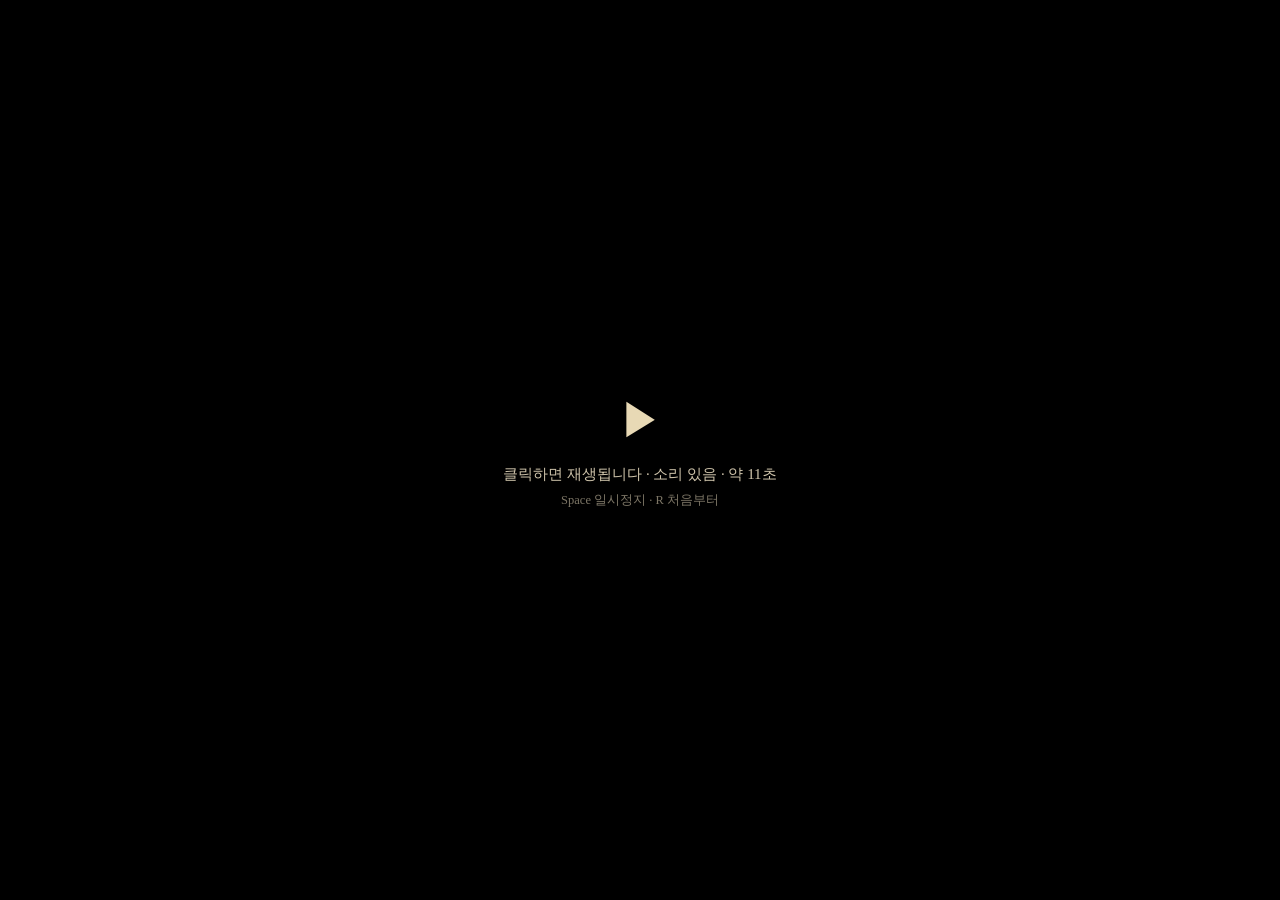
<file: skills/code-video/assets/template.html>
<!doctype html>
<html lang="ko">
<head>
<meta charset="utf-8">
<meta name="viewport" content="width=device-width,initial-scale=1">
<title>TITLE</title>
<style>
  html,body{margin:0;height:100%;background:#000;overflow:hidden}
  canvas{position:absolute;left:50%;top:50%;transform:translate(-50%,-50%)}
  #ui{position:fixed;inset:0;display:grid;place-items:center;background:#000;color:#cfc4ab;
      font:15px/1.7 "Apple SD Gothic Neo","Malgun Gothic",serif;text-align:center;cursor:pointer;user-select:none}
  #ui b{display:block;font-size:40px;margin-bottom:6px;color:#e8d9b5}
  #ui small{color:#7d7666}
  #ui.hide{display:none}
</style>
</head>
<body>
<canvas id="c" width="960" height="720"></canvas>
<div id="ui"><div id="msg">그림을 그리는 중…</div></div>
<script>
'use strict';
/* =====================================================================
   코드 영상 템플릿 — 손그림 셀 애니메이션 엔진
   구조: ① 도구  ② 배경 미리 칠하기  ③ 셀 캐릭터  ④ 효과  ⑤ 컷(SHOTS)
         ⑥ 필름 질감  ⑦ 소리  ⑧ 재생 제어
   점검: 주소 끝에 #t=12.5 → 그 시점 정지 화면 / window.renderAt(t)
   ===================================================================== */
const W=960,H=720,FPS=24;           // 4:3 = OVA·레이저디스크 느낌. 16:9가 필요하면 W=1280,H=720
const cv=document.getElementById('c'),X=cv.getContext('2d');
function fit(){const s=Math.min(innerWidth/W,innerHeight/H);cv.style.width=W*s+'px';cv.style.height=H*s+'px';}
addEventListener('resize',fit);fit();

/* ---------- ① 도구 ---------- */
const mk=(w,h)=>{const c=document.createElement('canvas');c.width=Math.max(1,w|0);c.height=Math.max(1,h|0);return c;};
const S=mk(W,H),SX=S.getContext('2d');       // 장면은 여기에 그리고, 마지막에 필름 처리해서 X로
const HL=mk(W/4,H/4),HLX=HL.getContext('2d');
const MK=mk(W,H),MKX=MK.getContext('2d');    // 필터·마스크용 임시 캔버스 (한 번만 필터!)
const clamp=(v,a=0,b=1)=>Math.max(a,Math.min(b,v));
const lerp=(a,b,t)=>a+(b-a)*t;
const ease=t=>t<.5?2*t*t:1-Math.pow(-2*t+2,2)/2;
const eout=t=>1-Math.pow(1-t,3);
const seg=(t,a,b)=>clamp((t-a)/(b-a));
function hash(n){const s=Math.sin(n*12.9898+78.233)*43758.5453;return s-Math.floor(s);}
function mulberry(a){return function(){a|=0;a=a+0x6D2B79F5|0;let t=Math.imul(a^a>>>15,1|a);t=t+Math.imul(t^t>>>7,61|t)^t;return((t^t>>>14)>>>0)/4294967296;};}
let R=mulberry(1);const seed=n=>{R=mulberry(n);};const rnd=(a=0,b=1)=>a+(b-a)*R();
let DS=0; // 그림 번호 = floor(frame/2). 선 떨림·빗줄기 등 "다시 그린" 요소는 DS로 바뀜 (on twos)

function hex(h){h=h.replace('#','');return[parseInt(h.slice(0,2),16),parseInt(h.slice(2,4),16),parseInt(h.slice(4,6),16)];}
const arr=c=>typeof c==='string'?hex(c):c;
const rgb=(a,al)=>al==null?`rgb(${a[0]|0},${a[1]|0},${a[2]|0})`:`rgba(${a[0]|0},${a[1]|0},${a[2]|0},${al})`;
function mix(a,b,t){a=arr(a);b=arr(b);return[lerp(a[0],b[0],t),lerp(a[1],b[1],t),lerp(a[2],b[2],t)];}
function vary(c,v){c=arr(c);const k=rnd(-v,v)*255;return rgb([c[0]+k+rnd(-v,v)*60,c[1]+k+rnd(-v,v)*60,c[2]+k+rnd(-v,v)*60]);}

// 경로: 숫자 평면 배열 [x0,y0,x1,y1,...]
function bz(x0,y0,x1,y1,x2,y2,x3,y3,n=12){const o=[];for(let i=0;i<=n;i++){const t=i/n,u=1-t;o.push(u*u*u*x0+3*u*u*t*x1+3*u*t*t*x2+t*t*t*x3,u*u*u*y0+3*u*u*t*y1+3*u*t*t*y2+t*t*t*y3);}return o;}
function ar(cx,cy,rx,ry,a0,a1,n=16){const o=[];for(let i=0;i<=n;i++){const a=a0+(a1-a0)*i/n;o.push(cx+Math.cos(a)*rx,cy+Math.sin(a)*ry);}return o;}
const J=(...a)=>[].concat(...a);
function trace(c,p,closed=true){c.beginPath();c.moveTo(p[0],p[1]);for(let i=2;i<p.length;i+=2)c.lineTo(p[i],p[i+1]);if(closed)c.closePath();}
function fill(c,p,col){trace(c,p);c.fillStyle=typeof col==='string'?col:rgb(col);c.fill();}
function bbox(p){let a=1e9,b=1e9,c2=-1e9,d=-1e9;for(let i=0;i<p.length;i+=2){a=Math.min(a,p[i]);c2=Math.max(c2,p[i]);b=Math.min(b,p[i+1]);d=Math.max(d,p[i+1]);}return{x:a,y:b,w:c2-a,h:d-b};}
function blob(x,y,rx,ry,n=16,ir=.2,flat=true){const o=[];for(let i=0;i<n;i++){const a=i/n*Math.PI*2;const r=1+(rnd()-.5)*2*ir;let yy=Math.sin(a)*ry*r;if(flat&&yy>0)yy*=.5;o.push(x+Math.cos(a)*rx*r,y+yy);}return o;}
function shift(p,dx,dy){return p.map((v,i)=>v+(i%2?dy:dx));}

/* 손으로 그린 선: 구간마다 굵기 변화 + 그림 번호(DS)마다 미세한 떨림.
   바깥 실루엣 w≈3, 안쪽 디테일 w≈1~1.5. 빛 받는 가장자리는 col에 주황/하늘색 = 색 홀드 선 */
function ink(c,p,w=2,col='#120b14',o={}){
  const amp=o.boil??.55,sd=o.s??p.length*1.7;
  const q=new Array(p.length);
  for(let i=0;i<p.length;i++)q[i]=p[i]+(hash(sd+i*7.31+DS*13.7)-.5)*2*amp;
  if(o.closed)q.push(q[0],q[1]);
  const m=q.length/2;c.strokeStyle=col;c.lineCap='round';c.lineJoin='round';
  for(let i=0;i<m-1;i++){
    let ww=w*(.72+.56*hash(sd+i*3.7+DS*.37));
    if(o.taper){const t=i/Math.max(1,m-2);ww*=.3+.7*Math.sin(Math.PI*clamp(t*.92+.04));}
    c.lineWidth=Math.max(.3,ww);c.beginPath();c.moveTo(q[2*i],q[2*i+1]);c.lineTo(q[2*i+2],q[2*i+3]);c.stroke();
  }
}
/* 포스터컬러 붓질 채우기 (배경 전용 — 미리 칠할 때만 쓰기. 매 프레임 쓰면 느림) */
function paint(c,p,col,o={}){
  c.save();trace(c,p);c.fillStyle=typeof col==='string'?col:rgb(col);c.fill();c.clip();
  const b=bbox(p);const n=Math.min(o.max??5000,(b.w*b.h)/(o.area??220)*(o.d??1));const ang=o.a??0;
  c.lineCap='round';
  for(let i=0;i<n;i++){
    const x=rnd(b.x-10,b.x+b.w+10),y=rnd(b.y-10,b.y+b.h+10);
    const a=ang+rnd(-(o.aj??.35),o.aj??.35),L=rnd(o.l0??6,o.l1??20);
    c.globalAlpha=rnd(o.al0??.12,o.al1??.4);c.strokeStyle=vary(col,o.v??.05);c.lineWidth=rnd(o.w0??1.5,o.w1??5);
    c.beginPath();c.moveTo(x,y);c.quadraticCurveTo(x+Math.cos(a)*L*.5+rnd(-2,2),y+Math.sin(a)*L*.5+rnd(-2,2),x+Math.cos(a)*L,y+Math.sin(a)*L);c.stroke();
  }
  c.restore();c.globalAlpha=1;
}
function glow(c,x,y,r,col,a=1){const g=c.createRadialGradient(x,y,0,x,y,r);const k=arr(col);g.addColorStop(0,rgb(k,a));g.addColorStop(.35,rgb(k,a*.35));g.addColorStop(1,rgb(k,0));c.fillStyle=g;c.fillRect(x-r,y-r,r*2,r*2);}
const PAPER=(()=>{const c=mk(256,256),g=c.getContext('2d'),d=g.createImageData(256,256);for(let i=0;i<d.data.length;i+=4){const v=128+(Math.random()-.5)*60+(Math.random()<.02?-40:0);d.data[i]=d.data[i+1]=d.data[i+2]=v;d.data[i+3]=255;}g.putImageData(d,0,0);return c;})();
function paper(g,x,y,w,h,a=.08){g.save();g.globalCompositeOperation='overlay';g.globalAlpha=a;g.fillStyle=g.createPattern(PAPER,'repeat');g.fillRect(x,y,w,h);g.restore();}

/* ---------- ② 배경 레이어 (월드 좌표, 시작할 때 한 번만 칠함) ---------- */
function layer(x0,x1,y0,y1,bs,fn){const c=mk((x1-x0)*bs,(y1-y0)*bs),g=c.getContext('2d');g.setTransform(bs,0,0,bs,-x0*bs,-y0*bs);fn(g);g.setTransform(1,0,0,1,0,0);paper(g,0,0,c.width,c.height,.07);return{c,x0,x1,y0,y1};}
// f: 시차 계수 (먼 하늘 .2, 먼 마을 .5, 중경 .8, 근경 1). 레이어는 화면보다 넉넉히 넓게 칠할 것
function drawL(c,L,f,cx,cy,REFX=W/2,REFY=H/2){const ox=(cx-REFX)*(1-f),oy=(cy-REFY)*(1-f)*.6;c.drawImage(L.c,L.x0+ox,L.y0+oy,L.x1-L.x0,L.y1-L.y0);}
function camSet(c,cx,cy,z){c.setTransform(z,0,0,z,W/2-cx*z,H/2-cy*z);}  // 촬영대 카메라
const camLerp=(t,a,b,A,B,e=ease)=>{const u=e(seg(t,a,b));return{x:lerp(A.x,B.x,u),y:lerp(A.y,B.y,u),z:lerp(A.z,B.z,u)};};

let SKY,HILLS;   // ← 장면에 맞게 바꾸기
function makeSky(){return layer(-300,W+300,-200,H+100,.6,g=>{seed(31);
  const gr=g.createLinearGradient(0,-200,0,H);gr.addColorStop(0,'#04060d');gr.addColorStop(.6,'#122042');gr.addColorStop(1,'#2a3256');g.fillStyle=gr;g.fillRect(-300,-200,W+600,H+300);
  for(let i=0;i<220;i++){g.fillStyle=`rgba(235,240,255,${rnd(.2,.9)})`;g.beginPath();g.arc(rnd(-300,W+300),rnd(-200,H*.6),rnd(.4,1.3),0,7);g.fill();}
  glow(g,700,140,360,'#f2b766',.4);paint(g,ar(700,140,44,44,0,7,36),'#fff0c6',{l0:6,l1:14,w0:2,w1:5,area:30});
  for(let i=0;i<20;i++){const x=rnd(-300,W+300),y=rnd(-100,380);if(Math.hypot(x-700,y-140)<160)continue;const p=blob(x,y,rnd(90,260),rnd(26,60),22,.15);const dx=700-x,dy=140-y,d=Math.hypot(dx,dy);
    paint(g,p,mix('#262b4a','#b48c62',clamp(1-d/700)*.6),{area:200});paint(g,shift(p,-dx/d*12,-dy/d*12),mix('#0d1430','#1d2850',R()),{area:160,l0:14,l1:40,w0:4,w1:10});}
});}
function makeHills(){return layer(-300,W+300,300,H+100,1,g=>{seed(5);
  const hill=[-300,H+100];for(let x=-300;x<=W+300;x+=30)hill.push(x,520+Math.sin(x*.006)*40+Math.sin(x*.017)*14);hill.push(W+300,H+100);
  paint(g,hill,'#0b111f',{a:-.2,l0:10,l1:30,area:120});
  for(let i=0;i<40;i++){const x=rnd(-200,W+200),y=rnd(560,660);g.fillStyle=rgb(mix('#f7b257','#ffd88c',R()));g.fillRect(x,y,4,5);glow(g,x+2,y+2,10,'#ffb158',.3);}
});}

/* ---------- ③ 셀 캐릭터 (매 프레임 그리되 DS로 on twos) ----------
   규칙: 단색 면 + 딱 떨어지는 그림자 1~2단 + 잉크 선 + 빛 쪽 색 홀드 선.
   복잡한 정적 부분은 선 떨림 3종을 미리 그려 두고 CARV[DS%3]처럼 번갈아 쓰면 빠름 */
function drawLantern(c,x,y,s,t){  // 예시 캐릭터: 날아오르는 종이 등불
  c.save();c.translate(x,y);c.scale(s,s);c.rotate(Math.sin(Math.floor(t*12)/12*2)*.06);
  const body=J(ar(0,0,22,30,-Math.PI/2,Math.PI/2,12),ar(0,0,22,30,Math.PI/2,Math.PI*1.5,12));
  fill(c,body,'#e9a95a');fill(c,ar(-6,0,14,28,Math.PI/2,Math.PI*1.5,10).concat([-6,-28]),'#b9773a');   // 그림자 1단
  c.globalCompositeOperation='lighter';glow(c,0,6,60,'#ffcf7d',.55);c.globalCompositeOperation='source-over';
  ink(c,body,2.6,'#2a140c',{closed:1,s:1});ink(c,[-22,-2,22,-2],1,'#2a140c',{s:2});ink(c,[-18,14,18,14],1,'#2a140c',{s:3});
  ink(c,ar(0,0,22,30,-1.2,.4,8),1.2,'#ff9a44',{s:4,boil:.3});                                          // 색 홀드 선
  c.restore();
}

/* ---------- ④ 효과: 모두 손그림 획 (파티클 시스템 느낌 금지) ---------- */
function rain(c,o={}){const n=o.n??220,ang=o.ang??.22,al=o.al??1,sd=DS;c.lineCap='round';
  for(let i=0;i<n;i++){const near=i<n*.22,x=hash(i*1.31+sd*.71)*(W+160)-80,y=hash(i*2.17+sd*1.13)*(H+120)-60;const L=(near?44:20)*(.6+hash(i*3.3+sd)*.8);
    let col=near?'190,210,240':'150,175,215',a=(near?.42:.26)*al;
    if(o.gold){const d=Math.hypot(x-o.gold.x,y-o.gold.y);if(d<o.gold.r){col='255,206,120';a=Math.min(1,a*2.4*(1-d/o.gold.r)+a);}}
    c.strokeStyle=`rgba(${col},${a})`;c.lineWidth=near?1.7:1;c.beginPath();c.moveTo(x,y);c.lineTo(x-ang*L,y+L);c.stroke();}
  if(o.splash!=null){for(let i=0;i<(o.sn??30);i++){const x=hash(i*5.1+sd*.37)*W,y=o.splash+hash(i*6.7+sd*.91)*(H-o.splash);const s=.6+hash(i)*1.2;c.strokeStyle=`rgba(190,210,240,${.45*al})`;c.lineWidth=1;c.beginPath();c.moveTo(x-4*s,y);c.lineTo(x-6*s,y-5*s);c.moveTo(x,y-1);c.lineTo(x,y-7*s);c.moveTo(x+4*s,y);c.lineTo(x+6*s,y-5*s);c.stroke();}}}
function sparkBurst(c,x,y,amt,sd,scale=1){c.globalCompositeOperation='lighter';
  for(let i=0;i<14*amt;i++){const a=hash(sd+i*1.7)*Math.PI*2,L=(6+hash(sd+i*2.3)*26)*scale;const x2=x+Math.cos(a)*L,y2=y+Math.sin(a)*L*.7+L*.3;
    c.strokeStyle=i%3?'rgba(255,214,120,.9)':'rgba(170,230,255,.95)';c.lineWidth=(i%3?1.6:1.1)*scale;c.beginPath();c.moveTo(x,y);c.lineTo((x+x2)/2+(hash(i+sd)-.5)*6*scale,(y+y2)/2);c.lineTo(x2,y2);c.stroke();}
  glow(c,x,y,40*scale,'#ffe6a8',.6*amt);c.globalCompositeOperation='source-over';}
// 꼬리(불꽃·빛 자국): 과거 시점 위치를 다시 계산해서 이어 그림 → 상태 저장 없이 어느 시점이든 같은 그림
function trail(c,posAt,t,n=12){c.globalCompositeOperation='lighter';for(let k=1;k<=n;k++){const p=posAt(t-k*.05);const a=1-k/(n+1),fall=k*k*.35;c.strokeStyle=`rgba(255,${200-k*6},${120-k*6},${a})`;c.lineWidth=2.2*a+.5;c.beginPath();c.moveTo(p.x,p.y+fall);c.lineTo(p.x-6,p.y+fall+4);c.stroke();}c.globalCompositeOperation='source-over';}

/* ---------- ⑤ 컷 목록: [시작, 끝, 그리는 함수(t)] ---------- */
const lanternPos=t=>({x:lerp(300,640,eout(seg(t,0,10))),y:lerp(620,200,ease(seg(t,0,10)))});
function shotWide(t){const c=SX;c.setTransform(1,0,0,1,0,0);c.fillStyle='#000';c.fillRect(0,0,W,H);
  const cam=camLerp(t,0,5,{x:W/2,y:H/2+20,z:1},{x:W/2+30,y:H/2,z:1.06});camSet(c,cam.x,cam.y,cam.z);
  drawL(c,SKY,.2,cam.x,cam.y);drawL(c,HILLS,1,cam.x,cam.y);
  const tc=Math.floor(t*12)/12,p=lanternPos(tc);trail(c,lanternPos,t,8);drawLantern(c,p.x,p.y,1,t);
  c.setTransform(1,0,0,1,0,0);rain(c,{n:160,al:.6,gold:{...lanternPos(t),r:140}});}
function shotClose(t){const c=SX;c.setTransform(1,0,0,1,0,0);
  const tc=Math.floor(t*12)/12,p=lanternPos(tc);const cam={x:p.x,y:p.y-20,z:2.6};camSet(c,cam.x,cam.y,cam.z);
  drawL(c,SKY,.2,cam.x,cam.y);drawLantern(c,p.x,p.y,1,t);c.setTransform(1,0,0,1,0,0);rain(c,{n:120,al:.5,gold:{x:W/2,y:H/2+20,r:220}});}
const SHOTS=[[0,5,shotWide],[5,10,shotClose]];
const END=10.5;

/* ---------- ⑥ 필름 질감 ---------- */
const GRAIN=[];for(let k=0;k<8;k++){const g=mk(W/2,H/2),gx=g.getContext('2d'),d=gx.createImageData(g.width,g.height);for(let i=0;i<d.data.length;i+=4){const v=128+(Math.random()-.5)*230;d.data[i]=d.data[i+1]=d.data[i+2]=v;d.data[i+3]=255;}gx.putImageData(d,0,0);GRAIN.push(g);}
const VIG=(()=>{const g=X.createRadialGradient(W/2,H/2,H*.35,W/2,H/2,H*.85);g.addColorStop(0,'rgba(0,0,0,0)');g.addColorStop(1,'rgba(0,0,0,.6)');return g;})();
function film(frame,fade){
  X.setTransform(1,0,0,1,0,0);X.globalCompositeOperation='source-over';X.globalAlpha=1;X.fillStyle='#000';X.fillRect(0,0,W,H);
  const wx=(hash(frame*1.7)-.5)*1.6,wy=(hash(frame*2.3)-.5)*1.4;                 // 게이트 흔들림
  X.filter='blur(.5px) saturate(1.06)';X.drawImage(S,wx,wy);X.filter='none';          // 필름 전사 부드러움
  HLX.setTransform(1,0,0,1,0,0);HLX.clearRect(0,0,HL.width,HL.height);HLX.filter='contrast(2.4) brightness(.85) blur(5px)';HLX.drawImage(S,0,0,HL.width,HL.height);HLX.filter='none';
  X.globalCompositeOperation='screen';X.globalAlpha=.6;X.drawImage(HL,wx,wy,W,H);X.globalAlpha=1;   // 할레이션
  X.fillStyle='rgb(16,14,24)';X.fillRect(0,0,W,H);                                    // 들뜬 검정
  X.globalCompositeOperation='soft-light';X.fillStyle='rgba(255,222,186,.14)';X.fillRect(0,0,W,H);   // 색 틀어짐
  X.globalCompositeOperation='overlay';X.globalAlpha=.17;X.drawImage(GRAIN[frame%GRAIN.length],0,0,W,H);X.globalAlpha=1;
  X.globalCompositeOperation='source-over';X.fillStyle=VIG;X.fillRect(0,0,W,H);
  X.fillStyle=`rgba(0,0,0,${hash(frame*.913)*.04})`;X.fillRect(0,0,W,H);           // 노출 깜빡임
  if(hash(frame*3.1)>.82){X.fillStyle='rgba(230,220,200,.5)';X.beginPath();X.ellipse(hash(frame)*W,hash(frame*2)*H,1.5,1,0,0,7);X.fill();}
  if(fade>0){X.fillStyle=`rgba(0,0,0,${fade})`;X.fillRect(0,0,W,H);}
}
function render(t){
  const frame=Math.floor(t*FPS);DS=Math.floor(frame/2);
  const shot=SHOTS.find(s=>t>=s[0]&&t<s[1])||SHOTS[SHOTS.length-1];shot[2](t);
  film(frame,Math.max(1-seg(t,0,1.2),seg(t,END-1.2,END)));
}

/* ---------- ⑦ 소리 (Web Audio 합성) ---------- */
let AC=null,t0=0,NB=null,MASTER=null,REV=null,state='load';
function mkNoise(sec){const b=AC.createBuffer(2,AC.sampleRate*sec,AC.sampleRate);for(let ch=0;ch<2;ch++){const d=b.getChannelData(ch);let l=0;for(let i=0;i<d.length;i++){const w=Math.random()*2-1;l=(l+.02*w)/1.02;d[i]=w*.85+l*3;}}return b;}
function mkImpulse(sec){const b=AC.createBuffer(2,AC.sampleRate*sec,AC.sampleRate);for(let ch=0;ch<2;ch++){const d=b.getChannelData(ch);for(let i=0;i<d.length;i++)d[i]=(Math.random()*2-1)*Math.pow(1-i/d.length,2.6);}return b;}
function out(rev=0,pan=0){const g=AC.createGain(),p=AC.createStereoPanner();p.pan.value=pan;g.connect(p);p.connect(MASTER);if(rev){const s=AC.createGain();s.gain.value=rev;g.connect(s);s.connect(REV);}return g;}
// 잡음 기반: 비·바람·천둥·딸깍·찢어짐·불꽃
function nz(at,dur,o={}){const s=AC.createBufferSource();s.buffer=NB;const f=AC.createBiquadFilter();f.type=o.type||'bandpass';f.frequency.setValueAtTime(o.f||1000,at);if(o.f2)f.frequency.exponentialRampToValueAtTime(o.f2,at+dur);f.Q.value=o.q??1;const g=AC.createGain();g.gain.setValueAtTime(0,at);g.gain.linearRampToValueAtTime(o.vol??.3,at+(o.a??.005));g.gain.exponentialRampToValueAtTime(.0001,at+dur);s.connect(f);f.connect(g);g.connect(out(o.rev||0,o.pan||0));s.start(at,Math.random()*3);s.stop(at+dur+.1);}
// 음 기반: 종·멜로디·패드·끼익·모터
function osc(at,dur,o={}){const s=AC.createOscillator();s.type=o.type||'sine';s.frequency.setValueAtTime(o.f||440,at);if(o.f2)s.frequency.exponentialRampToValueAtTime(o.f2,at+dur);s.detune.value=o.det||0;const g=AC.createGain();const a=o.a??.01,r=o.r??dur*.6;g.gain.setValueAtTime(0,at);g.gain.linearRampToValueAtTime(o.vol??.1,at+a);g.gain.setValueAtTime(o.vol??.1,at+Math.max(a,dur-r));g.gain.exponentialRampToValueAtTime(.0001,at+dur);let node=s;if(o.lp){const f=AC.createBiquadFilter();f.type='lowpass';f.frequency.value=o.lp;s.connect(f);node=f;}node.connect(g);g.connect(out(o.rev||0,o.pan||0));s.start(at);s.stop(at+dur+.05);}
const mtof=m=>440*Math.pow(2,(m-69)/12);
function bell(at,f0=1180){for(const [k,a] of [[1,.16],[2.32,.08],[2.76,.07],[4.1,.04],[5.4,.03]])osc(at,2.4,{f:f0*k,vol:a,a:.002,r:2.3,rev:.5});}
function pad(at,dur,notes,vol=.025,lp=1200){for(const n of notes)for(const det of [-7,7])osc(at,dur+1.6,{type:'sawtooth',f:mtof(n),det,vol,a:1.4,r:1.8,lp,rev:.4});}
function buildAudio(){
  AC=new (window.AudioContext||window.webkitAudioContext)();NB=mkNoise(4);
  MASTER=AC.createGain();MASTER.gain.value=.85;const comp=AC.createDynamicsCompressor();comp.threshold.value=-16;comp.ratio.value=4;MASTER.connect(comp);comp.connect(AC.destination);
  REV=AC.createConvolver();REV.buffer=mkImpulse(3.2);const rg=AC.createGain();rg.gain.value=.55;REV.connect(rg);rg.connect(MASTER);
  const T=AC.currentTime+.2;t0=T;   // 화면 시계 = AC.currentTime - t0 → 소리와 그림이 항상 맞음
  // 계속 흐르는 빗소리: 시간표대로 크기 조절
  {const s=AC.createBufferSource();s.buffer=NB;s.loop=true;const h=AC.createBiquadFilter();h.type='highpass';h.frequency.value=700;const g=AC.createGain();g.gain.value=0;s.connect(h);h.connect(g);g.connect(MASTER);s.start(T);
   for(const [tt,v] of [[0,0],[1.2,.25],[9,.2],[END,0]])g.gain.linearRampToValueAtTime(v,T+tt);}
  pad(T+1,4,[50,57,62,65,69]);pad(T+5,5,[46,53,57,62,65]);
  bell(T+5);for(const [a,n] of [[6,76],[7,79],[8,81]])osc(T+a,1.6,{type:'triangle',f:mtof(n),vol:.05,a:.03,rev:.5});
}

/* ---------- ⑧ 재생 제어 ---------- */
const ui=document.getElementById('ui'),msg=document.getElementById('msg');
let lastFrame=-1,mute=false,tStartPerf=0;
function clock(){if(AC&&!mute)return AC.currentTime-t0;return (performance.now()-tStartPerf)/1000;}
function loop(){if(state!=='play')return;const t=clock();if(t>=END){state='end';ui.classList.remove('hide');msg.innerHTML='<b>↻</b>다시 보기';return;}
  const f=Math.floor(Math.max(0,t)*FPS);if(f!==lastFrame){lastFrame=f;render(Math.max(0,t));}requestAnimationFrame(loop);}
function start(){if(AC){try{AC.close();}catch(e){}}try{buildAudio();mute=false;}catch(e){mute=true;tStartPerf=performance.now();}
  state='play';lastFrame=-1;ui.classList.add('hide');requestAnimationFrame(loop);}
ui.addEventListener('click',()=>{if(state==='ready'||state==='end')start();});
addEventListener('keydown',e=>{if(e.code==='Space'&&state==='play'&&AC){e.preventDefault();if(AC.state==='running')AC.suspend();else AC.resume();}if(e.key==='r'||e.key==='R'){if(state!=='load')start();}});
window.renderAt=t=>{render(t);};   // 점검 스크립트가 사용
setTimeout(()=>{
  SKY=makeSky();HILLS=makeHills();  // ← 배경을 여기서 미리 칠함
  const m=location.hash.match(/t=([\d.]+)/);
  if(m){ui.classList.add('hide');render(parseFloat(m[1]));state='still';return;}
  state='ready';msg.innerHTML=`<b>▶</b>클릭하면 재생됩니다 · 소리 있음 · 약 ${Math.round(END)}초<br><small>Space 일시정지 · R 처음부터</small>`;
},30);
</script>
</body>
</html>
</file>
<file: assets/guide.css>
/* 한음쌤의 영상 실습 도우미 — 공용 스타일 (캐릭터 공방과 같은 색·글꼴) */
:root{
  --bg:#EEF1F6; --surface:#FFFFFF; --sunk:#F6F8FB; --ink:#152036; --muted:#5A6680; --line:#D6DCE7;
  --accent:#2E57E8; --accent-ink:#FFFFFF; --mark:#FFD94A; --mark-ink:#3A2E00; --ok:#1F8A5B; --warn:#B4541A;
  --bubble:#E7ECFA;
  --f-display:"Black Han Sans","IBM Plex Sans KR",system-ui,sans-serif;
  --f-body:"IBM Plex Sans KR","Apple SD Gothic Neo","Malgun Gothic",system-ui,sans-serif;
  --f-mono:"IBM Plex Mono",ui-monospace,monospace;
  --r:14px;
  color-scheme:light;
}
*{box-sizing:border-box}
[hidden]{display:none!important}
html{scroll-behavior:smooth}
body{margin:0;background:var(--bg);color:var(--ink);font:16px/1.65 var(--f-body);-webkit-text-size-adjust:100%}
a{color:var(--accent)}
img{max-width:100%}
mark{background:var(--mark);color:var(--mark-ink);padding:0 .15em;border-radius:4px}

/* ── 상단 내비게이션 ── */
.topbar{position:sticky;top:0;z-index:20;background:rgba(255,255,255,.94);backdrop-filter:blur(8px);border-bottom:1px solid var(--line)}
.topbar-in{max-width:1180px;margin:0 auto;padding:10px 16px;display:flex;align-items:center;gap:16px;flex-wrap:wrap}
.brand{font:20px var(--f-display);color:var(--ink);text-decoration:none;white-space:nowrap}
.brand b{color:var(--accent);font-weight:400}
.steps{display:flex;gap:6px;flex-wrap:wrap;margin:0;padding:0;list-style:none}
.steps a{display:flex;align-items:center;gap:6px;padding:6px 12px;border-radius:999px;text-decoration:none;color:var(--muted);font-size:14px;font-weight:500;border:1px solid transparent}
.steps a:hover{background:var(--sunk)}
.steps a .n{display:inline-grid;place-items:center;width:20px;height:20px;border-radius:50%;background:var(--line);color:var(--ink);font:12px var(--f-mono)}
.steps a[aria-current="page"]{background:var(--accent);color:var(--accent-ink)}
.steps a[aria-current="page"] .n{background:#fff;color:var(--accent)}

/* ── 레이아웃 ── */
.wrap{max-width:1180px;margin:0 auto;padding:28px 16px 64px}
.hero{padding:12px 0 8px}
.eyebrow{font:500 13px var(--f-mono);letter-spacing:.06em;color:var(--accent);text-transform:uppercase}
h1{font:400 clamp(30px,5vw,46px)/1.2 var(--f-display);margin:6px 0 10px}
h2{font:400 26px/1.3 var(--f-display);margin:0 0 12px}
h2 small{font:500 14px var(--f-body);color:var(--muted);margin-left:8px}
h3{font-size:18px;margin:0 0 6px}
.lede{font-size:18px;color:var(--muted);max-width:760px;margin:0}
section{margin-top:36px}
.grid2{display:grid;grid-template-columns:minmax(0,1fr) minmax(0,1fr);gap:20px}
.split{display:grid;grid-template-columns:minmax(0,420px) minmax(0,1fr);gap:24px;align-items:start}
.split > .sticky{position:sticky;top:76px;max-height:calc(100vh - 92px);overflow:auto}
@media (max-width:900px){.grid2,.split{grid-template-columns:minmax(0,1fr)}.split > .sticky{position:static;max-height:none;overflow:visible}}

/* ── 카드 ── */
.card{background:var(--surface);border:1px solid var(--line);border-radius:var(--r);padding:20px}
.card + .card{margin-top:16px}
.card-title{display:flex;align-items:center;gap:10px;margin-bottom:10px}
.badge{display:inline-grid;place-items:center;min-width:28px;height:28px;padding:0 8px;border-radius:8px;background:var(--accent);color:#fff;font:600 14px var(--f-mono)}
.tag{display:inline-block;padding:2px 8px;border-radius:6px;background:var(--bubble);color:var(--accent);font-size:12px;font-weight:600}
.muted{color:var(--muted)}
.small{font-size:14px}

/* ── 폼 ── */
label.f{display:block;font-weight:600;font-size:15px;margin:16px 0 6px}
label.f:first-child{margin-top:0}
label.f span{font-weight:400;color:var(--muted);font-size:13px;margin-left:6px}
input[type=text],input[type=number],textarea,select{width:100%;font:15px/1.5 var(--f-body);color:var(--ink);background:var(--sunk);border:1px solid var(--line);border-radius:10px;padding:10px 12px}
textarea{resize:vertical;min-height:90px}
input:focus,textarea:focus,select:focus{outline:2px solid var(--accent);outline-offset:1px;background:#fff}
.chips{display:flex;flex-wrap:wrap;gap:6px}
.chips input{position:absolute;opacity:0;pointer-events:none}
.chips label{padding:7px 12px;border:1px solid var(--line);border-radius:999px;background:var(--surface);font-size:14px;cursor:pointer;user-select:none}
.chips input:checked + label{background:var(--accent);border-color:var(--accent);color:#fff}
.chips input:focus-visible + label{outline:2px solid var(--accent);outline-offset:2px}

/* ── 버튼 ── */
.btn{display:inline-flex;align-items:center;gap:6px;font:600 14px var(--f-body);padding:9px 16px;border-radius:10px;border:1px solid var(--accent);background:var(--accent);color:#fff;cursor:pointer;text-decoration:none}
.btn.ghost{background:var(--surface);color:var(--accent)}
.btn.sm{padding:5px 10px;font-size:13px}
.btn.done{background:var(--ok);border-color:var(--ok);color:#fff}
.row{display:flex;gap:8px;flex-wrap:wrap;align-items:center}

/* ── 프롬프트 출력 ── */
.out{position:relative;background:var(--sunk);border:1px dashed var(--line);border-radius:10px;padding:14px 14px 12px;margin-top:8px}
.out pre{margin:0;white-space:pre-wrap;word-break:keep-all;overflow-wrap:anywhere;font:14px/1.7 var(--f-mono)}
.out-head{display:flex;justify-content:space-between;align-items:center;gap:8px;margin-bottom:6px}
.out-head b{font-size:14px}

/* ── 안내 상자 ── */
.note{border-left:4px solid var(--accent);background:var(--bubble);padding:12px 16px;border-radius:0 10px 10px 0;font-size:15px}
.note.warn{border-color:var(--warn);background:#FBEFE6}
.note.ok{border-color:var(--ok);background:#E6F4EC}
ol.flow{counter-reset:s;list-style:none;padding:0;margin:0}
ol.flow > li{counter-increment:s;position:relative;padding:0 0 18px 44px}
ol.flow > li::before{content:counter(s);position:absolute;left:0;top:0;width:30px;height:30px;border-radius:50%;background:var(--mark);color:var(--mark-ink);display:grid;place-items:center;font:600 14px var(--f-mono)}
ol.flow > li:not(:last-child)::after{content:"";position:absolute;left:14px;top:32px;bottom:2px;width:2px;background:var(--line)}

/* ── 표 ── */
.tbl{width:100%;border-collapse:collapse;font-size:15px;background:var(--surface)}
.tbl th,.tbl td{border:1px solid var(--line);padding:10px 12px;text-align:left;vertical-align:top}
.tbl th{background:var(--sunk);font-weight:600}
.tbl-wrap{overflow-x:auto;border-radius:var(--r);-webkit-overflow-scrolling:touch}
.tbl-wrap .tbl{min-width:680px}

/* ── 단계 이동 ── */
.pager{display:flex;justify-content:space-between;gap:12px;margin-top:48px;padding-top:20px;border-top:1px solid var(--line)}
.pager a{flex:1;max-width:48%;padding:14px 18px;border-radius:var(--r);background:var(--surface);border:1px solid var(--line);text-decoration:none;color:var(--ink)}
.pager a small{display:block;color:var(--muted);font-size:13px}
.pager a.next{text-align:right;margin-left:auto}
footer{text-align:center;color:var(--muted);font-size:13px;padding:24px 16px 40px}

/* ── 체크리스트 ── */
.check{list-style:none;padding:0;margin:0}
.check li{border-bottom:1px solid var(--line)}
.check label{display:flex;gap:10px;padding:10px 4px;cursor:pointer}
.check input{width:18px;height:18px;margin-top:4px;accent-color:var(--ok);flex:none}
.check input:checked + span{color:var(--muted);text-decoration:line-through}
.progress{height:8px;background:var(--line);border-radius:99px;overflow:hidden;margin:8px 0 4px}
.progress i{display:block;height:100%;background:var(--ok);width:0;transition:width .3s}
</file>
